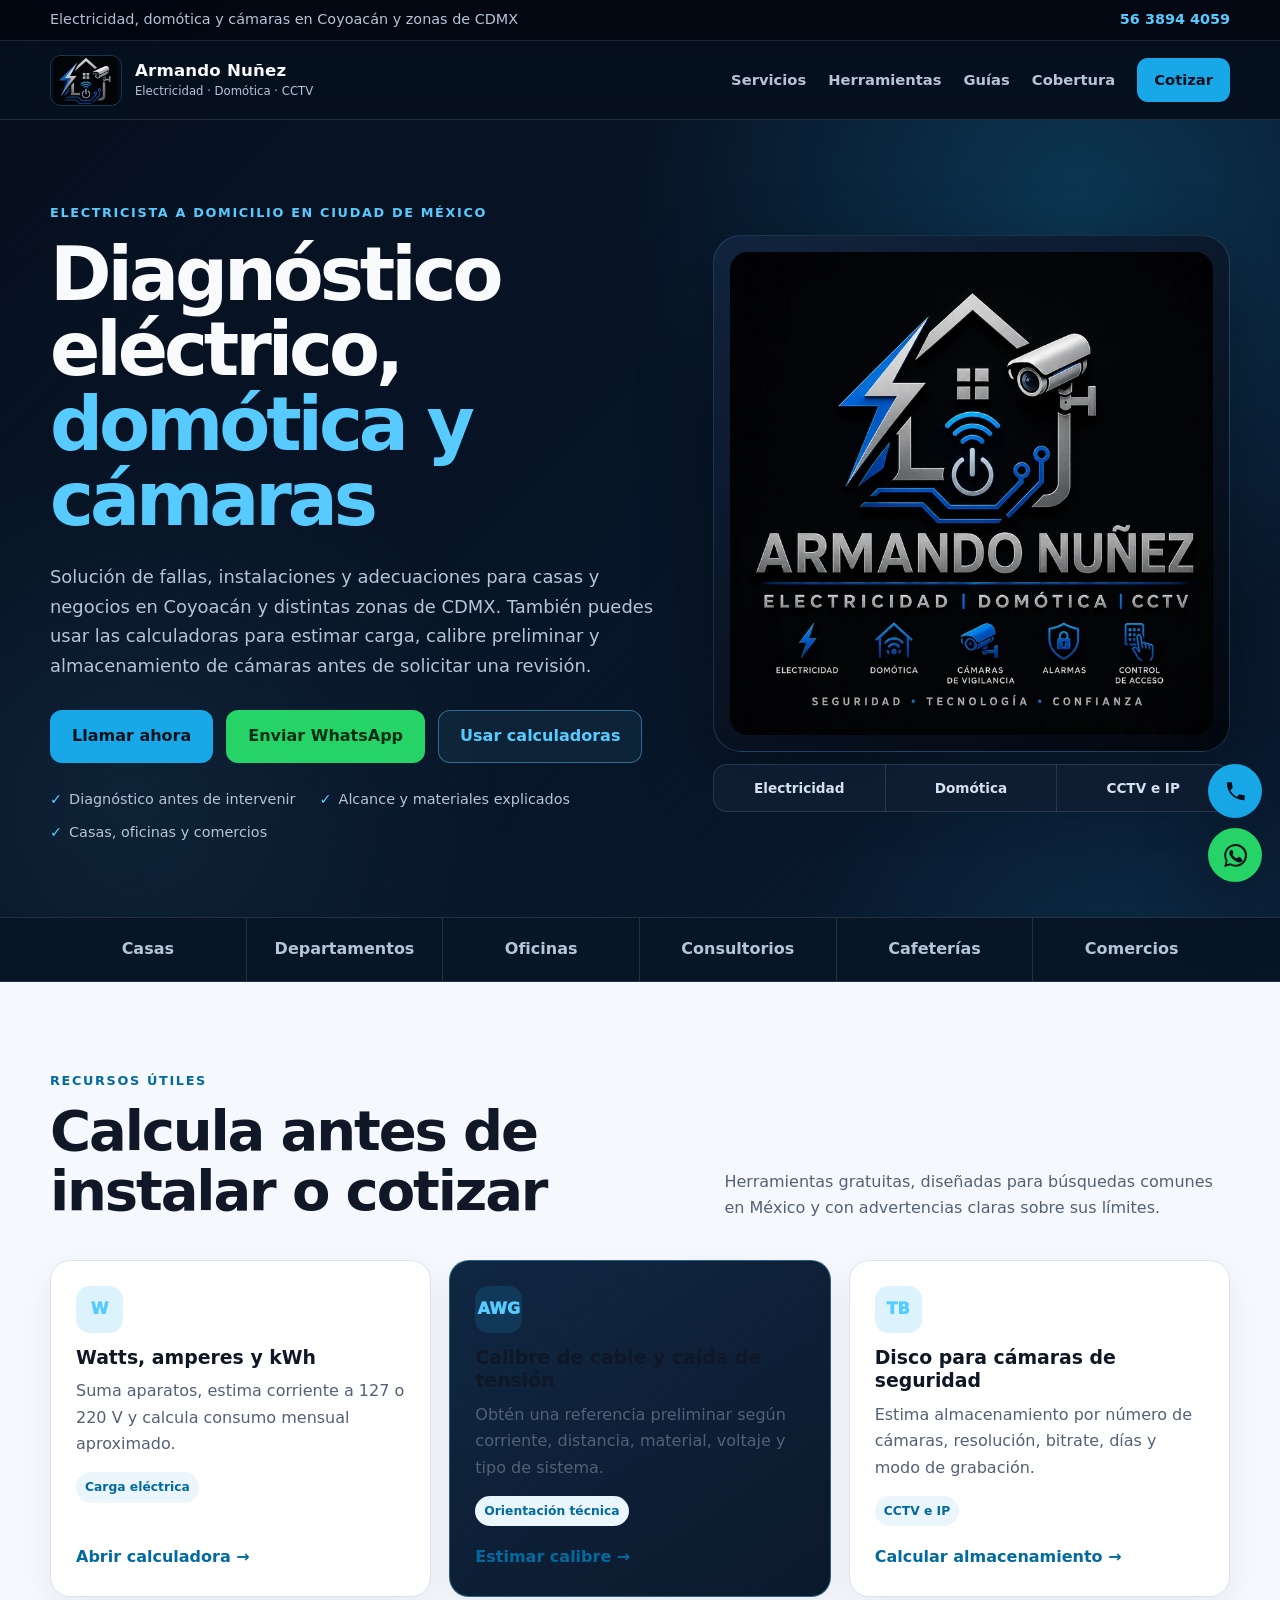
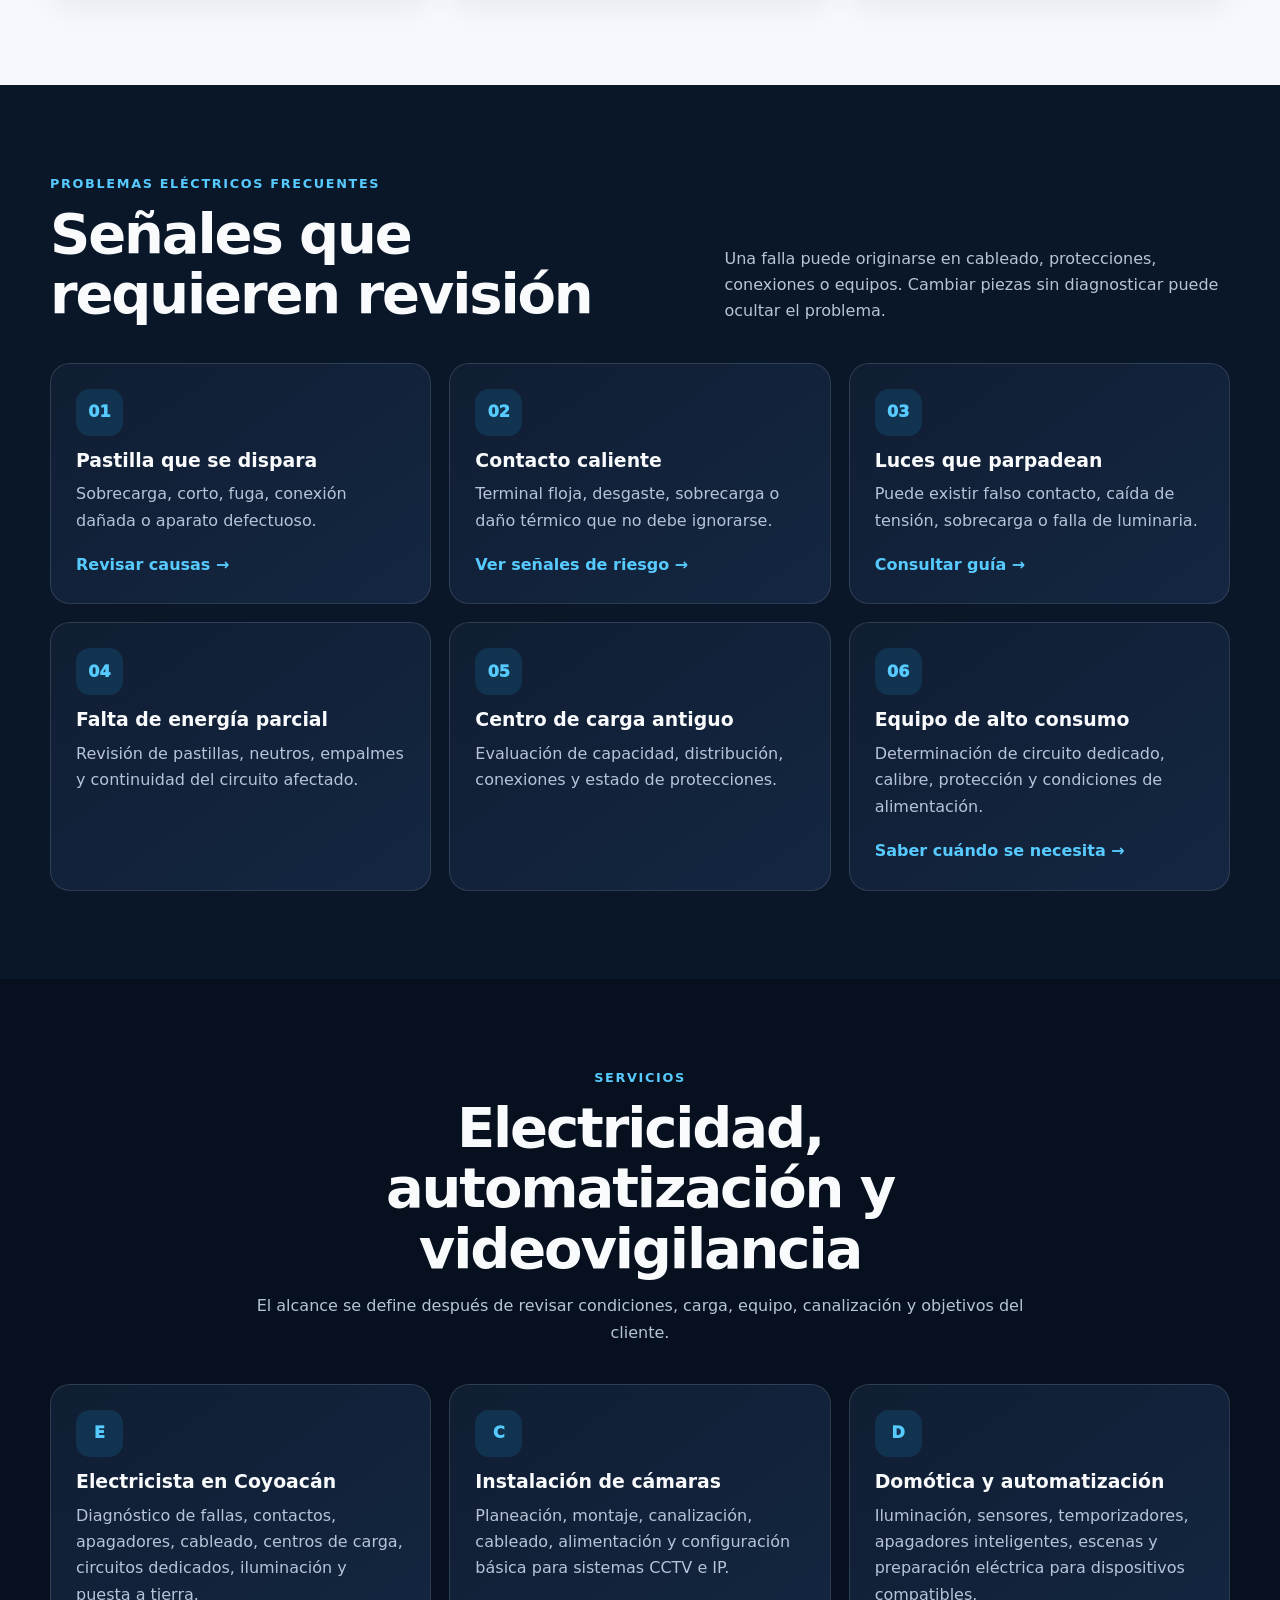
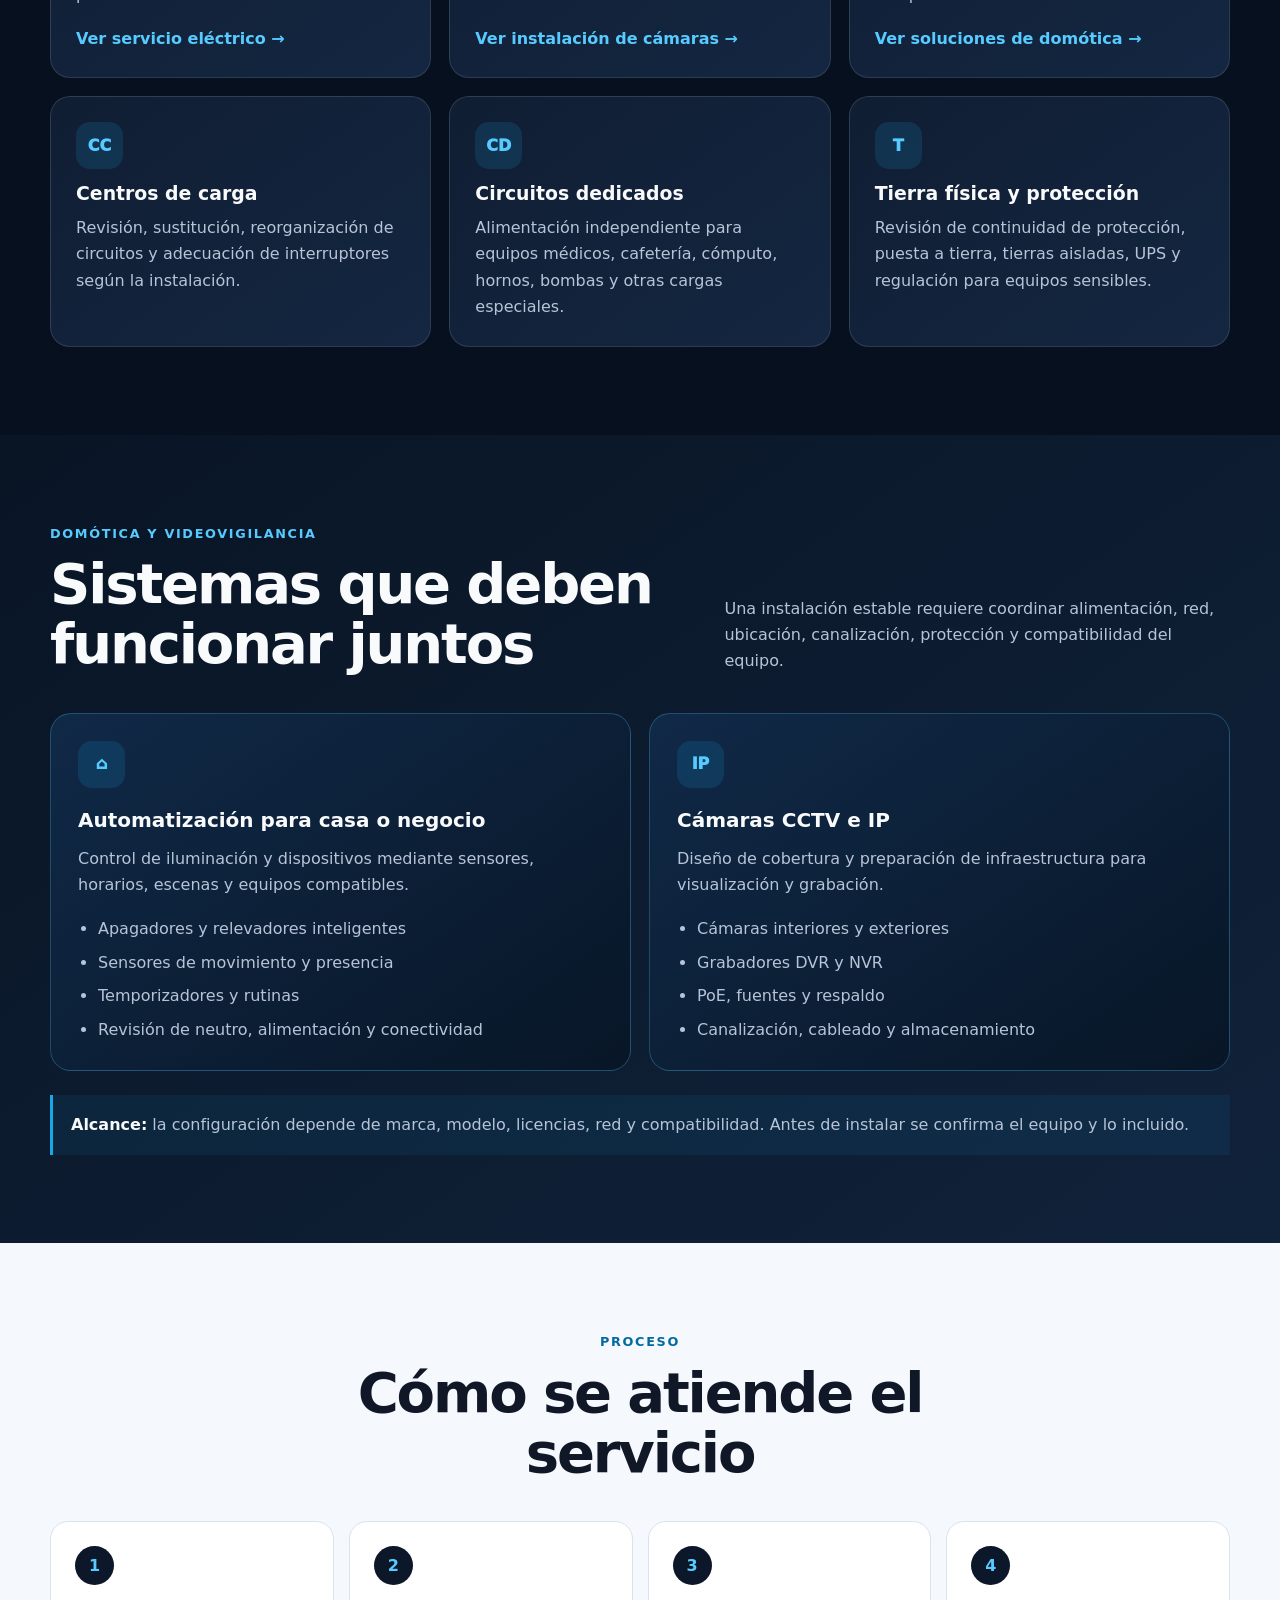
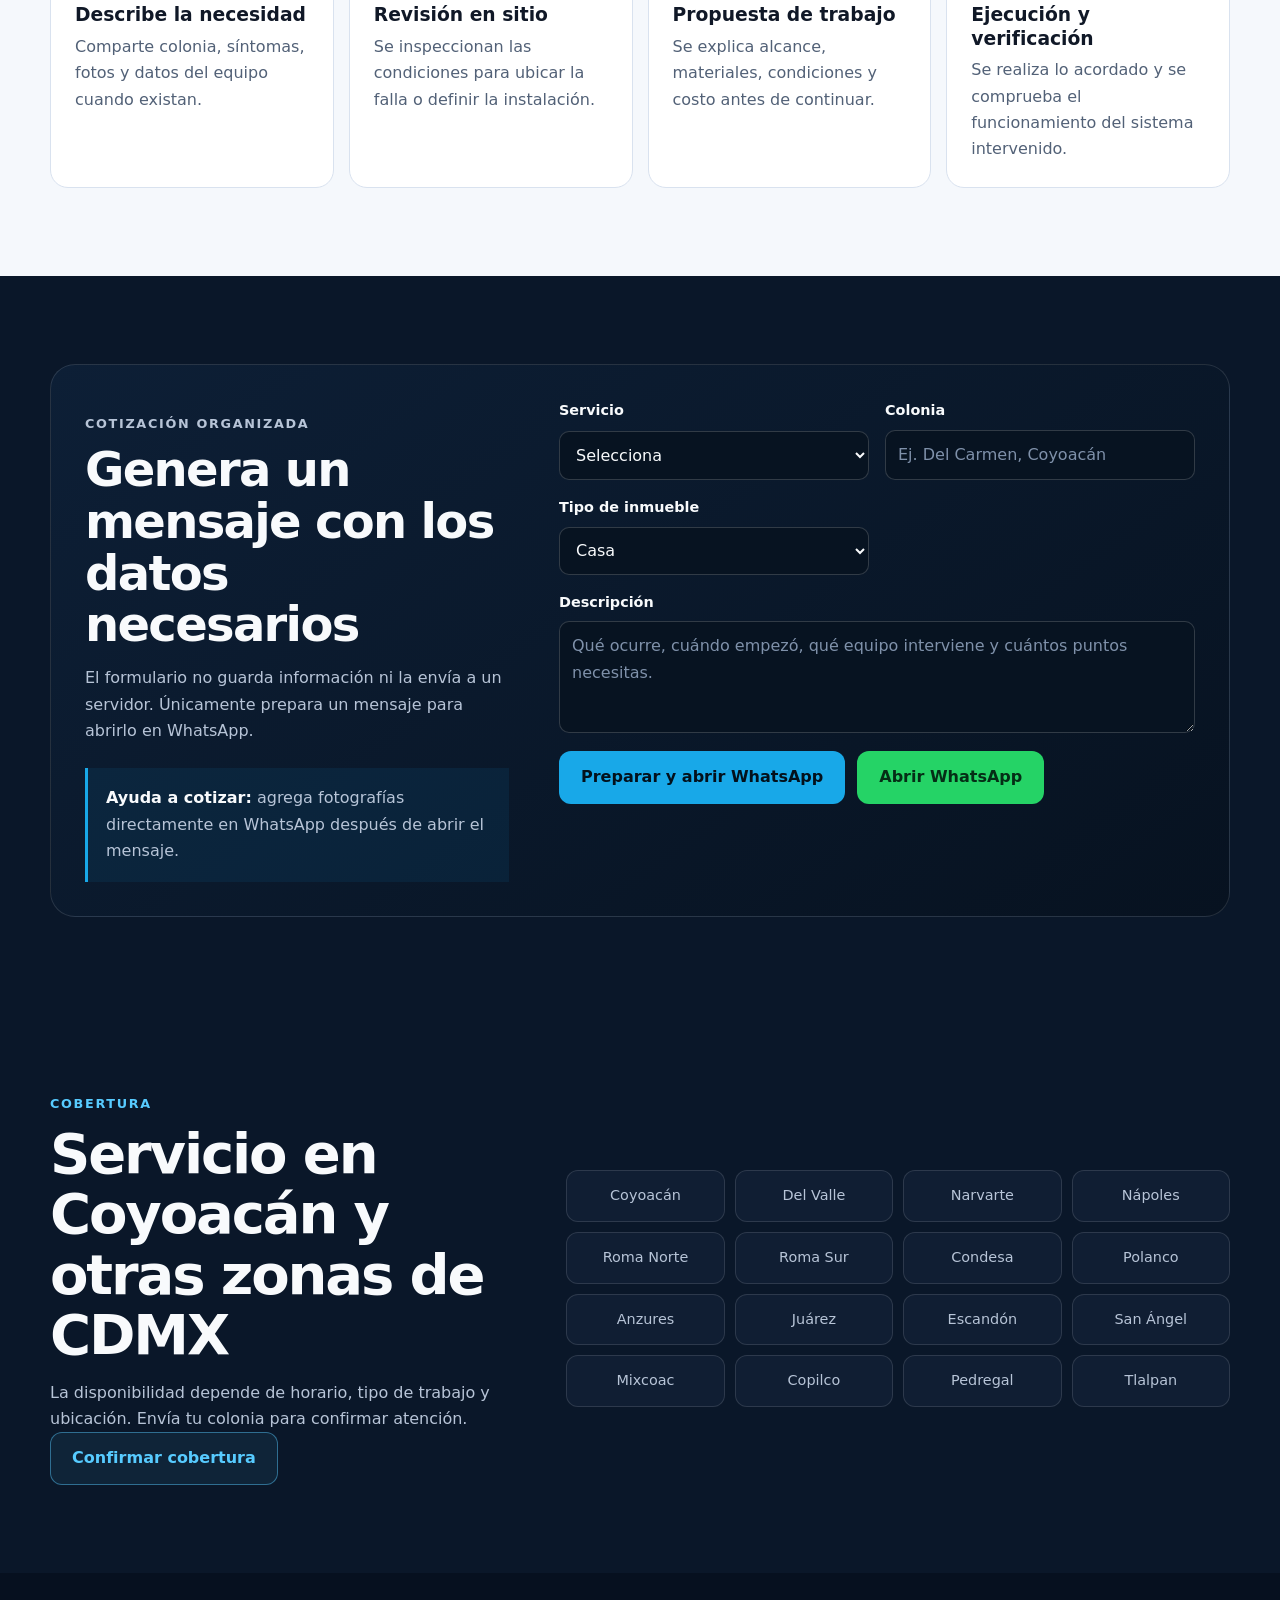
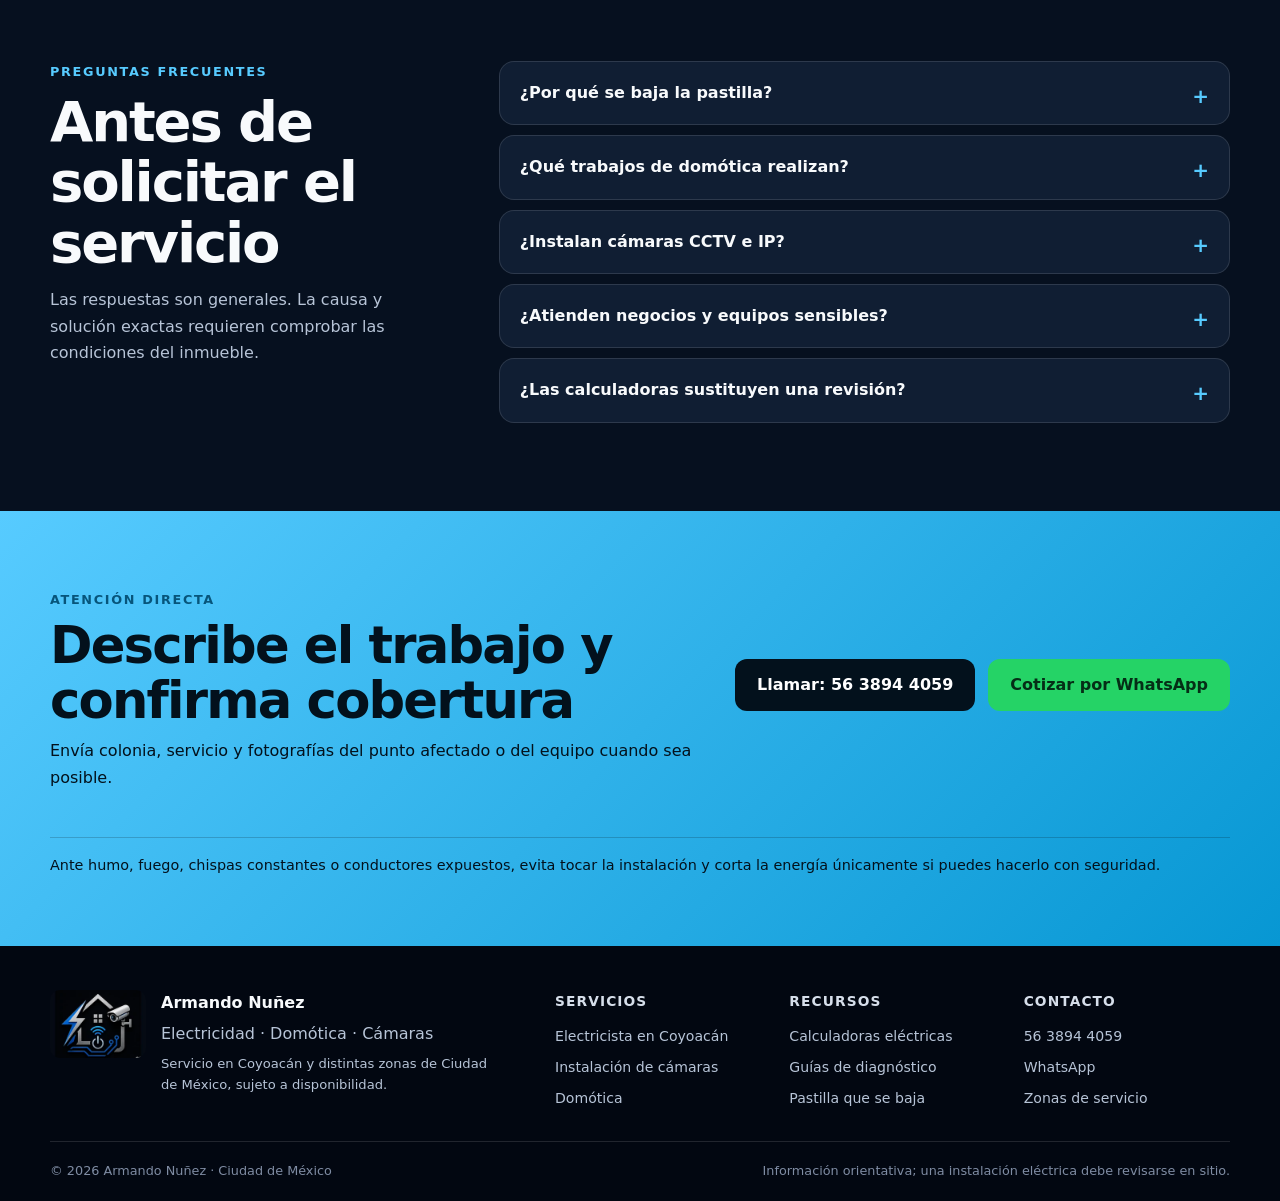
<file: index.html>
<!DOCTYPE html>
<html lang="es-MX">
<head>
  <!-- Google tag (gtag.js): Google Analytics 4 + Google Ads -->
  <script async src="https://www.googletagmanager.com/gtag/js?id=G-HE82QC0JTR"></script>
  <script>
    window.dataLayer = window.dataLayer || [];
    function gtag(){dataLayer.push(arguments);}
    gtag('js', new Date());

    // Google Analytics 4
    gtag('config', 'G-HE82QC0JTR');

    // Google Ads
    gtag('config', 'AW-804083603');
  </script>
  <meta charset="UTF-8">
  <meta name="viewport" content="width=device-width, initial-scale=1, viewport-fit=cover">
  <title>Electricista en Coyoacán y CDMX | Domótica y Cámaras</title>
  <meta name="description" content="Electricista en Coyoacán y CDMX: fallas, instalaciones, centros de carga, circuitos dedicados, domótica y cámaras. Calculadoras y guías gratuitas.">
  <meta name="robots" content="index,follow,max-image-preview:large,max-snippet:-1,max-video-preview:-1">
  <meta name="theme-color" content="#07101f">
  <meta name="format-detection" content="telephone=yes">
  <link rel="canonical" href="https://armando-np.github.io/armando-np.github.io-electricista-coyoacan-/">
  <link rel="icon" href="assets/favicon.svg" type="image/svg+xml">
  <link rel="apple-touch-icon" href="assets/icon-192.png">
  <link rel="manifest" href="site.webmanifest">
  <link rel="preload" href="assets/logo-armando-nunez.webp" as="image" type="image/webp">
  <link rel="stylesheet" href="assets/styles.css">
  <meta property="og:type" content="website">
  <meta property="og:locale" content="es_MX">
  <meta property="og:site_name" content="Armando Nuñez | Electricidad, Domótica y CCTV">
  <meta property="og:title" content="Electricista en Coyoacán y CDMX | Domótica y Cámaras">
  <meta property="og:description" content="Electricista en Coyoacán y CDMX: fallas, instalaciones, centros de carga, circuitos dedicados, domótica y cámaras. Calculadoras y guías gratuitas.">
  <meta property="og:url" content="https://armando-np.github.io/armando-np.github.io-electricista-coyoacan-/">
  <meta property="og:image" content="https://armando-np.github.io/armando-np.github.io-electricista-coyoacan-/assets/og-image.webp">
  <meta property="og:image:width" content="1200">
  <meta property="og:image:height" content="630">
  <meta property="og:image:alt" content="Armando Nuñez: electricidad, domótica y cámaras de vigilancia">
  <meta name="twitter:card" content="summary_large_image">
  <script type="application/ld+json">
{
  "@context": "https://schema.org",
  "@type": "Electrician",
  "@id": "https://armando-np.github.io/armando-np.github.io-electricista-coyoacan-/#negocio",
  "name": "Armando Nuñez | Electricidad, Domótica y CCTV",
  "url": "https://armando-np.github.io/armando-np.github.io-electricista-coyoacan-/",
  "logo": "https://armando-np.github.io/armando-np.github.io-electricista-coyoacan-/assets/logo-armando-nunez.webp",
  "image": "https://armando-np.github.io/armando-np.github.io-electricista-coyoacan-/assets/og-image.webp",
  "telephone": "+52 56 3894 4059",
  "description": "Diagnóstico, reparación e instalación eléctrica, domótica e instalación de cámaras de seguridad para casas y negocios en Coyoacán y otras zonas de Ciudad de México.",
  "areaServed": [
    "Coyoacán",
    "Del Valle",
    "Narvarte",
    "Nápoles",
    "Roma Norte",
    "Roma Sur",
    "Condesa",
    "Polanco",
    "Anzures",
    "Juárez",
    "Escandón",
    "San Ángel",
    "Mixcoac",
    "Copilco",
    "Pedregal",
    "Tlalpan"
  ],
  "serviceType": [
    "Diagnóstico de fallas eléctricas",
    "Reparación de cortocircuitos",
    "Instalaciones eléctricas",
    "Centros de carga",
    "Tierras físicas y aisladas",
    "Circuitos para equipos sensibles",
    "Domótica y automatización",
    "Instalación de cámaras de seguridad CCTV e IP"
  ],
  "priceRange": "$$"
}
</script>
  <script type="application/ld+json">
{
  "@context": "https://schema.org",
  "@type": "WebSite",
  "@id": "https://armando-np.github.io/armando-np.github.io-electricista-coyoacan-/#website",
  "url": "https://armando-np.github.io/armando-np.github.io-electricista-coyoacan-/",
  "name": "Armando Nuñez | Electricidad, Domótica y CCTV",
  "inLanguage": "es-MX",
  "publisher": {
    "@id": "https://armando-np.github.io/armando-np.github.io-electricista-coyoacan-/#negocio"
  }
}
</script>
  <script type="application/ld+json">
{
  "@context": "https://schema.org",
  "@type": "FAQPage",
  "mainEntity": [
    {
      "@type": "Question",
      "name": "¿Por qué se baja la pastilla eléctrica?",
      "acceptedAnswer": {
        "@type": "Answer",
        "text": "Puede deberse a sobrecarga, cortocircuito, fuga, una conexión defectuosa o un aparato con falla. No conviene aumentar la capacidad de la protección sin revisar conductor y carga."
      }
    },
    {
      "@type": "Question",
      "name": "¿Instalan cámaras de seguridad CCTV e IP?",
      "acceptedAnswer": {
        "@type": "Answer",
        "text": "Sí. El servicio puede incluir planeación de ubicación, canalización, cableado, alimentación, montaje y configuración básica, según el equipo y el alcance acordado."
      }
    },
    {
      "@type": "Question",
      "name": "¿Qué trabajos de domótica realizan?",
      "acceptedAnswer": {
        "@type": "Answer",
        "text": "Automatización de iluminación, sensores, temporizadores, apagadores inteligentes y rutinas compatibles, previa revisión de alimentación, conectividad y sistema elegido."
      }
    },
    {
      "@type": "Question",
      "name": "¿En qué zonas ofrecen servicio?",
      "acceptedAnswer": {
        "@type": "Answer",
        "text": "Se atiende Coyoacán y, sujeto a disponibilidad, otras zonas de Ciudad de México como Del Valle, Narvarte, Nápoles, Roma, Condesa, San Ángel, Mixcoac, Copilco y Tlalpan."
      }
    }
  ]
}
</script>
</head><body>
  <a class="skip-link" href="#contenido">Saltar al contenido</a>
  <div class="utility-bar">
    <div class="container utility-content">
      <span>Electricidad, domótica y cámaras en Coyoacán y zonas de CDMX</span>
      <a class="track-call" href="tel:+525638944059">56 3894 4059</a>
    </div>
  </div>
  <header class="site-header" id="inicio">
    <div class="container nav-wrap">
      <a class="brand" href="./" aria-label="Ir a la página principal">
        <img src="assets/brand-emblem.webp" width="72" height="51" alt="" aria-hidden="true">
        <span>
          <strong>Armando Nuñez</strong>
          <small>Electricidad · Domótica · CCTV</small>
        </span>
      </a>
      <button class="menu-button" type="button" aria-expanded="false" aria-controls="main-nav">
        <span class="menu-icon" aria-hidden="true"></span>
        <span>Menú</span>
      </button>
      <nav id="main-nav" class="main-nav" aria-label="Navegación principal">
        <a href="servicios/electricista-coyoacan.html">Servicios</a>
        <a href="herramientas/">Herramientas</a>
        <a href="guias/">Guías</a>
        <a href="./#zonas">Cobertura</a>
        <a class="nav-cta" href="./#cotizar">Cotizar</a>
      </nav>
    </div>
  </header>
  <main id="contenido">
    <section class="hero">
      <div class="container hero-grid">
        <div>
          <p class="eyebrow">Electricista a domicilio en Ciudad de México</p>
          <h1>Diagnóstico eléctrico, <span>domótica y cámaras</span></h1>
          <p class="hero-lead">
            Solución de fallas, instalaciones y adecuaciones para casas y negocios en Coyoacán y distintas zonas de CDMX.
            También puedes usar las calculadoras para estimar carga, calibre preliminar y almacenamiento de cámaras antes de solicitar una revisión.
          </p>
          <div class="hero-actions">
            <a class="button button-primary track-call" href="tel:+525638944059">Llamar ahora</a>
            <a class="button button-whatsapp track-whatsapp"
               href="https://wa.me/525638944059?text=Hola%2C%20necesito%20una%20cotizaci%C3%B3n.%20Mi%20colonia%20es%3A%20"
               target="_blank" rel="noopener noreferrer">Enviar WhatsApp</a>
            <a class="button button-secondary" href="herramientas/">Usar calculadoras</a>
          </div>
          <ul class="trust-list" aria-label="Características del servicio">
            <li>Diagnóstico antes de intervenir</li>
            <li>Alcance y materiales explicados</li>
            <li>Casas, oficinas y comercios</li>
          </ul>
        </div>
        <div class="hero-visual">
          <div class="logo-panel">
            <img src="assets/logo-armando-nunez.webp" width="760" height="760"
                 alt="Armando Nuñez, servicios de electricidad, domótica y cámaras de vigilancia" fetchpriority="high">
          </div>
          <div class="hero-service-strip" aria-label="Servicios principales">
            <span>Electricidad</span><span>Domótica</span><span>CCTV e IP</span>
          </div>
        </div>
      </div>
    </section>

    <section class="quick-proof" aria-label="Tipos de clientes">
      <div class="container proof-grid">
        <span>Casas</span><span>Departamentos</span><span>Oficinas</span>
        <span>Consultorios</span><span>Cafeterías</span><span>Comercios</span>
      </div>
    </section>

    <section class="section section-light" aria-labelledby="recursos-title">
      <div class="container">
        <div class="section-heading split-heading">
          <div>
            <p class="section-label">Recursos útiles</p>
            <h2 id="recursos-title">Calcula antes de instalar o cotizar</h2>
          </div>
          <p>Herramientas gratuitas, diseñadas para búsquedas comunes en México y con advertencias claras sobre sus límites.</p>
        </div>
        <div class="card-grid">
          <article class="tool-card">
            <div class="card-icon">W</div>
            <h3>Watts, amperes y kWh</h3>
            <p>Suma aparatos, estima corriente a 127 o 220 V y calcula consumo mensual aproximado.</p>
            <span class="card-meta">Carga eléctrica</span>
            <a class="card-link" href="herramientas/calculadora-consumo-electrico.html">Abrir calculadora</a>
          </article>
          <article class="tool-card featured">
            <div class="card-icon">AWG</div>
            <h3>Calibre de cable y caída de tensión</h3>
            <p>Obtén una referencia preliminar según corriente, distancia, material, voltaje y tipo de sistema.</p>
            <span class="card-meta">Orientación técnica</span>
            <a class="card-link" href="herramientas/calculadora-calibre-cable.html">Estimar calibre</a>
          </article>
          <article class="tool-card">
            <div class="card-icon">TB</div>
            <h3>Disco para cámaras de seguridad</h3>
            <p>Estima almacenamiento por número de cámaras, resolución, bitrate, días y modo de grabación.</p>
            <span class="card-meta">CCTV e IP</span>
            <a class="card-link" href="herramientas/calculadora-almacenamiento-cctv.html">Calcular almacenamiento</a>
          </article>
        </div>
      </div>
    </section>

    <section id="problemas" class="section section-dark">
      <div class="container">
        <div class="section-heading split-heading">
          <div>
            <p class="section-label">Problemas eléctricos frecuentes</p>
            <h2>Señales que requieren revisión</h2>
          </div>
          <p>Una falla puede originarse en cableado, protecciones, conexiones o equipos. Cambiar piezas sin diagnosticar puede ocultar el problema.</p>
        </div>
        <div class="card-grid">
          <article class="feature-card"><div class="card-index">01</div><h3>Pastilla que se dispara</h3><p>Sobrecarga, corto, fuga, conexión dañada o aparato defectuoso.</p><a class="card-link" href="guias/por-que-se-baja-la-pastilla.html">Revisar causas</a></article>
          <article class="feature-card"><div class="card-index">02</div><h3>Contacto caliente</h3><p>Terminal floja, desgaste, sobrecarga o daño térmico que no debe ignorarse.</p><a class="card-link" href="guias/contacto-caliente.html">Ver señales de riesgo</a></article>
          <article class="feature-card"><div class="card-index">03</div><h3>Luces que parpadean</h3><p>Puede existir falso contacto, caída de tensión, sobrecarga o falla de luminaria.</p><a class="card-link" href="guias/luces-parpadean.html">Consultar guía</a></article>
          <article class="feature-card"><div class="card-index">04</div><h3>Falta de energía parcial</h3><p>Revisión de pastillas, neutros, empalmes y continuidad del circuito afectado.</p></article>
          <article class="feature-card"><div class="card-index">05</div><h3>Centro de carga antiguo</h3><p>Evaluación de capacidad, distribución, conexiones y estado de protecciones.</p></article>
          <article class="feature-card"><div class="card-index">06</div><h3>Equipo de alto consumo</h3><p>Determinación de circuito dedicado, calibre, protección y condiciones de alimentación.</p><a class="card-link" href="guias/circuito-dedicado.html">Saber cuándo se necesita</a></article>
        </div>
      </div>
    </section>

    <section id="servicios" class="section">
      <div class="container">
        <div class="section-heading centered">
          <p class="section-label">Servicios</p>
          <h2>Electricidad, automatización y videovigilancia</h2>
          <p>El alcance se define después de revisar condiciones, carga, equipo, canalización y objetivos del cliente.</p>
        </div>
        <div class="card-grid">
          <article class="service-card">
            <div class="card-icon">E</div>
            <h3>Electricista en Coyoacán</h3>
            <p>Diagnóstico de fallas, contactos, apagadores, cableado, centros de carga, circuitos dedicados, iluminación y puesta a tierra.</p>
            <a class="card-link" href="servicios/electricista-coyoacan.html">Ver servicio eléctrico</a>
          </article>
          <article class="service-card">
            <div class="card-icon">C</div>
            <h3>Instalación de cámaras</h3>
            <p>Planeación, montaje, canalización, cableado, alimentación y configuración básica para sistemas CCTV e IP.</p>
            <a class="card-link" href="servicios/instalacion-camaras-coyoacan.html">Ver instalación de cámaras</a>
          </article>
          <article class="service-card">
            <div class="card-icon">D</div>
            <h3>Domótica y automatización</h3>
            <p>Iluminación, sensores, temporizadores, apagadores inteligentes, escenas y preparación eléctrica para dispositivos compatibles.</p>
            <a class="card-link" href="servicios/domotica-coyoacan.html">Ver soluciones de domótica</a>
          </article>
          <article class="service-card">
            <div class="card-icon">CC</div>
            <h3>Centros de carga</h3>
            <p>Revisión, sustitución, reorganización de circuitos y adecuación de interruptores según la instalación.</p>
          </article>
          <article class="service-card">
            <div class="card-icon">CD</div>
            <h3>Circuitos dedicados</h3>
            <p>Alimentación independiente para equipos médicos, cafetería, cómputo, hornos, bombas y otras cargas especiales.</p>
          </article>
          <article class="service-card">
            <div class="card-icon">T</div>
            <h3>Tierra física y protección</h3>
            <p>Revisión de continuidad de protección, puesta a tierra, tierras aisladas, UPS y regulación para equipos sensibles.</p>
          </article>
        </div>
      </div>
    </section>

    <section class="section section-soft">
      <div class="container">
        <div class="section-heading split-heading">
          <div>
            <p class="section-label">Domótica y videovigilancia</p>
            <h2>Sistemas que deben funcionar juntos</h2>
          </div>
          <p>Una instalación estable requiere coordinar alimentación, red, ubicación, canalización, protección y compatibilidad del equipo.</p>
        </div>
        <div class="smart-grid">
          <article class="smart-card featured">
            <div class="card-icon">⌂</div>
            <h3>Automatización para casa o negocio</h3>
            <p>Control de iluminación y dispositivos mediante sensores, horarios, escenas y equipos compatibles.</p>
            <ul>
              <li>Apagadores y relevadores inteligentes</li>
              <li>Sensores de movimiento y presencia</li>
              <li>Temporizadores y rutinas</li>
              <li>Revisión de neutro, alimentación y conectividad</li>
            </ul>
          </article>
          <article class="smart-card featured">
            <div class="card-icon">IP</div>
            <h3>Cámaras CCTV e IP</h3>
            <p>Diseño de cobertura y preparación de infraestructura para visualización y grabación.</p>
            <ul>
              <li>Cámaras interiores y exteriores</li>
              <li>Grabadores DVR y NVR</li>
              <li>PoE, fuentes y respaldo</li>
              <li>Canalización, cableado y almacenamiento</li>
            </ul>
          </article>
        </div>
        <div class="scope-note"><strong>Alcance:</strong> la configuración depende de marca, modelo, licencias, red y compatibilidad. Antes de instalar se confirma el equipo y lo incluido.</div>
      </div>
    </section>

    <section class="section section-light">
      <div class="container">
        <div class="section-heading centered">
          <p class="section-label">Proceso</p>
          <h2>Cómo se atiende el servicio</h2>
        </div>
        <ol class="process-list">
          <li><span>1</span><h3>Describe la necesidad</h3><p>Comparte colonia, síntomas, fotos y datos del equipo cuando existan.</p></li>
          <li><span>2</span><h3>Revisión en sitio</h3><p>Se inspeccionan las condiciones para ubicar la falla o definir la instalación.</p></li>
          <li><span>3</span><h3>Propuesta de trabajo</h3><p>Se explica alcance, materiales, condiciones y costo antes de continuar.</p></li>
          <li><span>4</span><h3>Ejecución y verificación</h3><p>Se realiza lo acordado y se comprueba el funcionamiento del sistema intervenido.</p></li>
        </ol>
      </div>
    </section>

    <section id="cotizar" class="section section-dark">
      <div class="container quote-panel">
        <div class="quote-copy">
          <p class="section-label">Cotización organizada</p>
          <h2>Genera un mensaje con los datos necesarios</h2>
          <p>El formulario no guarda información ni la envía a un servidor. Únicamente prepara un mensaje para abrirlo en WhatsApp.</p>
          <div class="notice"><strong>Ayuda a cotizar:</strong> agrega fotografías directamente en WhatsApp después de abrir el mensaje.</div>
        </div>
        <form id="quote-form" aria-label="Preparar solicitud de cotización">
          <div class="form-grid">
            <div class="field">
              <label for="quote-service">Servicio</label>
              <select id="quote-service" name="servicio" required>
                <option value="">Selecciona</option>
                <option>Falla eléctrica</option>
                <option>Instalación o cableado</option>
                <option>Centro de carga</option>
                <option>Circuito dedicado</option>
                <option>Domótica</option>
                <option>Cámaras de seguridad</option>
                <option>Otro</option>
              </select>
            </div>
            <div class="field">
              <label for="quote-colony">Colonia</label>
              <input id="quote-colony" name="colonia" autocomplete="address-level3" placeholder="Ej. Del Carmen, Coyoacán" required>
            </div>
            <div class="field">
              <label for="quote-property">Tipo de inmueble</label>
              <select id="quote-property" name="inmueble">
                <option>Casa</option><option>Departamento</option><option>Oficina</option>
                <option>Consultorio</option><option>Comercio</option><option>Otro</option>
              </select>
            </div>
            <div class="field full">
              <label for="quote-detail">Descripción</label>
              <textarea id="quote-detail" name="detalle" placeholder="Qué ocurre, cuándo empezó, qué equipo interviene y cuántos puntos necesitas."></textarea>
            </div>
          </div>
          <div class="form-actions">
            <button class="button button-primary" type="submit">Preparar y abrir WhatsApp</button>
            <a id="quote-whatsapp" class="button button-whatsapp track-whatsapp" href="https://wa.me/525638944059" target="_blank" rel="noopener noreferrer">Abrir WhatsApp</a>
          </div>
        </form>
      </div>
    </section>

    <section id="zonas" class="section section-dark">
      <div class="container area-layout">
        <div>
          <p class="section-label">Cobertura</p>
          <h2>Servicio en Coyoacán y otras zonas de CDMX</h2>
          <p class="area-lead">La disponibilidad depende de horario, tipo de trabajo y ubicación. Envía tu colonia para confirmar atención.</p>
          <a class="button button-secondary track-whatsapp"
             href="https://wa.me/525638944059?text=Hola%2C%20quiero%20confirmar%20cobertura.%20Mi%20colonia%20es%3A%20"
             target="_blank" rel="noopener noreferrer">Confirmar cobertura</a>
        </div>
        <div class="area-list" aria-label="Zonas de servicio">
          <span>Coyoacán</span><span>Del Valle</span><span>Narvarte</span><span>Nápoles</span>
          <span>Roma Norte</span><span>Roma Sur</span><span>Condesa</span><span>Polanco</span>
          <span>Anzures</span><span>Juárez</span><span>Escandón</span><span>San Ángel</span>
          <span>Mixcoac</span><span>Copilco</span><span>Pedregal</span><span>Tlalpan</span>
        </div>
      </div>
    </section>

    <section class="section faq-section">
      <div class="container faq-layout">
        <div class="section-heading">
          <p class="section-label">Preguntas frecuentes</p>
          <h2>Antes de solicitar el servicio</h2>
          <p>Las respuestas son generales. La causa y solución exactas requieren comprobar las condiciones del inmueble.</p>
        </div>
        <div class="faq-list">
          <details><summary>¿Por qué se baja la pastilla?</summary><p>Puede existir sobrecarga, corto, fuga, conexión dañada o un aparato defectuoso. No conviene instalar una protección mayor sin comprobar el calibre y la carga.</p></details>
          <details><summary>¿Qué trabajos de domótica realizan?</summary><p>Automatización de iluminación, sensores, temporizadores, apagadores inteligentes y rutinas compatibles. El alcance depende del sistema, red e instalación existente.</p></details>
          <details><summary>¿Instalan cámaras CCTV e IP?</summary><p>Sí. Puede incluir ubicación, montaje, canalización, cableado, alimentación y configuración básica de acuerdo con el equipo y alcance cotizado.</p></details>
          <details><summary>¿Atienden negocios y equipos sensibles?</summary><p>Sí. Se revisa la infraestructura eléctrica para oficinas, consultorios, cafeterías, restaurantes, cómputo, UPS y otras cargas. No se anuncia reparación interna del equipo.</p></details>
          <details><summary>¿Las calculadoras sustituyen una revisión?</summary><p>No. Son herramientas orientativas. La selección final debe considerar aislamiento, terminales, canalización, temperatura, agrupamiento, protección, puesta a tierra y condiciones reales.</p></details>
        </div>
      </div>
    </section>

    <section class="contact-section">
      <div class="container contact-panel">
        <div>
          <p class="section-label">Atención directa</p>
          <h2>Describe el trabajo y confirma cobertura</h2>
          <p>Envía colonia, servicio y fotografías del punto afectado o del equipo cuando sea posible.</p>
        </div>
        <div class="contact-actions">
          <a class="button button-primary track-call" href="tel:+525638944059">Llamar: 56 3894 4059</a>
          <a class="button button-whatsapp track-whatsapp"
             href="https://wa.me/525638944059?text=Hola%2C%20necesito%20una%20cotizaci%C3%B3n.%20Mi%20colonia%20es%3A%20"
             target="_blank" rel="noopener noreferrer">Cotizar por WhatsApp</a>
        </div>
        <p class="safety-note">Ante humo, fuego, chispas constantes o conductores expuestos, evita tocar la instalación y corta la energía únicamente si puedes hacerlo con seguridad.</p>
      </div>
    </section>
  </main>
  <footer class="site-footer">
    <div class="container footer-main">
      <div class="footer-brand">
        <img src="assets/brand-emblem.webp" width="96" height="68" alt="" aria-hidden="true" loading="lazy">
        <div>
          <strong>Armando Nuñez</strong>
          <p>Electricidad · Domótica · Cámaras</p>
          <p class="footer-small">Servicio en Coyoacán y distintas zonas de Ciudad de México, sujeto a disponibilidad.</p>
        </div>
      </div>
      <div class="footer-links">
        <div>
          <h2>Servicios</h2>
          <a href="servicios/electricista-coyoacan.html">Electricista en Coyoacán</a>
          <a href="servicios/instalacion-camaras-coyoacan.html">Instalación de cámaras</a>
          <a href="servicios/domotica-coyoacan.html">Domótica</a>
        </div>
        <div>
          <h2>Recursos</h2>
          <a href="herramientas/">Calculadoras eléctricas</a>
          <a href="guias/">Guías de diagnóstico</a>
          <a href="guias/por-que-se-baja-la-pastilla.html">Pastilla que se baja</a>
        </div>
        <div>
          <h2>Contacto</h2>
          <a class="track-call" href="tel:+525638944059">56 3894 4059</a>
          <a class="track-whatsapp" href="https://wa.me/525638944059" target="_blank" rel="noopener noreferrer">WhatsApp</a>
          <a href="./#zonas">Zonas de servicio</a>
        </div>
      </div>
    </div>
    <div class="container footer-bottom">
      <span>© 2026 Armando Nuñez · Ciudad de México</span>
      <span>Información orientativa; una instalación eléctrica debe revisarse en sitio.</span>
    </div>
  </footer>
  <div class="floating-actions" aria-label="Contacto rápido">
    <a class="floating-button floating-call track-call" href="tel:+525638944059" aria-label="Llamar a Armando Nuñez">
      <svg viewBox="0 0 24 24" aria-hidden="true"><path d="M6.6 10.8c1.5 3 3.8 5.4 6.8 6.8l2.3-2.3c.3-.3.7-.4 1.1-.2 1.2.4 2.5.6 3.8.6.6 0 1 .4 1 1V20c0 .6-.4 1-1 1C10.9 21 3 13.1 3 3.4c0-.6.4-1 1-1h3.4c.6 0 1 .4 1 1 0 1.3.2 2.6.6 3.8.1.4 0 .8-.2 1.1l-2.2 2.5z"/></svg>
    </a>
    <a class="floating-button floating-whatsapp track-whatsapp" href="https://wa.me/525638944059" target="_blank" rel="noopener noreferrer" aria-label="Enviar WhatsApp a Armando Nuñez">
      <svg viewBox="0 0 24 24" aria-hidden="true"><path d="M20.5 3.5A11.8 11.8 0 0 0 12.1 0C5.6 0 .3 5.3.3 11.8c0 2.1.5 4.1 1.6 5.9L.2 24l6.5-1.7c1.7.9 3.6 1.4 5.5 1.4 6.5 0 11.8-5.3 11.8-11.8 0-3.2-1.2-6.1-3.5-8.4zm-8.3 18.2c-1.8 0-3.6-.5-5.1-1.4l-.4-.2-3.9 1 1-3.8-.2-.4a9.8 9.8 0 1 1 8.6 4.8zm5.4-7.3c-.3-.1-1.7-.8-2-1-.3-.1-.5-.1-.7.2-.2.3-.8 1-1 1.2-.2.2-.4.2-.7.1-1.8-.9-3-1.6-4.2-3.7-.3-.6.3-.5.9-1.8.1-.2 0-.4 0-.6l-.9-2.1c-.2-.5-.5-.5-.7-.5h-.6c-.2 0-.6.1-.9.4-.3.3-1.2 1.2-1.2 2.9s1.2 3.3 1.4 3.6c.1.2 2.4 3.7 5.9 5.2.8.4 1.5.6 2 .7.8.3 1.6.2 2.2.1.7-.1 1.7-.7 1.9-1.4.2-.7.2-1.3.2-1.4-.1-.2-.3-.3-.6-.4z"/></svg>
    </a>
  </div>
  <script src="assets/script.js" defer></script>
</body>
</html>
</file>
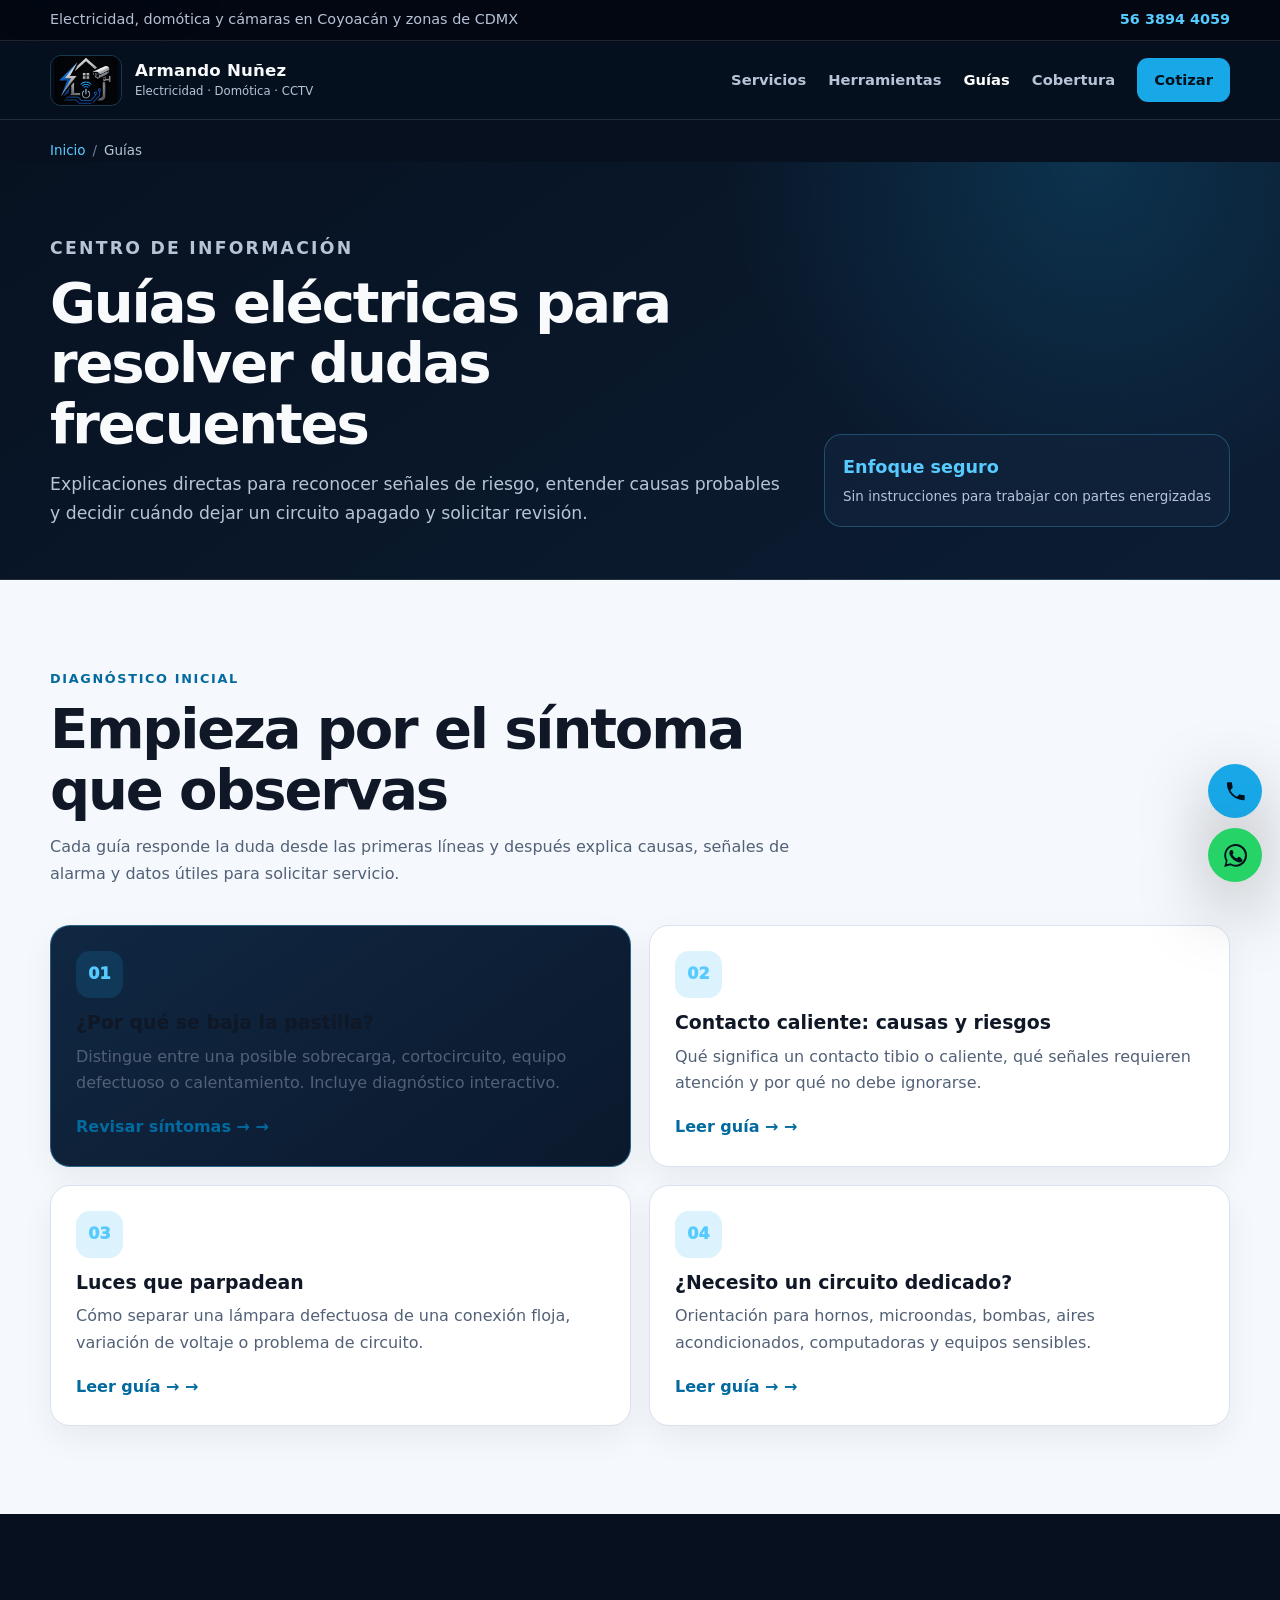
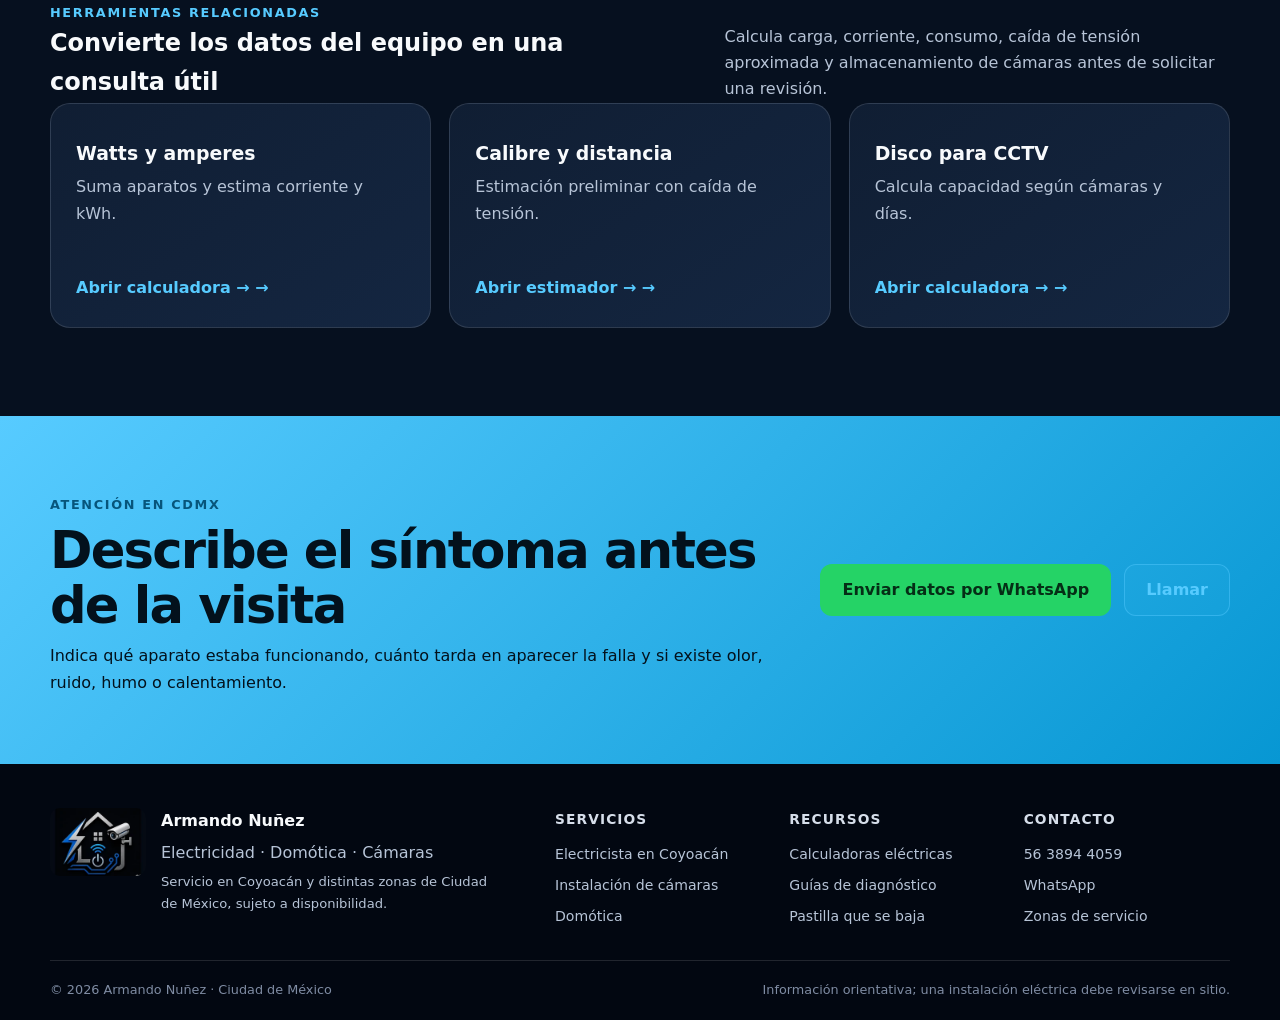
<file: guias/index.html>
<!DOCTYPE html>
<html lang="es-MX">
<head>
  <!-- Google tag (gtag.js): Google Analytics 4 + Google Ads -->
  <script async src="https://www.googletagmanager.com/gtag/js?id=G-HE82QC0JTR"></script>
  <script>
    window.dataLayer = window.dataLayer || [];
    function gtag(){dataLayer.push(arguments);}
    gtag('js', new Date());

    // Google Analytics 4
    gtag('config', 'G-HE82QC0JTR');

    // Google Ads
    gtag('config', 'AW-804083603');
  </script>
  <meta charset="UTF-8">
  <meta name="viewport" content="width=device-width, initial-scale=1, viewport-fit=cover">
  <title>Guías eléctricas para casa y negocio | Coyoacán, CDMX</title>
  <meta name="description" content="Guías claras para identificar pastillas que se bajan, contactos calientes, luces que parpadean y cuándo conviene instalar un circuito dedicado.">
  <meta name="robots" content="index,follow,max-image-preview:large,max-snippet:-1,max-video-preview:-1">
  <meta name="theme-color" content="#07101f">
  <meta name="format-detection" content="telephone=yes">
  <link rel="canonical" href="https://armando-np.github.io/armando-np.github.io-electricista-coyoacan-/guias/">
  <link rel="icon" href="../assets/favicon.svg" type="image/svg+xml">
  <link rel="apple-touch-icon" href="../assets/icon-192.png">
  <link rel="manifest" href="../site.webmanifest">
  <link rel="stylesheet" href="../assets/styles.css">
  <meta property="og:type" content="website">
  <meta property="og:locale" content="es_MX">
  <meta property="og:site_name" content="Armando Nuñez | Electricidad, Domótica y CCTV">
  <meta property="og:title" content="Guías eléctricas para casa y negocio | Coyoacán, CDMX">
  <meta property="og:description" content="Guías claras para identificar pastillas que se bajan, contactos calientes, luces que parpadean y cuándo conviene instalar un circuito dedicado.">
  <meta property="og:url" content="https://armando-np.github.io/armando-np.github.io-electricista-coyoacan-/guias/">
  <meta property="og:image" content="https://armando-np.github.io/armando-np.github.io-electricista-coyoacan-/assets/og-image.webp">
  <meta property="og:image:width" content="1200">
  <meta property="og:image:height" content="630">
  <meta property="og:image:alt" content="Armando Nuñez: electricidad, domótica y cámaras de vigilancia">
  <meta name="twitter:card" content="summary_large_image">
  <script type="application/ld+json">
{
  "@context": "https://schema.org",
  "@type": "Electrician",
  "@id": "https://armando-np.github.io/armando-np.github.io-electricista-coyoacan-/#negocio",
  "name": "Armando Nuñez | Electricidad, Domótica y CCTV",
  "url": "https://armando-np.github.io/armando-np.github.io-electricista-coyoacan-/",
  "logo": "https://armando-np.github.io/armando-np.github.io-electricista-coyoacan-/assets/logo-armando-nunez.webp",
  "image": "https://armando-np.github.io/armando-np.github.io-electricista-coyoacan-/assets/og-image.webp",
  "telephone": "+52 56 3894 4059",
  "description": "Diagnóstico, reparación e instalación eléctrica, domótica e instalación de cámaras de seguridad para casas y negocios en Coyoacán y otras zonas de Ciudad de México.",
  "areaServed": [
    "Coyoacán",
    "Del Valle",
    "Narvarte",
    "Nápoles",
    "Roma Norte",
    "Roma Sur",
    "Condesa",
    "Polanco",
    "Anzures",
    "Juárez",
    "Escandón",
    "San Ángel",
    "Mixcoac",
    "Copilco",
    "Pedregal",
    "Tlalpan"
  ],
  "serviceType": [
    "Diagnóstico de fallas eléctricas",
    "Reparación de cortocircuitos",
    "Instalaciones eléctricas",
    "Centros de carga",
    "Tierras físicas y aisladas",
    "Circuitos para equipos sensibles",
    "Domótica y automatización",
    "Instalación de cámaras de seguridad CCTV e IP"
  ],
  "priceRange": "$$"
}
</script>
  <script type="application/ld+json">
{
  "@context": "https://schema.org",
  "@type": "BreadcrumbList",
  "itemListElement": [
    {
      "@type": "ListItem",
      "position": 1,
      "name": "Inicio",
      "item": "https://armando-np.github.io/armando-np.github.io-electricista-coyoacan-/"
    },
    {
      "@type": "ListItem",
      "position": 2,
      "name": "Guías"
    }
  ]
}
</script>
</head>
<body>
  <a class="skip-link" href="#contenido">Saltar al contenido</a>
  <div class="utility-bar">
    <div class="container utility-content">
      <span>Electricidad, domótica y cámaras en Coyoacán y zonas de CDMX</span>
      <a class="track-call" href="tel:+525638944059">56 3894 4059</a>
    </div>
  </div>
  <header class="site-header" id="inicio">
    <div class="container nav-wrap">
      <a class="brand" href="../" aria-label="Ir a la página principal">
        <img src="../assets/brand-emblem.webp" width="72" height="51" alt="" aria-hidden="true">
        <span><strong>Armando Nuñez</strong><small>Electricidad · Domótica · CCTV</small></span>
      </a>
      <button class="menu-button" type="button" aria-expanded="false" aria-controls="main-nav"><span class="menu-icon" aria-hidden="true"></span><span>Menú</span></button>
      <nav id="main-nav" class="main-nav" aria-label="Navegación principal">
        <a href="../servicios/electricista-coyoacan.html">Servicios</a>
        <a href="../herramientas/">Herramientas</a>
        <a href="../guias/" aria-current="page">Guías</a>
        <a href="../#zonas">Cobertura</a>
        <a class="nav-cta" href="../#cotizar">Cotizar</a>
      </nav>
    </div>
  </header>
<nav class="breadcrumbs container" aria-label="Migas de pan"><ol><li><a href="../">Inicio</a></li><li aria-current="page">Guías</li></ol></nav>
  <main id="contenido">
    <section class="content-hero"><div class="container"><div><p class="section-label">Centro de información</p><h1>Guías eléctricas para resolver dudas frecuentes</h1><p>Explicaciones directas para reconocer señales de riesgo, entender causas probables y decidir cuándo dejar un circuito apagado y solicitar revisión.</p></div><div class="hero-badge"><strong>Enfoque seguro</strong><span>Sin instrucciones para trabajar con partes energizadas</span></div></div></section>
    <section class="section section-light"><div class="container">
      <div class="section-heading"><p class="section-label">Diagnóstico inicial</p><h2>Empieza por el síntoma que observas</h2><p>Cada guía responde la duda desde las primeras líneas y después explica causas, señales de alarma y datos útiles para solicitar servicio.</p></div>
      <div class="card-grid two">
        <article class="tool-card featured"><span class="card-index">01</span><h3>¿Por qué se baja la pastilla?</h3><p>Distingue entre una posible sobrecarga, cortocircuito, equipo defectuoso o calentamiento. Incluye diagnóstico interactivo.</p><a class="card-link" href="por-que-se-baja-la-pastilla.html">Revisar síntomas →</a></article>
        <article class="tool-card"><span class="card-index">02</span><h3>Contacto caliente: causas y riesgos</h3><p>Qué significa un contacto tibio o caliente, qué señales requieren atención y por qué no debe ignorarse.</p><a class="card-link" href="contacto-caliente.html">Leer guía →</a></article>
        <article class="tool-card"><span class="card-index">03</span><h3>Luces que parpadean</h3><p>Cómo separar una lámpara defectuosa de una conexión floja, variación de voltaje o problema de circuito.</p><a class="card-link" href="luces-parpadean.html">Leer guía →</a></article>
        <article class="tool-card"><span class="card-index">04</span><h3>¿Necesito un circuito dedicado?</h3><p>Orientación para hornos, microondas, bombas, aires acondicionados, computadoras y equipos sensibles.</p><a class="card-link" href="circuito-dedicado.html">Leer guía →</a></article>
      </div>
    </div></section>
    <section class="section"><div class="container split-heading"><div><p class="section-label">Herramientas relacionadas</p><h2>Convierte los datos del equipo en una consulta útil</h2></div><p>Calcula carga, corriente, consumo, caída de tensión aproximada y almacenamiento de cámaras antes de solicitar una revisión.</p></div><div class="container card-grid three">
      <article class="feature-card"><h3>Watts y amperes</h3><p>Suma aparatos y estima corriente y kWh.</p><a class="card-link" href="../herramientas/calculadora-consumo-electrico.html">Abrir calculadora →</a></article>
      <article class="feature-card"><h3>Calibre y distancia</h3><p>Estimación preliminar con caída de tensión.</p><a class="card-link" href="../herramientas/calculadora-calibre-cable.html">Abrir estimador →</a></article>
      <article class="feature-card"><h3>Disco para CCTV</h3><p>Calcula capacidad según cámaras y días.</p><a class="card-link" href="../herramientas/calculadora-almacenamiento-cctv.html">Abrir calculadora →</a></article>
    </div></section>
    <section class="contact-section"><div class="container contact-panel"><div><p class="section-label">Atención en CDMX</p><h2>Describe el síntoma antes de la visita</h2><p>Indica qué aparato estaba funcionando, cuánto tarda en aparecer la falla y si existe olor, ruido, humo o calentamiento.</p></div><div class="contact-actions"><a class="button button-whatsapp track-whatsapp" href="https://wa.me/525638944059?text=Hola%2C%20necesito%20orientaci%C3%B3n%20sobre%20una%20falla%20el%C3%A9ctrica." target="_blank" rel="noopener noreferrer">Enviar datos por WhatsApp</a><a class="button button-secondary track-call" href="tel:+525638944059">Llamar</a></div></div></section>
  </main>
  <footer class="site-footer">
    <div class="container footer-main">
      <div class="footer-brand">
        <img src="../assets/brand-emblem.webp" width="96" height="68" alt="" aria-hidden="true" loading="lazy">
        <div><strong>Armando Nuñez</strong><p>Electricidad · Domótica · Cámaras</p><p class="footer-small">Servicio en Coyoacán y distintas zonas de Ciudad de México, sujeto a disponibilidad.</p></div>
      </div>
      <div class="footer-links">
        <div><h2>Servicios</h2><a href="../servicios/electricista-coyoacan.html">Electricista en Coyoacán</a><a href="../servicios/instalacion-camaras-coyoacan.html">Instalación de cámaras</a><a href="../servicios/domotica-coyoacan.html">Domótica</a></div>
        <div><h2>Recursos</h2><a href="../herramientas/">Calculadoras eléctricas</a><a href="../guias/">Guías de diagnóstico</a><a href="../guias/por-que-se-baja-la-pastilla.html">Pastilla que se baja</a></div>
        <div><h2>Contacto</h2><a class="track-call" href="tel:+525638944059">56 3894 4059</a><a class="track-whatsapp" href="https://wa.me/525638944059" target="_blank" rel="noopener noreferrer">WhatsApp</a><a href="../#zonas">Zonas de servicio</a></div>
      </div>
    </div>
    <div class="container footer-bottom"><span>© 2026 Armando Nuñez · Ciudad de México</span><span>Información orientativa; una instalación eléctrica debe revisarse en sitio.</span></div>
  </footer>
  <div class="floating-actions" aria-label="Contacto rápido">
    <a class="floating-button floating-call track-call" href="tel:+525638944059" aria-label="Llamar a Armando Nuñez"><svg viewBox="0 0 24 24" aria-hidden="true"><path d="M6.6 10.8c1.5 3 3.8 5.4 6.8 6.8l2.3-2.3c.3-.3.7-.4 1.1-.2 1.2.4 2.5.6 3.8.6.6 0 1 .4 1 1V20c0 .6-.4 1-1 1C10.9 21 3 13.1 3 3.4c0-.6.4-1 1-1h3.4c.6 0 1 .4 1 1 0 1.3.2 2.6.6 3.8.1.4 0 .8-.2 1.1l-2.2 2.5z"/></svg></a>
    <a class="floating-button floating-whatsapp track-whatsapp" href="https://wa.me/525638944059" target="_blank" rel="noopener noreferrer" aria-label="Enviar WhatsApp a Armando Nuñez"><svg viewBox="0 0 24 24" aria-hidden="true"><path d="M20.5 3.5A11.8 11.8 0 0 0 12.1 0C5.6 0 .3 5.3.3 11.8c0 2.1.5 4.1 1.6 5.9L.2 24l6.5-1.7c1.7.9 3.6 1.4 5.5 1.4 6.5 0 11.8-5.3 11.8-11.8 0-3.2-1.2-6.1-3.5-8.4zm-8.3 18.2c-1.8 0-3.6-.5-5.1-1.4l-.4-.2-3.9 1 1-3.8-.2-.4a9.8 9.8 0 1 1 8.6 4.8zm5.4-7.3c-.3-.1-1.7-.8-2-1-.3-.1-.5-.1-.7.2-.2.3-.8 1-1 1.2-.2.2-.4.2-.7.1-1.8-.9-3-1.6-4.2-3.7-.3-.6.3-.5.9-1.8.1-.2 0-.4 0-.6l-.9-2.1c-.2-.5-.5-.5-.7-.5h-.6c-.2 0-.6.1-.9.4-.3.3-1.2 1.2-1.2 2.9s1.2 3.3 1.4 3.6c.1.2 2.4 3.7 5.9 5.2.8.4 1.5.6 2 .7.8.3 1.6.2 2.2.1.7-.1 1.7-.7 1.9-1.4.2-.7.2-1.3.2-1.4-.1-.2-.3-.3-.6-.4z"/></svg></a>
  </div>
  <script src="../assets/script.js" defer></script>
</body>
</html>
</file>
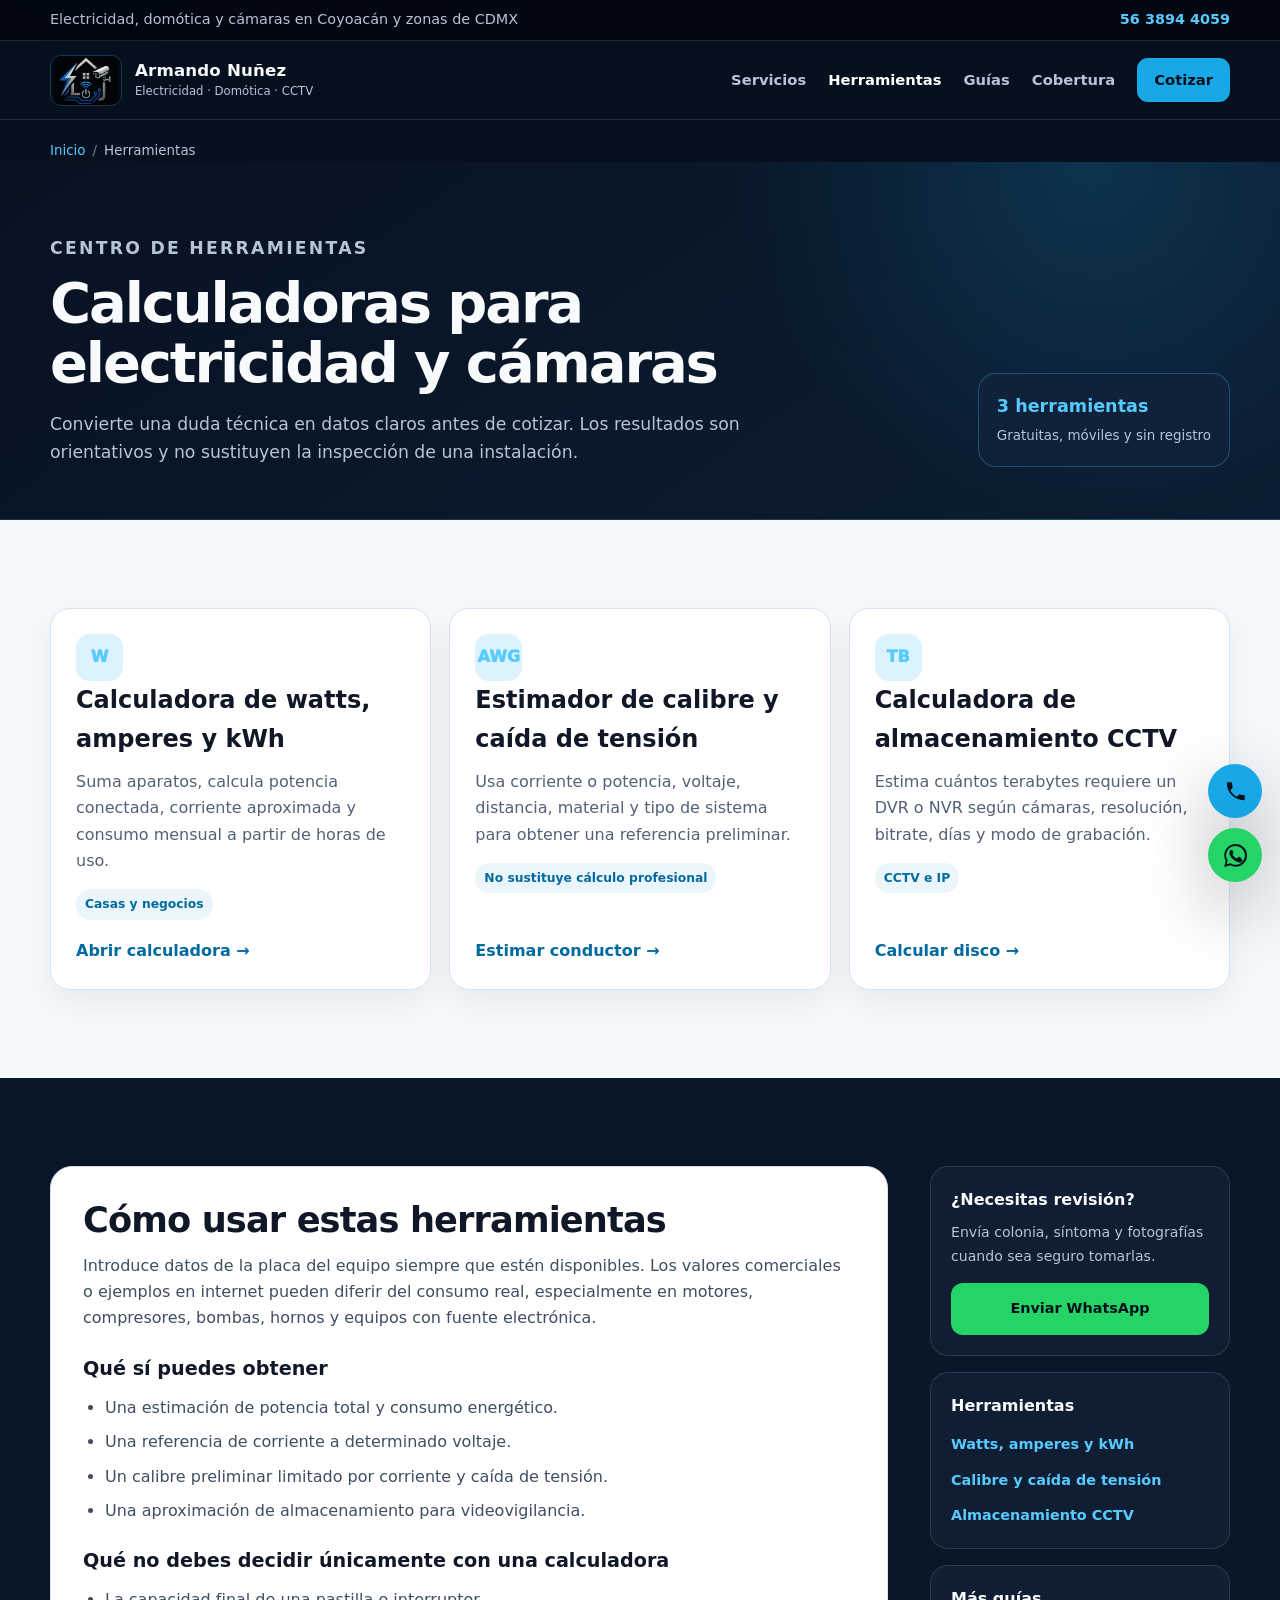
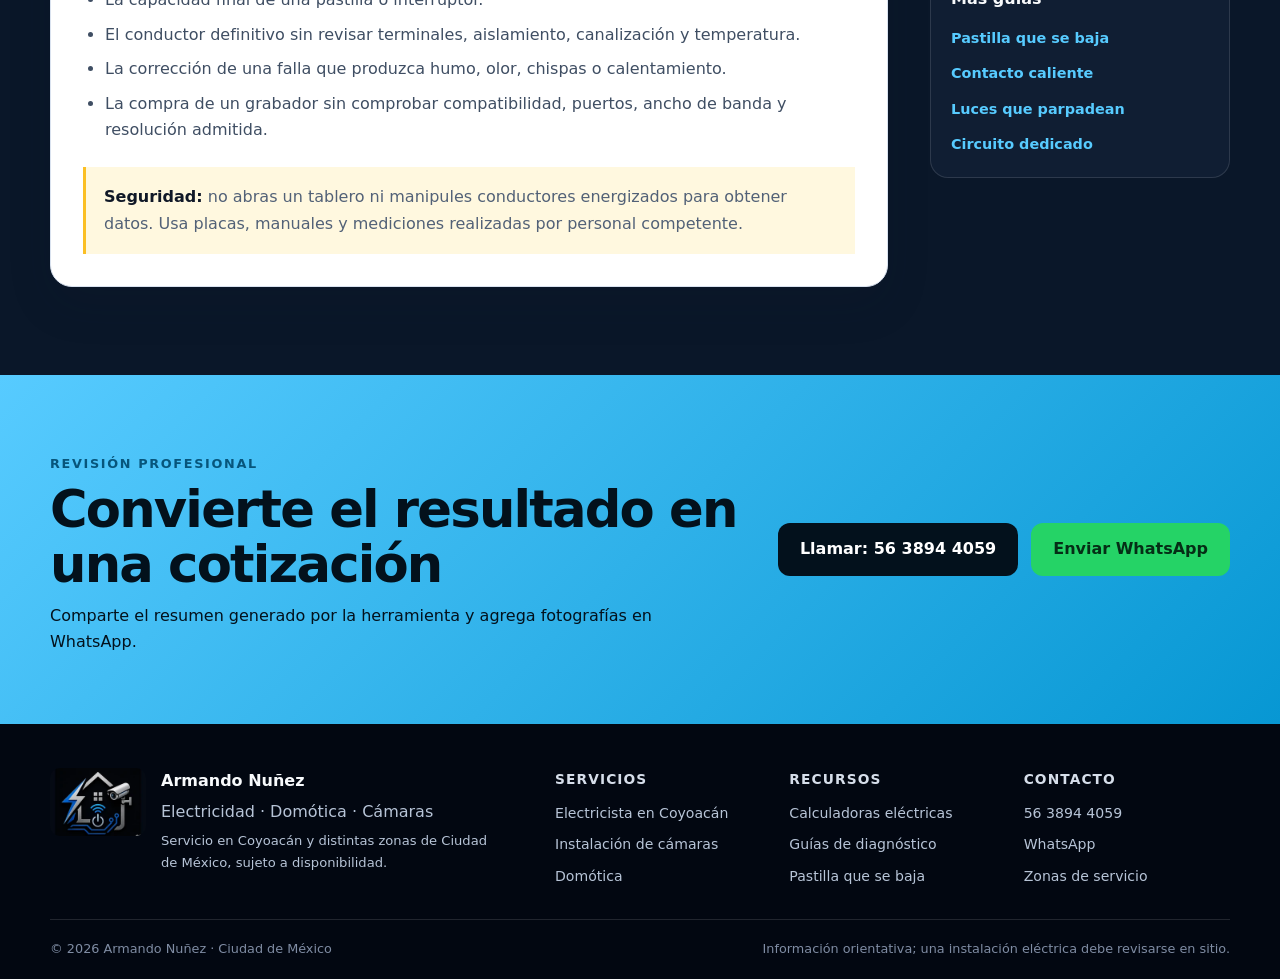
<file: herramientas/index.html>
<!DOCTYPE html>
<html lang="es-MX">
<head>
  <!-- Google tag (gtag.js): Google Analytics 4 + Google Ads -->
  <script async src="https://www.googletagmanager.com/gtag/js?id=G-HE82QC0JTR"></script>
  <script>
    window.dataLayer = window.dataLayer || [];
    function gtag(){dataLayer.push(arguments);}
    gtag('js', new Date());

    // Google Analytics 4
    gtag('config', 'G-HE82QC0JTR');

    // Google Ads
    gtag('config', 'AW-804083603');
  </script>
  <meta charset="UTF-8">
  <meta name="viewport" content="width=device-width, initial-scale=1, viewport-fit=cover">
  <title>Calculadoras eléctricas y CCTV gratis | Armando Nuñez</title>
  <meta name="description" content="Calculadoras gratuitas para estimar watts, amperes, kWh, calibre preliminar de cable, caída de tensión y almacenamiento de cámaras CCTV e IP.">
  <meta name="robots" content="index,follow,max-image-preview:large,max-snippet:-1,max-video-preview:-1">
  <meta name="theme-color" content="#07101f">
  <meta name="format-detection" content="telephone=yes">
  <link rel="canonical" href="https://armando-np.github.io/armando-np.github.io-electricista-coyoacan-/herramientas/">
  <link rel="icon" href="../assets/favicon.svg" type="image/svg+xml">
  <link rel="apple-touch-icon" href="../assets/icon-192.png">
  <link rel="manifest" href="../site.webmanifest">
  <link rel="stylesheet" href="../assets/styles.css">
  <meta property="og:type" content="website">
  <meta property="og:locale" content="es_MX">
  <meta property="og:site_name" content="Armando Nuñez | Electricidad, Domótica y CCTV">
  <meta property="og:title" content="Calculadoras eléctricas y CCTV gratis | Armando Nuñez">
  <meta property="og:description" content="Calculadoras gratuitas para estimar watts, amperes, kWh, calibre preliminar de cable, caída de tensión y almacenamiento de cámaras CCTV e IP.">
  <meta property="og:url" content="https://armando-np.github.io/armando-np.github.io-electricista-coyoacan-/herramientas/">
  <meta property="og:image" content="https://armando-np.github.io/armando-np.github.io-electricista-coyoacan-/assets/og-image.webp">
  <meta property="og:image:width" content="1200">
  <meta property="og:image:height" content="630">
  <meta property="og:image:alt" content="Armando Nuñez: electricidad, domótica y cámaras de vigilancia">
  <meta name="twitter:card" content="summary_large_image">
  <script type="application/ld+json">
{
  "@context": "https://schema.org",
  "@type": "Electrician",
  "@id": "https://armando-np.github.io/armando-np.github.io-electricista-coyoacan-/#negocio",
  "name": "Armando Nuñez | Electricidad, Domótica y CCTV",
  "url": "https://armando-np.github.io/armando-np.github.io-electricista-coyoacan-/",
  "logo": "https://armando-np.github.io/armando-np.github.io-electricista-coyoacan-/assets/logo-armando-nunez.webp",
  "image": "https://armando-np.github.io/armando-np.github.io-electricista-coyoacan-/assets/og-image.webp",
  "telephone": "+52 56 3894 4059",
  "description": "Diagnóstico, reparación e instalación eléctrica, domótica e instalación de cámaras de seguridad para casas y negocios en Coyoacán y otras zonas de Ciudad de México.",
  "areaServed": [
    "Coyoacán",
    "Del Valle",
    "Narvarte",
    "Nápoles",
    "Roma Norte",
    "Roma Sur",
    "Condesa",
    "Polanco",
    "Anzures",
    "Juárez",
    "Escandón",
    "San Ángel",
    "Mixcoac",
    "Copilco",
    "Pedregal",
    "Tlalpan"
  ],
  "serviceType": [
    "Diagnóstico de fallas eléctricas",
    "Reparación de cortocircuitos",
    "Instalaciones eléctricas",
    "Centros de carga",
    "Tierras físicas y aisladas",
    "Circuitos para equipos sensibles",
    "Domótica y automatización",
    "Instalación de cámaras de seguridad CCTV e IP"
  ],
  "priceRange": "$$"
}
</script>
  <script type="application/ld+json">
{
  "@context": "https://schema.org",
  "@type": "BreadcrumbList",
  "itemListElement": [
    {
      "@type": "ListItem",
      "position": 1,
      "name": "Inicio",
      "item": "https://armando-np.github.io/armando-np.github.io-electricista-coyoacan-/"
    },
    {
      "@type": "ListItem",
      "position": 2,
      "name": "Herramientas"
    }
  ]
}
</script>
</head><body>
  <a class="skip-link" href="#contenido">Saltar al contenido</a>
  <div class="utility-bar">
    <div class="container utility-content">
      <span>Electricidad, domótica y cámaras en Coyoacán y zonas de CDMX</span>
      <a class="track-call" href="tel:+525638944059">56 3894 4059</a>
    </div>
  </div>
  <header class="site-header" id="inicio">
    <div class="container nav-wrap">
      <a class="brand" href="../" aria-label="Ir a la página principal">
        <img src="../assets/brand-emblem.webp" width="72" height="51" alt="" aria-hidden="true">
        <span>
          <strong>Armando Nuñez</strong>
          <small>Electricidad · Domótica · CCTV</small>
        </span>
      </a>
      <button class="menu-button" type="button" aria-expanded="false" aria-controls="main-nav">
        <span class="menu-icon" aria-hidden="true"></span>
        <span>Menú</span>
      </button>
      <nav id="main-nav" class="main-nav" aria-label="Navegación principal">
        <a href="../servicios/electricista-coyoacan.html">Servicios</a>
        <a href="../herramientas/" aria-current="page">Herramientas</a>
        <a href="../guias/">Guías</a>
        <a href="../#zonas">Cobertura</a>
        <a class="nav-cta" href="../#cotizar">Cotizar</a>
      </nav>
    </div>
  </header><nav class="breadcrumbs container" aria-label="Migas de pan">
      <ol><li><a href="../">Inicio</a></li><li aria-current="page">Herramientas</li></ol>
    </nav>
  <main id="contenido">
    <section class="content-hero">
      <div class="container">
        <div>
          <p class="section-label">Centro de herramientas</p>
          <h1>Calculadoras para electricidad y cámaras</h1>
          <p>Convierte una duda técnica en datos claros antes de cotizar. Los resultados son orientativos y no sustituyen la inspección de una instalación.</p>
        </div>
        <div class="hero-badge"><strong>3 herramientas</strong><span>Gratuitas, móviles y sin registro</span></div>
      </div>
    </section>

    <section class="section section-light">
      <div class="container">
        <div class="card-grid">
          <article class="tool-card">
            <div class="card-icon">W</div>
            <h2>Calculadora de watts, amperes y kWh</h2>
            <p>Suma aparatos, calcula potencia conectada, corriente aproximada y consumo mensual a partir de horas de uso.</p>
            <span class="card-meta">Casas y negocios</span>
            <a class="card-link" href="calculadora-consumo-electrico.html">Abrir calculadora</a>
          </article>
          <article class="tool-card">
            <div class="card-icon">AWG</div>
            <h2>Estimador de calibre y caída de tensión</h2>
            <p>Usa corriente o potencia, voltaje, distancia, material y tipo de sistema para obtener una referencia preliminar.</p>
            <span class="card-meta">No sustituye cálculo profesional</span>
            <a class="card-link" href="calculadora-calibre-cable.html">Estimar conductor</a>
          </article>
          <article class="tool-card">
            <div class="card-icon">TB</div>
            <h2>Calculadora de almacenamiento CCTV</h2>
            <p>Estima cuántos terabytes requiere un DVR o NVR según cámaras, resolución, bitrate, días y modo de grabación.</p>
            <span class="card-meta">CCTV e IP</span>
            <a class="card-link" href="calculadora-almacenamiento-cctv.html">Calcular disco</a>
          </article>
        </div>
      </div>
    </section>

    <section class="section section-dark">
      <div class="container content-layout">
        <article class="content-card">
          <h2>Cómo usar estas herramientas</h2>
          <p>Introduce datos de la placa del equipo siempre que estén disponibles. Los valores comerciales o ejemplos en internet pueden diferir del consumo real, especialmente en motores, compresores, bombas, hornos y equipos con fuente electrónica.</p>
          <h3>Qué sí puedes obtener</h3>
          <ul>
            <li>Una estimación de potencia total y consumo energético.</li>
            <li>Una referencia de corriente a determinado voltaje.</li>
            <li>Un calibre preliminar limitado por corriente y caída de tensión.</li>
            <li>Una aproximación de almacenamiento para videovigilancia.</li>
          </ul>
          <h3>Qué no debes decidir únicamente con una calculadora</h3>
          <ul>
            <li>La capacidad final de una pastilla o interruptor.</li>
            <li>El conductor definitivo sin revisar terminales, aislamiento, canalización y temperatura.</li>
            <li>La corrección de una falla que produzca humo, olor, chispas o calentamiento.</li>
            <li>La compra de un grabador sin comprobar compatibilidad, puertos, ancho de banda y resolución admitida.</li>
          </ul>
          <div class="notice warning"><strong>Seguridad:</strong> no abras un tablero ni manipules conductores energizados para obtener datos. Usa placas, manuales y mediciones realizadas por personal competente.</div>
        </article>
        
      <aside class="sidebar" aria-label="Recursos relacionados">
        <div class="sidebar-card">
          <h2>¿Necesitas revisión?</h2>
          <p>Envía colonia, síntoma y fotografías cuando sea seguro tomarlas.</p>
          <a class="button button-whatsapp track-whatsapp" href="https://wa.me/525638944059?text=Hola%2C%20necesito%20una%20revisi%C3%B3n%20el%C3%A9ctrica.%20Mi%20colonia%20es%3A%20" target="_blank" rel="noopener noreferrer">Enviar WhatsApp</a>
        </div>
        <div class="sidebar-card">
          <h2>Herramientas</h2>
          <ul>
            <li><a href="../herramientas/calculadora-consumo-electrico.html">Watts, amperes y kWh</a></li>
            <li><a href="../herramientas/calculadora-calibre-cable.html">Calibre y caída de tensión</a></li>
            <li><a href="../herramientas/calculadora-almacenamiento-cctv.html">Almacenamiento CCTV</a></li>
          </ul>
        </div>
        <div class="sidebar-card">
          <h2>Más guías</h2>
          <ul>
            <li><a href="../guias/por-que-se-baja-la-pastilla.html">Pastilla que se baja</a></li>
            <li><a href="../guias/contacto-caliente.html">Contacto caliente</a></li>
            <li><a href="../guias/luces-parpadean.html">Luces que parpadean</a></li>
            <li><a href="../guias/circuito-dedicado.html">Circuito dedicado</a></li>
          </ul>
        </div>
      </aside>
      </div>
    </section>

    <section class="contact-section">
      <div class="container contact-panel">
        <div><p class="section-label">Revisión profesional</p><h2>Convierte el resultado en una cotización</h2><p>Comparte el resumen generado por la herramienta y agrega fotografías en WhatsApp.</p></div>
        <div class="contact-actions">
          <a class="button button-primary track-call" href="tel:+525638944059">Llamar: 56 3894 4059</a>
          <a class="button button-whatsapp track-whatsapp" href="https://wa.me/525638944059" target="_blank" rel="noopener noreferrer">Enviar WhatsApp</a>
        </div>
      </div>
    </section>
  </main>
  <footer class="site-footer">
    <div class="container footer-main">
      <div class="footer-brand">
        <img src="../assets/brand-emblem.webp" width="96" height="68" alt="" aria-hidden="true" loading="lazy">
        <div>
          <strong>Armando Nuñez</strong>
          <p>Electricidad · Domótica · Cámaras</p>
          <p class="footer-small">Servicio en Coyoacán y distintas zonas de Ciudad de México, sujeto a disponibilidad.</p>
        </div>
      </div>
      <div class="footer-links">
        <div>
          <h2>Servicios</h2>
          <a href="../servicios/electricista-coyoacan.html">Electricista en Coyoacán</a>
          <a href="../servicios/instalacion-camaras-coyoacan.html">Instalación de cámaras</a>
          <a href="../servicios/domotica-coyoacan.html">Domótica</a>
        </div>
        <div>
          <h2>Recursos</h2>
          <a href="../herramientas/">Calculadoras eléctricas</a>
          <a href="../guias/">Guías de diagnóstico</a>
          <a href="../guias/por-que-se-baja-la-pastilla.html">Pastilla que se baja</a>
        </div>
        <div>
          <h2>Contacto</h2>
          <a class="track-call" href="tel:+525638944059">56 3894 4059</a>
          <a class="track-whatsapp" href="https://wa.me/525638944059" target="_blank" rel="noopener noreferrer">WhatsApp</a>
          <a href="../#zonas">Zonas de servicio</a>
        </div>
      </div>
    </div>
    <div class="container footer-bottom">
      <span>© 2026 Armando Nuñez · Ciudad de México</span>
      <span>Información orientativa; una instalación eléctrica debe revisarse en sitio.</span>
    </div>
  </footer>
  <div class="floating-actions" aria-label="Contacto rápido">
    <a class="floating-button floating-call track-call" href="tel:+525638944059" aria-label="Llamar a Armando Nuñez">
      <svg viewBox="0 0 24 24" aria-hidden="true"><path d="M6.6 10.8c1.5 3 3.8 5.4 6.8 6.8l2.3-2.3c.3-.3.7-.4 1.1-.2 1.2.4 2.5.6 3.8.6.6 0 1 .4 1 1V20c0 .6-.4 1-1 1C10.9 21 3 13.1 3 3.4c0-.6.4-1 1-1h3.4c.6 0 1 .4 1 1 0 1.3.2 2.6.6 3.8.1.4 0 .8-.2 1.1l-2.2 2.5z"/></svg>
    </a>
    <a class="floating-button floating-whatsapp track-whatsapp" href="https://wa.me/525638944059" target="_blank" rel="noopener noreferrer" aria-label="Enviar WhatsApp a Armando Nuñez">
      <svg viewBox="0 0 24 24" aria-hidden="true"><path d="M20.5 3.5A11.8 11.8 0 0 0 12.1 0C5.6 0 .3 5.3.3 11.8c0 2.1.5 4.1 1.6 5.9L.2 24l6.5-1.7c1.7.9 3.6 1.4 5.5 1.4 6.5 0 11.8-5.3 11.8-11.8 0-3.2-1.2-6.1-3.5-8.4zm-8.3 18.2c-1.8 0-3.6-.5-5.1-1.4l-.4-.2-3.9 1 1-3.8-.2-.4a9.8 9.8 0 1 1 8.6 4.8zm5.4-7.3c-.3-.1-1.7-.8-2-1-.3-.1-.5-.1-.7.2-.2.3-.8 1-1 1.2-.2.2-.4.2-.7.1-1.8-.9-3-1.6-4.2-3.7-.3-.6.3-.5.9-1.8.1-.2 0-.4 0-.6l-.9-2.1c-.2-.5-.5-.5-.7-.5h-.6c-.2 0-.6.1-.9.4-.3.3-1.2 1.2-1.2 2.9s1.2 3.3 1.4 3.6c.1.2 2.4 3.7 5.9 5.2.8.4 1.5.6 2 .7.8.3 1.6.2 2.2.1.7-.1 1.7-.7 1.9-1.4.2-.7.2-1.3.2-1.4-.1-.2-.3-.3-.6-.4z"/></svg>
    </a>
  </div>
  <script src="../assets/script.js" defer></script>
</body>
</html>
</file>
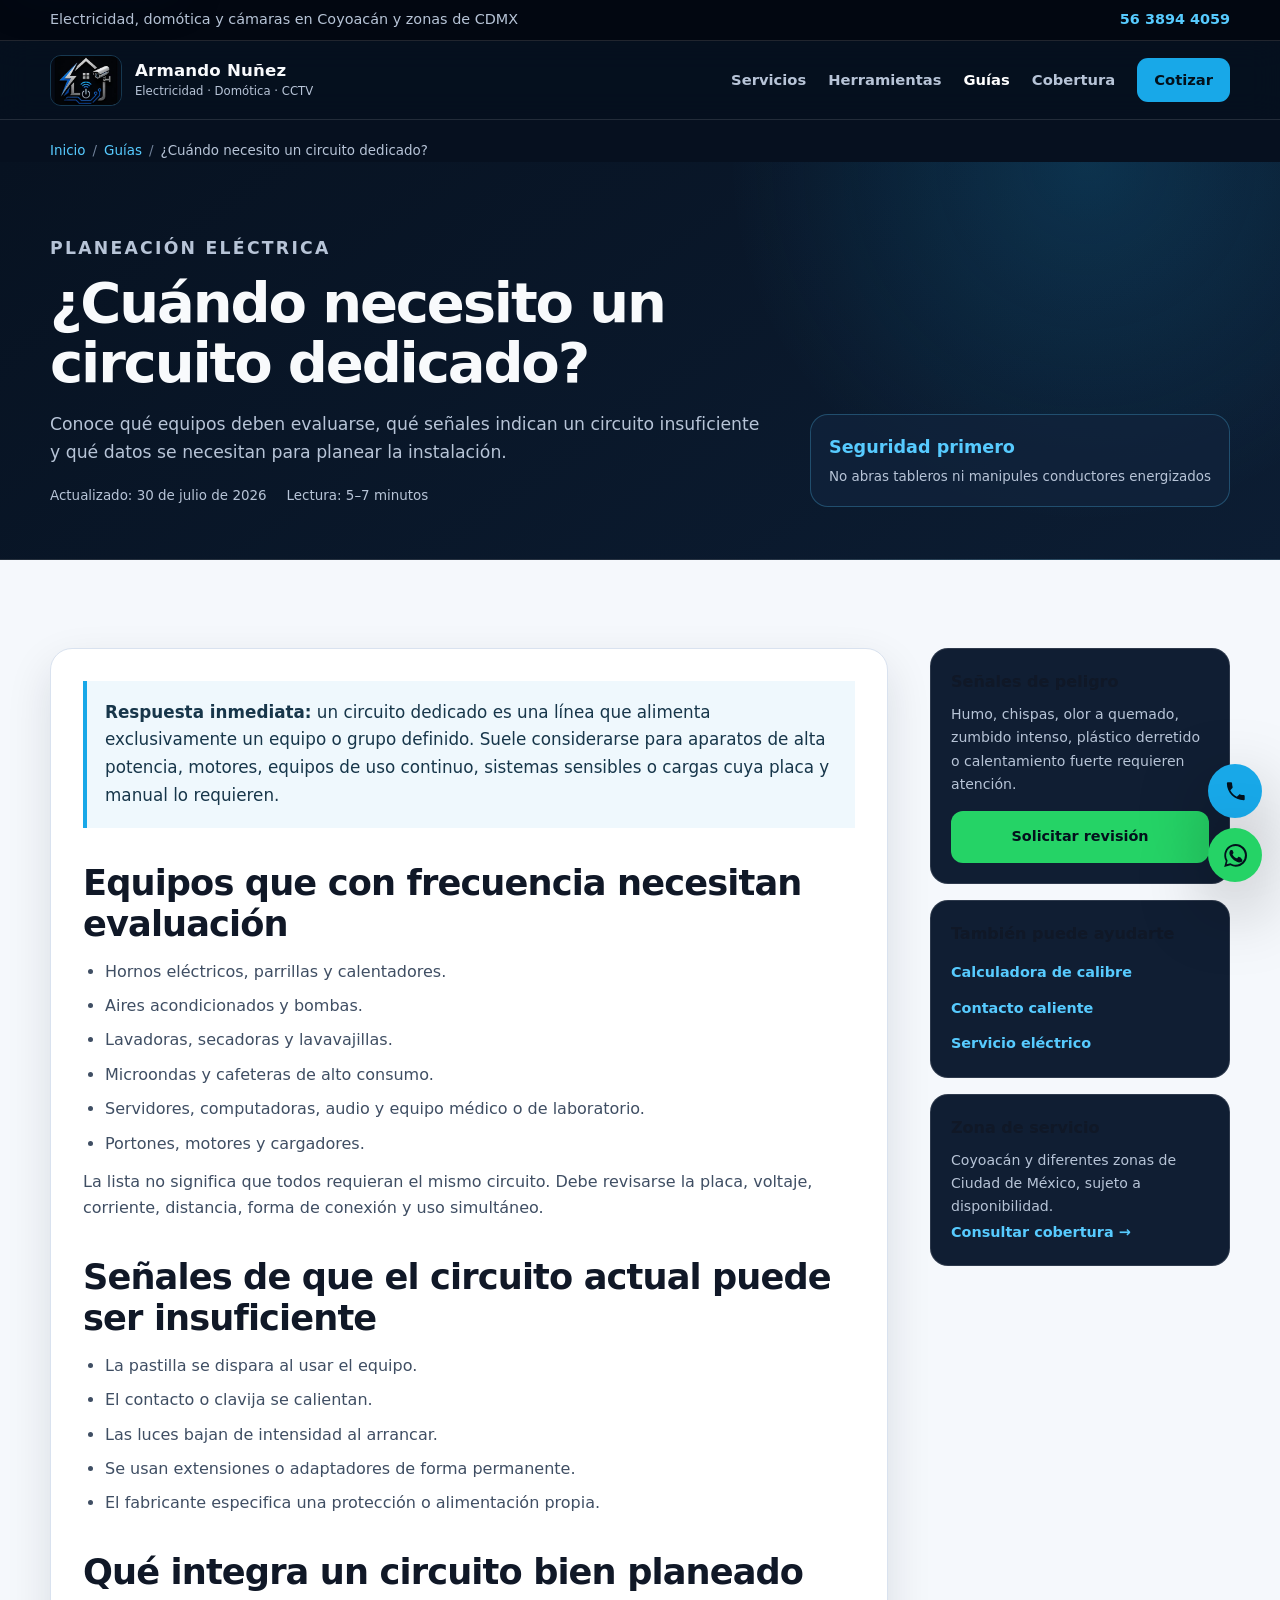
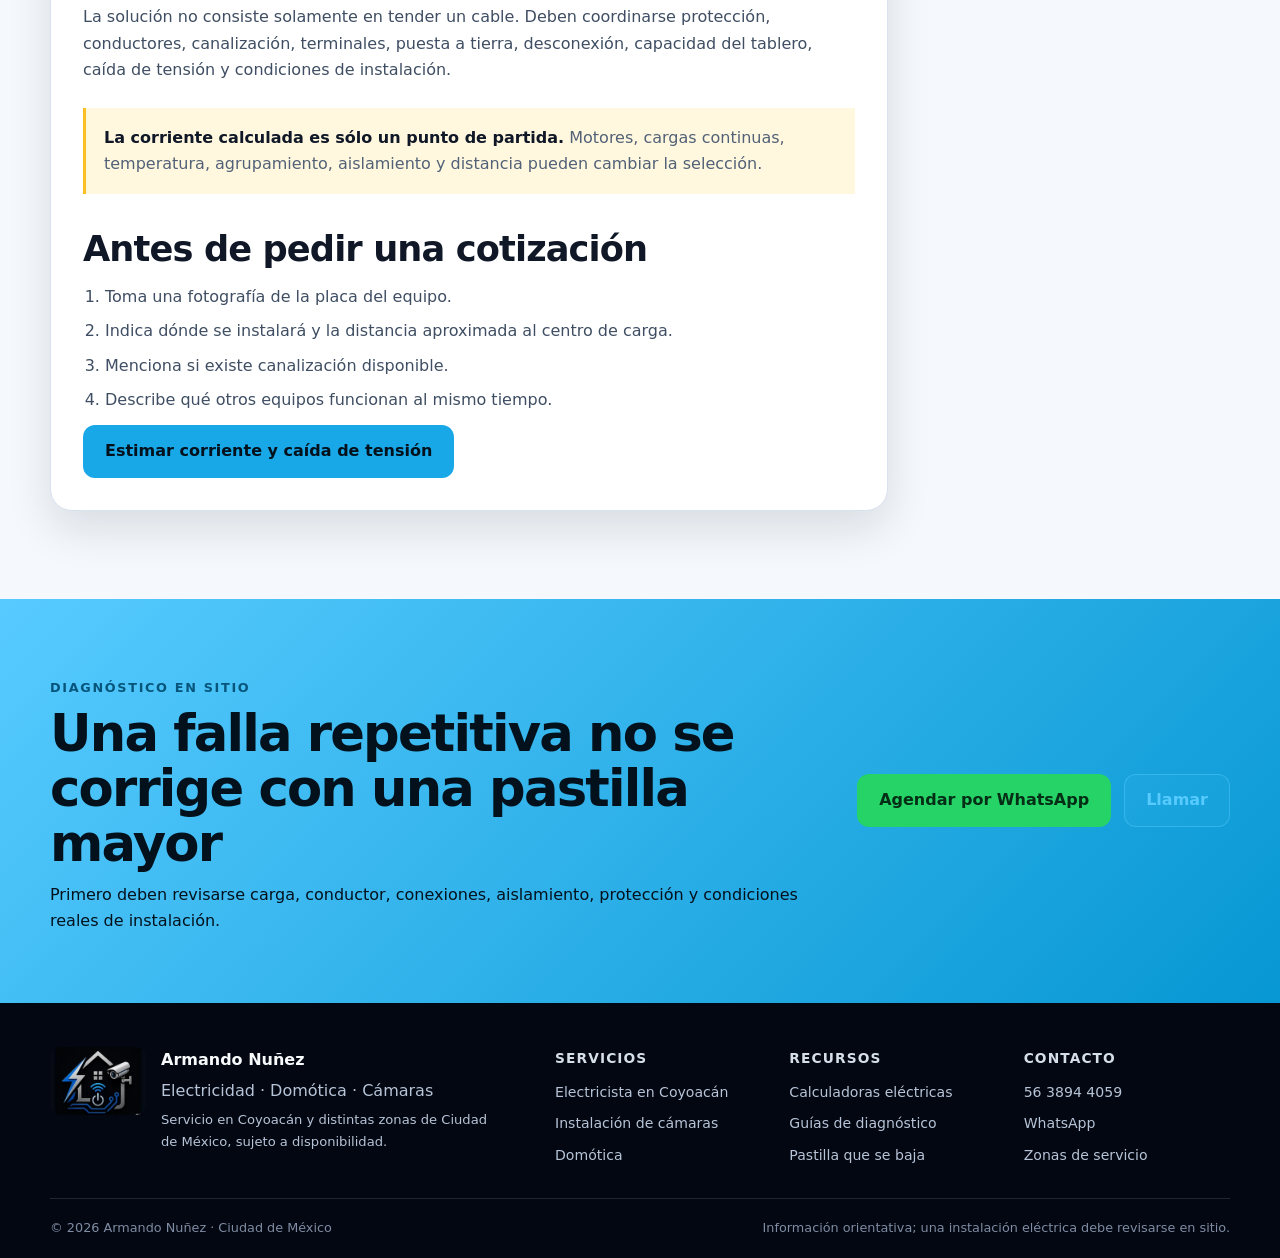
<file: guias/circuito-dedicado.html>
<!DOCTYPE html>
<html lang="es-MX">
<head>
  <!-- Google tag (gtag.js): Google Analytics 4 + Google Ads -->
  <script async src="https://www.googletagmanager.com/gtag/js?id=G-HE82QC0JTR"></script>
  <script>
    window.dataLayer = window.dataLayer || [];
    function gtag(){dataLayer.push(arguments);}
    gtag('js', new Date());

    // Google Analytics 4
    gtag('config', 'G-HE82QC0JTR');

    // Google Ads
    gtag('config', 'AW-804083603');
  </script>
  <meta charset="UTF-8">
  <meta name="viewport" content="width=device-width, initial-scale=1, viewport-fit=cover">
  <title>Circuito dedicado: cuándo se necesita y cómo planearlo</title>
  <meta name="description" content="Aprende cuándo un horno, aire acondicionado, bomba, microondas o equipo sensible puede necesitar un circuito eléctrico dedicado.">
  <meta name="robots" content="index,follow,max-image-preview:large,max-snippet:-1,max-video-preview:-1">
  <meta name="theme-color" content="#07101f">
  <meta name="format-detection" content="telephone=yes">
  <link rel="canonical" href="https://armando-np.github.io/armando-np.github.io-electricista-coyoacan-/guias/circuito-dedicado.html">
  <link rel="icon" href="../assets/favicon.svg" type="image/svg+xml">
  <link rel="apple-touch-icon" href="../assets/icon-192.png">
  <link rel="manifest" href="../site.webmanifest">
  <link rel="stylesheet" href="../assets/styles.css">
  <meta property="og:type" content="website">
  <meta property="og:locale" content="es_MX">
  <meta property="og:site_name" content="Armando Nuñez | Electricidad, Domótica y CCTV">
  <meta property="og:title" content="Circuito dedicado: cuándo se necesita y cómo planearlo">
  <meta property="og:description" content="Aprende cuándo un horno, aire acondicionado, bomba, microondas o equipo sensible puede necesitar un circuito eléctrico dedicado.">
  <meta property="og:url" content="https://armando-np.github.io/armando-np.github.io-electricista-coyoacan-/guias/circuito-dedicado.html">
  <meta property="og:image" content="https://armando-np.github.io/armando-np.github.io-electricista-coyoacan-/assets/og-image.webp">
  <meta property="og:image:width" content="1200">
  <meta property="og:image:height" content="630">
  <meta property="og:image:alt" content="Armando Nuñez: electricidad, domótica y cámaras de vigilancia">
  <meta name="twitter:card" content="summary_large_image">
  <script type="application/ld+json">
{
  "@context": "https://schema.org",
  "@type": "Electrician",
  "@id": "https://armando-np.github.io/armando-np.github.io-electricista-coyoacan-/#negocio",
  "name": "Armando Nuñez | Electricidad, Domótica y CCTV",
  "url": "https://armando-np.github.io/armando-np.github.io-electricista-coyoacan-/",
  "logo": "https://armando-np.github.io/armando-np.github.io-electricista-coyoacan-/assets/logo-armando-nunez.webp",
  "image": "https://armando-np.github.io/armando-np.github.io-electricista-coyoacan-/assets/og-image.webp",
  "telephone": "+52 56 3894 4059",
  "description": "Diagnóstico, reparación e instalación eléctrica, domótica e instalación de cámaras de seguridad para casas y negocios en Coyoacán y otras zonas de Ciudad de México.",
  "areaServed": [
    "Coyoacán",
    "Del Valle",
    "Narvarte",
    "Nápoles",
    "Roma Norte",
    "Roma Sur",
    "Condesa",
    "Polanco",
    "Anzures",
    "Juárez",
    "Escandón",
    "San Ángel",
    "Mixcoac",
    "Copilco",
    "Pedregal",
    "Tlalpan"
  ],
  "serviceType": [
    "Diagnóstico de fallas eléctricas",
    "Reparación de cortocircuitos",
    "Instalaciones eléctricas",
    "Centros de carga",
    "Tierras físicas y aisladas",
    "Circuitos para equipos sensibles",
    "Domótica y automatización",
    "Instalación de cámaras de seguridad CCTV e IP"
  ],
  "priceRange": "$$"
}
</script>
  <script type="application/ld+json">
{
  "@context": "https://schema.org",
  "@type": "Article",
  "headline": "¿Cuándo necesito un circuito dedicado?",
  "description": "Aprende cuándo un horno, aire acondicionado, bomba, microondas o equipo sensible puede necesitar un circuito eléctrico dedicado.",
  "mainEntityOfPage": "https://armando-np.github.io/armando-np.github.io-electricista-coyoacan-/guias/circuito-dedicado.html",
  "datePublished": "2026-07-30",
  "dateModified": "2026-07-30",
  "inLanguage": "es-MX",
  "author": {
    "@type": "Person",
    "name": "Armando Nuñez"
  },
  "publisher": {
    "@id": "https://armando-np.github.io/armando-np.github.io-electricista-coyoacan-/#negocio"
  },
  "image": "https://armando-np.github.io/armando-np.github.io-electricista-coyoacan-/assets/og-image.webp"
}
</script>
  <script type="application/ld+json">
{
  "@context": "https://schema.org",
  "@type": "BreadcrumbList",
  "itemListElement": [
    {
      "@type": "ListItem",
      "position": 1,
      "name": "Inicio",
      "item": "https://armando-np.github.io/armando-np.github.io-electricista-coyoacan-/"
    },
    {
      "@type": "ListItem",
      "position": 2,
      "name": "Guías",
      "item": "https://armando-np.github.io/armando-np.github.io-electricista-coyoacan-/guias/"
    },
    {
      "@type": "ListItem",
      "position": 3,
      "name": "¿Cuándo necesito un circuito dedicado?"
    }
  ]
}
</script>
</head>
<body>
  <a class="skip-link" href="#contenido">Saltar al contenido</a>
  <div class="utility-bar">
    <div class="container utility-content">
      <span>Electricidad, domótica y cámaras en Coyoacán y zonas de CDMX</span>
      <a class="track-call" href="tel:+525638944059">56 3894 4059</a>
    </div>
  </div>
  <header class="site-header" id="inicio">
    <div class="container nav-wrap">
      <a class="brand" href="../" aria-label="Ir a la página principal">
        <img src="../assets/brand-emblem.webp" width="72" height="51" alt="" aria-hidden="true">
        <span><strong>Armando Nuñez</strong><small>Electricidad · Domótica · CCTV</small></span>
      </a>
      <button class="menu-button" type="button" aria-expanded="false" aria-controls="main-nav"><span class="menu-icon" aria-hidden="true"></span><span>Menú</span></button>
      <nav id="main-nav" class="main-nav" aria-label="Navegación principal">
        <a href="../servicios/electricista-coyoacan.html">Servicios</a>
        <a href="../herramientas/">Herramientas</a>
        <a href="../guias/" aria-current="page">Guías</a>
        <a href="../#zonas">Cobertura</a>
        <a class="nav-cta" href="../#cotizar">Cotizar</a>
      </nav>
    </div>
  </header>
<nav class="breadcrumbs container" aria-label="Migas de pan"><ol><li><a href="../">Inicio</a></li><li><a href="./">Guías</a></li><li aria-current="page">¿Cuándo necesito un circuito dedicado?</li></ol></nav>
  <main id="contenido">
    <section class="content-hero"><div class="container"><div><p class="section-label">Planeación eléctrica</p><h1>¿Cuándo necesito un circuito dedicado?</h1><p>Conoce qué equipos deben evaluarse, qué señales indican un circuito insuficiente y qué datos se necesitan para planear la instalación.</p><div class="article-meta"><span>Actualizado: 30 de julio de 2026</span><span>Lectura: 5–7 minutos</span></div></div><div class="hero-badge"><strong>Seguridad primero</strong><span>No abras tableros ni manipules conductores energizados</span></div></div></section>
    <section class="section section-light"><div class="container content-layout"><article class="content-card">
<p class="lead-answer"><strong>Respuesta inmediata:</strong> un circuito dedicado es una línea que alimenta exclusivamente un equipo o grupo definido. Suele considerarse para aparatos de alta potencia, motores, equipos de uso continuo, sistemas sensibles o cargas cuya placa y manual lo requieren.</p>
<h2>Equipos que con frecuencia necesitan evaluación</h2><ul><li>Hornos eléctricos, parrillas y calentadores.</li><li>Aires acondicionados y bombas.</li><li>Lavadoras, secadoras y lavavajillas.</li><li>Microondas y cafeteras de alto consumo.</li><li>Servidores, computadoras, audio y equipo médico o de laboratorio.</li><li>Portones, motores y cargadores.</li></ul>
<p>La lista no significa que todos requieran el mismo circuito. Debe revisarse la placa, voltaje, corriente, distancia, forma de conexión y uso simultáneo.</p>
<h2>Señales de que el circuito actual puede ser insuficiente</h2><ul><li>La pastilla se dispara al usar el equipo.</li><li>El contacto o clavija se calientan.</li><li>Las luces bajan de intensidad al arrancar.</li><li>Se usan extensiones o adaptadores de forma permanente.</li><li>El fabricante especifica una protección o alimentación propia.</li></ul>
<h2>Qué integra un circuito bien planeado</h2><p>La solución no consiste solamente en tender un cable. Deben coordinarse protección, conductores, canalización, terminales, puesta a tierra, desconexión, capacidad del tablero, caída de tensión y condiciones de instalación.</p>
<div class="notice warning"><strong>La corriente calculada es sólo un punto de partida.</strong> Motores, cargas continuas, temperatura, agrupamiento, aislamiento y distancia pueden cambiar la selección.</div>
<h2>Antes de pedir una cotización</h2><ol><li>Toma una fotografía de la placa del equipo.</li><li>Indica dónde se instalará y la distancia aproximada al centro de carga.</li><li>Menciona si existe canalización disponible.</li><li>Describe qué otros equipos funcionan al mismo tiempo.</li></ol>
<p><a class="button button-primary" href="../herramientas/calculadora-calibre-cable.html">Estimar corriente y caída de tensión</a></p>
</article><aside class="sidebar">
      <div class="sidebar-card"><h2>Señales de peligro</h2><p>Humo, chispas, olor a quemado, zumbido intenso, plástico derretido o calentamiento fuerte requieren atención.</p><a class="button button-whatsapp track-whatsapp" href="https://wa.me/525638944059?text=Hola%2C%20tengo%20una%20falla%20el%C3%A9ctrica%20y%20quiero%20solicitar%20revisi%C3%B3n." target="_blank" rel="noopener noreferrer">Solicitar revisión</a></div>
      <div class="sidebar-card"><h2>También puede ayudarte</h2><ul><li><a href="../herramientas/calculadora-calibre-cable.html">Calculadora de calibre</a></li><li><a href="contacto-caliente.html">Contacto caliente</a></li><li><a href="../servicios/electricista-coyoacan.html">Servicio eléctrico</a></li></ul></div>
      <div class="sidebar-card"><h2>Zona de servicio</h2><p>Coyoacán y diferentes zonas de Ciudad de México, sujeto a disponibilidad.</p><a href="../#zonas">Consultar cobertura →</a></div>
    </aside></div></section>
    <section class="contact-section"><div class="container contact-panel"><div><p class="section-label">Diagnóstico en sitio</p><h2>Una falla repetitiva no se corrige con una pastilla mayor</h2><p>Primero deben revisarse carga, conductor, conexiones, aislamiento, protección y condiciones reales de instalación.</p></div><div class="contact-actions"><a class="button button-whatsapp track-whatsapp" href="https://wa.me/525638944059?text=Hola%2C%20quiero%20agendar%20una%20revisi%C3%B3n%20el%C3%A9ctrica." target="_blank" rel="noopener noreferrer">Agendar por WhatsApp</a><a class="button button-secondary track-call" href="tel:+525638944059">Llamar</a></div></div></section>
  </main>
  <footer class="site-footer">
    <div class="container footer-main">
      <div class="footer-brand">
        <img src="../assets/brand-emblem.webp" width="96" height="68" alt="" aria-hidden="true" loading="lazy">
        <div><strong>Armando Nuñez</strong><p>Electricidad · Domótica · Cámaras</p><p class="footer-small">Servicio en Coyoacán y distintas zonas de Ciudad de México, sujeto a disponibilidad.</p></div>
      </div>
      <div class="footer-links">
        <div><h2>Servicios</h2><a href="../servicios/electricista-coyoacan.html">Electricista en Coyoacán</a><a href="../servicios/instalacion-camaras-coyoacan.html">Instalación de cámaras</a><a href="../servicios/domotica-coyoacan.html">Domótica</a></div>
        <div><h2>Recursos</h2><a href="../herramientas/">Calculadoras eléctricas</a><a href="../guias/">Guías de diagnóstico</a><a href="../guias/por-que-se-baja-la-pastilla.html">Pastilla que se baja</a></div>
        <div><h2>Contacto</h2><a class="track-call" href="tel:+525638944059">56 3894 4059</a><a class="track-whatsapp" href="https://wa.me/525638944059" target="_blank" rel="noopener noreferrer">WhatsApp</a><a href="../#zonas">Zonas de servicio</a></div>
      </div>
    </div>
    <div class="container footer-bottom"><span>© 2026 Armando Nuñez · Ciudad de México</span><span>Información orientativa; una instalación eléctrica debe revisarse en sitio.</span></div>
  </footer>
  <div class="floating-actions" aria-label="Contacto rápido">
    <a class="floating-button floating-call track-call" href="tel:+525638944059" aria-label="Llamar a Armando Nuñez"><svg viewBox="0 0 24 24" aria-hidden="true"><path d="M6.6 10.8c1.5 3 3.8 5.4 6.8 6.8l2.3-2.3c.3-.3.7-.4 1.1-.2 1.2.4 2.5.6 3.8.6.6 0 1 .4 1 1V20c0 .6-.4 1-1 1C10.9 21 3 13.1 3 3.4c0-.6.4-1 1-1h3.4c.6 0 1 .4 1 1 0 1.3.2 2.6.6 3.8.1.4 0 .8-.2 1.1l-2.2 2.5z"/></svg></a>
    <a class="floating-button floating-whatsapp track-whatsapp" href="https://wa.me/525638944059" target="_blank" rel="noopener noreferrer" aria-label="Enviar WhatsApp a Armando Nuñez"><svg viewBox="0 0 24 24" aria-hidden="true"><path d="M20.5 3.5A11.8 11.8 0 0 0 12.1 0C5.6 0 .3 5.3.3 11.8c0 2.1.5 4.1 1.6 5.9L.2 24l6.5-1.7c1.7.9 3.6 1.4 5.5 1.4 6.5 0 11.8-5.3 11.8-11.8 0-3.2-1.2-6.1-3.5-8.4zm-8.3 18.2c-1.8 0-3.6-.5-5.1-1.4l-.4-.2-3.9 1 1-3.8-.2-.4a9.8 9.8 0 1 1 8.6 4.8zm5.4-7.3c-.3-.1-1.7-.8-2-1-.3-.1-.5-.1-.7.2-.2.3-.8 1-1 1.2-.2.2-.4.2-.7.1-1.8-.9-3-1.6-4.2-3.7-.3-.6.3-.5.9-1.8.1-.2 0-.4 0-.6l-.9-2.1c-.2-.5-.5-.5-.7-.5h-.6c-.2 0-.6.1-.9.4-.3.3-1.2 1.2-1.2 2.9s1.2 3.3 1.4 3.6c.1.2 2.4 3.7 5.9 5.2.8.4 1.5.6 2 .7.8.3 1.6.2 2.2.1.7-.1 1.7-.7 1.9-1.4.2-.7.2-1.3.2-1.4-.1-.2-.3-.3-.6-.4z"/></svg></a>
  </div>
  <script src="../assets/script.js" defer></script>
</body>
</html>
</file>
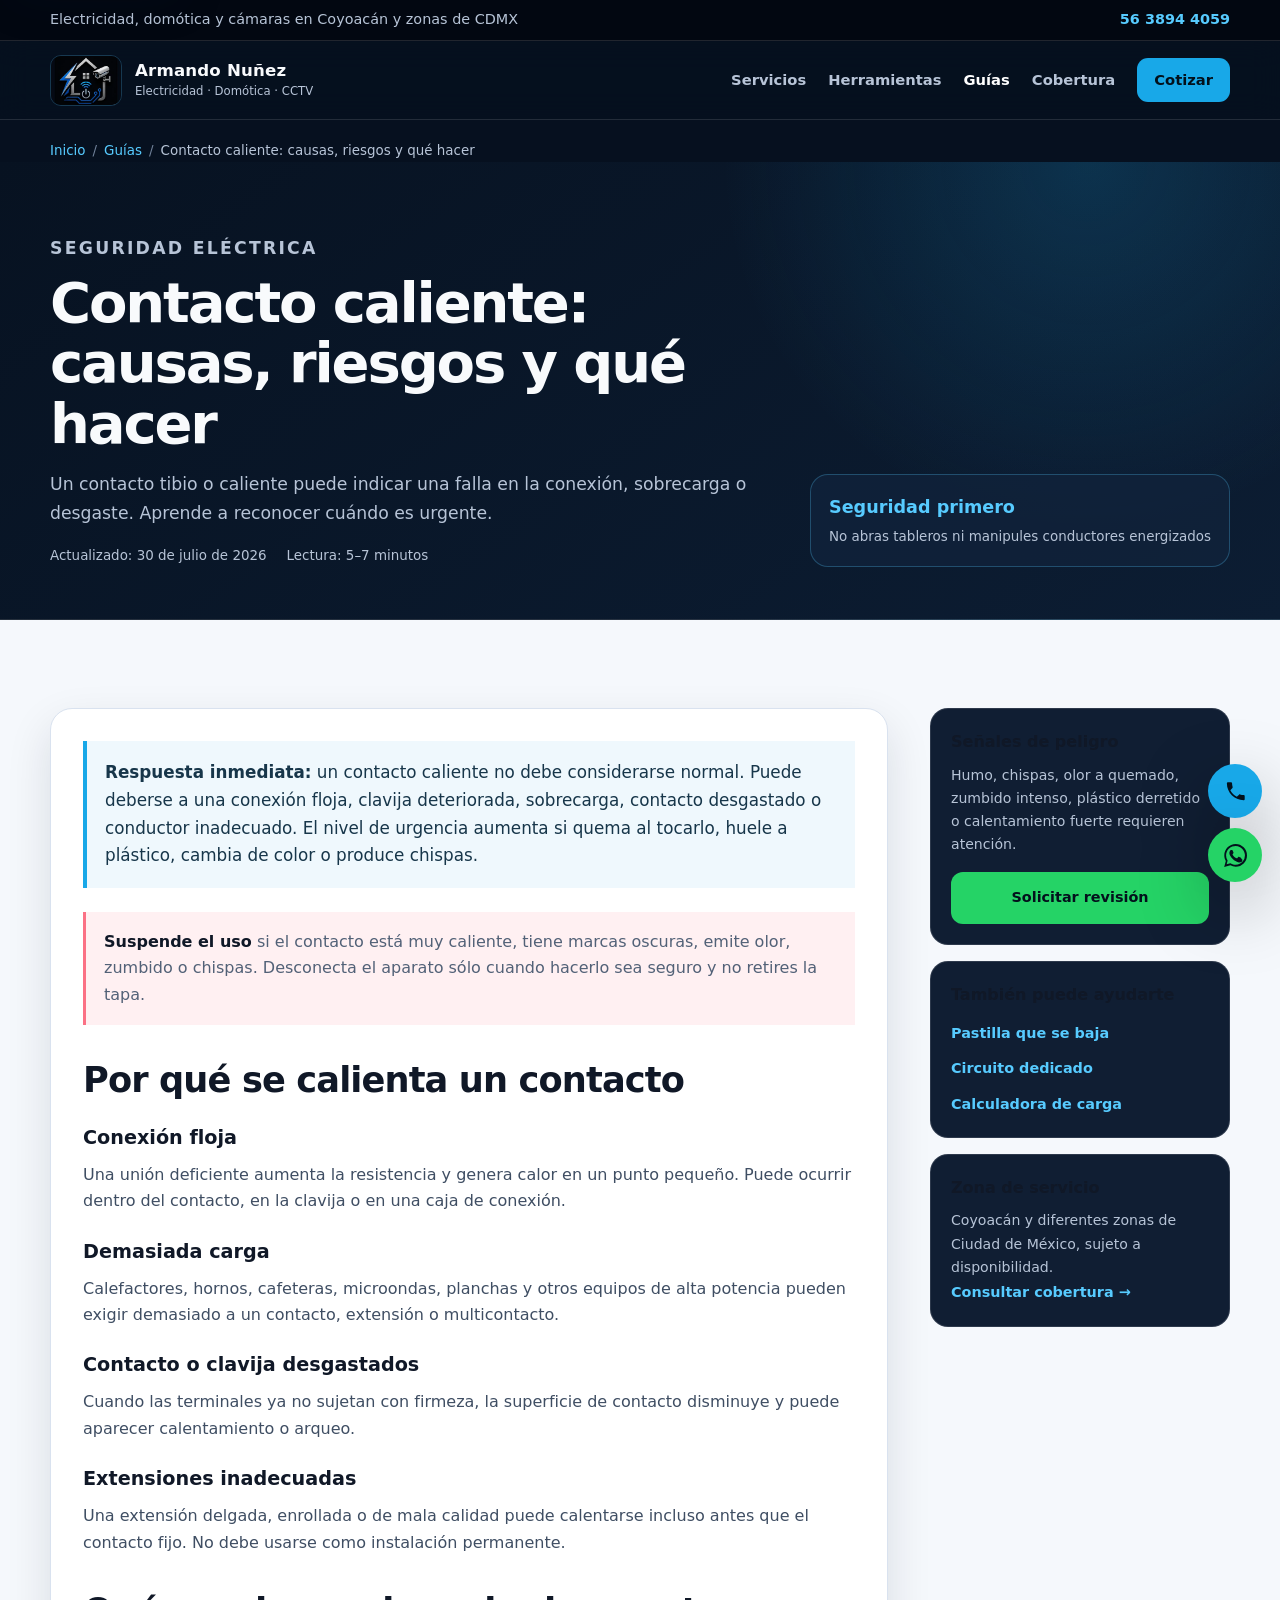
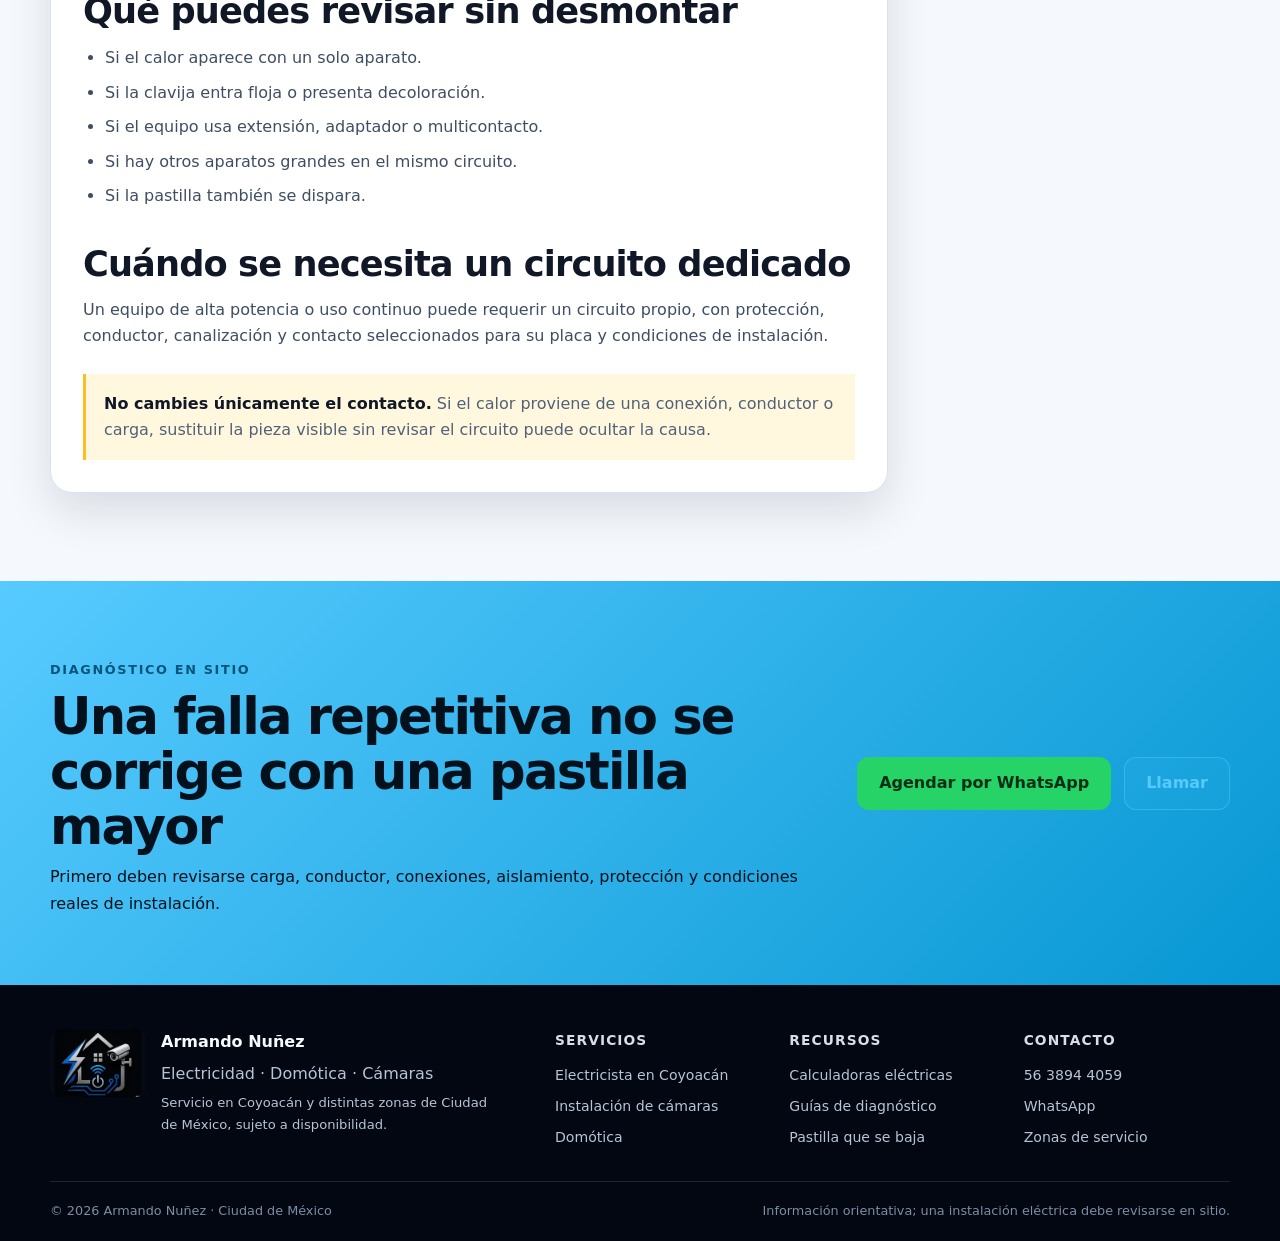
<file: guias/contacto-caliente.html>
<!DOCTYPE html>
<html lang="es-MX">
<head>
  <!-- Google tag (gtag.js): Google Analytics 4 + Google Ads -->
  <script async src="https://www.googletagmanager.com/gtag/js?id=G-HE82QC0JTR"></script>
  <script>
    window.dataLayer = window.dataLayer || [];
    function gtag(){dataLayer.push(arguments);}
    gtag('js', new Date());

    // Google Analytics 4
    gtag('config', 'G-HE82QC0JTR');

    // Google Ads
    gtag('config', 'AW-804083603');
  </script>
  <meta charset="UTF-8">
  <meta name="viewport" content="width=device-width, initial-scale=1, viewport-fit=cover">
  <title>Contacto caliente: causas, riesgos y qué hacer</title>
  <meta name="description" content="Conoce por qué se calienta un contacto eléctrico, cuáles son las señales de riesgo y cuándo suspender su uso y solicitar revisión en CDMX.">
  <meta name="robots" content="index,follow,max-image-preview:large,max-snippet:-1,max-video-preview:-1">
  <meta name="theme-color" content="#07101f">
  <meta name="format-detection" content="telephone=yes">
  <link rel="canonical" href="https://armando-np.github.io/armando-np.github.io-electricista-coyoacan-/guias/contacto-caliente.html">
  <link rel="icon" href="../assets/favicon.svg" type="image/svg+xml">
  <link rel="apple-touch-icon" href="../assets/icon-192.png">
  <link rel="manifest" href="../site.webmanifest">
  <link rel="stylesheet" href="../assets/styles.css">
  <meta property="og:type" content="website">
  <meta property="og:locale" content="es_MX">
  <meta property="og:site_name" content="Armando Nuñez | Electricidad, Domótica y CCTV">
  <meta property="og:title" content="Contacto caliente: causas, riesgos y qué hacer">
  <meta property="og:description" content="Conoce por qué se calienta un contacto eléctrico, cuáles son las señales de riesgo y cuándo suspender su uso y solicitar revisión en CDMX.">
  <meta property="og:url" content="https://armando-np.github.io/armando-np.github.io-electricista-coyoacan-/guias/contacto-caliente.html">
  <meta property="og:image" content="https://armando-np.github.io/armando-np.github.io-electricista-coyoacan-/assets/og-image.webp">
  <meta property="og:image:width" content="1200">
  <meta property="og:image:height" content="630">
  <meta property="og:image:alt" content="Armando Nuñez: electricidad, domótica y cámaras de vigilancia">
  <meta name="twitter:card" content="summary_large_image">
  <script type="application/ld+json">
{
  "@context": "https://schema.org",
  "@type": "Electrician",
  "@id": "https://armando-np.github.io/armando-np.github.io-electricista-coyoacan-/#negocio",
  "name": "Armando Nuñez | Electricidad, Domótica y CCTV",
  "url": "https://armando-np.github.io/armando-np.github.io-electricista-coyoacan-/",
  "logo": "https://armando-np.github.io/armando-np.github.io-electricista-coyoacan-/assets/logo-armando-nunez.webp",
  "image": "https://armando-np.github.io/armando-np.github.io-electricista-coyoacan-/assets/og-image.webp",
  "telephone": "+52 56 3894 4059",
  "description": "Diagnóstico, reparación e instalación eléctrica, domótica e instalación de cámaras de seguridad para casas y negocios en Coyoacán y otras zonas de Ciudad de México.",
  "areaServed": [
    "Coyoacán",
    "Del Valle",
    "Narvarte",
    "Nápoles",
    "Roma Norte",
    "Roma Sur",
    "Condesa",
    "Polanco",
    "Anzures",
    "Juárez",
    "Escandón",
    "San Ángel",
    "Mixcoac",
    "Copilco",
    "Pedregal",
    "Tlalpan"
  ],
  "serviceType": [
    "Diagnóstico de fallas eléctricas",
    "Reparación de cortocircuitos",
    "Instalaciones eléctricas",
    "Centros de carga",
    "Tierras físicas y aisladas",
    "Circuitos para equipos sensibles",
    "Domótica y automatización",
    "Instalación de cámaras de seguridad CCTV e IP"
  ],
  "priceRange": "$$"
}
</script>
  <script type="application/ld+json">
{
  "@context": "https://schema.org",
  "@type": "Article",
  "headline": "Contacto caliente: causas, riesgos y qué hacer",
  "description": "Conoce por qué se calienta un contacto eléctrico, cuáles son las señales de riesgo y cuándo suspender su uso y solicitar revisión en CDMX.",
  "mainEntityOfPage": "https://armando-np.github.io/armando-np.github.io-electricista-coyoacan-/guias/contacto-caliente.html",
  "datePublished": "2026-07-30",
  "dateModified": "2026-07-30",
  "inLanguage": "es-MX",
  "author": {
    "@type": "Person",
    "name": "Armando Nuñez"
  },
  "publisher": {
    "@id": "https://armando-np.github.io/armando-np.github.io-electricista-coyoacan-/#negocio"
  },
  "image": "https://armando-np.github.io/armando-np.github.io-electricista-coyoacan-/assets/og-image.webp"
}
</script>
  <script type="application/ld+json">
{
  "@context": "https://schema.org",
  "@type": "BreadcrumbList",
  "itemListElement": [
    {
      "@type": "ListItem",
      "position": 1,
      "name": "Inicio",
      "item": "https://armando-np.github.io/armando-np.github.io-electricista-coyoacan-/"
    },
    {
      "@type": "ListItem",
      "position": 2,
      "name": "Guías",
      "item": "https://armando-np.github.io/armando-np.github.io-electricista-coyoacan-/guias/"
    },
    {
      "@type": "ListItem",
      "position": 3,
      "name": "Contacto caliente: causas, riesgos y qué hacer"
    }
  ]
}
</script>
</head>
<body>
  <a class="skip-link" href="#contenido">Saltar al contenido</a>
  <div class="utility-bar">
    <div class="container utility-content">
      <span>Electricidad, domótica y cámaras en Coyoacán y zonas de CDMX</span>
      <a class="track-call" href="tel:+525638944059">56 3894 4059</a>
    </div>
  </div>
  <header class="site-header" id="inicio">
    <div class="container nav-wrap">
      <a class="brand" href="../" aria-label="Ir a la página principal">
        <img src="../assets/brand-emblem.webp" width="72" height="51" alt="" aria-hidden="true">
        <span><strong>Armando Nuñez</strong><small>Electricidad · Domótica · CCTV</small></span>
      </a>
      <button class="menu-button" type="button" aria-expanded="false" aria-controls="main-nav"><span class="menu-icon" aria-hidden="true"></span><span>Menú</span></button>
      <nav id="main-nav" class="main-nav" aria-label="Navegación principal">
        <a href="../servicios/electricista-coyoacan.html">Servicios</a>
        <a href="../herramientas/">Herramientas</a>
        <a href="../guias/" aria-current="page">Guías</a>
        <a href="../#zonas">Cobertura</a>
        <a class="nav-cta" href="../#cotizar">Cotizar</a>
      </nav>
    </div>
  </header>
<nav class="breadcrumbs container" aria-label="Migas de pan"><ol><li><a href="../">Inicio</a></li><li><a href="./">Guías</a></li><li aria-current="page">Contacto caliente: causas, riesgos y qué hacer</li></ol></nav>
  <main id="contenido">
    <section class="content-hero"><div class="container"><div><p class="section-label">Seguridad eléctrica</p><h1>Contacto caliente: causas, riesgos y qué hacer</h1><p>Un contacto tibio o caliente puede indicar una falla en la conexión, sobrecarga o desgaste. Aprende a reconocer cuándo es urgente.</p><div class="article-meta"><span>Actualizado: 30 de julio de 2026</span><span>Lectura: 5–7 minutos</span></div></div><div class="hero-badge"><strong>Seguridad primero</strong><span>No abras tableros ni manipules conductores energizados</span></div></div></section>
    <section class="section section-light"><div class="container content-layout"><article class="content-card">
<p class="lead-answer"><strong>Respuesta inmediata:</strong> un contacto caliente no debe considerarse normal. Puede deberse a una conexión floja, clavija deteriorada, sobrecarga, contacto desgastado o conductor inadecuado. El nivel de urgencia aumenta si quema al tocarlo, huele a plástico, cambia de color o produce chispas.</p>
<div class="notice danger"><strong>Suspende el uso</strong> si el contacto está muy caliente, tiene marcas oscuras, emite olor, zumbido o chispas. Desconecta el aparato sólo cuando hacerlo sea seguro y no retires la tapa.</div>
<h2>Por qué se calienta un contacto</h2>
<h3>Conexión floja</h3><p>Una unión deficiente aumenta la resistencia y genera calor en un punto pequeño. Puede ocurrir dentro del contacto, en la clavija o en una caja de conexión.</p>
<h3>Demasiada carga</h3><p>Calefactores, hornos, cafeteras, microondas, planchas y otros equipos de alta potencia pueden exigir demasiado a un contacto, extensión o multicontacto.</p>
<h3>Contacto o clavija desgastados</h3><p>Cuando las terminales ya no sujetan con firmeza, la superficie de contacto disminuye y puede aparecer calentamiento o arqueo.</p>
<h3>Extensiones inadecuadas</h3><p>Una extensión delgada, enrollada o de mala calidad puede calentarse incluso antes que el contacto fijo. No debe usarse como instalación permanente.</p>
<h2>Qué puedes revisar sin desmontar</h2><ul><li>Si el calor aparece con un solo aparato.</li><li>Si la clavija entra floja o presenta decoloración.</li><li>Si el equipo usa extensión, adaptador o multicontacto.</li><li>Si hay otros aparatos grandes en el mismo circuito.</li><li>Si la pastilla también se dispara.</li></ul>
<h2>Cuándo se necesita un circuito dedicado</h2><p>Un equipo de alta potencia o uso continuo puede requerir un circuito propio, con protección, conductor, canalización y contacto seleccionados para su placa y condiciones de instalación.</p>
<div class="notice warning"><strong>No cambies únicamente el contacto.</strong> Si el calor proviene de una conexión, conductor o carga, sustituir la pieza visible sin revisar el circuito puede ocultar la causa.</div>
</article><aside class="sidebar">
      <div class="sidebar-card"><h2>Señales de peligro</h2><p>Humo, chispas, olor a quemado, zumbido intenso, plástico derretido o calentamiento fuerte requieren atención.</p><a class="button button-whatsapp track-whatsapp" href="https://wa.me/525638944059?text=Hola%2C%20tengo%20una%20falla%20el%C3%A9ctrica%20y%20quiero%20solicitar%20revisi%C3%B3n." target="_blank" rel="noopener noreferrer">Solicitar revisión</a></div>
      <div class="sidebar-card"><h2>También puede ayudarte</h2><ul><li><a href="por-que-se-baja-la-pastilla.html">Pastilla que se baja</a></li><li><a href="circuito-dedicado.html">Circuito dedicado</a></li><li><a href="../herramientas/calculadora-consumo-electrico.html">Calculadora de carga</a></li></ul></div>
      <div class="sidebar-card"><h2>Zona de servicio</h2><p>Coyoacán y diferentes zonas de Ciudad de México, sujeto a disponibilidad.</p><a href="../#zonas">Consultar cobertura →</a></div>
    </aside></div></section>
    <section class="contact-section"><div class="container contact-panel"><div><p class="section-label">Diagnóstico en sitio</p><h2>Una falla repetitiva no se corrige con una pastilla mayor</h2><p>Primero deben revisarse carga, conductor, conexiones, aislamiento, protección y condiciones reales de instalación.</p></div><div class="contact-actions"><a class="button button-whatsapp track-whatsapp" href="https://wa.me/525638944059?text=Hola%2C%20quiero%20agendar%20una%20revisi%C3%B3n%20el%C3%A9ctrica." target="_blank" rel="noopener noreferrer">Agendar por WhatsApp</a><a class="button button-secondary track-call" href="tel:+525638944059">Llamar</a></div></div></section>
  </main>
  <footer class="site-footer">
    <div class="container footer-main">
      <div class="footer-brand">
        <img src="../assets/brand-emblem.webp" width="96" height="68" alt="" aria-hidden="true" loading="lazy">
        <div><strong>Armando Nuñez</strong><p>Electricidad · Domótica · Cámaras</p><p class="footer-small">Servicio en Coyoacán y distintas zonas de Ciudad de México, sujeto a disponibilidad.</p></div>
      </div>
      <div class="footer-links">
        <div><h2>Servicios</h2><a href="../servicios/electricista-coyoacan.html">Electricista en Coyoacán</a><a href="../servicios/instalacion-camaras-coyoacan.html">Instalación de cámaras</a><a href="../servicios/domotica-coyoacan.html">Domótica</a></div>
        <div><h2>Recursos</h2><a href="../herramientas/">Calculadoras eléctricas</a><a href="../guias/">Guías de diagnóstico</a><a href="../guias/por-que-se-baja-la-pastilla.html">Pastilla que se baja</a></div>
        <div><h2>Contacto</h2><a class="track-call" href="tel:+525638944059">56 3894 4059</a><a class="track-whatsapp" href="https://wa.me/525638944059" target="_blank" rel="noopener noreferrer">WhatsApp</a><a href="../#zonas">Zonas de servicio</a></div>
      </div>
    </div>
    <div class="container footer-bottom"><span>© 2026 Armando Nuñez · Ciudad de México</span><span>Información orientativa; una instalación eléctrica debe revisarse en sitio.</span></div>
  </footer>
  <div class="floating-actions" aria-label="Contacto rápido">
    <a class="floating-button floating-call track-call" href="tel:+525638944059" aria-label="Llamar a Armando Nuñez"><svg viewBox="0 0 24 24" aria-hidden="true"><path d="M6.6 10.8c1.5 3 3.8 5.4 6.8 6.8l2.3-2.3c.3-.3.7-.4 1.1-.2 1.2.4 2.5.6 3.8.6.6 0 1 .4 1 1V20c0 .6-.4 1-1 1C10.9 21 3 13.1 3 3.4c0-.6.4-1 1-1h3.4c.6 0 1 .4 1 1 0 1.3.2 2.6.6 3.8.1.4 0 .8-.2 1.1l-2.2 2.5z"/></svg></a>
    <a class="floating-button floating-whatsapp track-whatsapp" href="https://wa.me/525638944059" target="_blank" rel="noopener noreferrer" aria-label="Enviar WhatsApp a Armando Nuñez"><svg viewBox="0 0 24 24" aria-hidden="true"><path d="M20.5 3.5A11.8 11.8 0 0 0 12.1 0C5.6 0 .3 5.3.3 11.8c0 2.1.5 4.1 1.6 5.9L.2 24l6.5-1.7c1.7.9 3.6 1.4 5.5 1.4 6.5 0 11.8-5.3 11.8-11.8 0-3.2-1.2-6.1-3.5-8.4zm-8.3 18.2c-1.8 0-3.6-.5-5.1-1.4l-.4-.2-3.9 1 1-3.8-.2-.4a9.8 9.8 0 1 1 8.6 4.8zm5.4-7.3c-.3-.1-1.7-.8-2-1-.3-.1-.5-.1-.7.2-.2.3-.8 1-1 1.2-.2.2-.4.2-.7.1-1.8-.9-3-1.6-4.2-3.7-.3-.6.3-.5.9-1.8.1-.2 0-.4 0-.6l-.9-2.1c-.2-.5-.5-.5-.7-.5h-.6c-.2 0-.6.1-.9.4-.3.3-1.2 1.2-1.2 2.9s1.2 3.3 1.4 3.6c.1.2 2.4 3.7 5.9 5.2.8.4 1.5.6 2 .7.8.3 1.6.2 2.2.1.7-.1 1.7-.7 1.9-1.4.2-.7.2-1.3.2-1.4-.1-.2-.3-.3-.6-.4z"/></svg></a>
  </div>
  <script src="../assets/script.js" defer></script>
</body>
</html>
</file>
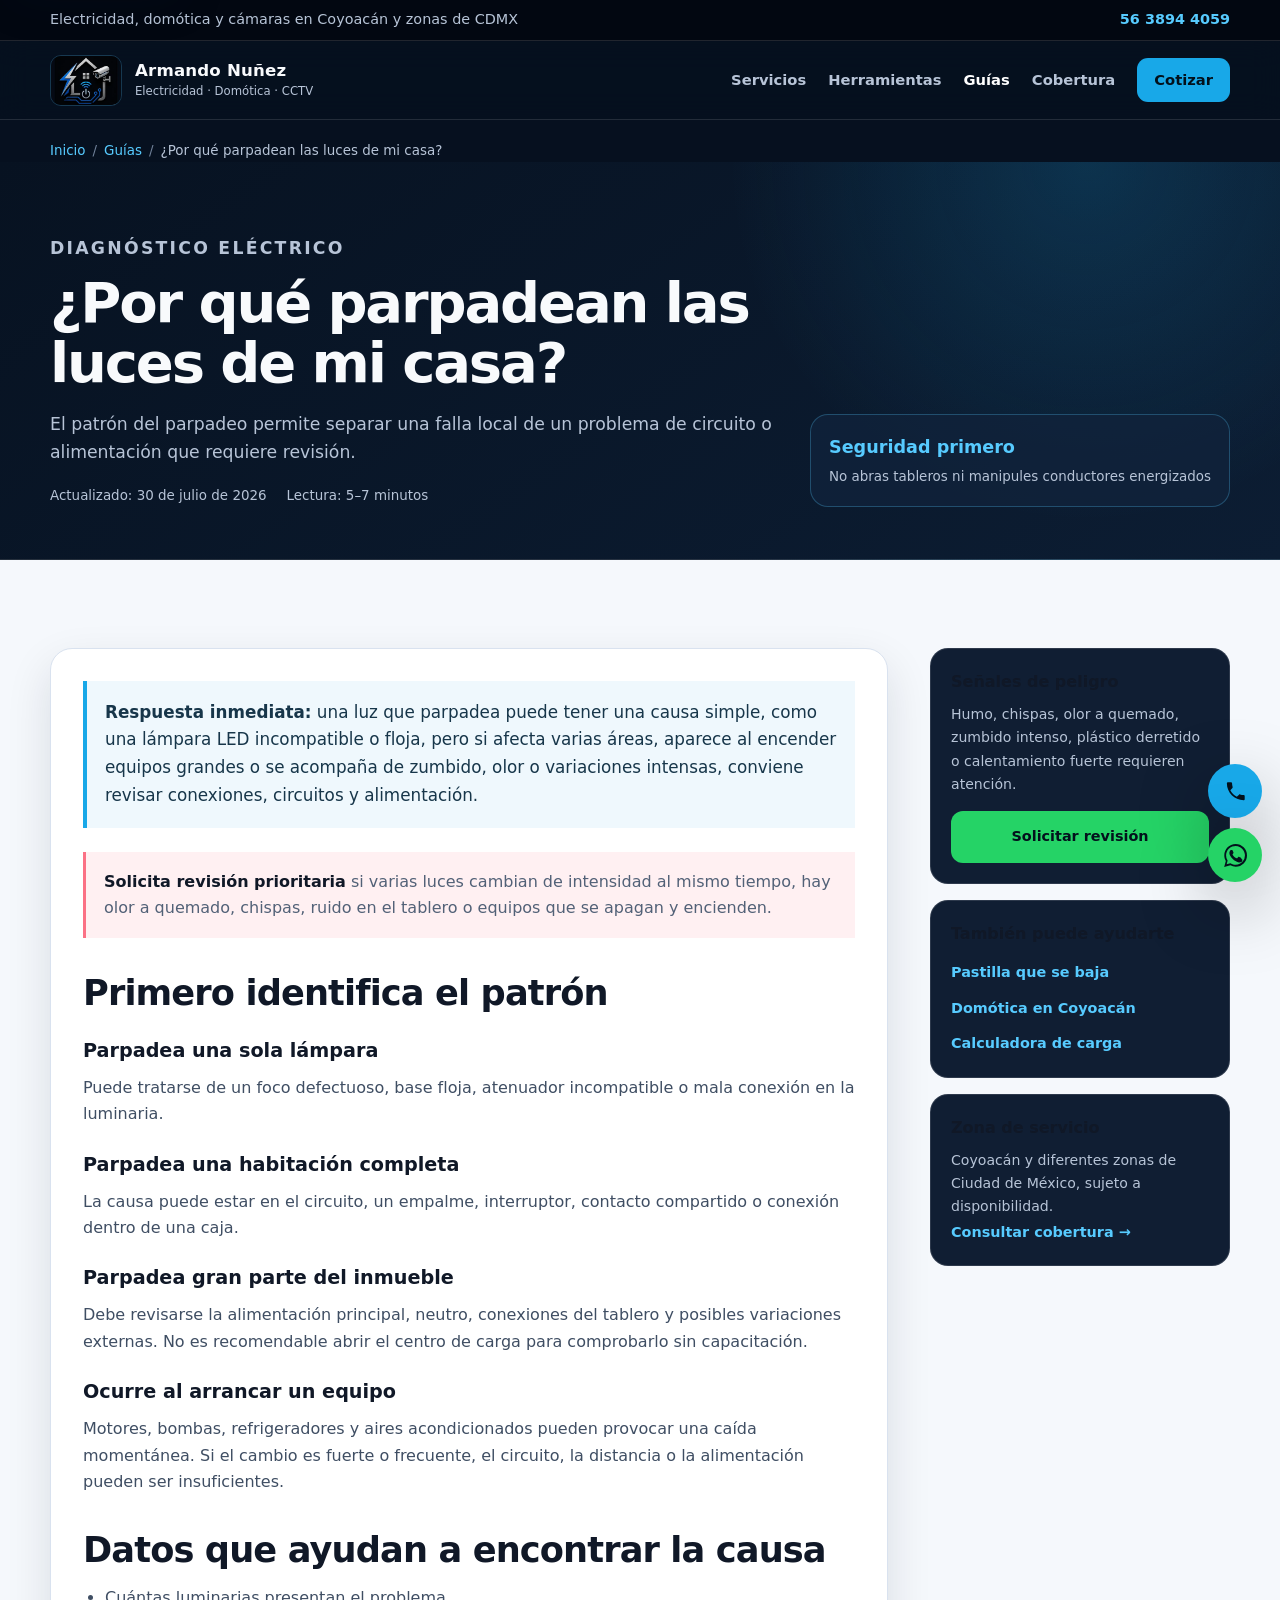
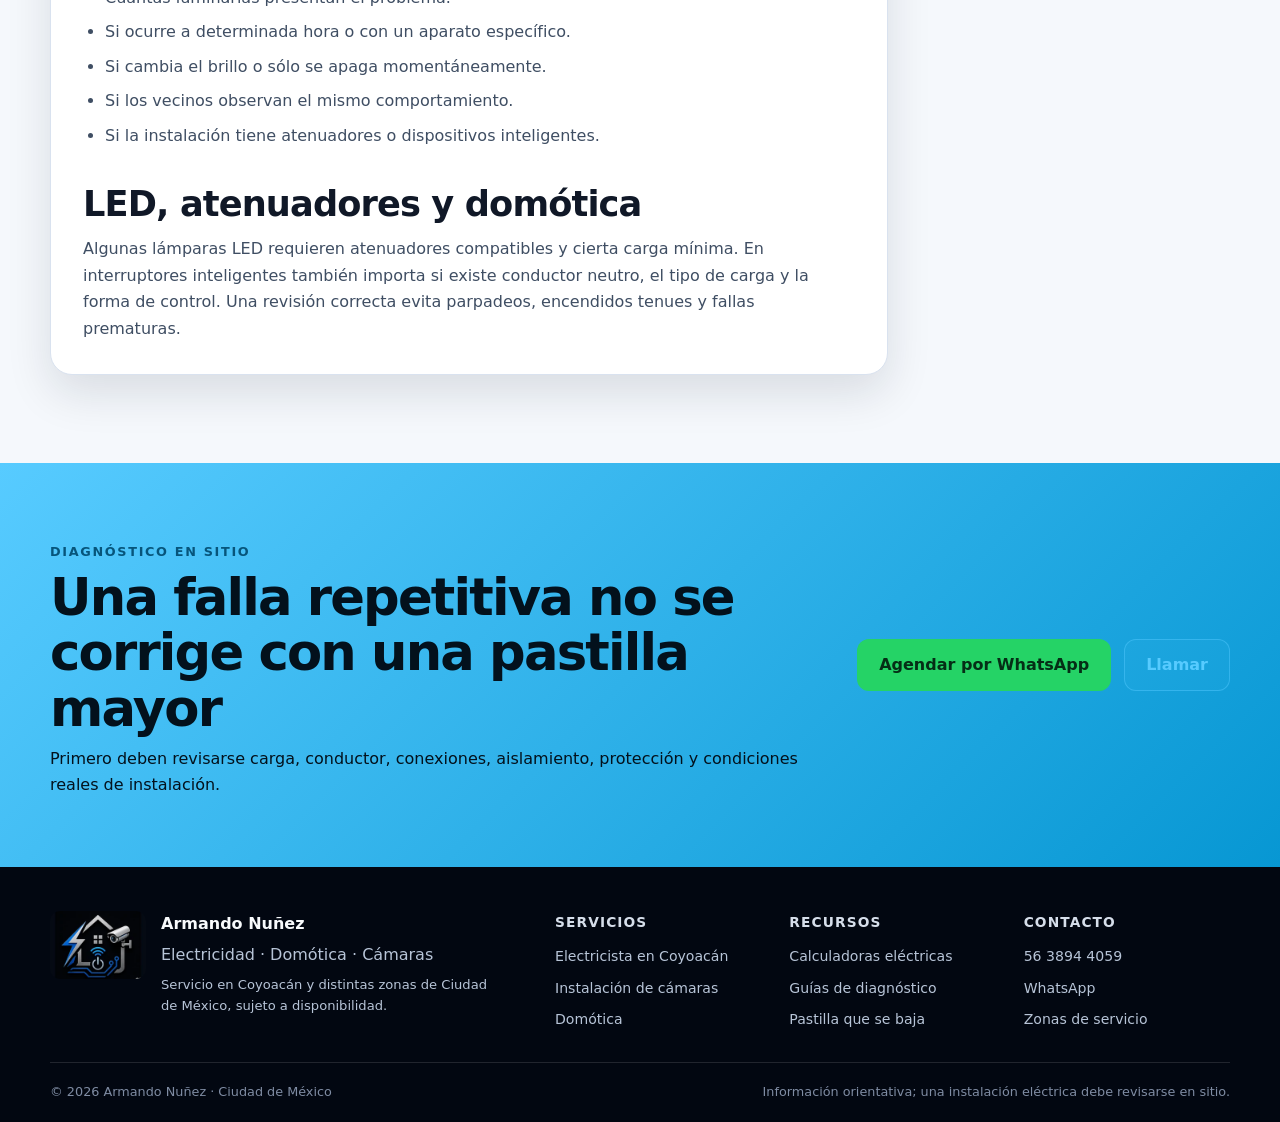
<file: guias/luces-parpadean.html>
<!DOCTYPE html>
<html lang="es-MX">
<head>
  <!-- Google tag (gtag.js): Google Analytics 4 + Google Ads -->
  <script async src="https://www.googletagmanager.com/gtag/js?id=G-HE82QC0JTR"></script>
  <script>
    window.dataLayer = window.dataLayer || [];
    function gtag(){dataLayer.push(arguments);}
    gtag('js', new Date());

    // Google Analytics 4
    gtag('config', 'G-HE82QC0JTR');

    // Google Ads
    gtag('config', 'AW-804083603');
  </script>
  <meta charset="UTF-8">
  <meta name="viewport" content="width=device-width, initial-scale=1, viewport-fit=cover">
  <title>¿Por qué parpadean las luces? | Causas y revisión</title>
  <meta name="description" content="Guía para identificar por qué parpadean las luces: foco LED, conexión floja, equipo de alta carga, neutro o variación de voltaje.">
  <meta name="robots" content="index,follow,max-image-preview:large,max-snippet:-1,max-video-preview:-1">
  <meta name="theme-color" content="#07101f">
  <meta name="format-detection" content="telephone=yes">
  <link rel="canonical" href="https://armando-np.github.io/armando-np.github.io-electricista-coyoacan-/guias/luces-parpadean.html">
  <link rel="icon" href="../assets/favicon.svg" type="image/svg+xml">
  <link rel="apple-touch-icon" href="../assets/icon-192.png">
  <link rel="manifest" href="../site.webmanifest">
  <link rel="stylesheet" href="../assets/styles.css">
  <meta property="og:type" content="website">
  <meta property="og:locale" content="es_MX">
  <meta property="og:site_name" content="Armando Nuñez | Electricidad, Domótica y CCTV">
  <meta property="og:title" content="¿Por qué parpadean las luces? | Causas y revisión">
  <meta property="og:description" content="Guía para identificar por qué parpadean las luces: foco LED, conexión floja, equipo de alta carga, neutro o variación de voltaje.">
  <meta property="og:url" content="https://armando-np.github.io/armando-np.github.io-electricista-coyoacan-/guias/luces-parpadean.html">
  <meta property="og:image" content="https://armando-np.github.io/armando-np.github.io-electricista-coyoacan-/assets/og-image.webp">
  <meta property="og:image:width" content="1200">
  <meta property="og:image:height" content="630">
  <meta property="og:image:alt" content="Armando Nuñez: electricidad, domótica y cámaras de vigilancia">
  <meta name="twitter:card" content="summary_large_image">
  <script type="application/ld+json">
{
  "@context": "https://schema.org",
  "@type": "Electrician",
  "@id": "https://armando-np.github.io/armando-np.github.io-electricista-coyoacan-/#negocio",
  "name": "Armando Nuñez | Electricidad, Domótica y CCTV",
  "url": "https://armando-np.github.io/armando-np.github.io-electricista-coyoacan-/",
  "logo": "https://armando-np.github.io/armando-np.github.io-electricista-coyoacan-/assets/logo-armando-nunez.webp",
  "image": "https://armando-np.github.io/armando-np.github.io-electricista-coyoacan-/assets/og-image.webp",
  "telephone": "+52 56 3894 4059",
  "description": "Diagnóstico, reparación e instalación eléctrica, domótica e instalación de cámaras de seguridad para casas y negocios en Coyoacán y otras zonas de Ciudad de México.",
  "areaServed": [
    "Coyoacán",
    "Del Valle",
    "Narvarte",
    "Nápoles",
    "Roma Norte",
    "Roma Sur",
    "Condesa",
    "Polanco",
    "Anzures",
    "Juárez",
    "Escandón",
    "San Ángel",
    "Mixcoac",
    "Copilco",
    "Pedregal",
    "Tlalpan"
  ],
  "serviceType": [
    "Diagnóstico de fallas eléctricas",
    "Reparación de cortocircuitos",
    "Instalaciones eléctricas",
    "Centros de carga",
    "Tierras físicas y aisladas",
    "Circuitos para equipos sensibles",
    "Domótica y automatización",
    "Instalación de cámaras de seguridad CCTV e IP"
  ],
  "priceRange": "$$"
}
</script>
  <script type="application/ld+json">
{
  "@context": "https://schema.org",
  "@type": "Article",
  "headline": "¿Por qué parpadean las luces de mi casa?",
  "description": "Guía para identificar por qué parpadean las luces: foco LED, conexión floja, equipo de alta carga, neutro o variación de voltaje.",
  "mainEntityOfPage": "https://armando-np.github.io/armando-np.github.io-electricista-coyoacan-/guias/luces-parpadean.html",
  "datePublished": "2026-07-30",
  "dateModified": "2026-07-30",
  "inLanguage": "es-MX",
  "author": {
    "@type": "Person",
    "name": "Armando Nuñez"
  },
  "publisher": {
    "@id": "https://armando-np.github.io/armando-np.github.io-electricista-coyoacan-/#negocio"
  },
  "image": "https://armando-np.github.io/armando-np.github.io-electricista-coyoacan-/assets/og-image.webp"
}
</script>
  <script type="application/ld+json">
{
  "@context": "https://schema.org",
  "@type": "BreadcrumbList",
  "itemListElement": [
    {
      "@type": "ListItem",
      "position": 1,
      "name": "Inicio",
      "item": "https://armando-np.github.io/armando-np.github.io-electricista-coyoacan-/"
    },
    {
      "@type": "ListItem",
      "position": 2,
      "name": "Guías",
      "item": "https://armando-np.github.io/armando-np.github.io-electricista-coyoacan-/guias/"
    },
    {
      "@type": "ListItem",
      "position": 3,
      "name": "¿Por qué parpadean las luces de mi casa?"
    }
  ]
}
</script>
</head>
<body>
  <a class="skip-link" href="#contenido">Saltar al contenido</a>
  <div class="utility-bar">
    <div class="container utility-content">
      <span>Electricidad, domótica y cámaras en Coyoacán y zonas de CDMX</span>
      <a class="track-call" href="tel:+525638944059">56 3894 4059</a>
    </div>
  </div>
  <header class="site-header" id="inicio">
    <div class="container nav-wrap">
      <a class="brand" href="../" aria-label="Ir a la página principal">
        <img src="../assets/brand-emblem.webp" width="72" height="51" alt="" aria-hidden="true">
        <span><strong>Armando Nuñez</strong><small>Electricidad · Domótica · CCTV</small></span>
      </a>
      <button class="menu-button" type="button" aria-expanded="false" aria-controls="main-nav"><span class="menu-icon" aria-hidden="true"></span><span>Menú</span></button>
      <nav id="main-nav" class="main-nav" aria-label="Navegación principal">
        <a href="../servicios/electricista-coyoacan.html">Servicios</a>
        <a href="../herramientas/">Herramientas</a>
        <a href="../guias/" aria-current="page">Guías</a>
        <a href="../#zonas">Cobertura</a>
        <a class="nav-cta" href="../#cotizar">Cotizar</a>
      </nav>
    </div>
  </header>
<nav class="breadcrumbs container" aria-label="Migas de pan"><ol><li><a href="../">Inicio</a></li><li><a href="./">Guías</a></li><li aria-current="page">¿Por qué parpadean las luces de mi casa?</li></ol></nav>
  <main id="contenido">
    <section class="content-hero"><div class="container"><div><p class="section-label">Diagnóstico eléctrico</p><h1>¿Por qué parpadean las luces de mi casa?</h1><p>El patrón del parpadeo permite separar una falla local de un problema de circuito o alimentación que requiere revisión.</p><div class="article-meta"><span>Actualizado: 30 de julio de 2026</span><span>Lectura: 5–7 minutos</span></div></div><div class="hero-badge"><strong>Seguridad primero</strong><span>No abras tableros ni manipules conductores energizados</span></div></div></section>
    <section class="section section-light"><div class="container content-layout"><article class="content-card">
<p class="lead-answer"><strong>Respuesta inmediata:</strong> una luz que parpadea puede tener una causa simple, como una lámpara LED incompatible o floja, pero si afecta varias áreas, aparece al encender equipos grandes o se acompaña de zumbido, olor o variaciones intensas, conviene revisar conexiones, circuitos y alimentación.</p>
<div class="notice danger"><strong>Solicita revisión prioritaria</strong> si varias luces cambian de intensidad al mismo tiempo, hay olor a quemado, chispas, ruido en el tablero o equipos que se apagan y encienden.</div>
<h2>Primero identifica el patrón</h2>
<h3>Parpadea una sola lámpara</h3><p>Puede tratarse de un foco defectuoso, base floja, atenuador incompatible o mala conexión en la luminaria.</p>
<h3>Parpadea una habitación completa</h3><p>La causa puede estar en el circuito, un empalme, interruptor, contacto compartido o conexión dentro de una caja.</p>
<h3>Parpadea gran parte del inmueble</h3><p>Debe revisarse la alimentación principal, neutro, conexiones del tablero y posibles variaciones externas. No es recomendable abrir el centro de carga para comprobarlo sin capacitación.</p>
<h3>Ocurre al arrancar un equipo</h3><p>Motores, bombas, refrigeradores y aires acondicionados pueden provocar una caída momentánea. Si el cambio es fuerte o frecuente, el circuito, la distancia o la alimentación pueden ser insuficientes.</p>
<h2>Datos que ayudan a encontrar la causa</h2><ul><li>Cuántas luminarias presentan el problema.</li><li>Si ocurre a determinada hora o con un aparato específico.</li><li>Si cambia el brillo o sólo se apaga momentáneamente.</li><li>Si los vecinos observan el mismo comportamiento.</li><li>Si la instalación tiene atenuadores o dispositivos inteligentes.</li></ul>
<h2>LED, atenuadores y domótica</h2><p>Algunas lámparas LED requieren atenuadores compatibles y cierta carga mínima. En interruptores inteligentes también importa si existe conductor neutro, el tipo de carga y la forma de control. Una revisión correcta evita parpadeos, encendidos tenues y fallas prematuras.</p>
</article><aside class="sidebar">
      <div class="sidebar-card"><h2>Señales de peligro</h2><p>Humo, chispas, olor a quemado, zumbido intenso, plástico derretido o calentamiento fuerte requieren atención.</p><a class="button button-whatsapp track-whatsapp" href="https://wa.me/525638944059?text=Hola%2C%20tengo%20una%20falla%20el%C3%A9ctrica%20y%20quiero%20solicitar%20revisi%C3%B3n." target="_blank" rel="noopener noreferrer">Solicitar revisión</a></div>
      <div class="sidebar-card"><h2>También puede ayudarte</h2><ul><li><a href="por-que-se-baja-la-pastilla.html">Pastilla que se baja</a></li><li><a href="../servicios/domotica-coyoacan.html">Domótica en Coyoacán</a></li><li><a href="../herramientas/calculadora-consumo-electrico.html">Calculadora de carga</a></li></ul></div>
      <div class="sidebar-card"><h2>Zona de servicio</h2><p>Coyoacán y diferentes zonas de Ciudad de México, sujeto a disponibilidad.</p><a href="../#zonas">Consultar cobertura →</a></div>
    </aside></div></section>
    <section class="contact-section"><div class="container contact-panel"><div><p class="section-label">Diagnóstico en sitio</p><h2>Una falla repetitiva no se corrige con una pastilla mayor</h2><p>Primero deben revisarse carga, conductor, conexiones, aislamiento, protección y condiciones reales de instalación.</p></div><div class="contact-actions"><a class="button button-whatsapp track-whatsapp" href="https://wa.me/525638944059?text=Hola%2C%20quiero%20agendar%20una%20revisi%C3%B3n%20el%C3%A9ctrica." target="_blank" rel="noopener noreferrer">Agendar por WhatsApp</a><a class="button button-secondary track-call" href="tel:+525638944059">Llamar</a></div></div></section>
  </main>
  <footer class="site-footer">
    <div class="container footer-main">
      <div class="footer-brand">
        <img src="../assets/brand-emblem.webp" width="96" height="68" alt="" aria-hidden="true" loading="lazy">
        <div><strong>Armando Nuñez</strong><p>Electricidad · Domótica · Cámaras</p><p class="footer-small">Servicio en Coyoacán y distintas zonas de Ciudad de México, sujeto a disponibilidad.</p></div>
      </div>
      <div class="footer-links">
        <div><h2>Servicios</h2><a href="../servicios/electricista-coyoacan.html">Electricista en Coyoacán</a><a href="../servicios/instalacion-camaras-coyoacan.html">Instalación de cámaras</a><a href="../servicios/domotica-coyoacan.html">Domótica</a></div>
        <div><h2>Recursos</h2><a href="../herramientas/">Calculadoras eléctricas</a><a href="../guias/">Guías de diagnóstico</a><a href="../guias/por-que-se-baja-la-pastilla.html">Pastilla que se baja</a></div>
        <div><h2>Contacto</h2><a class="track-call" href="tel:+525638944059">56 3894 4059</a><a class="track-whatsapp" href="https://wa.me/525638944059" target="_blank" rel="noopener noreferrer">WhatsApp</a><a href="../#zonas">Zonas de servicio</a></div>
      </div>
    </div>
    <div class="container footer-bottom"><span>© 2026 Armando Nuñez · Ciudad de México</span><span>Información orientativa; una instalación eléctrica debe revisarse en sitio.</span></div>
  </footer>
  <div class="floating-actions" aria-label="Contacto rápido">
    <a class="floating-button floating-call track-call" href="tel:+525638944059" aria-label="Llamar a Armando Nuñez"><svg viewBox="0 0 24 24" aria-hidden="true"><path d="M6.6 10.8c1.5 3 3.8 5.4 6.8 6.8l2.3-2.3c.3-.3.7-.4 1.1-.2 1.2.4 2.5.6 3.8.6.6 0 1 .4 1 1V20c0 .6-.4 1-1 1C10.9 21 3 13.1 3 3.4c0-.6.4-1 1-1h3.4c.6 0 1 .4 1 1 0 1.3.2 2.6.6 3.8.1.4 0 .8-.2 1.1l-2.2 2.5z"/></svg></a>
    <a class="floating-button floating-whatsapp track-whatsapp" href="https://wa.me/525638944059" target="_blank" rel="noopener noreferrer" aria-label="Enviar WhatsApp a Armando Nuñez"><svg viewBox="0 0 24 24" aria-hidden="true"><path d="M20.5 3.5A11.8 11.8 0 0 0 12.1 0C5.6 0 .3 5.3.3 11.8c0 2.1.5 4.1 1.6 5.9L.2 24l6.5-1.7c1.7.9 3.6 1.4 5.5 1.4 6.5 0 11.8-5.3 11.8-11.8 0-3.2-1.2-6.1-3.5-8.4zm-8.3 18.2c-1.8 0-3.6-.5-5.1-1.4l-.4-.2-3.9 1 1-3.8-.2-.4a9.8 9.8 0 1 1 8.6 4.8zm5.4-7.3c-.3-.1-1.7-.8-2-1-.3-.1-.5-.1-.7.2-.2.3-.8 1-1 1.2-.2.2-.4.2-.7.1-1.8-.9-3-1.6-4.2-3.7-.3-.6.3-.5.9-1.8.1-.2 0-.4 0-.6l-.9-2.1c-.2-.5-.5-.5-.7-.5h-.6c-.2 0-.6.1-.9.4-.3.3-1.2 1.2-1.2 2.9s1.2 3.3 1.4 3.6c.1.2 2.4 3.7 5.9 5.2.8.4 1.5.6 2 .7.8.3 1.6.2 2.2.1.7-.1 1.7-.7 1.9-1.4.2-.7.2-1.3.2-1.4-.1-.2-.3-.3-.6-.4z"/></svg></a>
  </div>
  <script src="../assets/script.js" defer></script>
</body>
</html>
</file>
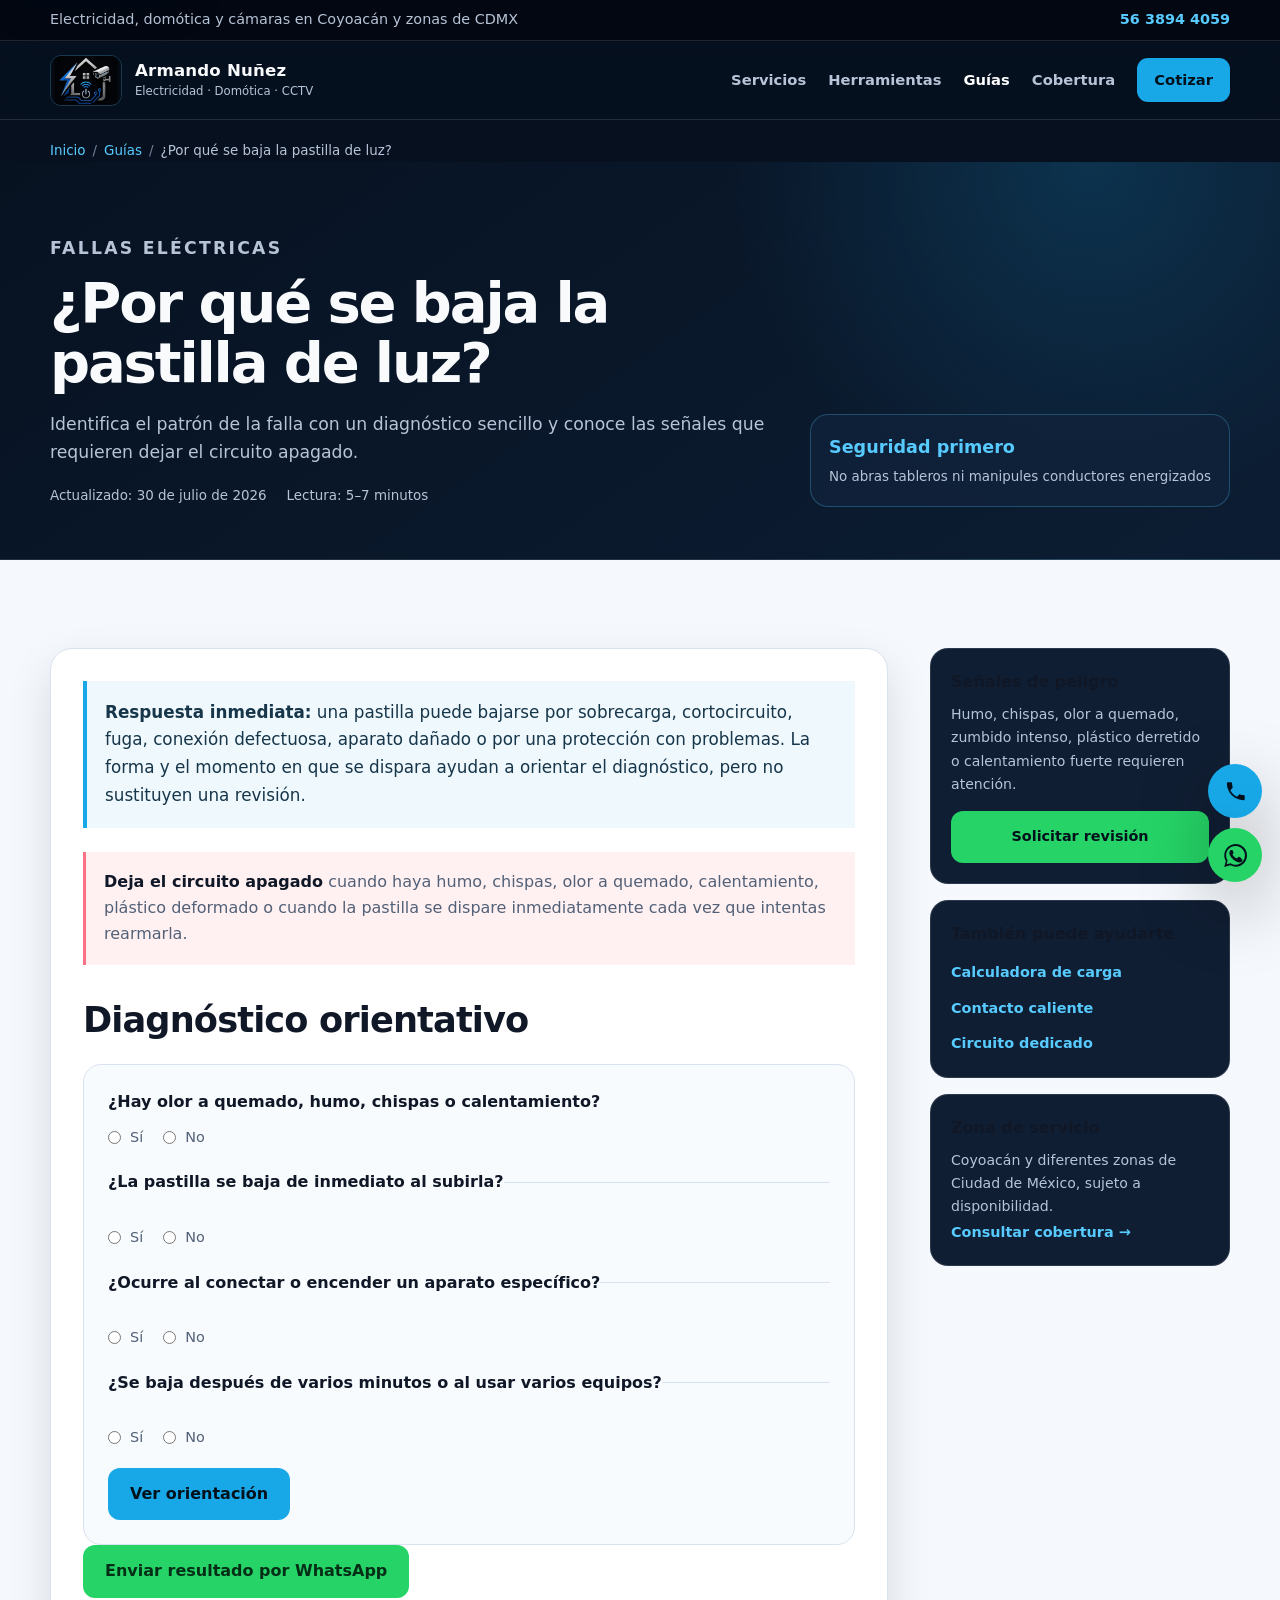
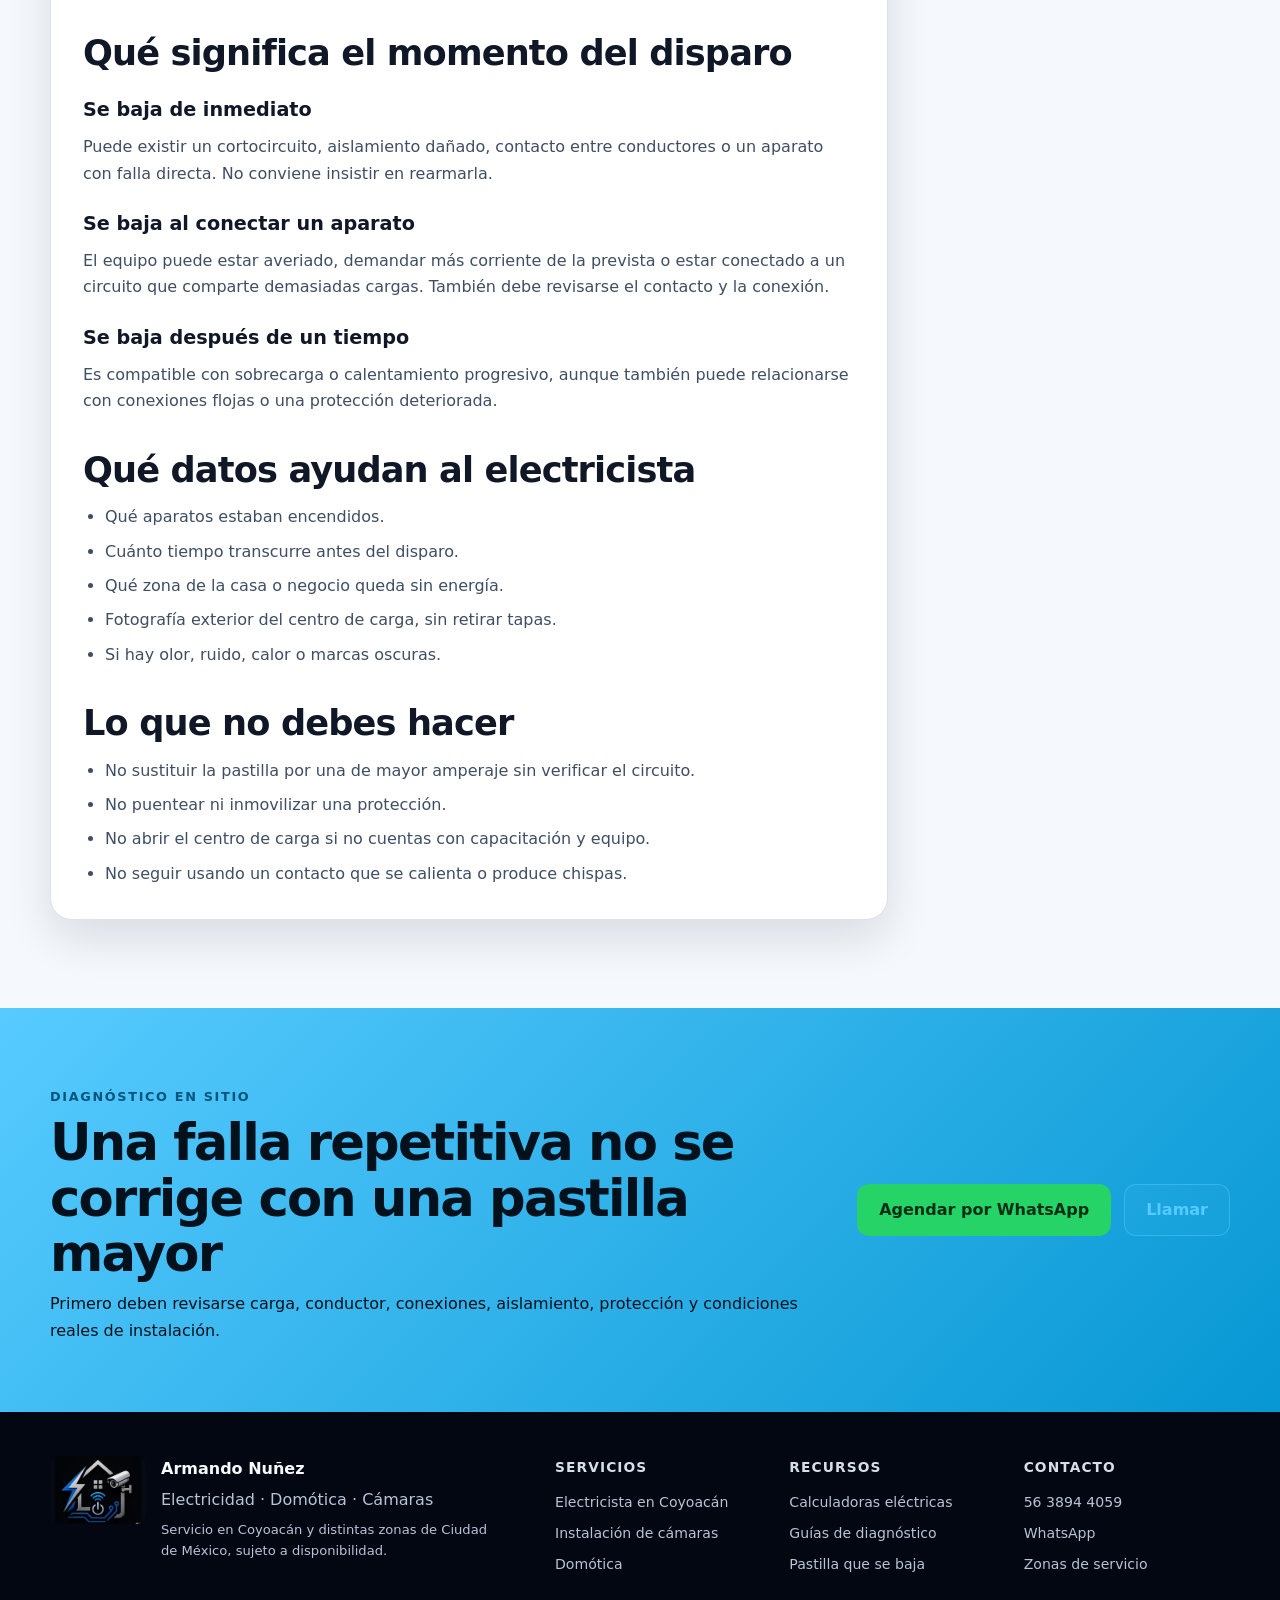
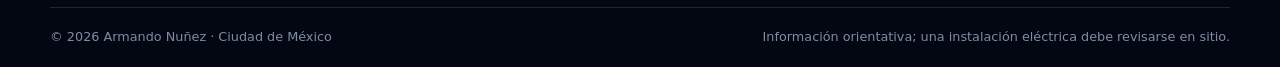
<file: guias/por-que-se-baja-la-pastilla.html>
<!DOCTYPE html>
<html lang="es-MX">
<head>
  <!-- Google tag (gtag.js): Google Analytics 4 + Google Ads -->
  <script async src="https://www.googletagmanager.com/gtag/js?id=G-HE82QC0JTR"></script>
  <script>
    window.dataLayer = window.dataLayer || [];
    function gtag(){dataLayer.push(arguments);}
    gtag('js', new Date());

    // Google Analytics 4
    gtag('config', 'G-HE82QC0JTR');

    // Google Ads
    gtag('config', 'AW-804083603');
  </script>
  <meta charset="UTF-8">
  <meta name="viewport" content="width=device-width, initial-scale=1, viewport-fit=cover">
  <title>¿Por qué se baja la pastilla de luz? | Causas y diagnóstico</title>
  <meta name="description" content="Descubre por qué se baja una pastilla de luz: sobrecarga, corto, fuga, aparato defectuoso o calentamiento. Diagnóstico orientativo y señales de riesgo.">
  <meta name="robots" content="index,follow,max-image-preview:large,max-snippet:-1,max-video-preview:-1">
  <meta name="theme-color" content="#07101f">
  <meta name="format-detection" content="telephone=yes">
  <link rel="canonical" href="https://armando-np.github.io/armando-np.github.io-electricista-coyoacan-/guias/por-que-se-baja-la-pastilla.html">
  <link rel="icon" href="../assets/favicon.svg" type="image/svg+xml">
  <link rel="apple-touch-icon" href="../assets/icon-192.png">
  <link rel="manifest" href="../site.webmanifest">
  <link rel="stylesheet" href="../assets/styles.css">
  <meta property="og:type" content="website">
  <meta property="og:locale" content="es_MX">
  <meta property="og:site_name" content="Armando Nuñez | Electricidad, Domótica y CCTV">
  <meta property="og:title" content="¿Por qué se baja la pastilla de luz? | Causas y diagnóstico">
  <meta property="og:description" content="Descubre por qué se baja una pastilla de luz: sobrecarga, corto, fuga, aparato defectuoso o calentamiento. Diagnóstico orientativo y señales de riesgo.">
  <meta property="og:url" content="https://armando-np.github.io/armando-np.github.io-electricista-coyoacan-/guias/por-que-se-baja-la-pastilla.html">
  <meta property="og:image" content="https://armando-np.github.io/armando-np.github.io-electricista-coyoacan-/assets/og-image.webp">
  <meta property="og:image:width" content="1200">
  <meta property="og:image:height" content="630">
  <meta property="og:image:alt" content="Armando Nuñez: electricidad, domótica y cámaras de vigilancia">
  <meta name="twitter:card" content="summary_large_image">
  <script type="application/ld+json">
{
  "@context": "https://schema.org",
  "@type": "Electrician",
  "@id": "https://armando-np.github.io/armando-np.github.io-electricista-coyoacan-/#negocio",
  "name": "Armando Nuñez | Electricidad, Domótica y CCTV",
  "url": "https://armando-np.github.io/armando-np.github.io-electricista-coyoacan-/",
  "logo": "https://armando-np.github.io/armando-np.github.io-electricista-coyoacan-/assets/logo-armando-nunez.webp",
  "image": "https://armando-np.github.io/armando-np.github.io-electricista-coyoacan-/assets/og-image.webp",
  "telephone": "+52 56 3894 4059",
  "description": "Diagnóstico, reparación e instalación eléctrica, domótica e instalación de cámaras de seguridad para casas y negocios en Coyoacán y otras zonas de Ciudad de México.",
  "areaServed": [
    "Coyoacán",
    "Del Valle",
    "Narvarte",
    "Nápoles",
    "Roma Norte",
    "Roma Sur",
    "Condesa",
    "Polanco",
    "Anzures",
    "Juárez",
    "Escandón",
    "San Ángel",
    "Mixcoac",
    "Copilco",
    "Pedregal",
    "Tlalpan"
  ],
  "serviceType": [
    "Diagnóstico de fallas eléctricas",
    "Reparación de cortocircuitos",
    "Instalaciones eléctricas",
    "Centros de carga",
    "Tierras físicas y aisladas",
    "Circuitos para equipos sensibles",
    "Domótica y automatización",
    "Instalación de cámaras de seguridad CCTV e IP"
  ],
  "priceRange": "$$"
}
</script>
  <script type="application/ld+json">
{
  "@context": "https://schema.org",
  "@type": "Article",
  "headline": "¿Por qué se baja la pastilla de luz?",
  "description": "Descubre por qué se baja una pastilla de luz: sobrecarga, corto, fuga, aparato defectuoso o calentamiento. Diagnóstico orientativo y señales de riesgo.",
  "mainEntityOfPage": "https://armando-np.github.io/armando-np.github.io-electricista-coyoacan-/guias/por-que-se-baja-la-pastilla.html",
  "datePublished": "2026-07-30",
  "dateModified": "2026-07-30",
  "inLanguage": "es-MX",
  "author": {
    "@type": "Person",
    "name": "Armando Nuñez"
  },
  "publisher": {
    "@id": "https://armando-np.github.io/armando-np.github.io-electricista-coyoacan-/#negocio"
  },
  "image": "https://armando-np.github.io/armando-np.github.io-electricista-coyoacan-/assets/og-image.webp"
}
</script>
  <script type="application/ld+json">
{
  "@context": "https://schema.org",
  "@type": "BreadcrumbList",
  "itemListElement": [
    {
      "@type": "ListItem",
      "position": 1,
      "name": "Inicio",
      "item": "https://armando-np.github.io/armando-np.github.io-electricista-coyoacan-/"
    },
    {
      "@type": "ListItem",
      "position": 2,
      "name": "Guías",
      "item": "https://armando-np.github.io/armando-np.github.io-electricista-coyoacan-/guias/"
    },
    {
      "@type": "ListItem",
      "position": 3,
      "name": "¿Por qué se baja la pastilla de luz?"
    }
  ]
}
</script>
</head>
<body>
  <a class="skip-link" href="#contenido">Saltar al contenido</a>
  <div class="utility-bar">
    <div class="container utility-content">
      <span>Electricidad, domótica y cámaras en Coyoacán y zonas de CDMX</span>
      <a class="track-call" href="tel:+525638944059">56 3894 4059</a>
    </div>
  </div>
  <header class="site-header" id="inicio">
    <div class="container nav-wrap">
      <a class="brand" href="../" aria-label="Ir a la página principal">
        <img src="../assets/brand-emblem.webp" width="72" height="51" alt="" aria-hidden="true">
        <span><strong>Armando Nuñez</strong><small>Electricidad · Domótica · CCTV</small></span>
      </a>
      <button class="menu-button" type="button" aria-expanded="false" aria-controls="main-nav"><span class="menu-icon" aria-hidden="true"></span><span>Menú</span></button>
      <nav id="main-nav" class="main-nav" aria-label="Navegación principal">
        <a href="../servicios/electricista-coyoacan.html">Servicios</a>
        <a href="../herramientas/">Herramientas</a>
        <a href="../guias/" aria-current="page">Guías</a>
        <a href="../#zonas">Cobertura</a>
        <a class="nav-cta" href="../#cotizar">Cotizar</a>
      </nav>
    </div>
  </header>
<nav class="breadcrumbs container" aria-label="Migas de pan"><ol><li><a href="../">Inicio</a></li><li><a href="./">Guías</a></li><li aria-current="page">¿Por qué se baja la pastilla de luz?</li></ol></nav>
  <main id="contenido">
    <section class="content-hero"><div class="container"><div><p class="section-label">Fallas eléctricas</p><h1>¿Por qué se baja la pastilla de luz?</h1><p>Identifica el patrón de la falla con un diagnóstico sencillo y conoce las señales que requieren dejar el circuito apagado.</p><div class="article-meta"><span>Actualizado: 30 de julio de 2026</span><span>Lectura: 5–7 minutos</span></div></div><div class="hero-badge"><strong>Seguridad primero</strong><span>No abras tableros ni manipules conductores energizados</span></div></div></section>
    <section class="section section-light"><div class="container content-layout"><article class="content-card">
<p class="lead-answer"><strong>Respuesta inmediata:</strong> una pastilla puede bajarse por sobrecarga, cortocircuito, fuga, conexión defectuosa, aparato dañado o por una protección con problemas. La forma y el momento en que se dispara ayudan a orientar el diagnóstico, pero no sustituyen una revisión.</p>
<div class="notice danger"><strong>Deja el circuito apagado</strong> cuando haya humo, chispas, olor a quemado, calentamiento, plástico deformado o cuando la pastilla se dispare inmediatamente cada vez que intentas rearmarla.</div>
<h2>Diagnóstico orientativo</h2>
<form id="breaker-diagnostic" class="diagnostic" novalidate>
  <fieldset><legend>¿Hay olor a quemado, humo, chispas o calentamiento?</legend><div class="radio-row"><label class="check-control"><input type="radio" name="danger" value="si" required><span>Sí</span></label><label class="check-control"><input type="radio" name="danger" value="no"><span>No</span></label></div></fieldset>
  <fieldset><legend>¿La pastilla se baja de inmediato al subirla?</legend><div class="radio-row"><label class="check-control"><input type="radio" name="immediate" value="si" required><span>Sí</span></label><label class="check-control"><input type="radio" name="immediate" value="no"><span>No</span></label></div></fieldset>
  <fieldset><legend>¿Ocurre al conectar o encender un aparato específico?</legend><div class="radio-row"><label class="check-control"><input type="radio" name="appliance" value="si" required><span>Sí</span></label><label class="check-control"><input type="radio" name="appliance" value="no"><span>No</span></label></div></fieldset>
  <fieldset><legend>¿Se baja después de varios minutos o al usar varios equipos?</legend><div class="radio-row"><label class="check-control"><input type="radio" name="delayed" value="si" required><span>Sí</span></label><label class="check-control"><input type="radio" name="delayed" value="no"><span>No</span></label></div></fieldset>
  <div class="form-actions"><button class="button button-primary" type="submit">Ver orientación</button></div>
</form>
<div id="diagnostic-result" class="diagnostic-result" role="status" aria-live="polite"></div>
<a id="diagnostic-whatsapp" class="button button-whatsapp track-whatsapp" href="https://wa.me/525638944059" target="_blank" rel="noopener noreferrer" hidden>Enviar resultado por WhatsApp</a>
<h2>Qué significa el momento del disparo</h2>
<h3>Se baja de inmediato</h3><p>Puede existir un cortocircuito, aislamiento dañado, contacto entre conductores o un aparato con falla directa. No conviene insistir en rearmarla.</p>
<h3>Se baja al conectar un aparato</h3><p>El equipo puede estar averiado, demandar más corriente de la prevista o estar conectado a un circuito que comparte demasiadas cargas. También debe revisarse el contacto y la conexión.</p>
<h3>Se baja después de un tiempo</h3><p>Es compatible con sobrecarga o calentamiento progresivo, aunque también puede relacionarse con conexiones flojas o una protección deteriorada.</p>
<h2>Qué datos ayudan al electricista</h2><ul><li>Qué aparatos estaban encendidos.</li><li>Cuánto tiempo transcurre antes del disparo.</li><li>Qué zona de la casa o negocio queda sin energía.</li><li>Fotografía exterior del centro de carga, sin retirar tapas.</li><li>Si hay olor, ruido, calor o marcas oscuras.</li></ul>
<h2>Lo que no debes hacer</h2><ul><li>No sustituir la pastilla por una de mayor amperaje sin verificar el circuito.</li><li>No puentear ni inmovilizar una protección.</li><li>No abrir el centro de carga si no cuentas con capacitación y equipo.</li><li>No seguir usando un contacto que se calienta o produce chispas.</li></ul>
</article><aside class="sidebar">
      <div class="sidebar-card"><h2>Señales de peligro</h2><p>Humo, chispas, olor a quemado, zumbido intenso, plástico derretido o calentamiento fuerte requieren atención.</p><a class="button button-whatsapp track-whatsapp" href="https://wa.me/525638944059?text=Hola%2C%20tengo%20una%20falla%20el%C3%A9ctrica%20y%20quiero%20solicitar%20revisi%C3%B3n." target="_blank" rel="noopener noreferrer">Solicitar revisión</a></div>
      <div class="sidebar-card"><h2>También puede ayudarte</h2><ul><li><a href="../herramientas/calculadora-consumo-electrico.html">Calculadora de carga</a></li><li><a href="contacto-caliente.html">Contacto caliente</a></li><li><a href="circuito-dedicado.html">Circuito dedicado</a></li></ul></div>
      <div class="sidebar-card"><h2>Zona de servicio</h2><p>Coyoacán y diferentes zonas de Ciudad de México, sujeto a disponibilidad.</p><a href="../#zonas">Consultar cobertura →</a></div>
    </aside></div></section>
    <section class="contact-section"><div class="container contact-panel"><div><p class="section-label">Diagnóstico en sitio</p><h2>Una falla repetitiva no se corrige con una pastilla mayor</h2><p>Primero deben revisarse carga, conductor, conexiones, aislamiento, protección y condiciones reales de instalación.</p></div><div class="contact-actions"><a class="button button-whatsapp track-whatsapp" href="https://wa.me/525638944059?text=Hola%2C%20quiero%20agendar%20una%20revisi%C3%B3n%20el%C3%A9ctrica." target="_blank" rel="noopener noreferrer">Agendar por WhatsApp</a><a class="button button-secondary track-call" href="tel:+525638944059">Llamar</a></div></div></section>
  </main>
  <footer class="site-footer">
    <div class="container footer-main">
      <div class="footer-brand">
        <img src="../assets/brand-emblem.webp" width="96" height="68" alt="" aria-hidden="true" loading="lazy">
        <div><strong>Armando Nuñez</strong><p>Electricidad · Domótica · Cámaras</p><p class="footer-small">Servicio en Coyoacán y distintas zonas de Ciudad de México, sujeto a disponibilidad.</p></div>
      </div>
      <div class="footer-links">
        <div><h2>Servicios</h2><a href="../servicios/electricista-coyoacan.html">Electricista en Coyoacán</a><a href="../servicios/instalacion-camaras-coyoacan.html">Instalación de cámaras</a><a href="../servicios/domotica-coyoacan.html">Domótica</a></div>
        <div><h2>Recursos</h2><a href="../herramientas/">Calculadoras eléctricas</a><a href="../guias/">Guías de diagnóstico</a><a href="../guias/por-que-se-baja-la-pastilla.html">Pastilla que se baja</a></div>
        <div><h2>Contacto</h2><a class="track-call" href="tel:+525638944059">56 3894 4059</a><a class="track-whatsapp" href="https://wa.me/525638944059" target="_blank" rel="noopener noreferrer">WhatsApp</a><a href="../#zonas">Zonas de servicio</a></div>
      </div>
    </div>
    <div class="container footer-bottom"><span>© 2026 Armando Nuñez · Ciudad de México</span><span>Información orientativa; una instalación eléctrica debe revisarse en sitio.</span></div>
  </footer>
  <div class="floating-actions" aria-label="Contacto rápido">
    <a class="floating-button floating-call track-call" href="tel:+525638944059" aria-label="Llamar a Armando Nuñez"><svg viewBox="0 0 24 24" aria-hidden="true"><path d="M6.6 10.8c1.5 3 3.8 5.4 6.8 6.8l2.3-2.3c.3-.3.7-.4 1.1-.2 1.2.4 2.5.6 3.8.6.6 0 1 .4 1 1V20c0 .6-.4 1-1 1C10.9 21 3 13.1 3 3.4c0-.6.4-1 1-1h3.4c.6 0 1 .4 1 1 0 1.3.2 2.6.6 3.8.1.4 0 .8-.2 1.1l-2.2 2.5z"/></svg></a>
    <a class="floating-button floating-whatsapp track-whatsapp" href="https://wa.me/525638944059" target="_blank" rel="noopener noreferrer" aria-label="Enviar WhatsApp a Armando Nuñez"><svg viewBox="0 0 24 24" aria-hidden="true"><path d="M20.5 3.5A11.8 11.8 0 0 0 12.1 0C5.6 0 .3 5.3.3 11.8c0 2.1.5 4.1 1.6 5.9L.2 24l6.5-1.7c1.7.9 3.6 1.4 5.5 1.4 6.5 0 11.8-5.3 11.8-11.8 0-3.2-1.2-6.1-3.5-8.4zm-8.3 18.2c-1.8 0-3.6-.5-5.1-1.4l-.4-.2-3.9 1 1-3.8-.2-.4a9.8 9.8 0 1 1 8.6 4.8zm5.4-7.3c-.3-.1-1.7-.8-2-1-.3-.1-.5-.1-.7.2-.2.3-.8 1-1 1.2-.2.2-.4.2-.7.1-1.8-.9-3-1.6-4.2-3.7-.3-.6.3-.5.9-1.8.1-.2 0-.4 0-.6l-.9-2.1c-.2-.5-.5-.5-.7-.5h-.6c-.2 0-.6.1-.9.4-.3.3-1.2 1.2-1.2 2.9s1.2 3.3 1.4 3.6c.1.2 2.4 3.7 5.9 5.2.8.4 1.5.6 2 .7.8.3 1.6.2 2.2.1.7-.1 1.7-.7 1.9-1.4.2-.7.2-1.3.2-1.4-.1-.2-.3-.3-.6-.4z"/></svg></a>
  </div>
  <script src="../assets/script.js" defer></script>
</body>
</html>
</file>
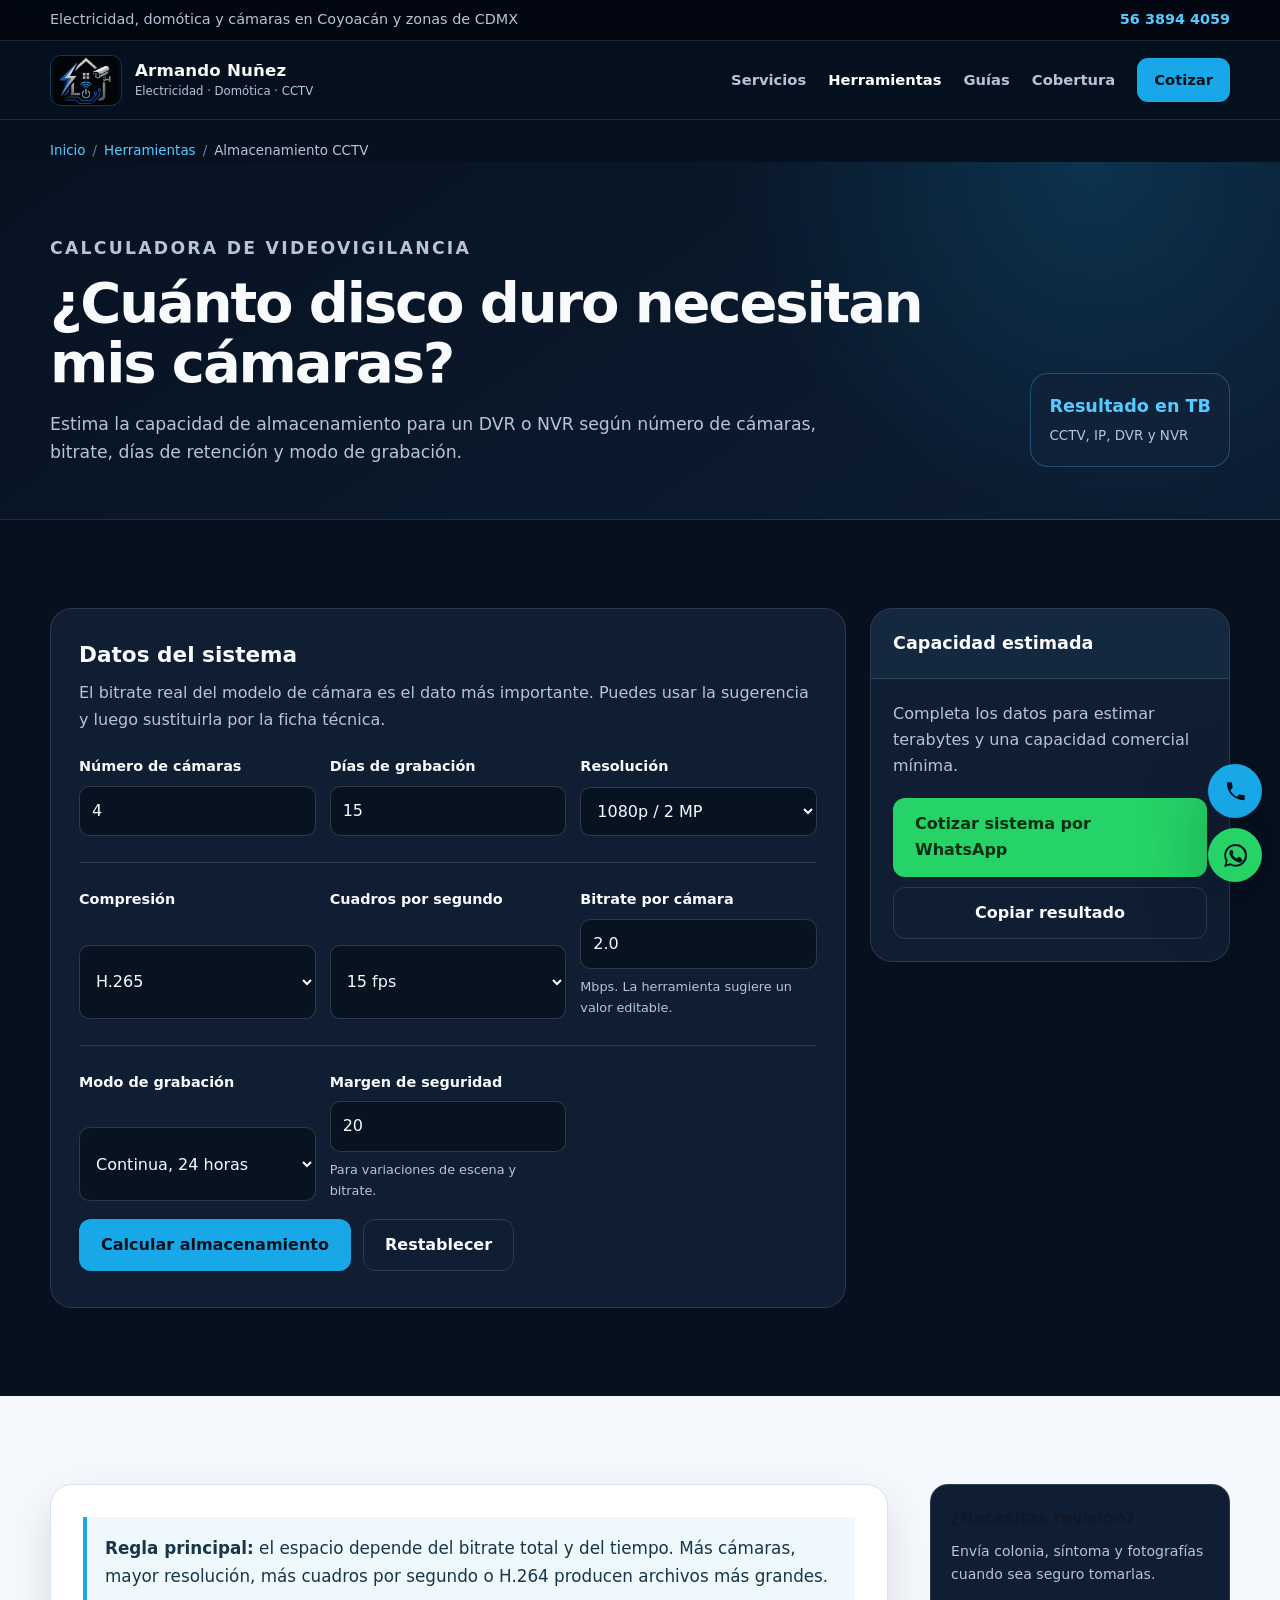
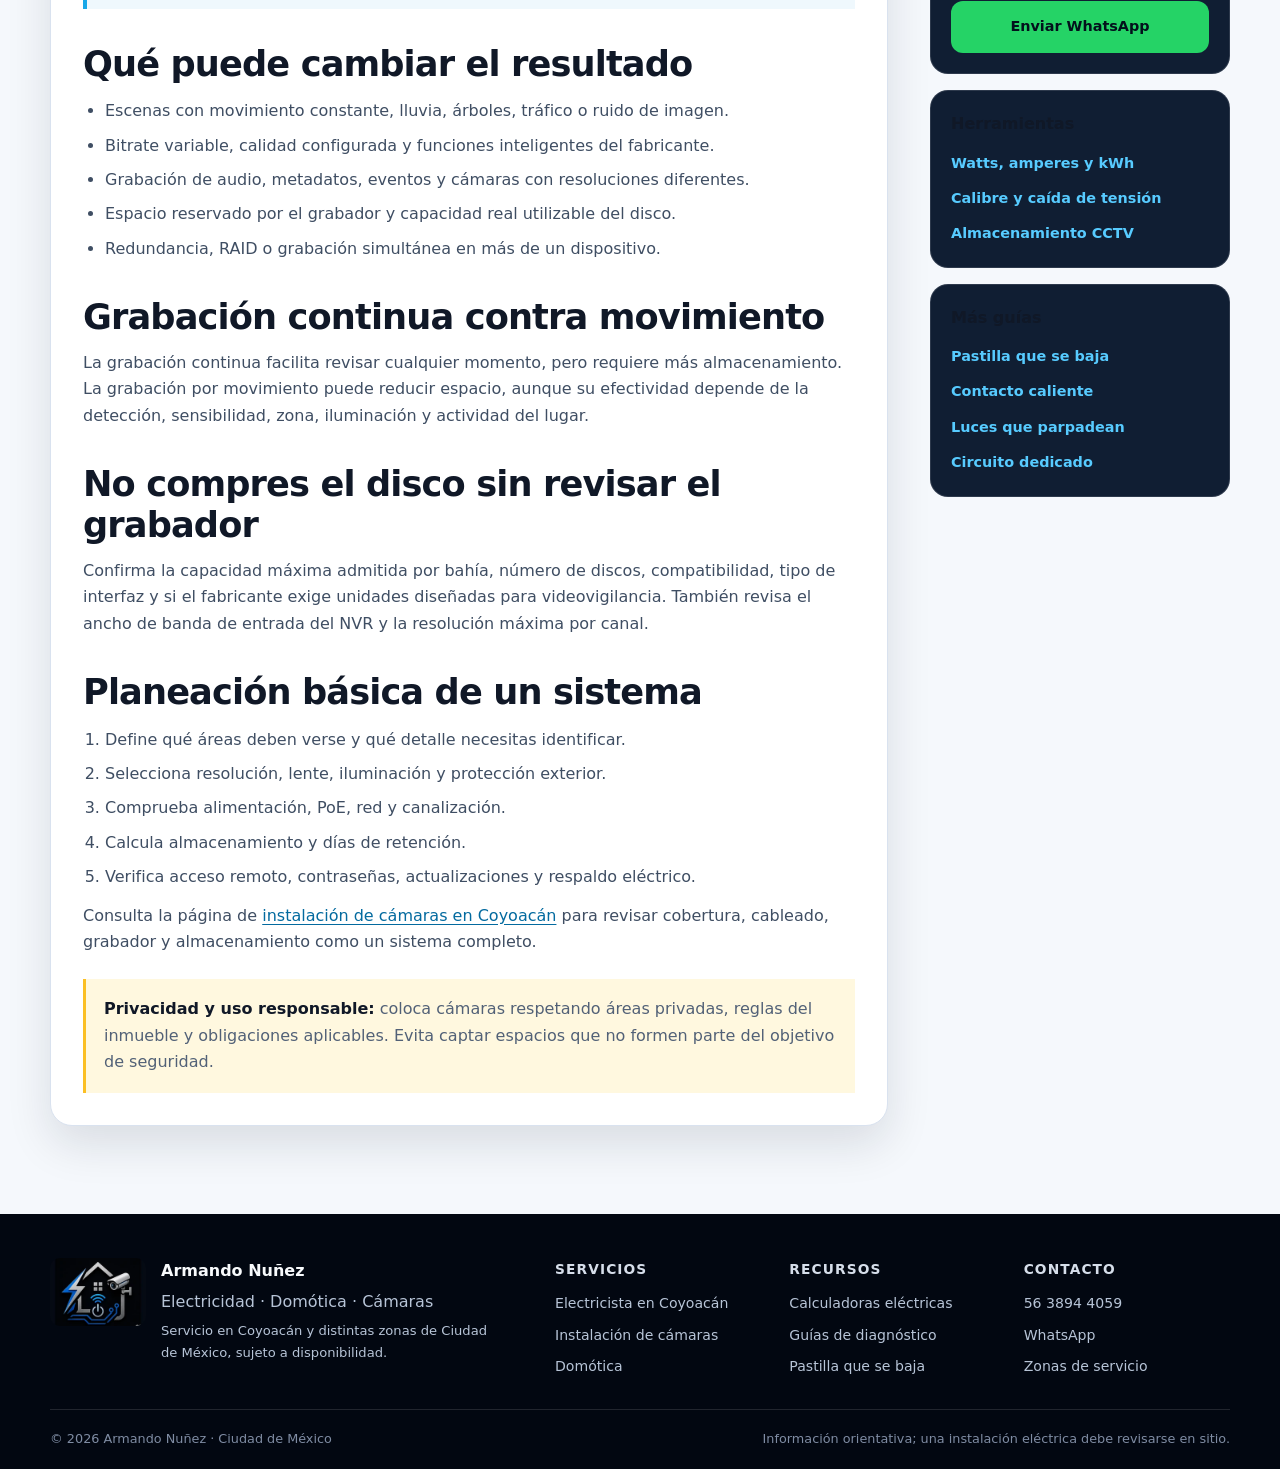
<file: herramientas/calculadora-almacenamiento-cctv.html>
<!DOCTYPE html>
<html lang="es-MX">
<head>
  <!-- Google tag (gtag.js): Google Analytics 4 + Google Ads -->
  <script async src="https://www.googletagmanager.com/gtag/js?id=G-HE82QC0JTR"></script>
  <script>
    window.dataLayer = window.dataLayer || [];
    function gtag(){dataLayer.push(arguments);}
    gtag('js', new Date());

    // Google Analytics 4
    gtag('config', 'G-HE82QC0JTR');

    // Google Ads
    gtag('config', 'AW-804083603');
  </script>
  <meta charset="UTF-8">
  <meta name="viewport" content="width=device-width, initial-scale=1, viewport-fit=cover">
  <title>Calculadora de almacenamiento para cámaras CCTV e IP</title>
  <meta name="description" content="Calcula cuántos TB necesita un DVR o NVR según cámaras, resolución, compresión, bitrate, días y grabación continua o por movimiento.">
  <meta name="robots" content="index,follow,max-image-preview:large,max-snippet:-1,max-video-preview:-1">
  <meta name="theme-color" content="#07101f">
  <meta name="format-detection" content="telephone=yes">
  <link rel="canonical" href="https://armando-np.github.io/armando-np.github.io-electricista-coyoacan-/herramientas/calculadora-almacenamiento-cctv.html">
  <link rel="icon" href="../assets/favicon.svg" type="image/svg+xml">
  <link rel="apple-touch-icon" href="../assets/icon-192.png">
  <link rel="manifest" href="../site.webmanifest">
  <link rel="stylesheet" href="../assets/styles.css">
  <meta property="og:type" content="website">
  <meta property="og:locale" content="es_MX">
  <meta property="og:site_name" content="Armando Nuñez | Electricidad, Domótica y CCTV">
  <meta property="og:title" content="Calculadora de almacenamiento para cámaras CCTV e IP">
  <meta property="og:description" content="Calcula cuántos TB necesita un DVR o NVR según cámaras, resolución, compresión, bitrate, días y grabación continua o por movimiento.">
  <meta property="og:url" content="https://armando-np.github.io/armando-np.github.io-electricista-coyoacan-/herramientas/calculadora-almacenamiento-cctv.html">
  <meta property="og:image" content="https://armando-np.github.io/armando-np.github.io-electricista-coyoacan-/assets/og-image.webp">
  <meta property="og:image:width" content="1200">
  <meta property="og:image:height" content="630">
  <meta property="og:image:alt" content="Armando Nuñez: electricidad, domótica y cámaras de vigilancia">
  <meta name="twitter:card" content="summary_large_image">
  <script type="application/ld+json">
{
  "@context": "https://schema.org",
  "@type": "Electrician",
  "@id": "https://armando-np.github.io/armando-np.github.io-electricista-coyoacan-/#negocio",
  "name": "Armando Nuñez | Electricidad, Domótica y CCTV",
  "url": "https://armando-np.github.io/armando-np.github.io-electricista-coyoacan-/",
  "logo": "https://armando-np.github.io/armando-np.github.io-electricista-coyoacan-/assets/logo-armando-nunez.webp",
  "image": "https://armando-np.github.io/armando-np.github.io-electricista-coyoacan-/assets/og-image.webp",
  "telephone": "+52 56 3894 4059",
  "description": "Diagnóstico, reparación e instalación eléctrica, domótica e instalación de cámaras de seguridad para casas y negocios en Coyoacán y otras zonas de Ciudad de México.",
  "areaServed": [
    "Coyoacán",
    "Del Valle",
    "Narvarte",
    "Nápoles",
    "Roma Norte",
    "Roma Sur",
    "Condesa",
    "Polanco",
    "Anzures",
    "Juárez",
    "Escandón",
    "San Ángel",
    "Mixcoac",
    "Copilco",
    "Pedregal",
    "Tlalpan"
  ],
  "serviceType": [
    "Diagnóstico de fallas eléctricas",
    "Reparación de cortocircuitos",
    "Instalaciones eléctricas",
    "Centros de carga",
    "Tierras físicas y aisladas",
    "Circuitos para equipos sensibles",
    "Domótica y automatización",
    "Instalación de cámaras de seguridad CCTV e IP"
  ],
  "priceRange": "$$"
}
</script>
  <script type="application/ld+json">
{
  "@context": "https://schema.org",
  "@type": "WebApplication",
  "@id": "https://armando-np.github.io/armando-np.github.io-electricista-coyoacan-/herramientas/calculadora-almacenamiento-cctv.html#herramienta",
  "name": "Calculadora de almacenamiento para cámaras CCTV e IP",
  "url": "https://armando-np.github.io/armando-np.github.io-electricista-coyoacan-/herramientas/calculadora-almacenamiento-cctv.html",
  "description": "Calcula cuántos TB necesita un DVR o NVR según cámaras, resolución, compresión, bitrate, días y grabación continua o por movimiento.",
  "applicationCategory": "UtilitiesApplication",
  "operatingSystem": "Any",
  "browserRequirements": "JavaScript",
  "inLanguage": "es-MX",
  "isAccessibleForFree": true,
  "provider": {
    "@id": "https://armando-np.github.io/armando-np.github.io-electricista-coyoacan-/#negocio"
  }
}
</script>
  <script type="application/ld+json">
{
  "@context": "https://schema.org",
  "@type": "BreadcrumbList",
  "itemListElement": [
    {
      "@type": "ListItem",
      "position": 1,
      "name": "Inicio",
      "item": "https://armando-np.github.io/armando-np.github.io-electricista-coyoacan-/"
    },
    {
      "@type": "ListItem",
      "position": 2,
      "name": "Herramientas",
      "item": "https://armando-np.github.io/armando-np.github.io-electricista-coyoacan-/herramientas/"
    },
    {
      "@type": "ListItem",
      "position": 3,
      "name": "Almacenamiento CCTV"
    }
  ]
}
</script>
</head><body>
  <a class="skip-link" href="#contenido">Saltar al contenido</a>
  <div class="utility-bar">
    <div class="container utility-content">
      <span>Electricidad, domótica y cámaras en Coyoacán y zonas de CDMX</span>
      <a class="track-call" href="tel:+525638944059">56 3894 4059</a>
    </div>
  </div>
  <header class="site-header" id="inicio">
    <div class="container nav-wrap">
      <a class="brand" href="../" aria-label="Ir a la página principal">
        <img src="../assets/brand-emblem.webp" width="72" height="51" alt="" aria-hidden="true">
        <span>
          <strong>Armando Nuñez</strong>
          <small>Electricidad · Domótica · CCTV</small>
        </span>
      </a>
      <button class="menu-button" type="button" aria-expanded="false" aria-controls="main-nav">
        <span class="menu-icon" aria-hidden="true"></span>
        <span>Menú</span>
      </button>
      <nav id="main-nav" class="main-nav" aria-label="Navegación principal">
        <a href="../servicios/electricista-coyoacan.html">Servicios</a>
        <a href="../herramientas/" aria-current="page">Herramientas</a>
        <a href="../guias/">Guías</a>
        <a href="../#zonas">Cobertura</a>
        <a class="nav-cta" href="../#cotizar">Cotizar</a>
      </nav>
    </div>
  </header><nav class="breadcrumbs container" aria-label="Migas de pan">
      <ol><li><a href="../">Inicio</a></li><li><a href="./">Herramientas</a></li><li aria-current="page">Almacenamiento CCTV</li></ol>
    </nav>
  <main id="contenido">
    <section class="content-hero">
      <div class="container">
        <div>
          <p class="section-label">Calculadora de videovigilancia</p>
          <h1>¿Cuánto disco duro necesitan mis cámaras?</h1>
          <p>Estima la capacidad de almacenamiento para un DVR o NVR según número de cámaras, bitrate, días de retención y modo de grabación.</p>
        </div>
        <div class="hero-badge"><strong>Resultado en TB</strong><span>CCTV, IP, DVR y NVR</span></div>
      </div>
    </section>

    <section class="section">
      <div class="container tool-shell">
        <form id="cctv-calculator" class="tool-panel" novalidate>
          <h2>Datos del sistema</h2>
          <p>El bitrate real del modelo de cámara es el dato más importante. Puedes usar la sugerencia y luego sustituirla por la ficha técnica.</p>

          <div class="tool-section">
            <div class="inline-inputs three">
              <div class="field">
                <label for="cctv-cameras">Número de cámaras</label>
                <input id="cctv-cameras" type="number" min="1" max="128" step="1" value="4" inputmode="numeric" required>
              </div>
              <div class="field">
                <label for="cctv-days">Días de grabación</label>
                <input id="cctv-days" type="number" min="1" max="365" step="1" value="15" inputmode="numeric" required>
              </div>
              <div class="field">
                <label for="cctv-resolution">Resolución</label>
                <select id="cctv-resolution">
                  <option value="1080p">1080p / 2 MP</option>
                  <option value="4mp">4 MP</option>
                  <option value="5mp">5 MP</option>
                  <option value="4k">4K / 8 MP</option>
                </select>
              </div>
            </div>
          </div>

          <div class="tool-section">
            <div class="inline-inputs three">
              <div class="field">
                <label for="cctv-codec">Compresión</label>
                <select id="cctv-codec">
                  <option value="h265">H.265</option>
                  <option value="h265plus">H.265+ / inteligente</option>
                  <option value="h264">H.264</option>
                </select>
              </div>
              <div class="field">
                <label for="cctv-fps">Cuadros por segundo</label>
                <select id="cctv-fps">
                  <option value="10">10 fps</option>
                  <option value="15" selected>15 fps</option>
                  <option value="20">20 fps</option>
                  <option value="25">25 fps</option>
                  <option value="30">30 fps</option>
                </select>
              </div>
              <div class="field">
                <label for="cctv-bitrate">Bitrate por cámara</label>
                <input id="cctv-bitrate" type="number" min="0.1" max="100" step="0.1" inputmode="decimal">
                <small>Mbps. La herramienta sugiere un valor editable.</small>
              </div>
            </div>
          </div>

          <div class="tool-section">
            <div class="inline-inputs three">
              <div class="field">
                <label for="cctv-recording">Modo de grabación</label>
                <select id="cctv-recording">
                  <option value="continuous">Continua, 24 horas</option>
                  <option value="motion">Por movimiento</option>
                </select>
              </div>
              <div id="cctv-activity-field" class="field hidden">
                <label for="cctv-activity">Actividad estimada</label>
                <input id="cctv-activity" type="number" min="1" max="100" step="1" value="30" inputmode="numeric">
                <small>Porcentaje del día con grabación.</small>
              </div>
              <div class="field">
                <label for="cctv-margin">Margen de seguridad</label>
                <input id="cctv-margin" type="number" min="0" max="100" step="1" value="20" inputmode="numeric">
                <small>Para variaciones de escena y bitrate.</small>
              </div>
            </div>
          </div>

          <div class="form-actions">
            <button class="button button-primary" type="submit">Calcular almacenamiento</button>
            <button class="button button-ghost" type="reset">Restablecer</button>
          </div>
          <p id="cctv-status" class="status-message" role="status" aria-live="polite"></p>
          <noscript><p class="notice warning">Esta calculadora requiere JavaScript habilitado.</p></noscript>
        </form>

        <aside class="result-panel" aria-live="polite">
          <div class="result-header"><h2>Capacidad estimada</h2></div>
          <div class="result-body">
            <div id="cctv-result">
              <p class="result-empty">Completa los datos para estimar terabytes y una capacidad comercial mínima.</p>
            </div>
            <div class="result-actions">
              <a id="cctv-whatsapp" class="button button-whatsapp track-whatsapp" href="https://wa.me/525638944059" target="_blank" rel="noopener noreferrer">Cotizar sistema por WhatsApp</a>
              <button class="button button-ghost" type="button" data-copy-text="#cctv-result-text">Copiar resultado</button>
            </div>
          </div>
        </aside>
      </div>
    </section>

    <section class="section section-light">
      <div class="container content-layout">
        <article class="content-card">
          <p class="lead-answer"><strong>Regla principal:</strong> el espacio depende del bitrate total y del tiempo. Más cámaras, mayor resolución, más cuadros por segundo o H.264 producen archivos más grandes.</p>

          <h2>Qué puede cambiar el resultado</h2>
          <ul>
            <li>Escenas con movimiento constante, lluvia, árboles, tráfico o ruido de imagen.</li>
            <li>Bitrate variable, calidad configurada y funciones inteligentes del fabricante.</li>
            <li>Grabación de audio, metadatos, eventos y cámaras con resoluciones diferentes.</li>
            <li>Espacio reservado por el grabador y capacidad real utilizable del disco.</li>
            <li>Redundancia, RAID o grabación simultánea en más de un dispositivo.</li>
          </ul>

          <h2>Grabación continua contra movimiento</h2>
          <p>La grabación continua facilita revisar cualquier momento, pero requiere más almacenamiento. La grabación por movimiento puede reducir espacio, aunque su efectividad depende de la detección, sensibilidad, zona, iluminación y actividad del lugar.</p>

          <h2>No compres el disco sin revisar el grabador</h2>
          <p>Confirma la capacidad máxima admitida por bahía, número de discos, compatibilidad, tipo de interfaz y si el fabricante exige unidades diseñadas para videovigilancia. También revisa el ancho de banda de entrada del NVR y la resolución máxima por canal.</p>

          <h2>Planeación básica de un sistema</h2>
          <ol>
            <li>Define qué áreas deben verse y qué detalle necesitas identificar.</li>
            <li>Selecciona resolución, lente, iluminación y protección exterior.</li>
            <li>Comprueba alimentación, PoE, red y canalización.</li>
            <li>Calcula almacenamiento y días de retención.</li>
            <li>Verifica acceso remoto, contraseñas, actualizaciones y respaldo eléctrico.</li>
          </ol>

          <p>Consulta la página de <a href="../servicios/instalacion-camaras-coyoacan.html">instalación de cámaras en Coyoacán</a> para revisar cobertura, cableado, grabador y almacenamiento como un sistema completo.</p>
          <div class="notice warning"><strong>Privacidad y uso responsable:</strong> coloca cámaras respetando áreas privadas, reglas del inmueble y obligaciones aplicables. Evita captar espacios que no formen parte del objetivo de seguridad.</div>
        </article>
        
      <aside class="sidebar" aria-label="Recursos relacionados">
        <div class="sidebar-card">
          <h2>¿Necesitas revisión?</h2>
          <p>Envía colonia, síntoma y fotografías cuando sea seguro tomarlas.</p>
          <a class="button button-whatsapp track-whatsapp" href="https://wa.me/525638944059?text=Hola%2C%20necesito%20una%20revisi%C3%B3n%20el%C3%A9ctrica.%20Mi%20colonia%20es%3A%20" target="_blank" rel="noopener noreferrer">Enviar WhatsApp</a>
        </div>
        <div class="sidebar-card">
          <h2>Herramientas</h2>
          <ul>
            <li><a href="../herramientas/calculadora-consumo-electrico.html">Watts, amperes y kWh</a></li>
            <li><a href="../herramientas/calculadora-calibre-cable.html">Calibre y caída de tensión</a></li>
            <li><a href="../herramientas/calculadora-almacenamiento-cctv.html">Almacenamiento CCTV</a></li>
          </ul>
        </div>
        <div class="sidebar-card">
          <h2>Más guías</h2>
          <ul>
            <li><a href="../guias/por-que-se-baja-la-pastilla.html">Pastilla que se baja</a></li>
            <li><a href="../guias/contacto-caliente.html">Contacto caliente</a></li>
            <li><a href="../guias/luces-parpadean.html">Luces que parpadean</a></li>
            <li><a href="../guias/circuito-dedicado.html">Circuito dedicado</a></li>
          </ul>
        </div>
      </aside>
      </div>
    </section>
  </main>
  <footer class="site-footer">
    <div class="container footer-main">
      <div class="footer-brand">
        <img src="../assets/brand-emblem.webp" width="96" height="68" alt="" aria-hidden="true" loading="lazy">
        <div>
          <strong>Armando Nuñez</strong>
          <p>Electricidad · Domótica · Cámaras</p>
          <p class="footer-small">Servicio en Coyoacán y distintas zonas de Ciudad de México, sujeto a disponibilidad.</p>
        </div>
      </div>
      <div class="footer-links">
        <div>
          <h2>Servicios</h2>
          <a href="../servicios/electricista-coyoacan.html">Electricista en Coyoacán</a>
          <a href="../servicios/instalacion-camaras-coyoacan.html">Instalación de cámaras</a>
          <a href="../servicios/domotica-coyoacan.html">Domótica</a>
        </div>
        <div>
          <h2>Recursos</h2>
          <a href="../herramientas/">Calculadoras eléctricas</a>
          <a href="../guias/">Guías de diagnóstico</a>
          <a href="../guias/por-que-se-baja-la-pastilla.html">Pastilla que se baja</a>
        </div>
        <div>
          <h2>Contacto</h2>
          <a class="track-call" href="tel:+525638944059">56 3894 4059</a>
          <a class="track-whatsapp" href="https://wa.me/525638944059" target="_blank" rel="noopener noreferrer">WhatsApp</a>
          <a href="../#zonas">Zonas de servicio</a>
        </div>
      </div>
    </div>
    <div class="container footer-bottom">
      <span>© 2026 Armando Nuñez · Ciudad de México</span>
      <span>Información orientativa; una instalación eléctrica debe revisarse en sitio.</span>
    </div>
  </footer>
  <div class="floating-actions" aria-label="Contacto rápido">
    <a class="floating-button floating-call track-call" href="tel:+525638944059" aria-label="Llamar a Armando Nuñez">
      <svg viewBox="0 0 24 24" aria-hidden="true"><path d="M6.6 10.8c1.5 3 3.8 5.4 6.8 6.8l2.3-2.3c.3-.3.7-.4 1.1-.2 1.2.4 2.5.6 3.8.6.6 0 1 .4 1 1V20c0 .6-.4 1-1 1C10.9 21 3 13.1 3 3.4c0-.6.4-1 1-1h3.4c.6 0 1 .4 1 1 0 1.3.2 2.6.6 3.8.1.4 0 .8-.2 1.1l-2.2 2.5z"/></svg>
    </a>
    <a class="floating-button floating-whatsapp track-whatsapp" href="https://wa.me/525638944059" target="_blank" rel="noopener noreferrer" aria-label="Enviar WhatsApp a Armando Nuñez">
      <svg viewBox="0 0 24 24" aria-hidden="true"><path d="M20.5 3.5A11.8 11.8 0 0 0 12.1 0C5.6 0 .3 5.3.3 11.8c0 2.1.5 4.1 1.6 5.9L.2 24l6.5-1.7c1.7.9 3.6 1.4 5.5 1.4 6.5 0 11.8-5.3 11.8-11.8 0-3.2-1.2-6.1-3.5-8.4zm-8.3 18.2c-1.8 0-3.6-.5-5.1-1.4l-.4-.2-3.9 1 1-3.8-.2-.4a9.8 9.8 0 1 1 8.6 4.8zm5.4-7.3c-.3-.1-1.7-.8-2-1-.3-.1-.5-.1-.7.2-.2.3-.8 1-1 1.2-.2.2-.4.2-.7.1-1.8-.9-3-1.6-4.2-3.7-.3-.6.3-.5.9-1.8.1-.2 0-.4 0-.6l-.9-2.1c-.2-.5-.5-.5-.7-.5h-.6c-.2 0-.6.1-.9.4-.3.3-1.2 1.2-1.2 2.9s1.2 3.3 1.4 3.6c.1.2 2.4 3.7 5.9 5.2.8.4 1.5.6 2 .7.8.3 1.6.2 2.2.1.7-.1 1.7-.7 1.9-1.4.2-.7.2-1.3.2-1.4-.1-.2-.3-.3-.6-.4z"/></svg>
    </a>
  </div>
  <script src="../assets/script.js" defer></script>
  <script src="../assets/tools.js" defer></script>
</body>
</html>
</file>
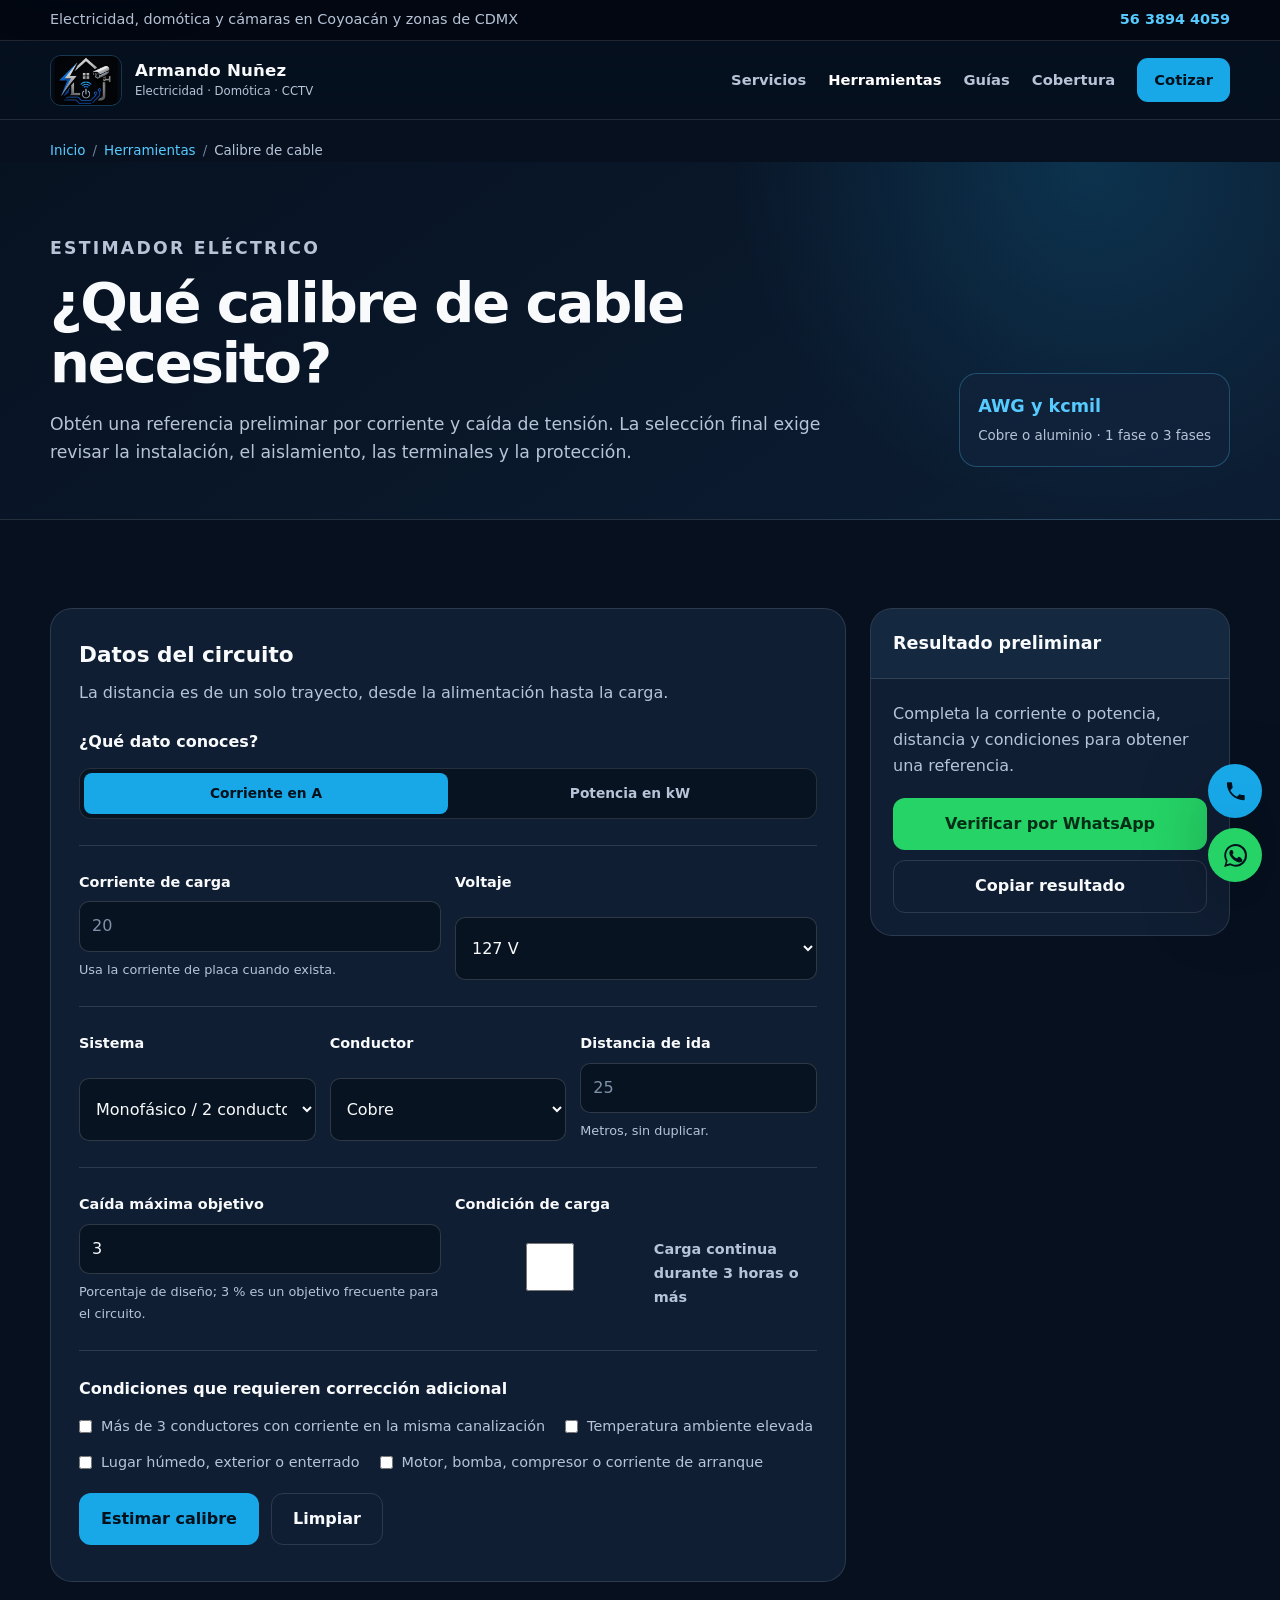
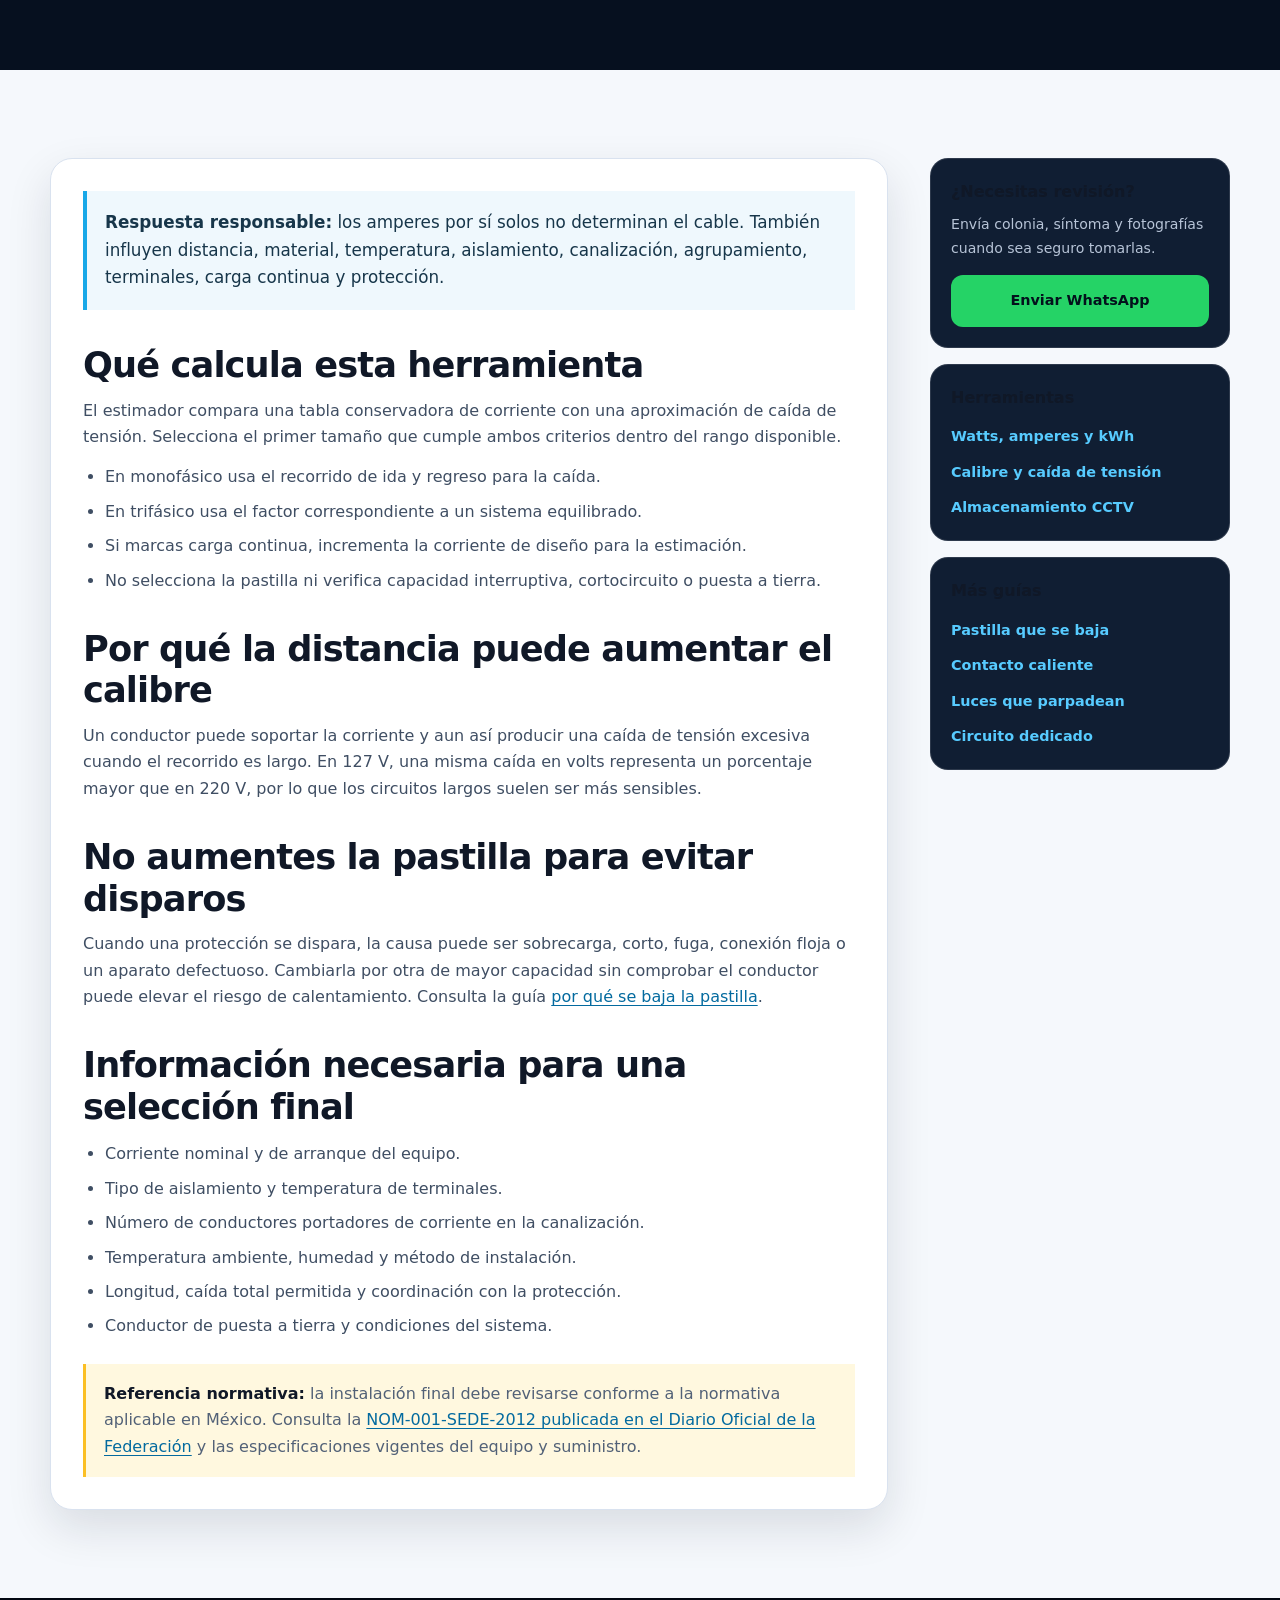
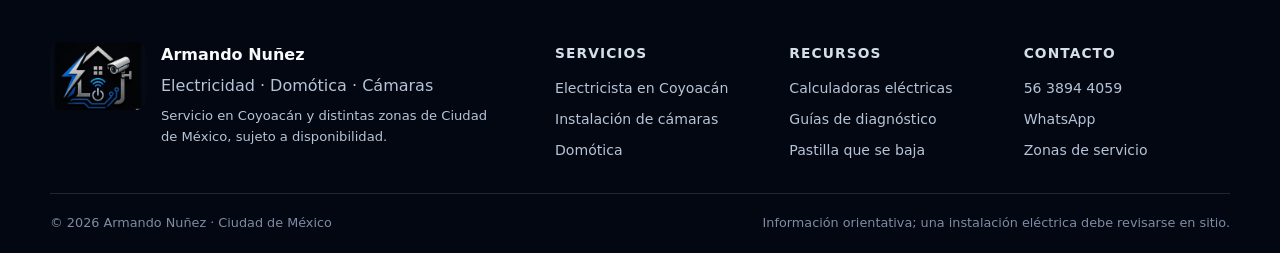
<file: herramientas/calculadora-calibre-cable.html>
<!DOCTYPE html>
<html lang="es-MX">
<head>
  <!-- Google tag (gtag.js): Google Analytics 4 + Google Ads -->
  <script async src="https://www.googletagmanager.com/gtag/js?id=G-HE82QC0JTR"></script>
  <script>
    window.dataLayer = window.dataLayer || [];
    function gtag(){dataLayer.push(arguments);}
    gtag('js', new Date());

    // Google Analytics 4
    gtag('config', 'G-HE82QC0JTR');

    // Google Ads
    gtag('config', 'AW-804083603');
  </script>
  <meta charset="UTF-8">
  <meta name="viewport" content="width=device-width, initial-scale=1, viewport-fit=cover">
  <title>¿Qué calibre de cable necesito? Calculadora AWG</title>
  <meta name="description" content="Estimador preliminar de calibre AWG y caída de tensión según amperes, potencia, distancia, cobre o aluminio, 127/220 V y sistema monofásico o trifásico.">
  <meta name="robots" content="index,follow,max-image-preview:large,max-snippet:-1,max-video-preview:-1">
  <meta name="theme-color" content="#07101f">
  <meta name="format-detection" content="telephone=yes">
  <link rel="canonical" href="https://armando-np.github.io/armando-np.github.io-electricista-coyoacan-/herramientas/calculadora-calibre-cable.html">
  <link rel="icon" href="../assets/favicon.svg" type="image/svg+xml">
  <link rel="apple-touch-icon" href="../assets/icon-192.png">
  <link rel="manifest" href="../site.webmanifest">
  <link rel="stylesheet" href="../assets/styles.css">
  <meta property="og:type" content="website">
  <meta property="og:locale" content="es_MX">
  <meta property="og:site_name" content="Armando Nuñez | Electricidad, Domótica y CCTV">
  <meta property="og:title" content="¿Qué calibre de cable necesito? Calculadora AWG">
  <meta property="og:description" content="Estimador preliminar de calibre AWG y caída de tensión según amperes, potencia, distancia, cobre o aluminio, 127/220 V y sistema monofásico o trifásico.">
  <meta property="og:url" content="https://armando-np.github.io/armando-np.github.io-electricista-coyoacan-/herramientas/calculadora-calibre-cable.html">
  <meta property="og:image" content="https://armando-np.github.io/armando-np.github.io-electricista-coyoacan-/assets/og-image.webp">
  <meta property="og:image:width" content="1200">
  <meta property="og:image:height" content="630">
  <meta property="og:image:alt" content="Armando Nuñez: electricidad, domótica y cámaras de vigilancia">
  <meta name="twitter:card" content="summary_large_image">
  <script type="application/ld+json">
{
  "@context": "https://schema.org",
  "@type": "Electrician",
  "@id": "https://armando-np.github.io/armando-np.github.io-electricista-coyoacan-/#negocio",
  "name": "Armando Nuñez | Electricidad, Domótica y CCTV",
  "url": "https://armando-np.github.io/armando-np.github.io-electricista-coyoacan-/",
  "logo": "https://armando-np.github.io/armando-np.github.io-electricista-coyoacan-/assets/logo-armando-nunez.webp",
  "image": "https://armando-np.github.io/armando-np.github.io-electricista-coyoacan-/assets/og-image.webp",
  "telephone": "+52 56 3894 4059",
  "description": "Diagnóstico, reparación e instalación eléctrica, domótica e instalación de cámaras de seguridad para casas y negocios en Coyoacán y otras zonas de Ciudad de México.",
  "areaServed": [
    "Coyoacán",
    "Del Valle",
    "Narvarte",
    "Nápoles",
    "Roma Norte",
    "Roma Sur",
    "Condesa",
    "Polanco",
    "Anzures",
    "Juárez",
    "Escandón",
    "San Ángel",
    "Mixcoac",
    "Copilco",
    "Pedregal",
    "Tlalpan"
  ],
  "serviceType": [
    "Diagnóstico de fallas eléctricas",
    "Reparación de cortocircuitos",
    "Instalaciones eléctricas",
    "Centros de carga",
    "Tierras físicas y aisladas",
    "Circuitos para equipos sensibles",
    "Domótica y automatización",
    "Instalación de cámaras de seguridad CCTV e IP"
  ],
  "priceRange": "$$"
}
</script>
  <script type="application/ld+json">
{
  "@context": "https://schema.org",
  "@type": "WebApplication",
  "@id": "https://armando-np.github.io/armando-np.github.io-electricista-coyoacan-/herramientas/calculadora-calibre-cable.html#herramienta",
  "name": "Estimador de calibre de cable y caída de tensión",
  "url": "https://armando-np.github.io/armando-np.github.io-electricista-coyoacan-/herramientas/calculadora-calibre-cable.html",
  "description": "Estimador preliminar de calibre AWG y caída de tensión según amperes, potencia, distancia, cobre o aluminio, 127/220 V y sistema monofásico o trifásico.",
  "applicationCategory": "UtilitiesApplication",
  "operatingSystem": "Any",
  "browserRequirements": "JavaScript",
  "inLanguage": "es-MX",
  "isAccessibleForFree": true,
  "provider": {
    "@id": "https://armando-np.github.io/armando-np.github.io-electricista-coyoacan-/#negocio"
  }
}
</script>
  <script type="application/ld+json">
{
  "@context": "https://schema.org",
  "@type": "BreadcrumbList",
  "itemListElement": [
    {
      "@type": "ListItem",
      "position": 1,
      "name": "Inicio",
      "item": "https://armando-np.github.io/armando-np.github.io-electricista-coyoacan-/"
    },
    {
      "@type": "ListItem",
      "position": 2,
      "name": "Herramientas",
      "item": "https://armando-np.github.io/armando-np.github.io-electricista-coyoacan-/herramientas/"
    },
    {
      "@type": "ListItem",
      "position": 3,
      "name": "Calibre de cable"
    }
  ]
}
</script>
</head><body>
  <a class="skip-link" href="#contenido">Saltar al contenido</a>
  <div class="utility-bar">
    <div class="container utility-content">
      <span>Electricidad, domótica y cámaras en Coyoacán y zonas de CDMX</span>
      <a class="track-call" href="tel:+525638944059">56 3894 4059</a>
    </div>
  </div>
  <header class="site-header" id="inicio">
    <div class="container nav-wrap">
      <a class="brand" href="../" aria-label="Ir a la página principal">
        <img src="../assets/brand-emblem.webp" width="72" height="51" alt="" aria-hidden="true">
        <span>
          <strong>Armando Nuñez</strong>
          <small>Electricidad · Domótica · CCTV</small>
        </span>
      </a>
      <button class="menu-button" type="button" aria-expanded="false" aria-controls="main-nav">
        <span class="menu-icon" aria-hidden="true"></span>
        <span>Menú</span>
      </button>
      <nav id="main-nav" class="main-nav" aria-label="Navegación principal">
        <a href="../servicios/electricista-coyoacan.html">Servicios</a>
        <a href="../herramientas/" aria-current="page">Herramientas</a>
        <a href="../guias/">Guías</a>
        <a href="../#zonas">Cobertura</a>
        <a class="nav-cta" href="../#cotizar">Cotizar</a>
      </nav>
    </div>
  </header><nav class="breadcrumbs container" aria-label="Migas de pan">
      <ol><li><a href="../">Inicio</a></li><li><a href="./">Herramientas</a></li><li aria-current="page">Calibre de cable</li></ol>
    </nav>
  <main id="contenido">
    <section class="content-hero">
      <div class="container">
        <div>
          <p class="section-label">Estimador eléctrico</p>
          <h1>¿Qué calibre de cable necesito?</h1>
          <p>Obtén una referencia preliminar por corriente y caída de tensión. La selección final exige revisar la instalación, el aislamiento, las terminales y la protección.</p>
        </div>
        <div class="hero-badge"><strong>AWG y kcmil</strong><span>Cobre o aluminio · 1 fase o 3 fases</span></div>
      </div>
    </section>

    <section class="section">
      <div class="container tool-shell">
        <form id="wire-calculator" class="tool-panel" novalidate>
          <h2>Datos del circuito</h2>
          <p>La distancia es de un solo trayecto, desde la alimentación hasta la carga.</p>

          <div class="tool-section">
            <h3>¿Qué dato conoces?</h3>
            <div class="segmented">
              <label><input type="radio" name="wire-mode" value="current" checked><span>Corriente en A</span></label>
              <label><input type="radio" name="wire-mode" value="power"><span>Potencia en kW</span></label>
            </div>
          </div>

          <div class="tool-section">
            <div id="wire-current-fields" class="inline-inputs">
              <div class="field">
                <label for="wire-current">Corriente de carga</label>
                <input id="wire-current" type="number" min="0.1" step="0.1" inputmode="decimal" placeholder="20">
                <small>Usa la corriente de placa cuando exista.</small>
              </div>
              <div class="field">
                <label for="wire-voltage">Voltaje</label>
                <select id="wire-voltage">
                  <option value="127">127 V</option>
                  <option value="220">220 V</option>
                  <option value="120">120 V</option>
                  <option value="240">240 V</option>
                  <option value="480">480 V</option>
                </select>
              </div>
            </div>

            <div id="wire-power-fields" class="inline-inputs three hidden">
              <div class="field">
                <label for="wire-power">Potencia</label>
                <input id="wire-power" type="number" min="0.01" step="0.01" inputmode="decimal" placeholder="3.5">
                <small>Potencia activa en kW.</small>
              </div>
              <div class="field">
                <label for="wire-pf">Factor de potencia</label>
                <input id="wire-pf" type="number" min="0.1" max="1" step="0.01" value="0.90" inputmode="decimal">
              </div>
              <div class="field">
                <label for="wire-voltage-power">Voltaje</label>
                <select id="wire-voltage-power" aria-label="Voltaje para modo potencia" onchange="document.getElementById('wire-voltage').value=this.value">
                  <option value="127">127 V</option>
                  <option value="220">220 V</option>
                  <option value="120">120 V</option>
                  <option value="240">240 V</option>
                  <option value="480">480 V</option>
                </select>
              </div>
            </div>
          </div>

          <div class="tool-section">
            <div class="inline-inputs three">
              <div class="field">
                <label for="wire-phase">Sistema</label>
                <select id="wire-phase">
                  <option value="single">Monofásico / 2 conductores</option>
                  <option value="three">Trifásico</option>
                </select>
              </div>
              <div class="field">
                <label for="wire-material">Conductor</label>
                <select id="wire-material">
                  <option value="copper">Cobre</option>
                  <option value="aluminum">Aluminio</option>
                </select>
              </div>
              <div class="field">
                <label for="wire-distance">Distancia de ida</label>
                <input id="wire-distance" type="number" min="0.1" step="0.1" inputmode="decimal" placeholder="25" required>
                <small>Metros, sin duplicar.</small>
              </div>
            </div>
          </div>

          <div class="tool-section">
            <div class="inline-inputs">
              <div class="field">
                <label for="wire-drop">Caída máxima objetivo</label>
                <input id="wire-drop" type="number" min="0.5" max="10" step="0.1" value="3" inputmode="decimal">
                <small>Porcentaje de diseño; 3 % es un objetivo frecuente para el circuito.</small>
              </div>
              <div class="field">
                <label>Condición de carga</label>
                <label class="check-control"><input id="wire-continuous" type="checkbox"> Carga continua durante 3 horas o más</label>
              </div>
            </div>
          </div>

          <div class="tool-section">
            <h3>Condiciones que requieren corrección adicional</h3>
            <div class="checkbox-row">
              <label class="check-control"><input type="checkbox" name="wire-condition" value="más de 3 conductores con corriente"> Más de 3 conductores con corriente en la misma canalización</label>
              <label class="check-control"><input type="checkbox" name="wire-condition" value="temperatura elevada"> Temperatura ambiente elevada</label>
              <label class="check-control"><input type="checkbox" name="wire-condition" value="lugar húmedo o exterior"> Lugar húmedo, exterior o enterrado</label>
              <label class="check-control"><input type="checkbox" name="wire-condition" value="motor o corriente de arranque"> Motor, bomba, compresor o corriente de arranque</label>
            </div>
          </div>

          <div class="form-actions">
            <button class="button button-primary" type="submit">Estimar calibre</button>
            <button class="button button-ghost" type="reset">Limpiar</button>
          </div>
          <p id="wire-status" class="status-message" role="status" aria-live="polite"></p>
          <noscript><p class="notice warning">Esta calculadora requiere JavaScript habilitado.</p></noscript>
        </form>

        <aside class="result-panel" aria-live="polite">
          <div class="result-header"><h2>Resultado preliminar</h2></div>
          <div class="result-body">
            <div id="wire-result">
              <p class="result-empty">Completa la corriente o potencia, distancia y condiciones para obtener una referencia.</p>
            </div>
            <div class="result-actions">
              <a id="wire-whatsapp" class="button button-whatsapp track-whatsapp" href="https://wa.me/525638944059" target="_blank" rel="noopener noreferrer">Verificar por WhatsApp</a>
              <button class="button button-ghost" type="button" data-copy-text="#wire-result-text">Copiar resultado</button>
            </div>
          </div>
        </aside>
      </div>
    </section>

    <section class="section section-light">
      <div class="container content-layout">
        <article class="content-card">
          <p class="lead-answer"><strong>Respuesta responsable:</strong> los amperes por sí solos no determinan el cable. También influyen distancia, material, temperatura, aislamiento, canalización, agrupamiento, terminales, carga continua y protección.</p>

          <h2>Qué calcula esta herramienta</h2>
          <p>El estimador compara una tabla conservadora de corriente con una aproximación de caída de tensión. Selecciona el primer tamaño que cumple ambos criterios dentro del rango disponible.</p>
          <ul>
            <li>En monofásico usa el recorrido de ida y regreso para la caída.</li>
            <li>En trifásico usa el factor correspondiente a un sistema equilibrado.</li>
            <li>Si marcas carga continua, incrementa la corriente de diseño para la estimación.</li>
            <li>No selecciona la pastilla ni verifica capacidad interruptiva, cortocircuito o puesta a tierra.</li>
          </ul>

          <h2>Por qué la distancia puede aumentar el calibre</h2>
          <p>Un conductor puede soportar la corriente y aun así producir una caída de tensión excesiva cuando el recorrido es largo. En 127 V, una misma caída en volts representa un porcentaje mayor que en 220 V, por lo que los circuitos largos suelen ser más sensibles.</p>

          <h2>No aumentes la pastilla para evitar disparos</h2>
          <p>Cuando una protección se dispara, la causa puede ser sobrecarga, corto, fuga, conexión floja o un aparato defectuoso. Cambiarla por otra de mayor capacidad sin comprobar el conductor puede elevar el riesgo de calentamiento. Consulta la guía <a href="../guias/por-que-se-baja-la-pastilla.html">por qué se baja la pastilla</a>.</p>

          <h2>Información necesaria para una selección final</h2>
          <ul>
            <li>Corriente nominal y de arranque del equipo.</li>
            <li>Tipo de aislamiento y temperatura de terminales.</li>
            <li>Número de conductores portadores de corriente en la canalización.</li>
            <li>Temperatura ambiente, humedad y método de instalación.</li>
            <li>Longitud, caída total permitida y coordinación con la protección.</li>
            <li>Conductor de puesta a tierra y condiciones del sistema.</li>
          </ul>

          <div class="notice warning"><strong>Referencia normativa:</strong> la instalación final debe revisarse conforme a la normativa aplicable en México. Consulta la <a href="https://www.dof.gob.mx/nota_detalle.php?codigo=5280607&fecha=29/11/2012" target="_blank" rel="noopener noreferrer">NOM-001-SEDE-2012 publicada en el Diario Oficial de la Federación</a> y las especificaciones vigentes del equipo y suministro.</div>
        </article>
        
      <aside class="sidebar" aria-label="Recursos relacionados">
        <div class="sidebar-card">
          <h2>¿Necesitas revisión?</h2>
          <p>Envía colonia, síntoma y fotografías cuando sea seguro tomarlas.</p>
          <a class="button button-whatsapp track-whatsapp" href="https://wa.me/525638944059?text=Hola%2C%20necesito%20una%20revisi%C3%B3n%20el%C3%A9ctrica.%20Mi%20colonia%20es%3A%20" target="_blank" rel="noopener noreferrer">Enviar WhatsApp</a>
        </div>
        <div class="sidebar-card">
          <h2>Herramientas</h2>
          <ul>
            <li><a href="../herramientas/calculadora-consumo-electrico.html">Watts, amperes y kWh</a></li>
            <li><a href="../herramientas/calculadora-calibre-cable.html">Calibre y caída de tensión</a></li>
            <li><a href="../herramientas/calculadora-almacenamiento-cctv.html">Almacenamiento CCTV</a></li>
          </ul>
        </div>
        <div class="sidebar-card">
          <h2>Más guías</h2>
          <ul>
            <li><a href="../guias/por-que-se-baja-la-pastilla.html">Pastilla que se baja</a></li>
            <li><a href="../guias/contacto-caliente.html">Contacto caliente</a></li>
            <li><a href="../guias/luces-parpadean.html">Luces que parpadean</a></li>
            <li><a href="../guias/circuito-dedicado.html">Circuito dedicado</a></li>
          </ul>
        </div>
      </aside>
      </div>
    </section>
  </main>
  <footer class="site-footer">
    <div class="container footer-main">
      <div class="footer-brand">
        <img src="../assets/brand-emblem.webp" width="96" height="68" alt="" aria-hidden="true" loading="lazy">
        <div>
          <strong>Armando Nuñez</strong>
          <p>Electricidad · Domótica · Cámaras</p>
          <p class="footer-small">Servicio en Coyoacán y distintas zonas de Ciudad de México, sujeto a disponibilidad.</p>
        </div>
      </div>
      <div class="footer-links">
        <div>
          <h2>Servicios</h2>
          <a href="../servicios/electricista-coyoacan.html">Electricista en Coyoacán</a>
          <a href="../servicios/instalacion-camaras-coyoacan.html">Instalación de cámaras</a>
          <a href="../servicios/domotica-coyoacan.html">Domótica</a>
        </div>
        <div>
          <h2>Recursos</h2>
          <a href="../herramientas/">Calculadoras eléctricas</a>
          <a href="../guias/">Guías de diagnóstico</a>
          <a href="../guias/por-que-se-baja-la-pastilla.html">Pastilla que se baja</a>
        </div>
        <div>
          <h2>Contacto</h2>
          <a class="track-call" href="tel:+525638944059">56 3894 4059</a>
          <a class="track-whatsapp" href="https://wa.me/525638944059" target="_blank" rel="noopener noreferrer">WhatsApp</a>
          <a href="../#zonas">Zonas de servicio</a>
        </div>
      </div>
    </div>
    <div class="container footer-bottom">
      <span>© 2026 Armando Nuñez · Ciudad de México</span>
      <span>Información orientativa; una instalación eléctrica debe revisarse en sitio.</span>
    </div>
  </footer>
  <div class="floating-actions" aria-label="Contacto rápido">
    <a class="floating-button floating-call track-call" href="tel:+525638944059" aria-label="Llamar a Armando Nuñez">
      <svg viewBox="0 0 24 24" aria-hidden="true"><path d="M6.6 10.8c1.5 3 3.8 5.4 6.8 6.8l2.3-2.3c.3-.3.7-.4 1.1-.2 1.2.4 2.5.6 3.8.6.6 0 1 .4 1 1V20c0 .6-.4 1-1 1C10.9 21 3 13.1 3 3.4c0-.6.4-1 1-1h3.4c.6 0 1 .4 1 1 0 1.3.2 2.6.6 3.8.1.4 0 .8-.2 1.1l-2.2 2.5z"/></svg>
    </a>
    <a class="floating-button floating-whatsapp track-whatsapp" href="https://wa.me/525638944059" target="_blank" rel="noopener noreferrer" aria-label="Enviar WhatsApp a Armando Nuñez">
      <svg viewBox="0 0 24 24" aria-hidden="true"><path d="M20.5 3.5A11.8 11.8 0 0 0 12.1 0C5.6 0 .3 5.3.3 11.8c0 2.1.5 4.1 1.6 5.9L.2 24l6.5-1.7c1.7.9 3.6 1.4 5.5 1.4 6.5 0 11.8-5.3 11.8-11.8 0-3.2-1.2-6.1-3.5-8.4zm-8.3 18.2c-1.8 0-3.6-.5-5.1-1.4l-.4-.2-3.9 1 1-3.8-.2-.4a9.8 9.8 0 1 1 8.6 4.8zm5.4-7.3c-.3-.1-1.7-.8-2-1-.3-.1-.5-.1-.7.2-.2.3-.8 1-1 1.2-.2.2-.4.2-.7.1-1.8-.9-3-1.6-4.2-3.7-.3-.6.3-.5.9-1.8.1-.2 0-.4 0-.6l-.9-2.1c-.2-.5-.5-.5-.7-.5h-.6c-.2 0-.6.1-.9.4-.3.3-1.2 1.2-1.2 2.9s1.2 3.3 1.4 3.6c.1.2 2.4 3.7 5.9 5.2.8.4 1.5.6 2 .7.8.3 1.6.2 2.2.1.7-.1 1.7-.7 1.9-1.4.2-.7.2-1.3.2-1.4-.1-.2-.3-.3-.6-.4z"/></svg>
    </a>
  </div>
  <script src="../assets/script.js" defer></script>
  <script src="../assets/tools.js" defer></script>
  <script>document.addEventListener("DOMContentLoaded",()=>{const a=document.getElementById("wire-voltage"),b=document.getElementById("wire-voltage-power");if(a&&b){a.addEventListener("change",()=>b.value=a.value);b.addEventListener("change",()=>a.value=b.value);}});</script>
</body>
</html>
</file>
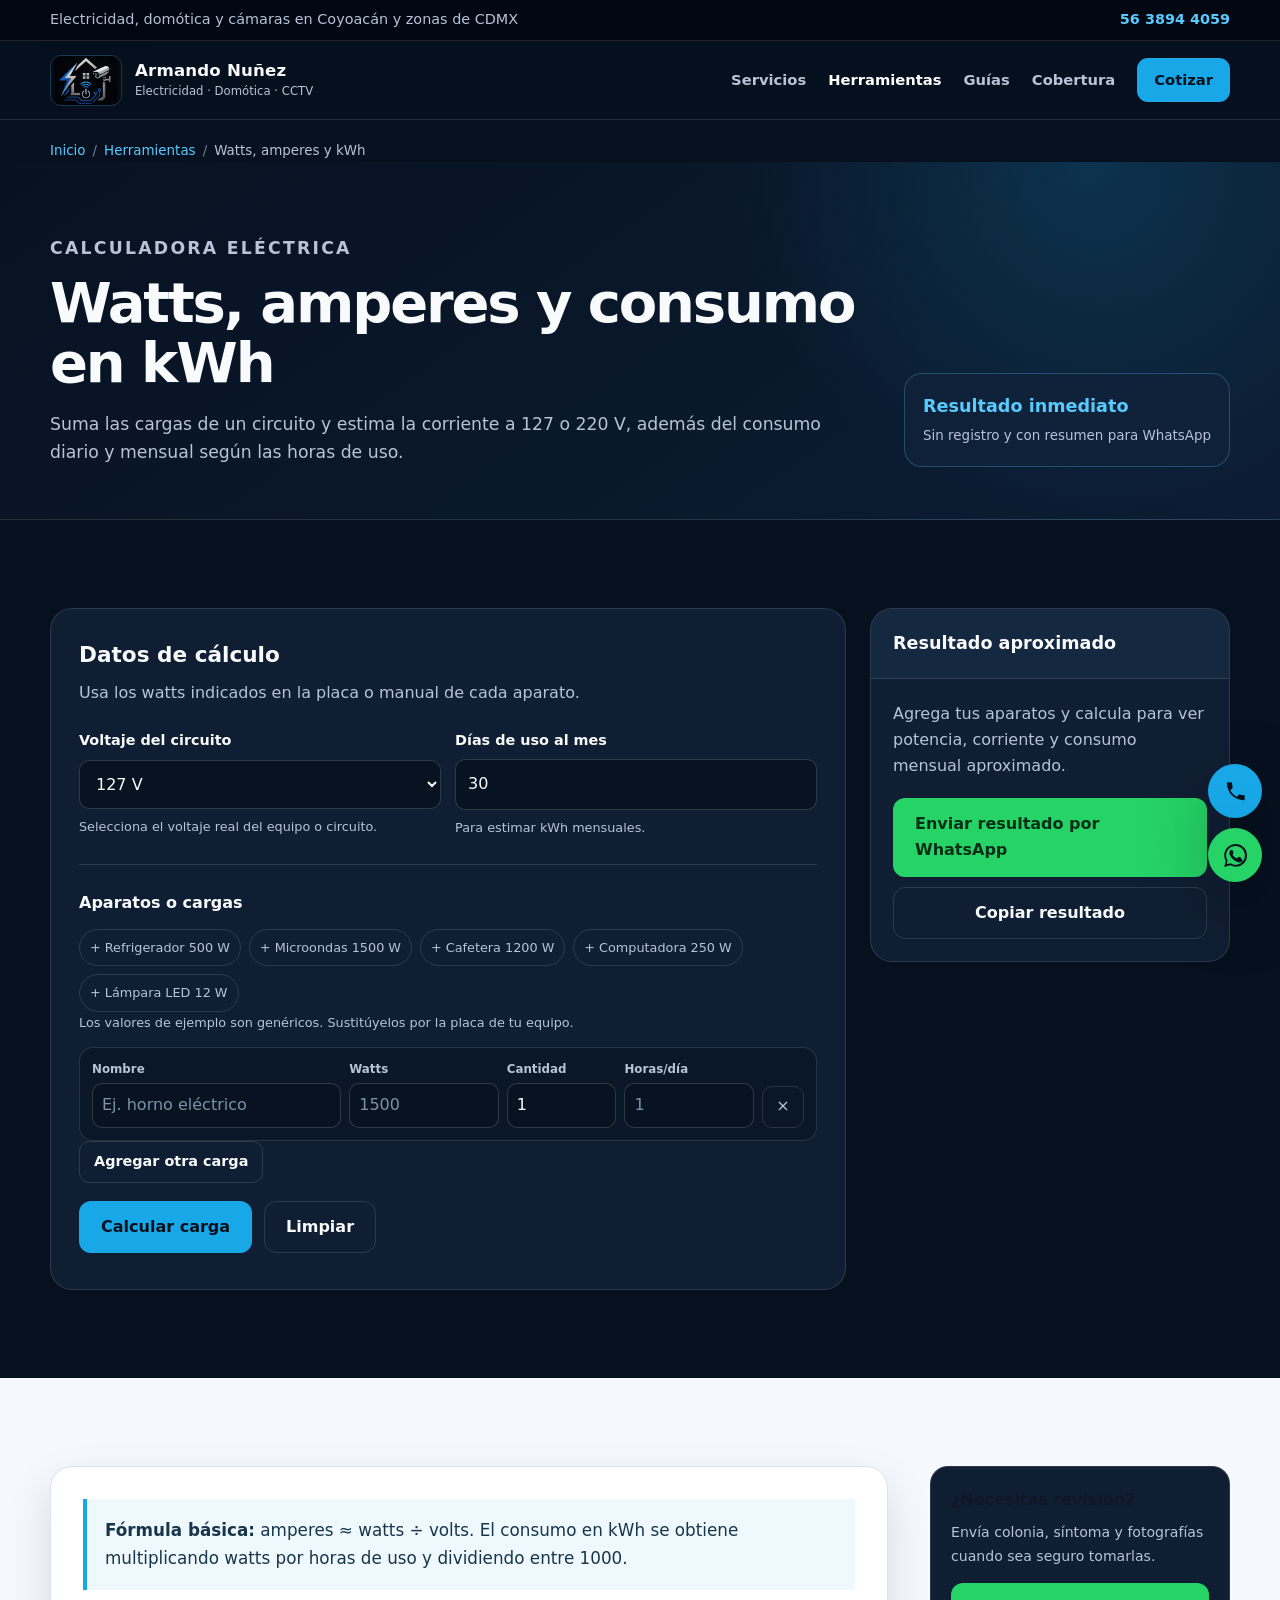
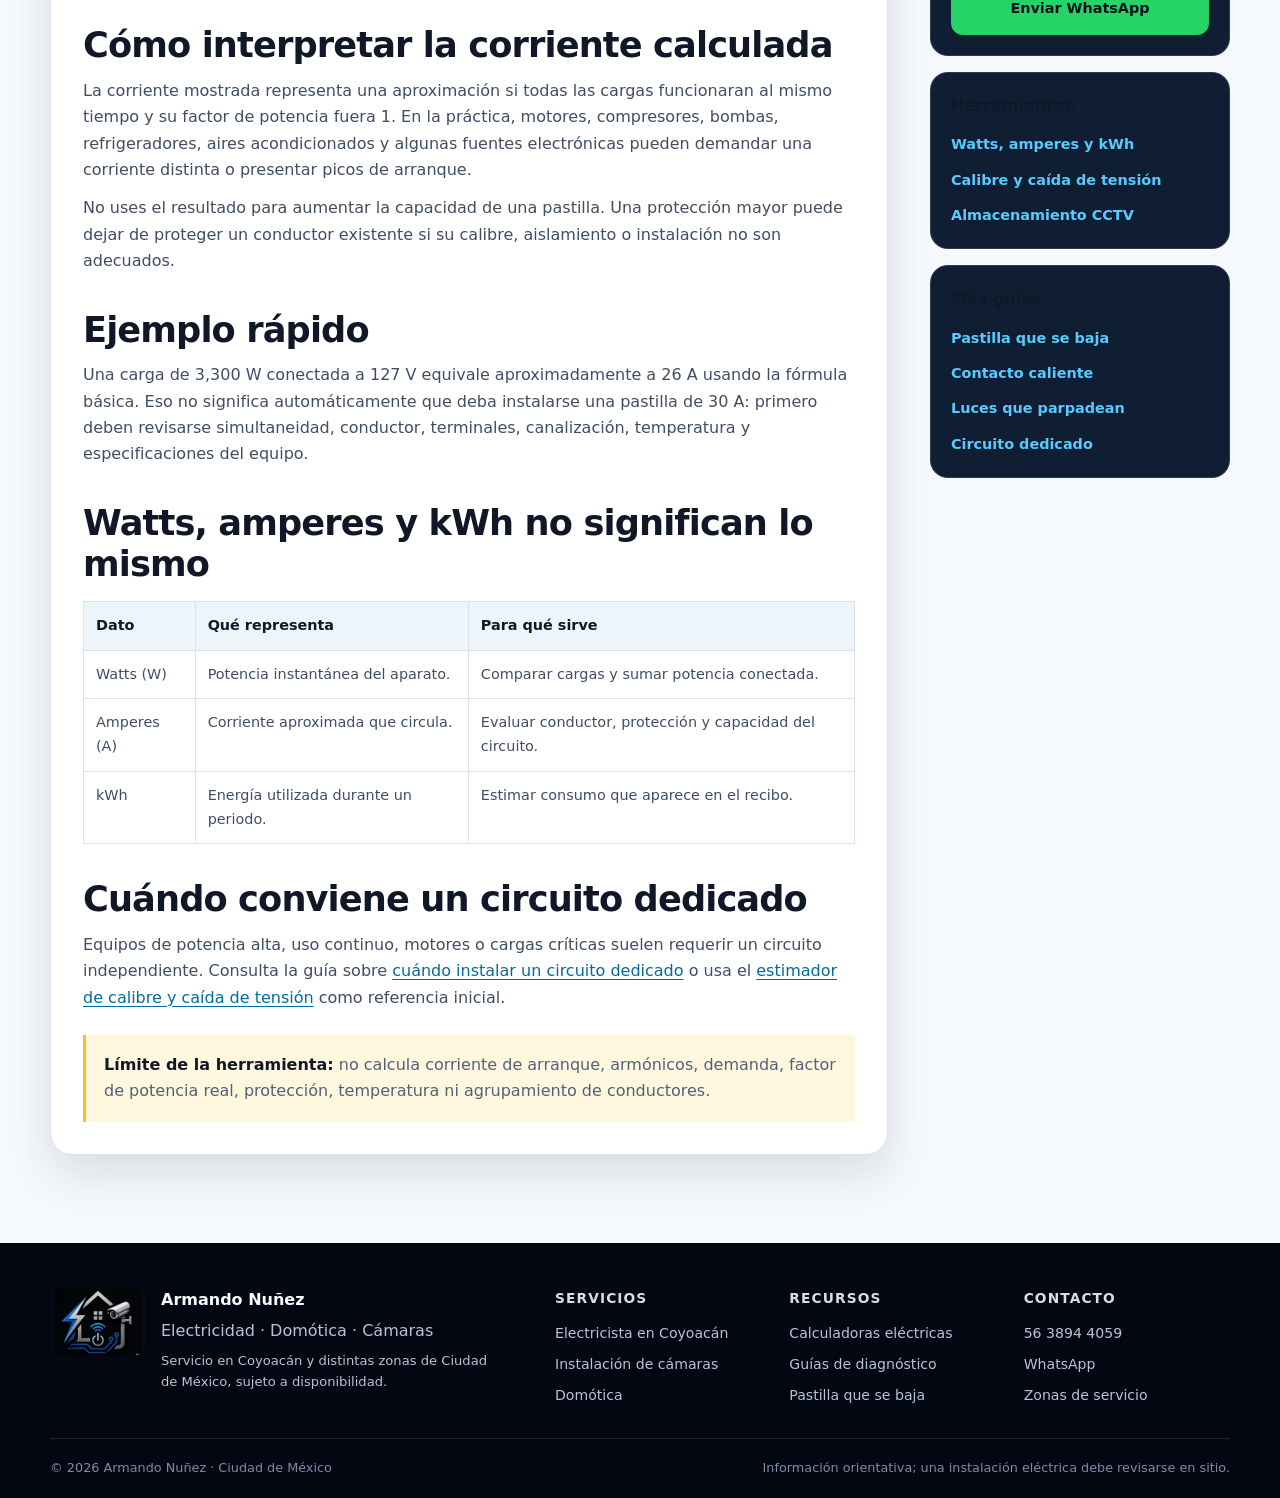
<file: herramientas/calculadora-consumo-electrico.html>
<!DOCTYPE html>
<html lang="es-MX">
<head>
  <!-- Google tag (gtag.js): Google Analytics 4 + Google Ads -->
  <script async src="https://www.googletagmanager.com/gtag/js?id=G-HE82QC0JTR"></script>
  <script>
    window.dataLayer = window.dataLayer || [];
    function gtag(){dataLayer.push(arguments);}
    gtag('js', new Date());

    // Google Analytics 4
    gtag('config', 'G-HE82QC0JTR');

    // Google Ads
    gtag('config', 'AW-804083603');
  </script>
  <meta charset="UTF-8">
  <meta name="viewport" content="width=device-width, initial-scale=1, viewport-fit=cover">
  <title>Calculadora de watts, amperes y kWh | 127 y 220 V</title>
  <meta name="description" content="Calcula potencia total, amperes aproximados y consumo mensual en kWh para aparatos de casa o negocio a 127 o 220 volts en México.">
  <meta name="robots" content="index,follow,max-image-preview:large,max-snippet:-1,max-video-preview:-1">
  <meta name="theme-color" content="#07101f">
  <meta name="format-detection" content="telephone=yes">
  <link rel="canonical" href="https://armando-np.github.io/armando-np.github.io-electricista-coyoacan-/herramientas/calculadora-consumo-electrico.html">
  <link rel="icon" href="../assets/favicon.svg" type="image/svg+xml">
  <link rel="apple-touch-icon" href="../assets/icon-192.png">
  <link rel="manifest" href="../site.webmanifest">
  <link rel="stylesheet" href="../assets/styles.css">
  <meta property="og:type" content="website">
  <meta property="og:locale" content="es_MX">
  <meta property="og:site_name" content="Armando Nuñez | Electricidad, Domótica y CCTV">
  <meta property="og:title" content="Calculadora de watts, amperes y kWh | 127 y 220 V">
  <meta property="og:description" content="Calcula potencia total, amperes aproximados y consumo mensual en kWh para aparatos de casa o negocio a 127 o 220 volts en México.">
  <meta property="og:url" content="https://armando-np.github.io/armando-np.github.io-electricista-coyoacan-/herramientas/calculadora-consumo-electrico.html">
  <meta property="og:image" content="https://armando-np.github.io/armando-np.github.io-electricista-coyoacan-/assets/og-image.webp">
  <meta property="og:image:width" content="1200">
  <meta property="og:image:height" content="630">
  <meta property="og:image:alt" content="Armando Nuñez: electricidad, domótica y cámaras de vigilancia">
  <meta name="twitter:card" content="summary_large_image">
  <script type="application/ld+json">
{
  "@context": "https://schema.org",
  "@type": "Electrician",
  "@id": "https://armando-np.github.io/armando-np.github.io-electricista-coyoacan-/#negocio",
  "name": "Armando Nuñez | Electricidad, Domótica y CCTV",
  "url": "https://armando-np.github.io/armando-np.github.io-electricista-coyoacan-/",
  "logo": "https://armando-np.github.io/armando-np.github.io-electricista-coyoacan-/assets/logo-armando-nunez.webp",
  "image": "https://armando-np.github.io/armando-np.github.io-electricista-coyoacan-/assets/og-image.webp",
  "telephone": "+52 56 3894 4059",
  "description": "Diagnóstico, reparación e instalación eléctrica, domótica e instalación de cámaras de seguridad para casas y negocios en Coyoacán y otras zonas de Ciudad de México.",
  "areaServed": [
    "Coyoacán",
    "Del Valle",
    "Narvarte",
    "Nápoles",
    "Roma Norte",
    "Roma Sur",
    "Condesa",
    "Polanco",
    "Anzures",
    "Juárez",
    "Escandón",
    "San Ángel",
    "Mixcoac",
    "Copilco",
    "Pedregal",
    "Tlalpan"
  ],
  "serviceType": [
    "Diagnóstico de fallas eléctricas",
    "Reparación de cortocircuitos",
    "Instalaciones eléctricas",
    "Centros de carga",
    "Tierras físicas y aisladas",
    "Circuitos para equipos sensibles",
    "Domótica y automatización",
    "Instalación de cámaras de seguridad CCTV e IP"
  ],
  "priceRange": "$$"
}
</script>
  <script type="application/ld+json">
{
  "@context": "https://schema.org",
  "@type": "WebApplication",
  "@id": "https://armando-np.github.io/armando-np.github.io-electricista-coyoacan-/herramientas/calculadora-consumo-electrico.html#herramienta",
  "name": "Calculadora de watts, amperes y kWh",
  "url": "https://armando-np.github.io/armando-np.github.io-electricista-coyoacan-/herramientas/calculadora-consumo-electrico.html",
  "description": "Calcula potencia total, amperes aproximados y consumo mensual en kWh para aparatos de casa o negocio a 127 o 220 volts en México.",
  "applicationCategory": "UtilitiesApplication",
  "operatingSystem": "Any",
  "browserRequirements": "JavaScript",
  "inLanguage": "es-MX",
  "isAccessibleForFree": true,
  "provider": {
    "@id": "https://armando-np.github.io/armando-np.github.io-electricista-coyoacan-/#negocio"
  }
}
</script>
  <script type="application/ld+json">
{
  "@context": "https://schema.org",
  "@type": "BreadcrumbList",
  "itemListElement": [
    {
      "@type": "ListItem",
      "position": 1,
      "name": "Inicio",
      "item": "https://armando-np.github.io/armando-np.github.io-electricista-coyoacan-/"
    },
    {
      "@type": "ListItem",
      "position": 2,
      "name": "Herramientas",
      "item": "https://armando-np.github.io/armando-np.github.io-electricista-coyoacan-/herramientas/"
    },
    {
      "@type": "ListItem",
      "position": 3,
      "name": "Watts, amperes y kWh"
    }
  ]
}
</script>
</head><body>
  <a class="skip-link" href="#contenido">Saltar al contenido</a>
  <div class="utility-bar">
    <div class="container utility-content">
      <span>Electricidad, domótica y cámaras en Coyoacán y zonas de CDMX</span>
      <a class="track-call" href="tel:+525638944059">56 3894 4059</a>
    </div>
  </div>
  <header class="site-header" id="inicio">
    <div class="container nav-wrap">
      <a class="brand" href="../" aria-label="Ir a la página principal">
        <img src="../assets/brand-emblem.webp" width="72" height="51" alt="" aria-hidden="true">
        <span>
          <strong>Armando Nuñez</strong>
          <small>Electricidad · Domótica · CCTV</small>
        </span>
      </a>
      <button class="menu-button" type="button" aria-expanded="false" aria-controls="main-nav">
        <span class="menu-icon" aria-hidden="true"></span>
        <span>Menú</span>
      </button>
      <nav id="main-nav" class="main-nav" aria-label="Navegación principal">
        <a href="../servicios/electricista-coyoacan.html">Servicios</a>
        <a href="../herramientas/" aria-current="page">Herramientas</a>
        <a href="../guias/">Guías</a>
        <a href="../#zonas">Cobertura</a>
        <a class="nav-cta" href="../#cotizar">Cotizar</a>
      </nav>
    </div>
  </header><nav class="breadcrumbs container" aria-label="Migas de pan">
      <ol><li><a href="../">Inicio</a></li><li><a href="./">Herramientas</a></li><li aria-current="page">Watts, amperes y kWh</li></ol>
    </nav>
  <main id="contenido">
    <section class="content-hero">
      <div class="container">
        <div>
          <p class="section-label">Calculadora eléctrica</p>
          <h1>Watts, amperes y consumo en kWh</h1>
          <p>Suma las cargas de un circuito y estima la corriente a 127 o 220 V, además del consumo diario y mensual según las horas de uso.</p>
        </div>
        <div class="hero-badge"><strong>Resultado inmediato</strong><span>Sin registro y con resumen para WhatsApp</span></div>
      </div>
    </section>

    <section class="section">
      <div class="container tool-shell">
        <form id="load-calculator" class="tool-panel" novalidate>
          <h2>Datos de cálculo</h2>
          <p>Usa los watts indicados en la placa o manual de cada aparato.</p>

          <div class="tool-section">
            <div class="inline-inputs">
              <div class="field">
                <label for="load-voltage">Voltaje del circuito</label>
                <select id="load-voltage" required>
                  <option value="127">127 V</option>
                  <option value="220">220 V</option>
                  <option value="120">120 V</option>
                  <option value="240">240 V</option>
                </select>
                <small>Selecciona el voltaje real del equipo o circuito.</small>
              </div>
              <div class="field">
                <label for="load-days">Días de uso al mes</label>
                <input id="load-days" type="number" min="1" max="31" step="1" value="30" inputmode="numeric" required>
                <small>Para estimar kWh mensuales.</small>
              </div>
            </div>
          </div>

          <div class="tool-section">
            <h3>Aparatos o cargas</h3>
            <div class="preset-list" aria-label="Agregar ejemplos comunes">
              <button class="preset-button" type="button" data-load-preset data-name="Refrigerador" data-watts="500" data-hours="8">+ Refrigerador 500 W</button>
              <button class="preset-button" type="button" data-load-preset data-name="Microondas" data-watts="1500" data-hours="0.25">+ Microondas 1500 W</button>
              <button class="preset-button" type="button" data-load-preset data-name="Cafetera" data-watts="1200" data-hours="0.5">+ Cafetera 1200 W</button>
              <button class="preset-button" type="button" data-load-preset data-name="Computadora" data-watts="250" data-hours="8">+ Computadora 250 W</button>
              <button class="preset-button" type="button" data-load-preset data-name="Luminaria LED" data-watts="12" data-hours="5">+ Lámpara LED 12 W</button>
            </div>
            <p class="form-help">Los valores de ejemplo son genéricos. Sustitúyelos por la placa de tu equipo.</p>
            <div id="appliance-list" class="appliance-list"></div>
            <template id="appliance-template">
              <div class="appliance-row">
                <div class="field">
                  <label>Nombre</label>
                  <input name="device-name" placeholder="Ej. horno eléctrico" autocomplete="off">
                </div>
                <div class="field">
                  <label>Watts</label>
                  <input name="device-watts" type="number" min="0" step="1" inputmode="decimal" placeholder="1500">
                </div>
                <div class="field">
                  <label>Cantidad</label>
                  <input name="device-qty" type="number" min="1" step="1" inputmode="numeric" value="1">
                </div>
                <div class="field">
                  <label>Horas/día</label>
                  <input name="device-hours" type="number" min="0" max="24" step="0.05" inputmode="decimal" placeholder="1">
                </div>
                <button class="icon-button remove-appliance" type="button" aria-label="Eliminar aparato">×</button>
              </div>
            </template>
            <button id="add-appliance" class="button button-ghost button-small" type="button">Agregar otra carga</button>
          </div>

          <div class="form-actions">
            <button class="button button-primary" type="submit">Calcular carga</button>
            <button class="button button-ghost" type="reset">Limpiar</button>
          </div>
          <p id="load-status" class="status-message" role="status" aria-live="polite"></p>
          <noscript><p class="notice warning">Esta calculadora requiere JavaScript habilitado.</p></noscript>
        </form>

        <aside class="result-panel" aria-live="polite">
          <div class="result-header"><h2>Resultado aproximado</h2></div>
          <div class="result-body">
            <div id="load-result">
              <p class="result-empty">Agrega tus aparatos y calcula para ver potencia, corriente y consumo mensual aproximado.</p>
            </div>
            <div class="result-actions">
              <a id="load-whatsapp" class="button button-whatsapp track-whatsapp" href="https://wa.me/525638944059" target="_blank" rel="noopener noreferrer">Enviar resultado por WhatsApp</a>
              <button class="button button-ghost" type="button" data-copy-text="#load-result-text">Copiar resultado</button>
            </div>
          </div>
        </aside>
      </div>
    </section>

    <section class="section section-light">
      <div class="container content-layout">
        <article class="content-card">
          <p class="lead-answer"><strong>Fórmula básica:</strong> amperes ≈ watts ÷ volts. El consumo en kWh se obtiene multiplicando watts por horas de uso y dividiendo entre 1000.</p>
          <h2>Cómo interpretar la corriente calculada</h2>
          <p>La corriente mostrada representa una aproximación si todas las cargas funcionaran al mismo tiempo y su factor de potencia fuera 1. En la práctica, motores, compresores, bombas, refrigeradores, aires acondicionados y algunas fuentes electrónicas pueden demandar una corriente distinta o presentar picos de arranque.</p>
          <p>No uses el resultado para aumentar la capacidad de una pastilla. Una protección mayor puede dejar de proteger un conductor existente si su calibre, aislamiento o instalación no son adecuados.</p>

          <h2>Ejemplo rápido</h2>
          <p>Una carga de 3,300 W conectada a 127 V equivale aproximadamente a 26 A usando la fórmula básica. Eso no significa automáticamente que deba instalarse una pastilla de 30 A: primero deben revisarse simultaneidad, conductor, terminales, canalización, temperatura y especificaciones del equipo.</p>

          <h2>Watts, amperes y kWh no significan lo mismo</h2>
          <table class="comparison-table">
            <thead><tr><th>Dato</th><th>Qué representa</th><th>Para qué sirve</th></tr></thead>
            <tbody>
              <tr><td>Watts (W)</td><td>Potencia instantánea del aparato.</td><td>Comparar cargas y sumar potencia conectada.</td></tr>
              <tr><td>Amperes (A)</td><td>Corriente aproximada que circula.</td><td>Evaluar conductor, protección y capacidad del circuito.</td></tr>
              <tr><td>kWh</td><td>Energía utilizada durante un periodo.</td><td>Estimar consumo que aparece en el recibo.</td></tr>
            </tbody>
          </table>

          <h2>Cuándo conviene un circuito dedicado</h2>
          <p>Equipos de potencia alta, uso continuo, motores o cargas críticas suelen requerir un circuito independiente. Consulta la guía sobre <a href="../guias/circuito-dedicado.html">cuándo instalar un circuito dedicado</a> o usa el <a href="calculadora-calibre-cable.html">estimador de calibre y caída de tensión</a> como referencia inicial.</p>
          <div class="notice warning"><strong>Límite de la herramienta:</strong> no calcula corriente de arranque, armónicos, demanda, factor de potencia real, protección, temperatura ni agrupamiento de conductores.</div>
        </article>
        
      <aside class="sidebar" aria-label="Recursos relacionados">
        <div class="sidebar-card">
          <h2>¿Necesitas revisión?</h2>
          <p>Envía colonia, síntoma y fotografías cuando sea seguro tomarlas.</p>
          <a class="button button-whatsapp track-whatsapp" href="https://wa.me/525638944059?text=Hola%2C%20necesito%20una%20revisi%C3%B3n%20el%C3%A9ctrica.%20Mi%20colonia%20es%3A%20" target="_blank" rel="noopener noreferrer">Enviar WhatsApp</a>
        </div>
        <div class="sidebar-card">
          <h2>Herramientas</h2>
          <ul>
            <li><a href="../herramientas/calculadora-consumo-electrico.html">Watts, amperes y kWh</a></li>
            <li><a href="../herramientas/calculadora-calibre-cable.html">Calibre y caída de tensión</a></li>
            <li><a href="../herramientas/calculadora-almacenamiento-cctv.html">Almacenamiento CCTV</a></li>
          </ul>
        </div>
        <div class="sidebar-card">
          <h2>Más guías</h2>
          <ul>
            <li><a href="../guias/por-que-se-baja-la-pastilla.html">Pastilla que se baja</a></li>
            <li><a href="../guias/contacto-caliente.html">Contacto caliente</a></li>
            <li><a href="../guias/luces-parpadean.html">Luces que parpadean</a></li>
            <li><a href="../guias/circuito-dedicado.html">Circuito dedicado</a></li>
          </ul>
        </div>
      </aside>
      </div>
    </section>
  </main>
  <footer class="site-footer">
    <div class="container footer-main">
      <div class="footer-brand">
        <img src="../assets/brand-emblem.webp" width="96" height="68" alt="" aria-hidden="true" loading="lazy">
        <div>
          <strong>Armando Nuñez</strong>
          <p>Electricidad · Domótica · Cámaras</p>
          <p class="footer-small">Servicio en Coyoacán y distintas zonas de Ciudad de México, sujeto a disponibilidad.</p>
        </div>
      </div>
      <div class="footer-links">
        <div>
          <h2>Servicios</h2>
          <a href="../servicios/electricista-coyoacan.html">Electricista en Coyoacán</a>
          <a href="../servicios/instalacion-camaras-coyoacan.html">Instalación de cámaras</a>
          <a href="../servicios/domotica-coyoacan.html">Domótica</a>
        </div>
        <div>
          <h2>Recursos</h2>
          <a href="../herramientas/">Calculadoras eléctricas</a>
          <a href="../guias/">Guías de diagnóstico</a>
          <a href="../guias/por-que-se-baja-la-pastilla.html">Pastilla que se baja</a>
        </div>
        <div>
          <h2>Contacto</h2>
          <a class="track-call" href="tel:+525638944059">56 3894 4059</a>
          <a class="track-whatsapp" href="https://wa.me/525638944059" target="_blank" rel="noopener noreferrer">WhatsApp</a>
          <a href="../#zonas">Zonas de servicio</a>
        </div>
      </div>
    </div>
    <div class="container footer-bottom">
      <span>© 2026 Armando Nuñez · Ciudad de México</span>
      <span>Información orientativa; una instalación eléctrica debe revisarse en sitio.</span>
    </div>
  </footer>
  <div class="floating-actions" aria-label="Contacto rápido">
    <a class="floating-button floating-call track-call" href="tel:+525638944059" aria-label="Llamar a Armando Nuñez">
      <svg viewBox="0 0 24 24" aria-hidden="true"><path d="M6.6 10.8c1.5 3 3.8 5.4 6.8 6.8l2.3-2.3c.3-.3.7-.4 1.1-.2 1.2.4 2.5.6 3.8.6.6 0 1 .4 1 1V20c0 .6-.4 1-1 1C10.9 21 3 13.1 3 3.4c0-.6.4-1 1-1h3.4c.6 0 1 .4 1 1 0 1.3.2 2.6.6 3.8.1.4 0 .8-.2 1.1l-2.2 2.5z"/></svg>
    </a>
    <a class="floating-button floating-whatsapp track-whatsapp" href="https://wa.me/525638944059" target="_blank" rel="noopener noreferrer" aria-label="Enviar WhatsApp a Armando Nuñez">
      <svg viewBox="0 0 24 24" aria-hidden="true"><path d="M20.5 3.5A11.8 11.8 0 0 0 12.1 0C5.6 0 .3 5.3.3 11.8c0 2.1.5 4.1 1.6 5.9L.2 24l6.5-1.7c1.7.9 3.6 1.4 5.5 1.4 6.5 0 11.8-5.3 11.8-11.8 0-3.2-1.2-6.1-3.5-8.4zm-8.3 18.2c-1.8 0-3.6-.5-5.1-1.4l-.4-.2-3.9 1 1-3.8-.2-.4a9.8 9.8 0 1 1 8.6 4.8zm5.4-7.3c-.3-.1-1.7-.8-2-1-.3-.1-.5-.1-.7.2-.2.3-.8 1-1 1.2-.2.2-.4.2-.7.1-1.8-.9-3-1.6-4.2-3.7-.3-.6.3-.5.9-1.8.1-.2 0-.4 0-.6l-.9-2.1c-.2-.5-.5-.5-.7-.5h-.6c-.2 0-.6.1-.9.4-.3.3-1.2 1.2-1.2 2.9s1.2 3.3 1.4 3.6c.1.2 2.4 3.7 5.9 5.2.8.4 1.5.6 2 .7.8.3 1.6.2 2.2.1.7-.1 1.7-.7 1.9-1.4.2-.7.2-1.3.2-1.4-.1-.2-.3-.3-.6-.4z"/></svg>
    </a>
  </div>
  <script src="../assets/script.js" defer></script>
  <script src="../assets/tools.js" defer></script>
</body>
</html>
</file>
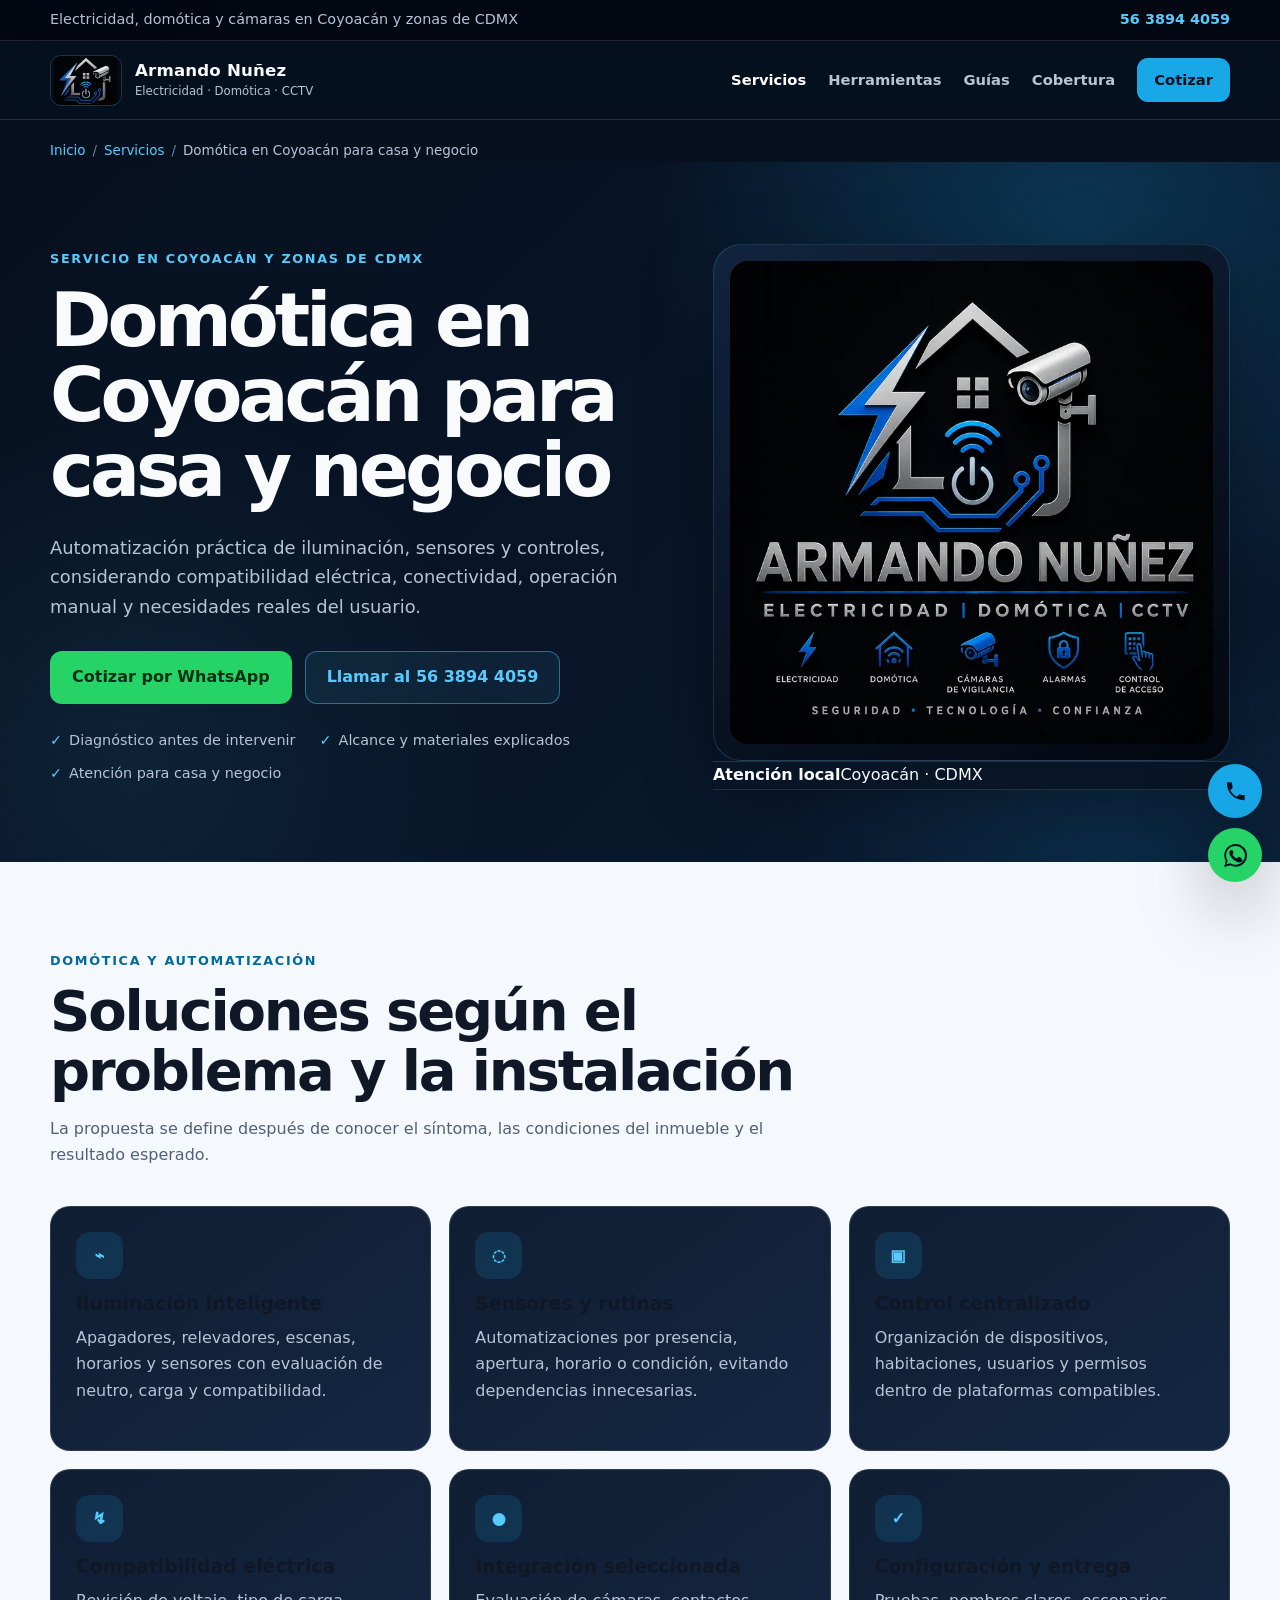
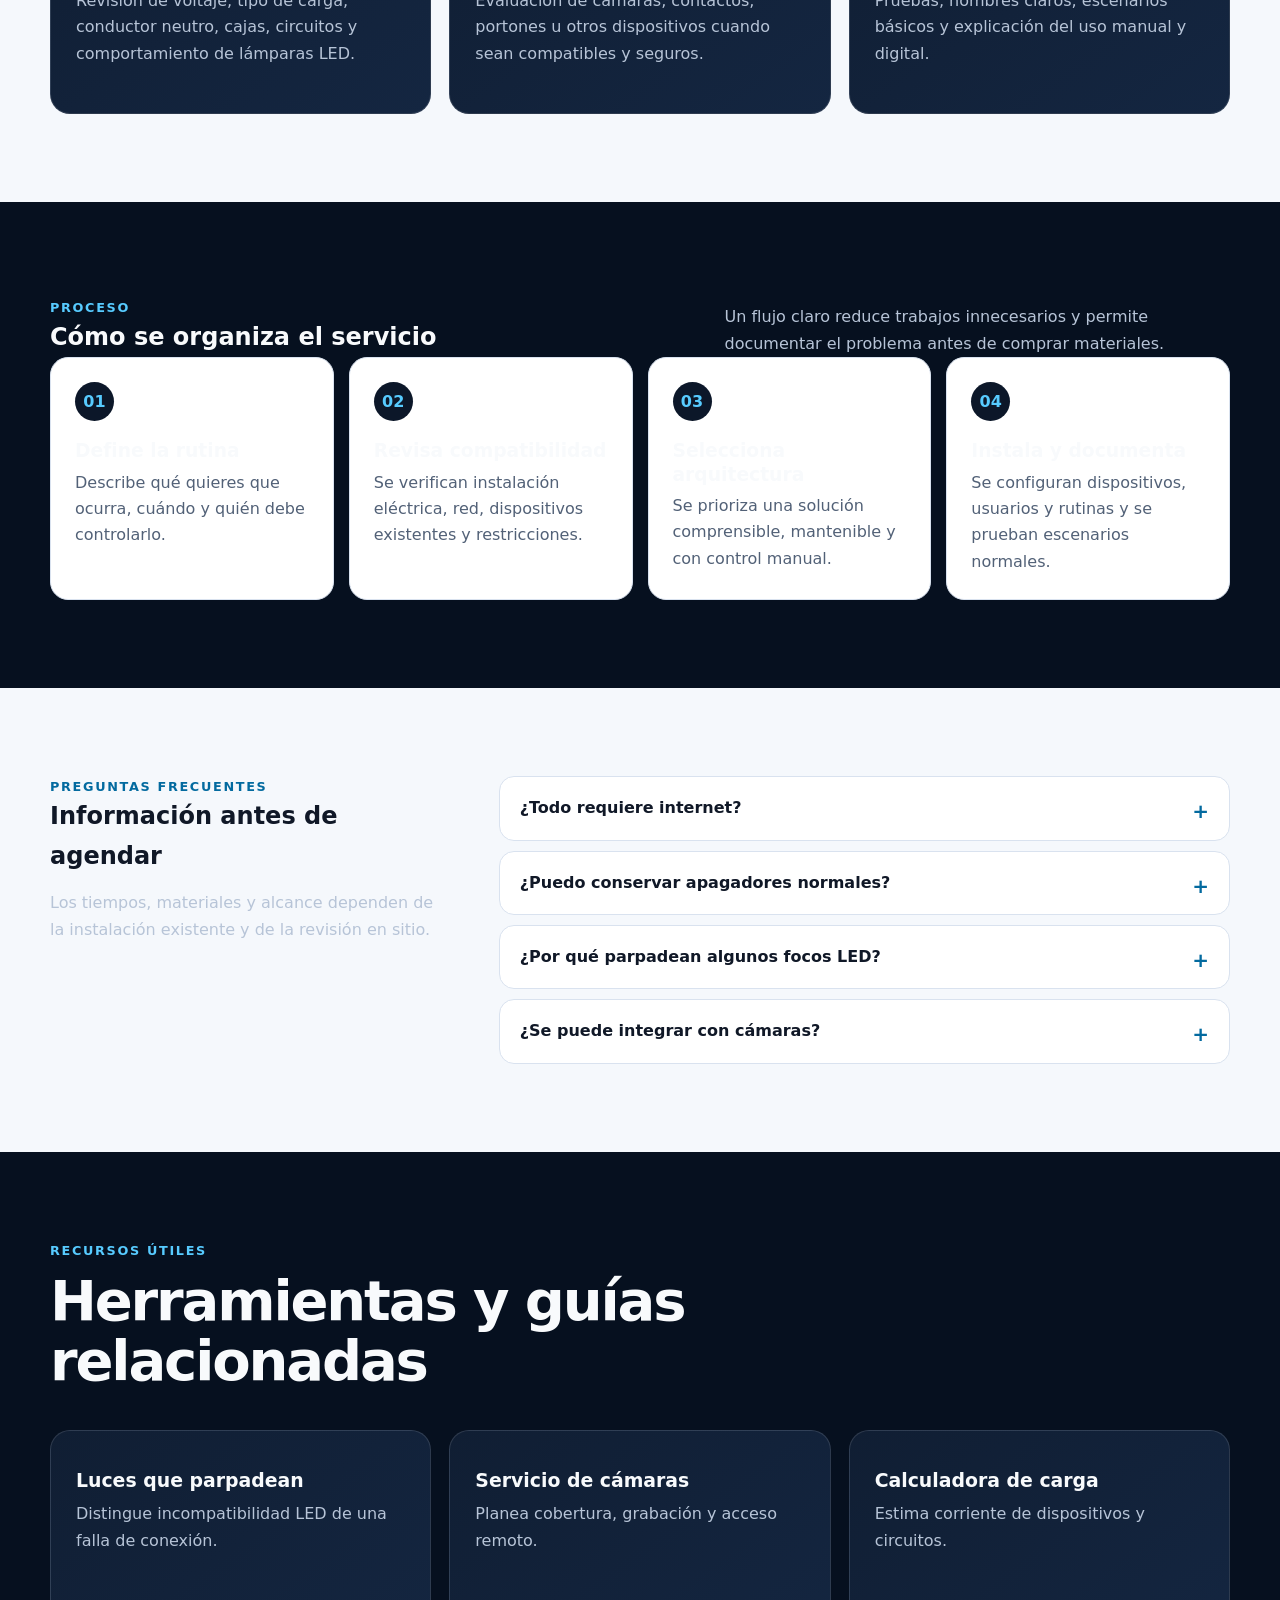
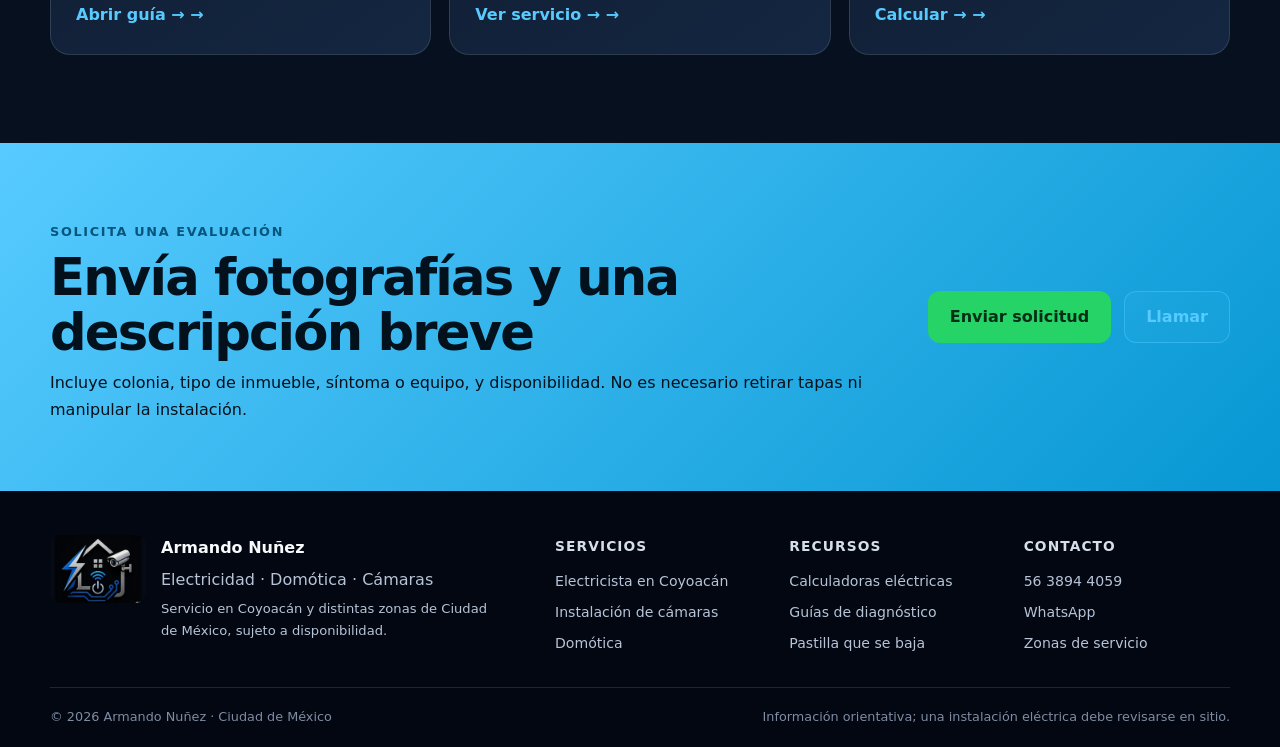
<file: servicios/domotica-coyoacan.html>
<!DOCTYPE html>
<html lang="es-MX">
<head>
  <!-- Google tag (gtag.js): Google Analytics 4 + Google Ads -->
  <script async src="https://www.googletagmanager.com/gtag/js?id=G-HE82QC0JTR"></script>
  <script>
    window.dataLayer = window.dataLayer || [];
    function gtag(){dataLayer.push(arguments);}
    gtag('js', new Date());

    // Google Analytics 4
    gtag('config', 'G-HE82QC0JTR');

    // Google Ads
    gtag('config', 'AW-804083603');
  </script>
  <meta charset="UTF-8">
  <meta name="viewport" content="width=device-width, initial-scale=1, viewport-fit=cover">
  <title>Domótica en Coyoacán | Automatización para casa y negocio</title>
  <meta name="description" content="Instalación de domótica en Coyoacán: iluminación inteligente, sensores, apagadores, automatizaciones, control por horarios y evaluación de compatibilidad.">
  <meta name="robots" content="index,follow,max-image-preview:large,max-snippet:-1,max-video-preview:-1">
  <meta name="theme-color" content="#07101f">
  <meta name="format-detection" content="telephone=yes">
  <link rel="canonical" href="https://armando-np.github.io/armando-np.github.io-electricista-coyoacan-/servicios/domotica-coyoacan.html">
  <link rel="icon" href="../assets/favicon.svg" type="image/svg+xml">
  <link rel="apple-touch-icon" href="../assets/icon-192.png">
  <link rel="manifest" href="../site.webmanifest">
  <link rel="stylesheet" href="../assets/styles.css">
  <meta property="og:type" content="website">
  <meta property="og:locale" content="es_MX">
  <meta property="og:site_name" content="Armando Nuñez | Electricidad, Domótica y CCTV">
  <meta property="og:title" content="Domótica en Coyoacán | Automatización para casa y negocio">
  <meta property="og:description" content="Instalación de domótica en Coyoacán: iluminación inteligente, sensores, apagadores, automatizaciones, control por horarios y evaluación de compatibilidad.">
  <meta property="og:url" content="https://armando-np.github.io/armando-np.github.io-electricista-coyoacan-/servicios/domotica-coyoacan.html">
  <meta property="og:image" content="https://armando-np.github.io/armando-np.github.io-electricista-coyoacan-/assets/og-image.webp">
  <meta property="og:image:width" content="1200">
  <meta property="og:image:height" content="630">
  <meta property="og:image:alt" content="Armando Nuñez: electricidad, domótica y cámaras de vigilancia">
  <meta name="twitter:card" content="summary_large_image">
  <script type="application/ld+json">
{
  "@context": "https://schema.org",
  "@type": "Electrician",
  "@id": "https://armando-np.github.io/armando-np.github.io-electricista-coyoacan-/#negocio",
  "name": "Armando Nuñez | Electricidad, Domótica y CCTV",
  "url": "https://armando-np.github.io/armando-np.github.io-electricista-coyoacan-/",
  "logo": "https://armando-np.github.io/armando-np.github.io-electricista-coyoacan-/assets/logo-armando-nunez.webp",
  "image": "https://armando-np.github.io/armando-np.github.io-electricista-coyoacan-/assets/og-image.webp",
  "telephone": "+52 56 3894 4059",
  "description": "Diagnóstico, reparación e instalación eléctrica, domótica e instalación de cámaras de seguridad para casas y negocios en Coyoacán y otras zonas de Ciudad de México.",
  "areaServed": [
    "Coyoacán",
    "Del Valle",
    "Narvarte",
    "Nápoles",
    "Roma Norte",
    "Roma Sur",
    "Condesa",
    "Polanco",
    "Anzures",
    "Juárez",
    "Escandón",
    "San Ángel",
    "Mixcoac",
    "Copilco",
    "Pedregal",
    "Tlalpan"
  ],
  "serviceType": [
    "Diagnóstico de fallas eléctricas",
    "Reparación de cortocircuitos",
    "Instalaciones eléctricas",
    "Centros de carga",
    "Tierras físicas y aisladas",
    "Circuitos para equipos sensibles",
    "Domótica y automatización",
    "Instalación de cámaras de seguridad CCTV e IP"
  ],
  "priceRange": "$$"
}
</script>
  <script type="application/ld+json">
{
  "@context": "https://schema.org",
  "@type": "Service",
  "@id": "https://armando-np.github.io/armando-np.github.io-electricista-coyoacan-/servicios/domotica-coyoacan.html#servicio",
  "name": "Domótica en Coyoacán para casa y negocio",
  "description": "Instalación de domótica en Coyoacán: iluminación inteligente, sensores, apagadores, automatizaciones, control por horarios y evaluación de compatibilidad.",
  "url": "https://armando-np.github.io/armando-np.github.io-electricista-coyoacan-/servicios/domotica-coyoacan.html",
  "serviceType": "Domótica y automatización",
  "provider": {
    "@id": "https://armando-np.github.io/armando-np.github.io-electricista-coyoacan-/#negocio"
  },
  "areaServed": [
    {
      "@type": "AdministrativeArea",
      "name": "Coyoacán"
    },
    {
      "@type": "City",
      "name": "Ciudad de México"
    }
  ],
  "availableChannel": {
    "@type": "ServiceChannel",
    "servicePhone": {
      "@type": "ContactPoint",
      "telephone": "+52 56 3894 4059",
      "contactType": "customer service",
      "availableLanguage": "Spanish"
    }
  }
}
</script>
  <script type="application/ld+json">
{
  "@context": "https://schema.org",
  "@type": "BreadcrumbList",
  "itemListElement": [
    {
      "@type": "ListItem",
      "position": 1,
      "name": "Inicio",
      "item": "https://armando-np.github.io/armando-np.github.io-electricista-coyoacan-/"
    },
    {
      "@type": "ListItem",
      "position": 2,
      "name": "Servicios",
      "item": "https://armando-np.github.io/armando-np.github.io-electricista-coyoacan-/servicios/electricista-coyoacan.html"
    },
    {
      "@type": "ListItem",
      "position": 3,
      "name": "Domótica en Coyoacán para casa y negocio"
    }
  ]
}
</script>
</head>
<body>
  <a class="skip-link" href="#contenido">Saltar al contenido</a>
  <div class="utility-bar">
    <div class="container utility-content">
      <span>Electricidad, domótica y cámaras en Coyoacán y zonas de CDMX</span>
      <a class="track-call" href="tel:+525638944059">56 3894 4059</a>
    </div>
  </div>
  <header class="site-header" id="inicio">
    <div class="container nav-wrap">
      <a class="brand" href="../" aria-label="Ir a la página principal">
        <img src="../assets/brand-emblem.webp" width="72" height="51" alt="" aria-hidden="true">
        <span><strong>Armando Nuñez</strong><small>Electricidad · Domótica · CCTV</small></span>
      </a>
      <button class="menu-button" type="button" aria-expanded="false" aria-controls="main-nav"><span class="menu-icon" aria-hidden="true"></span><span>Menú</span></button>
      <nav id="main-nav" class="main-nav" aria-label="Navegación principal">
        <a href="../servicios/electricista-coyoacan.html" aria-current="page">Servicios</a>
        <a href="../herramientas/">Herramientas</a>
        <a href="../guias/">Guías</a>
        <a href="../#zonas">Cobertura</a>
        <a class="nav-cta" href="../#cotizar">Cotizar</a>
      </nav>
    </div>
  </header>
<nav class="breadcrumbs container" aria-label="Migas de pan"><ol><li><a href="../">Inicio</a></li><li><a href="electricista-coyoacan.html">Servicios</a></li><li aria-current="page">Domótica en Coyoacán para casa y negocio</li></ol></nav>
  <main id="contenido">
    <section class="hero"><div class="container hero-grid"><div><p class="eyebrow">Servicio en Coyoacán y zonas de CDMX</p><h1>Domótica en Coyoacán para casa y negocio</h1><p class="hero-lead">Automatización práctica de iluminación, sensores y controles, considerando compatibilidad eléctrica, conectividad, operación manual y necesidades reales del usuario.</p><div class="hero-actions"><a class="button button-whatsapp track-whatsapp" href="https://wa.me/525638944059?text=Hola%2C%20quiero%20solicitar%20informaci%C3%B3n%20sobre%20Domótica%20y%20automatización." target="_blank" rel="noopener noreferrer">Cotizar por WhatsApp</a><a class="button button-secondary track-call" href="tel:+525638944059">Llamar al 56 3894 4059</a></div><ul class="trust-list"><li>Diagnóstico antes de intervenir</li><li>Alcance y materiales explicados</li><li>Atención para casa y negocio</li></ul></div><div class="hero-visual"><div class="logo-panel"><img src="../assets/logo-armando-nunez.webp" width="500" height="500" alt="Armando Nuñez, electricidad, domótica y cámaras" fetchpriority="high"></div><div class="quick-proof"><strong>Atención local</strong><span>Coyoacán · CDMX</span></div></div></div></section>
    <section class="section section-light"><div class="container"><div class="section-heading"><p class="section-label">Domótica y automatización</p><h2>Soluciones según el problema y la instalación</h2><p>La propuesta se define después de conocer el síntoma, las condiciones del inmueble y el resultado esperado.</p></div><div class="card-grid three"><article class="service-card"><span class="card-icon" aria-hidden="true">⌁</span><h3>Iluminación inteligente</h3><p>Apagadores, relevadores, escenas, horarios y sensores con evaluación de neutro, carga y compatibilidad.</p></article><article class="service-card"><span class="card-icon" aria-hidden="true">◌</span><h3>Sensores y rutinas</h3><p>Automatizaciones por presencia, apertura, horario o condición, evitando dependencias innecesarias.</p></article><article class="service-card"><span class="card-icon" aria-hidden="true">▣</span><h3>Control centralizado</h3><p>Organización de dispositivos, habitaciones, usuarios y permisos dentro de plataformas compatibles.</p></article><article class="service-card"><span class="card-icon" aria-hidden="true">↯</span><h3>Compatibilidad eléctrica</h3><p>Revisión de voltaje, tipo de carga, conductor neutro, cajas, circuitos y comportamiento de lámparas LED.</p></article><article class="service-card"><span class="card-icon" aria-hidden="true">●</span><h3>Integración seleccionada</h3><p>Evaluación de cámaras, contactos, portones u otros dispositivos cuando sean compatibles y seguros.</p></article><article class="service-card"><span class="card-icon" aria-hidden="true">✓</span><h3>Configuración y entrega</h3><p>Pruebas, nombres claros, escenarios básicos y explicación del uso manual y digital.</p></article></div></div></section>
    <section class="section"><div class="container split-heading"><div><p class="section-label">Proceso</p><h2>Cómo se organiza el servicio</h2></div><p>Un flujo claro reduce trabajos innecesarios y permite documentar el problema antes de comprar materiales.</p></div><div class="container"><ol class="process-list"><li><span>01</span><h3>Define la rutina</h3><p>Describe qué quieres que ocurra, cuándo y quién debe controlarlo.</p></li><li><span>02</span><h3>Revisa compatibilidad</h3><p>Se verifican instalación eléctrica, red, dispositivos existentes y restricciones.</p></li><li><span>03</span><h3>Selecciona arquitectura</h3><p>Se prioriza una solución comprensible, mantenible y con control manual.</p></li><li><span>04</span><h3>Instala y documenta</h3><p>Se configuran dispositivos, usuarios y rutinas y se prueban escenarios normales.</p></li></ol></div></section>
    <section class="section section-light"><div class="container faq-layout"><div><p class="section-label">Preguntas frecuentes</p><h2>Información antes de agendar</h2><p class="area-lead">Los tiempos, materiales y alcance dependen de la instalación existente y de la revisión en sitio.</p></div><div class="faq-list"><details><summary>¿Todo requiere internet?</summary><p>No necesariamente. Algunas automatizaciones pueden operar localmente, pero depende de la plataforma y dispositivos seleccionados.</p></details><details><summary>¿Puedo conservar apagadores normales?</summary><p>En muchos casos sí y suele ser conveniente. La compatibilidad depende del módulo, cableado, espacio y tipo de carga.</p></details><details><summary>¿Por qué parpadean algunos focos LED?</summary><p>Puede influir la compatibilidad del atenuador o módulo, carga mínima, neutro, fuga pequeña o la propia lámpara. Debe revisarse el conjunto.</p></details><details><summary>¿Se puede integrar con cámaras?</summary><p>Algunas plataformas permiten eventos e integraciones, pero se evalúan privacidad, compatibilidad, red y confiabilidad antes de prometer una función.</p></details></div></div></section>
    <section class="section"><div class="container"><div class="section-heading"><p class="section-label">Recursos útiles</p><h2>Herramientas y guías relacionadas</h2></div><div class="card-grid three"><article class="feature-card"><h3>Luces que parpadean</h3><p>Distingue incompatibilidad LED de una falla de conexión.</p><a class="card-link" href="../guias/luces-parpadean.html">Abrir guía →</a></article><article class="feature-card"><h3>Servicio de cámaras</h3><p>Planea cobertura, grabación y acceso remoto.</p><a class="card-link" href="instalacion-camaras-coyoacan.html">Ver servicio →</a></article><article class="feature-card"><h3>Calculadora de carga</h3><p>Estima corriente de dispositivos y circuitos.</p><a class="card-link" href="../herramientas/calculadora-consumo-electrico.html">Calcular →</a></article></div></div></section>
    <section class="contact-section"><div class="container contact-panel"><div><p class="section-label">Solicita una evaluación</p><h2>Envía fotografías y una descripción breve</h2><p>Incluye colonia, tipo de inmueble, síntoma o equipo, y disponibilidad. No es necesario retirar tapas ni manipular la instalación.</p></div><div class="contact-actions"><a class="button button-whatsapp track-whatsapp" href="https://wa.me/525638944059?text=Hola%2C%20quiero%20solicitar%20una%20cotizaci%C3%B3n.%0AMi%20colonia%20es%3A%20%0AEl%20servicio%20que%20necesito%20es%3A%20" target="_blank" rel="noopener noreferrer">Enviar solicitud</a><a class="button button-secondary track-call" href="tel:+525638944059">Llamar</a></div></div></section>
  </main>
  <footer class="site-footer">
    <div class="container footer-main">
      <div class="footer-brand">
        <img src="../assets/brand-emblem.webp" width="96" height="68" alt="" aria-hidden="true" loading="lazy">
        <div><strong>Armando Nuñez</strong><p>Electricidad · Domótica · Cámaras</p><p class="footer-small">Servicio en Coyoacán y distintas zonas de Ciudad de México, sujeto a disponibilidad.</p></div>
      </div>
      <div class="footer-links">
        <div><h2>Servicios</h2><a href="../servicios/electricista-coyoacan.html">Electricista en Coyoacán</a><a href="../servicios/instalacion-camaras-coyoacan.html">Instalación de cámaras</a><a href="../servicios/domotica-coyoacan.html">Domótica</a></div>
        <div><h2>Recursos</h2><a href="../herramientas/">Calculadoras eléctricas</a><a href="../guias/">Guías de diagnóstico</a><a href="../guias/por-que-se-baja-la-pastilla.html">Pastilla que se baja</a></div>
        <div><h2>Contacto</h2><a class="track-call" href="tel:+525638944059">56 3894 4059</a><a class="track-whatsapp" href="https://wa.me/525638944059" target="_blank" rel="noopener noreferrer">WhatsApp</a><a href="../#zonas">Zonas de servicio</a></div>
      </div>
    </div>
    <div class="container footer-bottom"><span>© 2026 Armando Nuñez · Ciudad de México</span><span>Información orientativa; una instalación eléctrica debe revisarse en sitio.</span></div>
  </footer>
  <div class="floating-actions" aria-label="Contacto rápido">
    <a class="floating-button floating-call track-call" href="tel:+525638944059" aria-label="Llamar a Armando Nuñez"><svg viewBox="0 0 24 24" aria-hidden="true"><path d="M6.6 10.8c1.5 3 3.8 5.4 6.8 6.8l2.3-2.3c.3-.3.7-.4 1.1-.2 1.2.4 2.5.6 3.8.6.6 0 1 .4 1 1V20c0 .6-.4 1-1 1C10.9 21 3 13.1 3 3.4c0-.6.4-1 1-1h3.4c.6 0 1 .4 1 1 0 1.3.2 2.6.6 3.8.1.4 0 .8-.2 1.1l-2.2 2.5z"/></svg></a>
    <a class="floating-button floating-whatsapp track-whatsapp" href="https://wa.me/525638944059" target="_blank" rel="noopener noreferrer" aria-label="Enviar WhatsApp a Armando Nuñez"><svg viewBox="0 0 24 24" aria-hidden="true"><path d="M20.5 3.5A11.8 11.8 0 0 0 12.1 0C5.6 0 .3 5.3.3 11.8c0 2.1.5 4.1 1.6 5.9L.2 24l6.5-1.7c1.7.9 3.6 1.4 5.5 1.4 6.5 0 11.8-5.3 11.8-11.8 0-3.2-1.2-6.1-3.5-8.4zm-8.3 18.2c-1.8 0-3.6-.5-5.1-1.4l-.4-.2-3.9 1 1-3.8-.2-.4a9.8 9.8 0 1 1 8.6 4.8zm5.4-7.3c-.3-.1-1.7-.8-2-1-.3-.1-.5-.1-.7.2-.2.3-.8 1-1 1.2-.2.2-.4.2-.7.1-1.8-.9-3-1.6-4.2-3.7-.3-.6.3-.5.9-1.8.1-.2 0-.4 0-.6l-.9-2.1c-.2-.5-.5-.5-.7-.5h-.6c-.2 0-.6.1-.9.4-.3.3-1.2 1.2-1.2 2.9s1.2 3.3 1.4 3.6c.1.2 2.4 3.7 5.9 5.2.8.4 1.5.6 2 .7.8.3 1.6.2 2.2.1.7-.1 1.7-.7 1.9-1.4.2-.7.2-1.3.2-1.4-.1-.2-.3-.3-.6-.4z"/></svg></a>
  </div>
  <script src="../assets/script.js" defer></script>
</body>
</html>
</file>
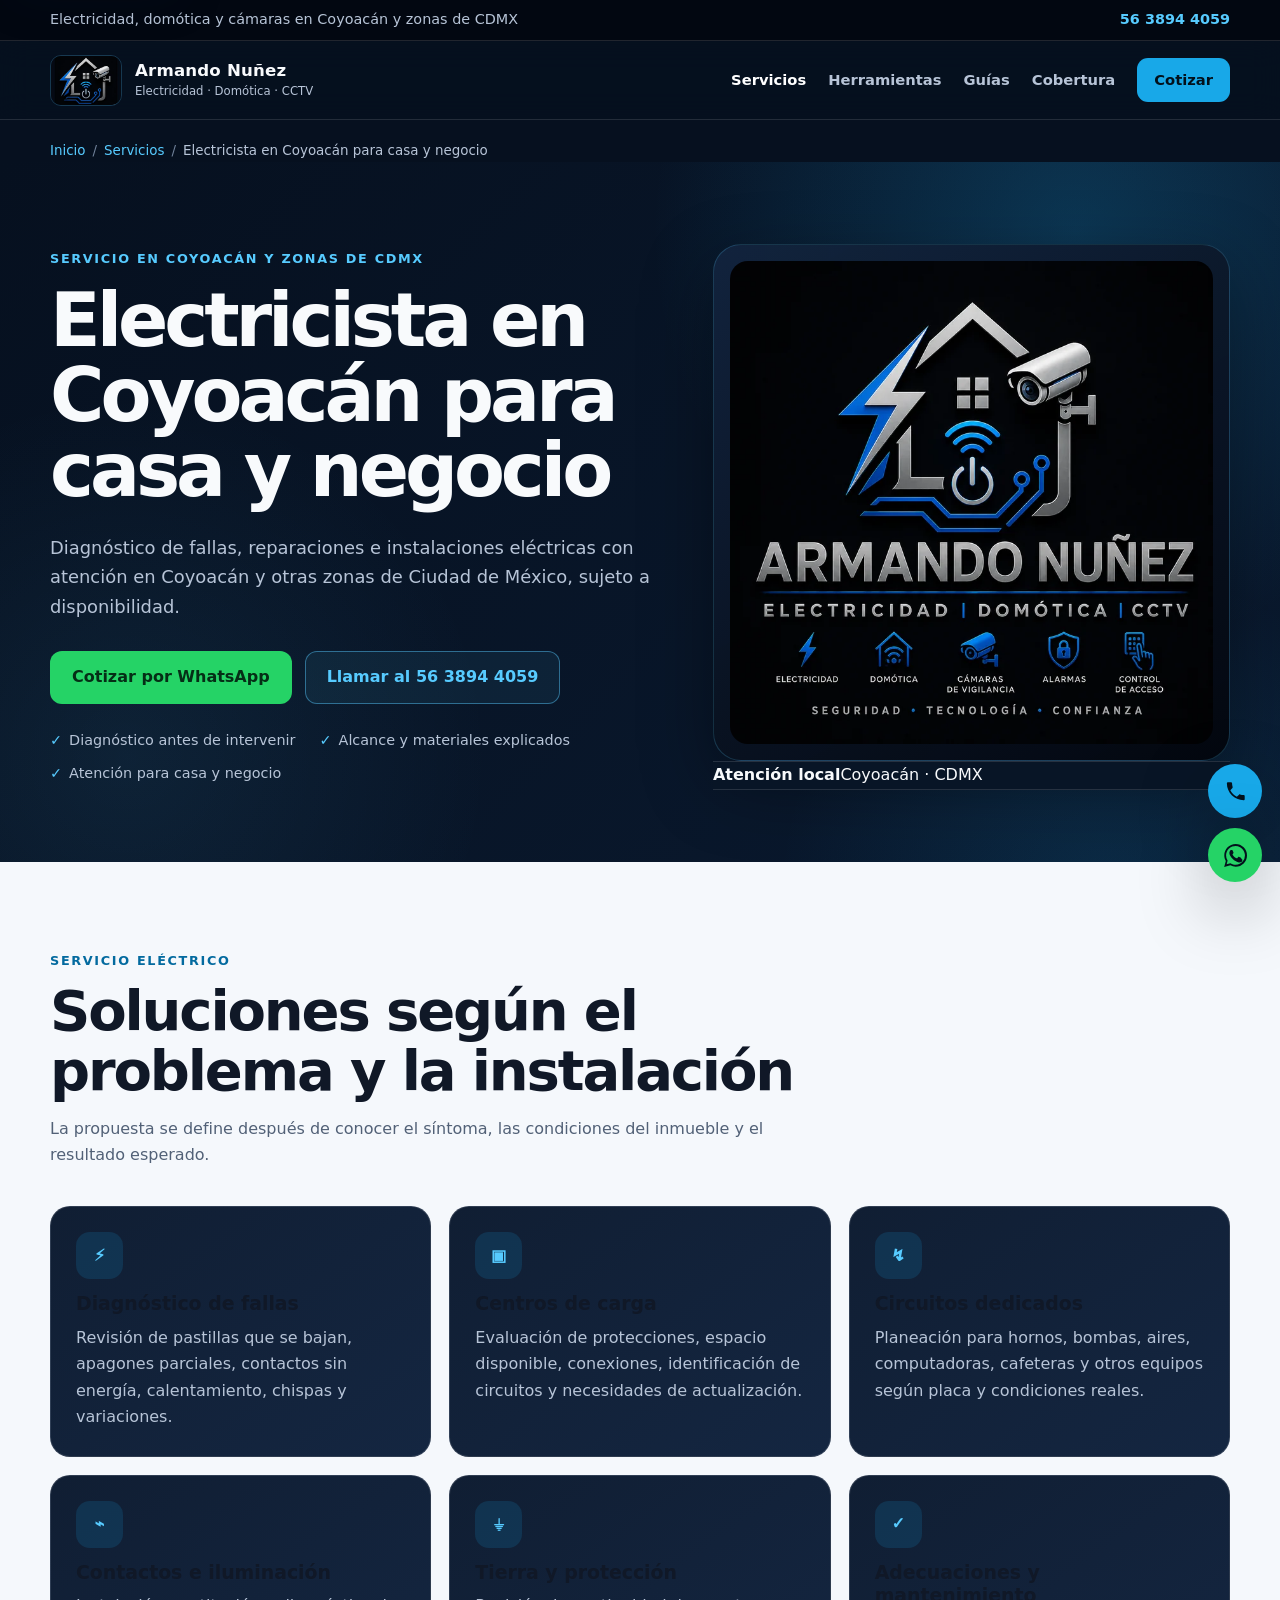
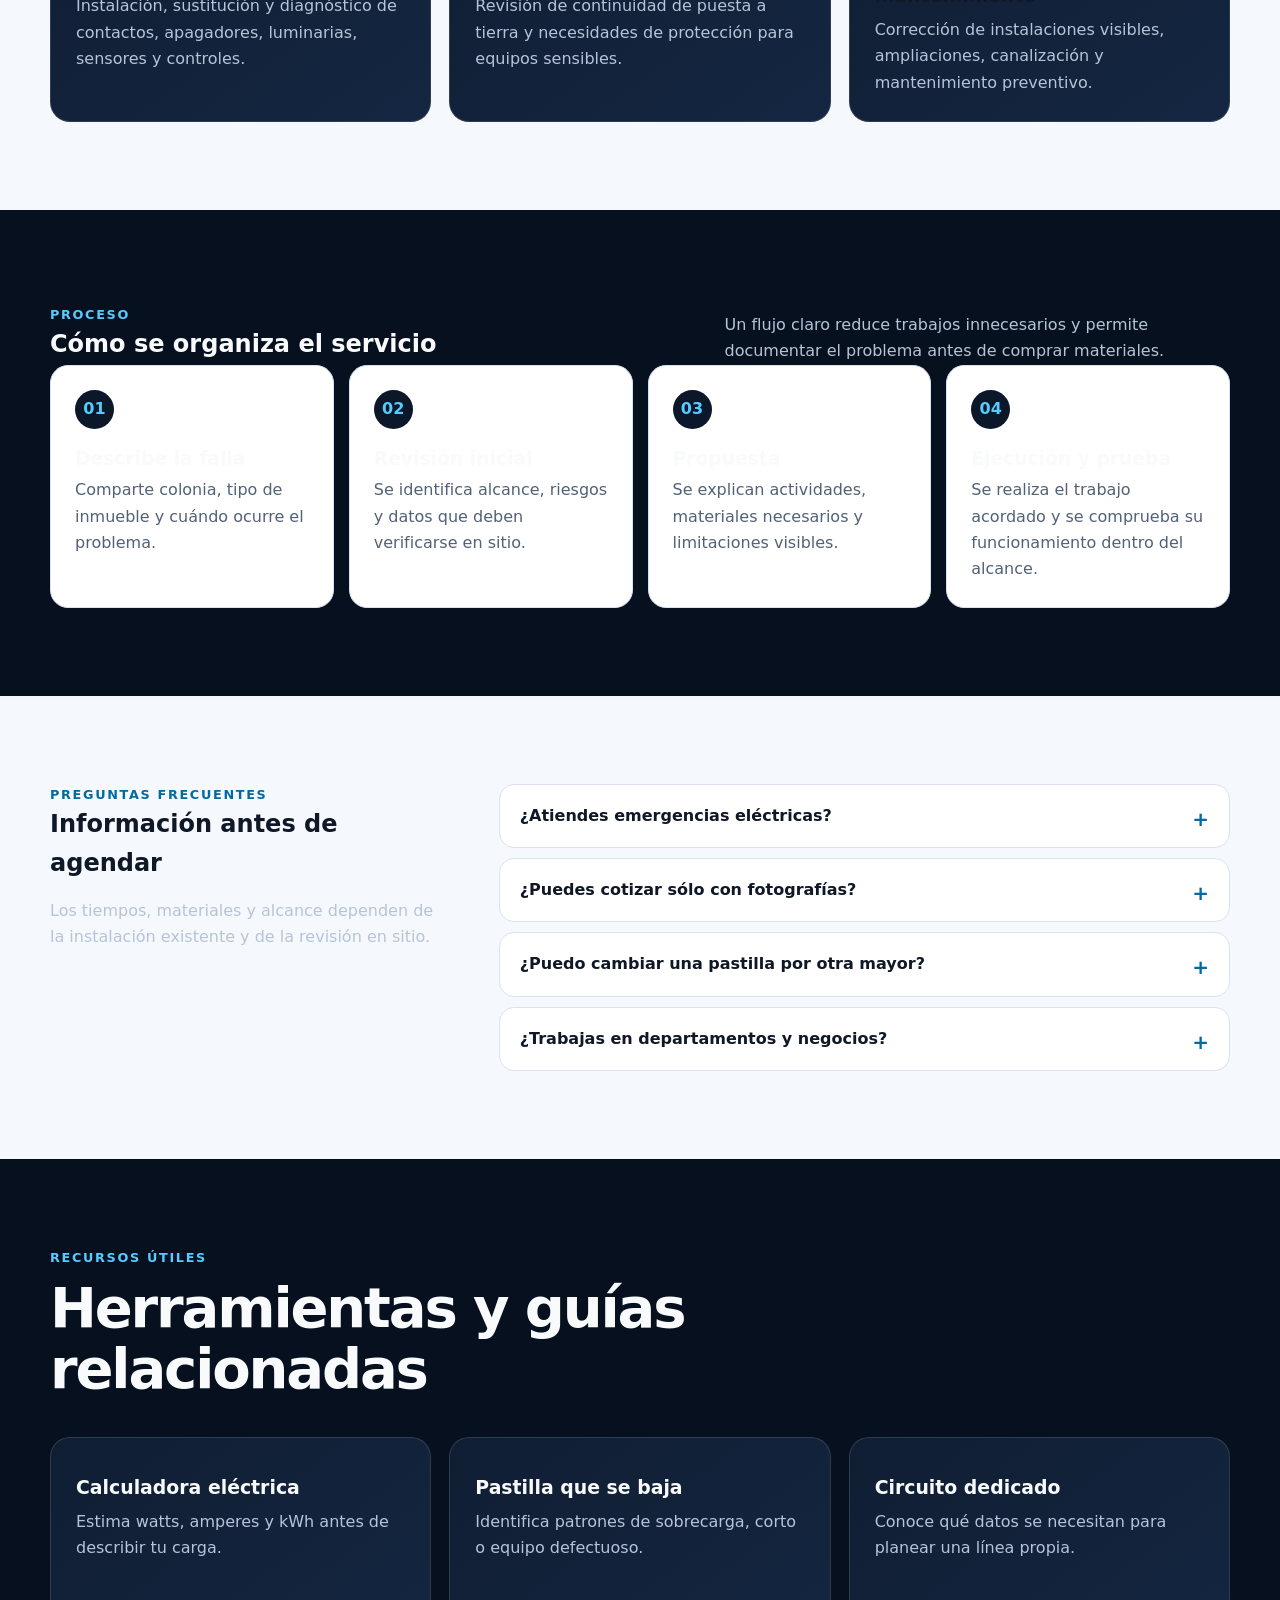
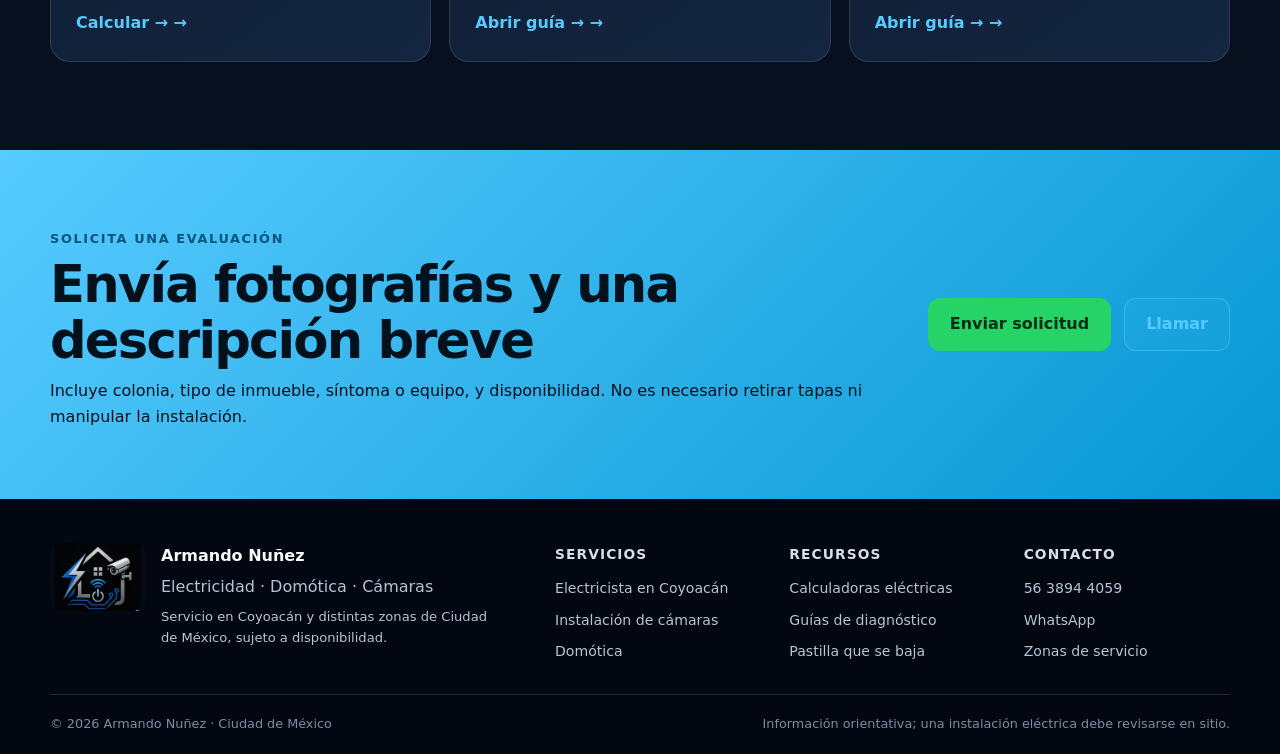
<file: servicios/electricista-coyoacan.html>
<!DOCTYPE html>
<html lang="es-MX">
<head>
  <!-- Google tag (gtag.js): Google Analytics 4 + Google Ads -->
  <script async src="https://www.googletagmanager.com/gtag/js?id=G-HE82QC0JTR"></script>
  <script>
    window.dataLayer = window.dataLayer || [];
    function gtag(){dataLayer.push(arguments);}
    gtag('js', new Date());

    // Google Analytics 4
    gtag('config', 'G-HE82QC0JTR');

    // Google Ads
    gtag('config', 'AW-804083603');
  </script>
  <meta charset="UTF-8">
  <meta name="viewport" content="width=device-width, initial-scale=1, viewport-fit=cover">
  <title>Electricista en Coyoacán | Reparaciones e instalaciones</title>
  <meta name="description" content="Electricista en Coyoacán para diagnóstico de fallas, cortocircuitos, centros de carga, circuitos dedicados, tierras y trabajos eléctricos en casa o negocio.">
  <meta name="robots" content="index,follow,max-image-preview:large,max-snippet:-1,max-video-preview:-1">
  <meta name="theme-color" content="#07101f">
  <meta name="format-detection" content="telephone=yes">
  <link rel="canonical" href="https://armando-np.github.io/armando-np.github.io-electricista-coyoacan-/servicios/electricista-coyoacan.html">
  <link rel="icon" href="../assets/favicon.svg" type="image/svg+xml">
  <link rel="apple-touch-icon" href="../assets/icon-192.png">
  <link rel="manifest" href="../site.webmanifest">
  <link rel="stylesheet" href="../assets/styles.css">
  <meta property="og:type" content="website">
  <meta property="og:locale" content="es_MX">
  <meta property="og:site_name" content="Armando Nuñez | Electricidad, Domótica y CCTV">
  <meta property="og:title" content="Electricista en Coyoacán | Reparaciones e instalaciones">
  <meta property="og:description" content="Electricista en Coyoacán para diagnóstico de fallas, cortocircuitos, centros de carga, circuitos dedicados, tierras y trabajos eléctricos en casa o negocio.">
  <meta property="og:url" content="https://armando-np.github.io/armando-np.github.io-electricista-coyoacan-/servicios/electricista-coyoacan.html">
  <meta property="og:image" content="https://armando-np.github.io/armando-np.github.io-electricista-coyoacan-/assets/og-image.webp">
  <meta property="og:image:width" content="1200">
  <meta property="og:image:height" content="630">
  <meta property="og:image:alt" content="Armando Nuñez: electricidad, domótica y cámaras de vigilancia">
  <meta name="twitter:card" content="summary_large_image">
  <script type="application/ld+json">
{
  "@context": "https://schema.org",
  "@type": "Electrician",
  "@id": "https://armando-np.github.io/armando-np.github.io-electricista-coyoacan-/#negocio",
  "name": "Armando Nuñez | Electricidad, Domótica y CCTV",
  "url": "https://armando-np.github.io/armando-np.github.io-electricista-coyoacan-/",
  "logo": "https://armando-np.github.io/armando-np.github.io-electricista-coyoacan-/assets/logo-armando-nunez.webp",
  "image": "https://armando-np.github.io/armando-np.github.io-electricista-coyoacan-/assets/og-image.webp",
  "telephone": "+52 56 3894 4059",
  "description": "Diagnóstico, reparación e instalación eléctrica, domótica e instalación de cámaras de seguridad para casas y negocios en Coyoacán y otras zonas de Ciudad de México.",
  "areaServed": [
    "Coyoacán",
    "Del Valle",
    "Narvarte",
    "Nápoles",
    "Roma Norte",
    "Roma Sur",
    "Condesa",
    "Polanco",
    "Anzures",
    "Juárez",
    "Escandón",
    "San Ángel",
    "Mixcoac",
    "Copilco",
    "Pedregal",
    "Tlalpan"
  ],
  "serviceType": [
    "Diagnóstico de fallas eléctricas",
    "Reparación de cortocircuitos",
    "Instalaciones eléctricas",
    "Centros de carga",
    "Tierras físicas y aisladas",
    "Circuitos para equipos sensibles",
    "Domótica y automatización",
    "Instalación de cámaras de seguridad CCTV e IP"
  ],
  "priceRange": "$$"
}
</script>
  <script type="application/ld+json">
{
  "@context": "https://schema.org",
  "@type": "Service",
  "@id": "https://armando-np.github.io/armando-np.github.io-electricista-coyoacan-/servicios/electricista-coyoacan.html#servicio",
  "name": "Electricista en Coyoacán para casa y negocio",
  "description": "Electricista en Coyoacán para diagnóstico de fallas, cortocircuitos, centros de carga, circuitos dedicados, tierras y trabajos eléctricos en casa o negocio.",
  "url": "https://armando-np.github.io/armando-np.github.io-electricista-coyoacan-/servicios/electricista-coyoacan.html",
  "serviceType": "Servicio eléctrico",
  "provider": {
    "@id": "https://armando-np.github.io/armando-np.github.io-electricista-coyoacan-/#negocio"
  },
  "areaServed": [
    {
      "@type": "AdministrativeArea",
      "name": "Coyoacán"
    },
    {
      "@type": "City",
      "name": "Ciudad de México"
    }
  ],
  "availableChannel": {
    "@type": "ServiceChannel",
    "servicePhone": {
      "@type": "ContactPoint",
      "telephone": "+52 56 3894 4059",
      "contactType": "customer service",
      "availableLanguage": "Spanish"
    }
  }
}
</script>
  <script type="application/ld+json">
{
  "@context": "https://schema.org",
  "@type": "BreadcrumbList",
  "itemListElement": [
    {
      "@type": "ListItem",
      "position": 1,
      "name": "Inicio",
      "item": "https://armando-np.github.io/armando-np.github.io-electricista-coyoacan-/"
    },
    {
      "@type": "ListItem",
      "position": 2,
      "name": "Servicios",
      "item": "https://armando-np.github.io/armando-np.github.io-electricista-coyoacan-/servicios/electricista-coyoacan.html"
    },
    {
      "@type": "ListItem",
      "position": 3,
      "name": "Electricista en Coyoacán para casa y negocio"
    }
  ]
}
</script>
</head>
<body>
  <a class="skip-link" href="#contenido">Saltar al contenido</a>
  <div class="utility-bar">
    <div class="container utility-content">
      <span>Electricidad, domótica y cámaras en Coyoacán y zonas de CDMX</span>
      <a class="track-call" href="tel:+525638944059">56 3894 4059</a>
    </div>
  </div>
  <header class="site-header" id="inicio">
    <div class="container nav-wrap">
      <a class="brand" href="../" aria-label="Ir a la página principal">
        <img src="../assets/brand-emblem.webp" width="72" height="51" alt="" aria-hidden="true">
        <span><strong>Armando Nuñez</strong><small>Electricidad · Domótica · CCTV</small></span>
      </a>
      <button class="menu-button" type="button" aria-expanded="false" aria-controls="main-nav"><span class="menu-icon" aria-hidden="true"></span><span>Menú</span></button>
      <nav id="main-nav" class="main-nav" aria-label="Navegación principal">
        <a href="../servicios/electricista-coyoacan.html" aria-current="page">Servicios</a>
        <a href="../herramientas/">Herramientas</a>
        <a href="../guias/">Guías</a>
        <a href="../#zonas">Cobertura</a>
        <a class="nav-cta" href="../#cotizar">Cotizar</a>
      </nav>
    </div>
  </header>
<nav class="breadcrumbs container" aria-label="Migas de pan"><ol><li><a href="../">Inicio</a></li><li><a href="electricista-coyoacan.html">Servicios</a></li><li aria-current="page">Electricista en Coyoacán para casa y negocio</li></ol></nav>
  <main id="contenido">
    <section class="hero"><div class="container hero-grid"><div><p class="eyebrow">Servicio en Coyoacán y zonas de CDMX</p><h1>Electricista en Coyoacán para casa y negocio</h1><p class="hero-lead">Diagnóstico de fallas, reparaciones e instalaciones eléctricas con atención en Coyoacán y otras zonas de Ciudad de México, sujeto a disponibilidad.</p><div class="hero-actions"><a class="button button-whatsapp track-whatsapp" href="https://wa.me/525638944059?text=Hola%2C%20quiero%20solicitar%20informaci%C3%B3n%20sobre%20Servicio%20eléctrico." target="_blank" rel="noopener noreferrer">Cotizar por WhatsApp</a><a class="button button-secondary track-call" href="tel:+525638944059">Llamar al 56 3894 4059</a></div><ul class="trust-list"><li>Diagnóstico antes de intervenir</li><li>Alcance y materiales explicados</li><li>Atención para casa y negocio</li></ul></div><div class="hero-visual"><div class="logo-panel"><img src="../assets/logo-armando-nunez.webp" width="500" height="500" alt="Armando Nuñez, electricidad, domótica y cámaras" fetchpriority="high"></div><div class="quick-proof"><strong>Atención local</strong><span>Coyoacán · CDMX</span></div></div></div></section>
    <section class="section section-light"><div class="container"><div class="section-heading"><p class="section-label">Servicio eléctrico</p><h2>Soluciones según el problema y la instalación</h2><p>La propuesta se define después de conocer el síntoma, las condiciones del inmueble y el resultado esperado.</p></div><div class="card-grid three"><article class="service-card"><span class="card-icon" aria-hidden="true">⚡</span><h3>Diagnóstico de fallas</h3><p>Revisión de pastillas que se bajan, apagones parciales, contactos sin energía, calentamiento, chispas y variaciones.</p></article><article class="service-card"><span class="card-icon" aria-hidden="true">▣</span><h3>Centros de carga</h3><p>Evaluación de protecciones, espacio disponible, conexiones, identificación de circuitos y necesidades de actualización.</p></article><article class="service-card"><span class="card-icon" aria-hidden="true">↯</span><h3>Circuitos dedicados</h3><p>Planeación para hornos, bombas, aires, computadoras, cafeteras y otros equipos según placa y condiciones reales.</p></article><article class="service-card"><span class="card-icon" aria-hidden="true">⌁</span><h3>Contactos e iluminación</h3><p>Instalación, sustitución y diagnóstico de contactos, apagadores, luminarias, sensores y controles.</p></article><article class="service-card"><span class="card-icon" aria-hidden="true">⏚</span><h3>Tierra y protección</h3><p>Revisión de continuidad de puesta a tierra y necesidades de protección para equipos sensibles.</p></article><article class="service-card"><span class="card-icon" aria-hidden="true">✓</span><h3>Adecuaciones y mantenimiento</h3><p>Corrección de instalaciones visibles, ampliaciones, canalización y mantenimiento preventivo.</p></article></div></div></section>
    <section class="section"><div class="container split-heading"><div><p class="section-label">Proceso</p><h2>Cómo se organiza el servicio</h2></div><p>Un flujo claro reduce trabajos innecesarios y permite documentar el problema antes de comprar materiales.</p></div><div class="container"><ol class="process-list"><li><span>01</span><h3>Describe la falla</h3><p>Comparte colonia, tipo de inmueble y cuándo ocurre el problema.</p></li><li><span>02</span><h3>Revisión inicial</h3><p>Se identifica alcance, riesgos y datos que deben verificarse en sitio.</p></li><li><span>03</span><h3>Propuesta</h3><p>Se explican actividades, materiales necesarios y limitaciones visibles.</p></li><li><span>04</span><h3>Ejecución y prueba</h3><p>Se realiza el trabajo acordado y se comprueba su funcionamiento dentro del alcance.</p></li></ol></div></section>
    <section class="section section-light"><div class="container faq-layout"><div><p class="section-label">Preguntas frecuentes</p><h2>Información antes de agendar</h2><p class="area-lead">Los tiempos, materiales y alcance dependen de la instalación existente y de la revisión en sitio.</p></div><div class="faq-list"><details><summary>¿Atiendes emergencias eléctricas?</summary><p>La atención depende de ubicación y disponibilidad. Si hay humo, fuego o riesgo inmediato, aléjate, corta la energía sólo si es seguro y contacta servicios de emergencia.</p></details><details><summary>¿Puedes cotizar sólo con fotografías?</summary><p>Las fotografías permiten orientar y preparar la visita, pero una cotización definitiva puede requerir medir, abrir registros de forma segura y verificar la instalación.</p></details><details><summary>¿Puedo cambiar una pastilla por otra mayor?</summary><p>No sin revisar conductor, carga, terminales, temperatura y condiciones de instalación. Una pastilla mayor puede dejar de proteger el circuito.</p></details><details><summary>¿Trabajas en departamentos y negocios?</summary><p>Sí, el servicio está orientado a casas, departamentos, oficinas y comercios, considerando reglas de acceso y áreas comunes.</p></details></div></div></section>
    <section class="section"><div class="container"><div class="section-heading"><p class="section-label">Recursos útiles</p><h2>Herramientas y guías relacionadas</h2></div><div class="card-grid three"><article class="feature-card"><h3>Calculadora eléctrica</h3><p>Estima watts, amperes y kWh antes de describir tu carga.</p><a class="card-link" href="../herramientas/calculadora-consumo-electrico.html">Calcular →</a></article><article class="feature-card"><h3>Pastilla que se baja</h3><p>Identifica patrones de sobrecarga, corto o equipo defectuoso.</p><a class="card-link" href="../guias/por-que-se-baja-la-pastilla.html">Abrir guía →</a></article><article class="feature-card"><h3>Circuito dedicado</h3><p>Conoce qué datos se necesitan para planear una línea propia.</p><a class="card-link" href="../guias/circuito-dedicado.html">Abrir guía →</a></article></div></div></section>
    <section class="contact-section"><div class="container contact-panel"><div><p class="section-label">Solicita una evaluación</p><h2>Envía fotografías y una descripción breve</h2><p>Incluye colonia, tipo de inmueble, síntoma o equipo, y disponibilidad. No es necesario retirar tapas ni manipular la instalación.</p></div><div class="contact-actions"><a class="button button-whatsapp track-whatsapp" href="https://wa.me/525638944059?text=Hola%2C%20quiero%20solicitar%20una%20cotizaci%C3%B3n.%0AMi%20colonia%20es%3A%20%0AEl%20servicio%20que%20necesito%20es%3A%20" target="_blank" rel="noopener noreferrer">Enviar solicitud</a><a class="button button-secondary track-call" href="tel:+525638944059">Llamar</a></div></div></section>
  </main>
  <footer class="site-footer">
    <div class="container footer-main">
      <div class="footer-brand">
        <img src="../assets/brand-emblem.webp" width="96" height="68" alt="" aria-hidden="true" loading="lazy">
        <div><strong>Armando Nuñez</strong><p>Electricidad · Domótica · Cámaras</p><p class="footer-small">Servicio en Coyoacán y distintas zonas de Ciudad de México, sujeto a disponibilidad.</p></div>
      </div>
      <div class="footer-links">
        <div><h2>Servicios</h2><a href="../servicios/electricista-coyoacan.html">Electricista en Coyoacán</a><a href="../servicios/instalacion-camaras-coyoacan.html">Instalación de cámaras</a><a href="../servicios/domotica-coyoacan.html">Domótica</a></div>
        <div><h2>Recursos</h2><a href="../herramientas/">Calculadoras eléctricas</a><a href="../guias/">Guías de diagnóstico</a><a href="../guias/por-que-se-baja-la-pastilla.html">Pastilla que se baja</a></div>
        <div><h2>Contacto</h2><a class="track-call" href="tel:+525638944059">56 3894 4059</a><a class="track-whatsapp" href="https://wa.me/525638944059" target="_blank" rel="noopener noreferrer">WhatsApp</a><a href="../#zonas">Zonas de servicio</a></div>
      </div>
    </div>
    <div class="container footer-bottom"><span>© 2026 Armando Nuñez · Ciudad de México</span><span>Información orientativa; una instalación eléctrica debe revisarse en sitio.</span></div>
  </footer>
  <div class="floating-actions" aria-label="Contacto rápido">
    <a class="floating-button floating-call track-call" href="tel:+525638944059" aria-label="Llamar a Armando Nuñez"><svg viewBox="0 0 24 24" aria-hidden="true"><path d="M6.6 10.8c1.5 3 3.8 5.4 6.8 6.8l2.3-2.3c.3-.3.7-.4 1.1-.2 1.2.4 2.5.6 3.8.6.6 0 1 .4 1 1V20c0 .6-.4 1-1 1C10.9 21 3 13.1 3 3.4c0-.6.4-1 1-1h3.4c.6 0 1 .4 1 1 0 1.3.2 2.6.6 3.8.1.4 0 .8-.2 1.1l-2.2 2.5z"/></svg></a>
    <a class="floating-button floating-whatsapp track-whatsapp" href="https://wa.me/525638944059" target="_blank" rel="noopener noreferrer" aria-label="Enviar WhatsApp a Armando Nuñez"><svg viewBox="0 0 24 24" aria-hidden="true"><path d="M20.5 3.5A11.8 11.8 0 0 0 12.1 0C5.6 0 .3 5.3.3 11.8c0 2.1.5 4.1 1.6 5.9L.2 24l6.5-1.7c1.7.9 3.6 1.4 5.5 1.4 6.5 0 11.8-5.3 11.8-11.8 0-3.2-1.2-6.1-3.5-8.4zm-8.3 18.2c-1.8 0-3.6-.5-5.1-1.4l-.4-.2-3.9 1 1-3.8-.2-.4a9.8 9.8 0 1 1 8.6 4.8zm5.4-7.3c-.3-.1-1.7-.8-2-1-.3-.1-.5-.1-.7.2-.2.3-.8 1-1 1.2-.2.2-.4.2-.7.1-1.8-.9-3-1.6-4.2-3.7-.3-.6.3-.5.9-1.8.1-.2 0-.4 0-.6l-.9-2.1c-.2-.5-.5-.5-.7-.5h-.6c-.2 0-.6.1-.9.4-.3.3-1.2 1.2-1.2 2.9s1.2 3.3 1.4 3.6c.1.2 2.4 3.7 5.9 5.2.8.4 1.5.6 2 .7.8.3 1.6.2 2.2.1.7-.1 1.7-.7 1.9-1.4.2-.7.2-1.3.2-1.4-.1-.2-.3-.3-.6-.4z"/></svg></a>
  </div>
  <script src="../assets/script.js" defer></script>
</body>
</html>
</file>
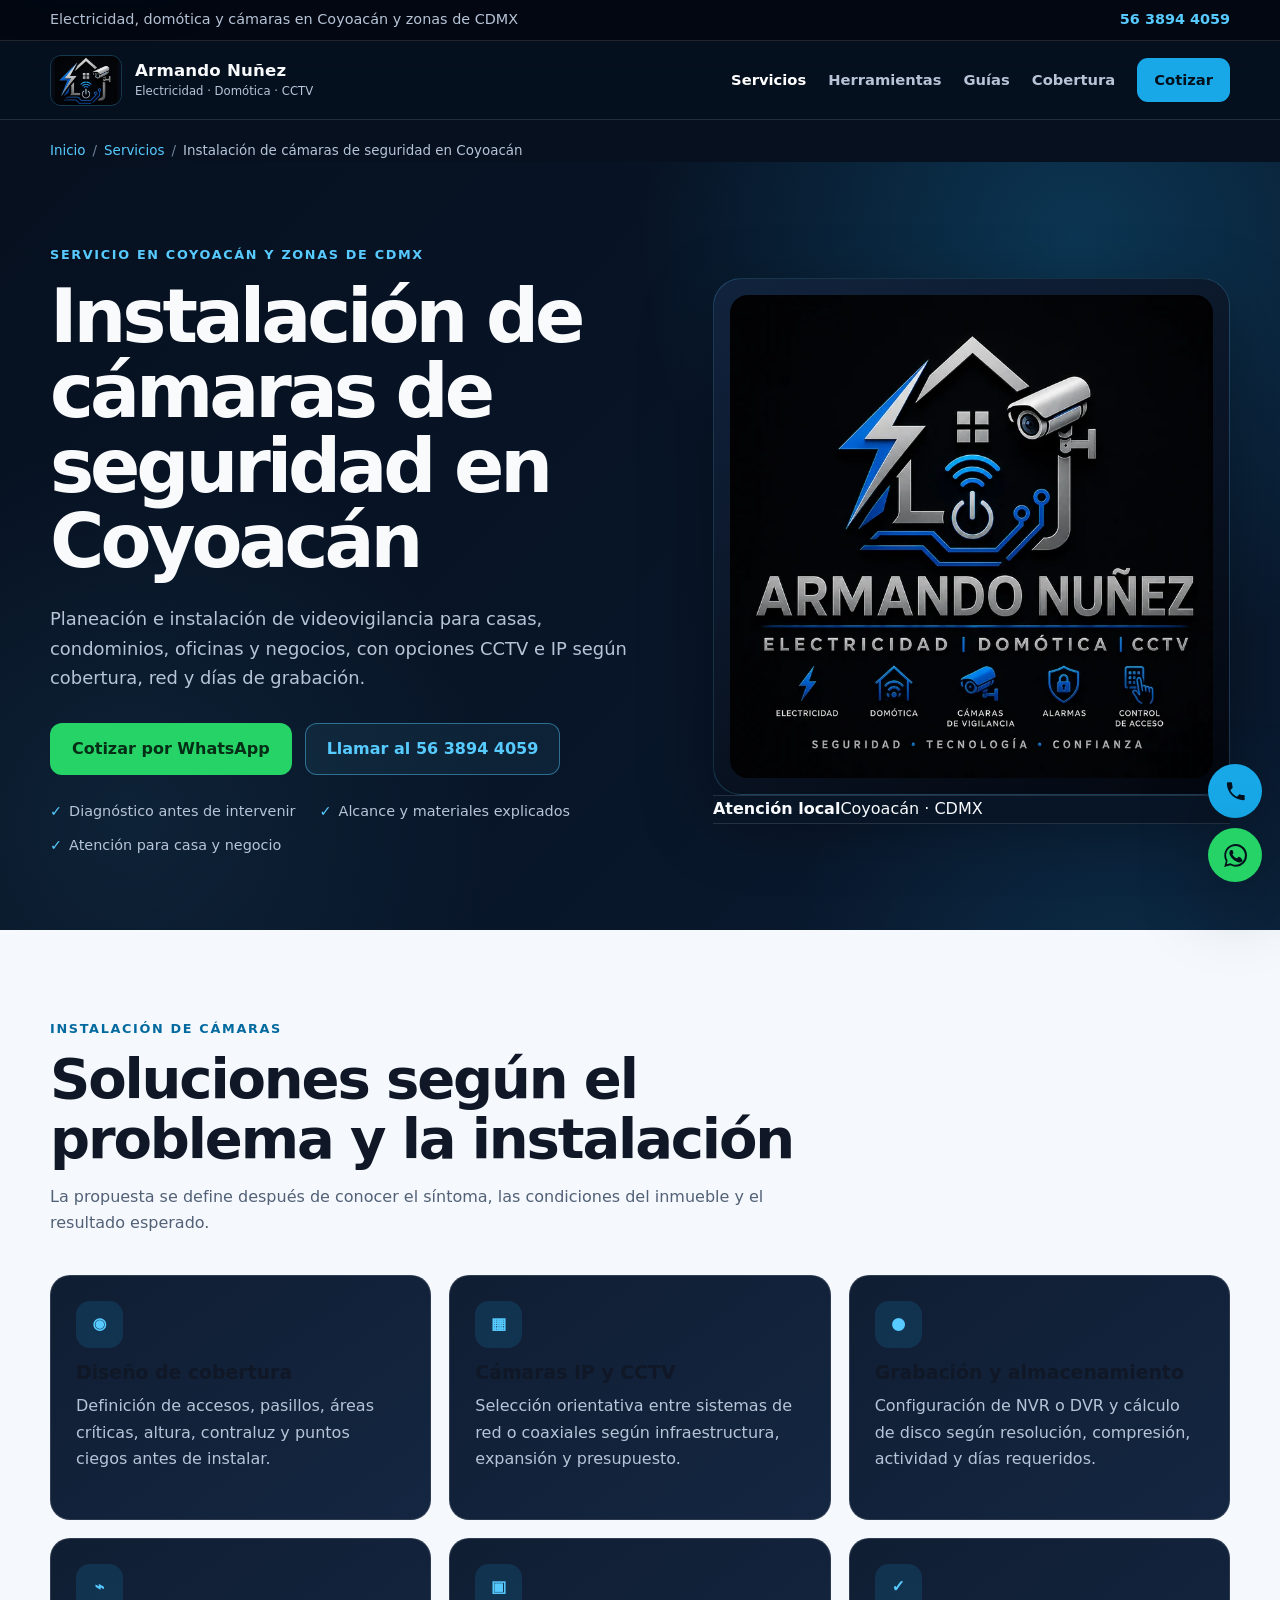
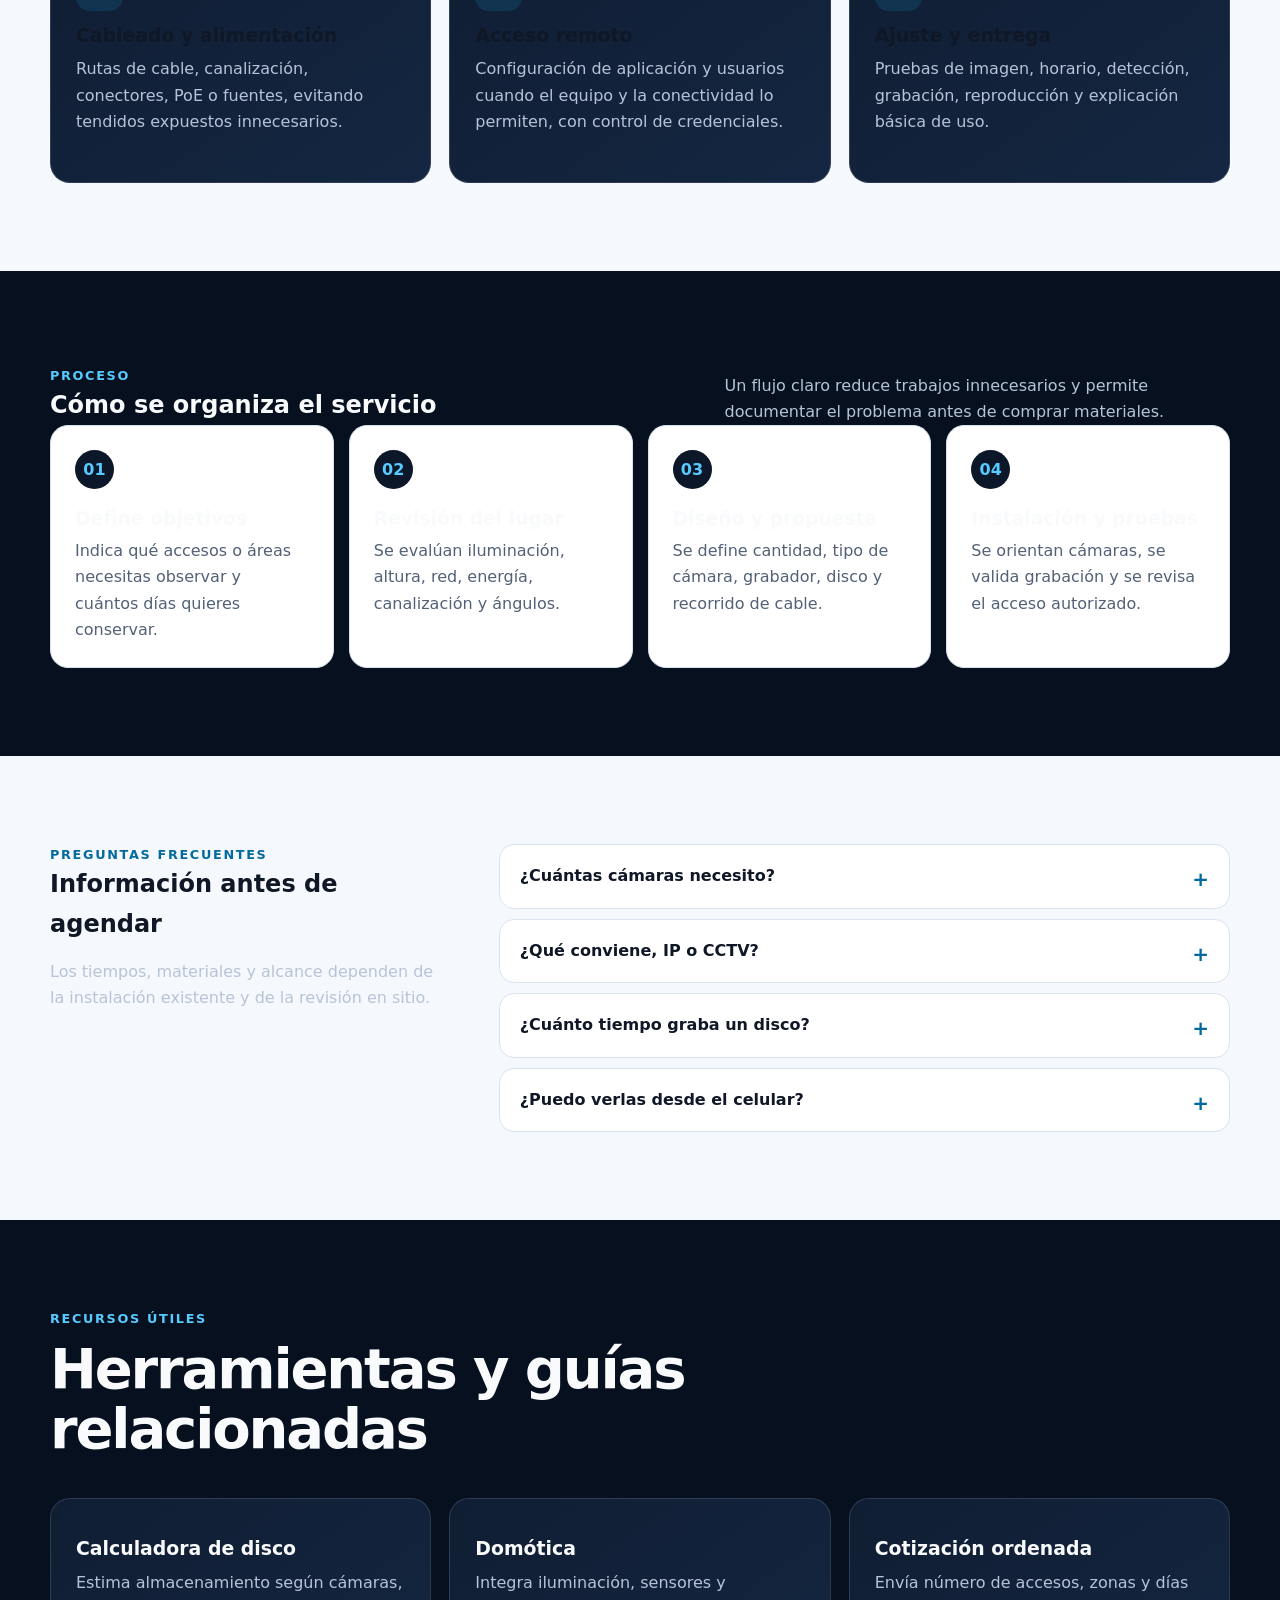
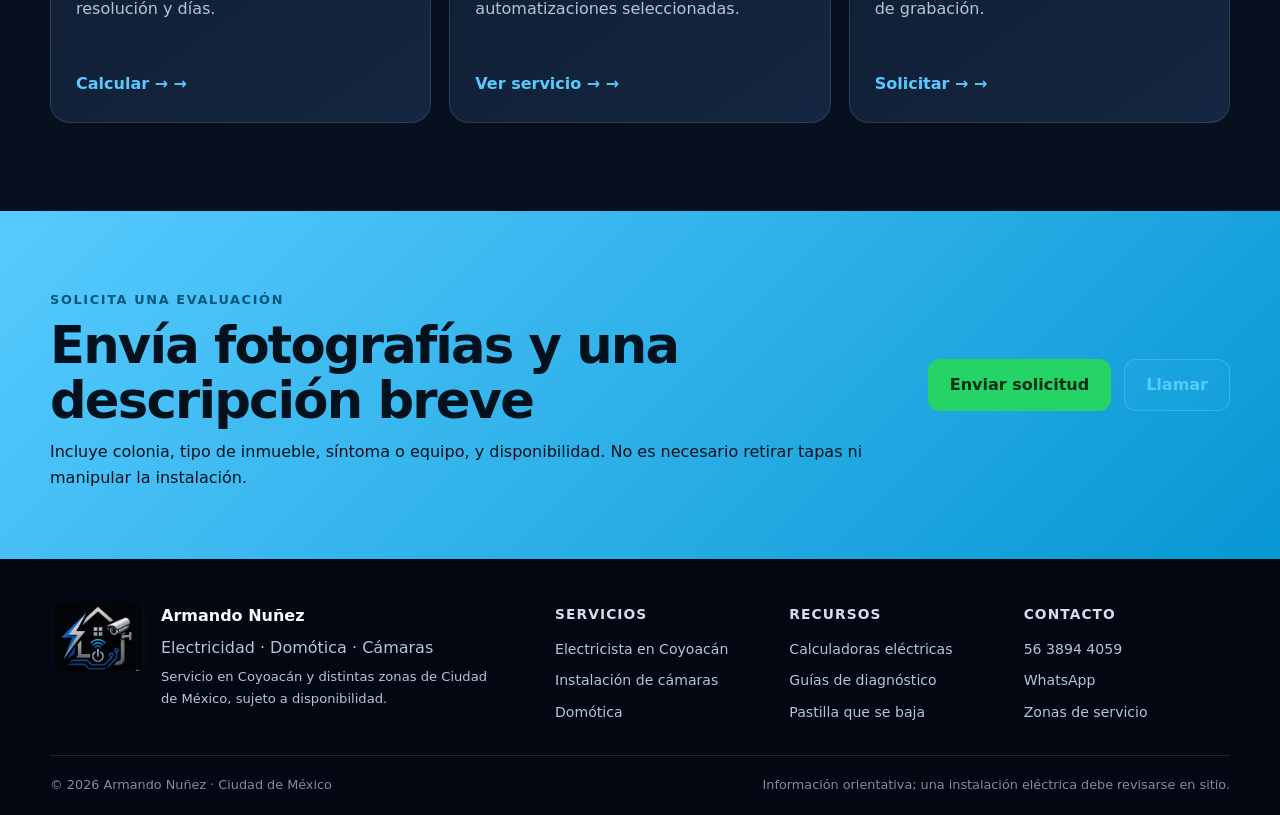
<file: servicios/instalacion-camaras-coyoacan.html>
<!DOCTYPE html>
<html lang="es-MX">
<head>
  <!-- Google tag (gtag.js): Google Analytics 4 + Google Ads -->
  <script async src="https://www.googletagmanager.com/gtag/js?id=G-HE82QC0JTR"></script>
  <script>
    window.dataLayer = window.dataLayer || [];
    function gtag(){dataLayer.push(arguments);}
    gtag('js', new Date());

    // Google Analytics 4
    gtag('config', 'G-HE82QC0JTR');

    // Google Ads
    gtag('config', 'AW-804083603');
  </script>
  <meta charset="UTF-8">
  <meta name="viewport" content="width=device-width, initial-scale=1, viewport-fit=cover">
  <title>Instalación de cámaras de seguridad en Coyoacán | CCTV e IP</title>
  <meta name="description" content="Instalación de cámaras de seguridad CCTV e IP en Coyoacán para casas y negocios: planeación de cobertura, cableado, grabación, acceso remoto y almacenamiento.">
  <meta name="robots" content="index,follow,max-image-preview:large,max-snippet:-1,max-video-preview:-1">
  <meta name="theme-color" content="#07101f">
  <meta name="format-detection" content="telephone=yes">
  <link rel="canonical" href="https://armando-np.github.io/armando-np.github.io-electricista-coyoacan-/servicios/instalacion-camaras-coyoacan.html">
  <link rel="icon" href="../assets/favicon.svg" type="image/svg+xml">
  <link rel="apple-touch-icon" href="../assets/icon-192.png">
  <link rel="manifest" href="../site.webmanifest">
  <link rel="stylesheet" href="../assets/styles.css">
  <meta property="og:type" content="website">
  <meta property="og:locale" content="es_MX">
  <meta property="og:site_name" content="Armando Nuñez | Electricidad, Domótica y CCTV">
  <meta property="og:title" content="Instalación de cámaras de seguridad en Coyoacán | CCTV e IP">
  <meta property="og:description" content="Instalación de cámaras de seguridad CCTV e IP en Coyoacán para casas y negocios: planeación de cobertura, cableado, grabación, acceso remoto y almacenamiento.">
  <meta property="og:url" content="https://armando-np.github.io/armando-np.github.io-electricista-coyoacan-/servicios/instalacion-camaras-coyoacan.html">
  <meta property="og:image" content="https://armando-np.github.io/armando-np.github.io-electricista-coyoacan-/assets/og-image.webp">
  <meta property="og:image:width" content="1200">
  <meta property="og:image:height" content="630">
  <meta property="og:image:alt" content="Armando Nuñez: electricidad, domótica y cámaras de vigilancia">
  <meta name="twitter:card" content="summary_large_image">
  <script type="application/ld+json">
{
  "@context": "https://schema.org",
  "@type": "Electrician",
  "@id": "https://armando-np.github.io/armando-np.github.io-electricista-coyoacan-/#negocio",
  "name": "Armando Nuñez | Electricidad, Domótica y CCTV",
  "url": "https://armando-np.github.io/armando-np.github.io-electricista-coyoacan-/",
  "logo": "https://armando-np.github.io/armando-np.github.io-electricista-coyoacan-/assets/logo-armando-nunez.webp",
  "image": "https://armando-np.github.io/armando-np.github.io-electricista-coyoacan-/assets/og-image.webp",
  "telephone": "+52 56 3894 4059",
  "description": "Diagnóstico, reparación e instalación eléctrica, domótica e instalación de cámaras de seguridad para casas y negocios en Coyoacán y otras zonas de Ciudad de México.",
  "areaServed": [
    "Coyoacán",
    "Del Valle",
    "Narvarte",
    "Nápoles",
    "Roma Norte",
    "Roma Sur",
    "Condesa",
    "Polanco",
    "Anzures",
    "Juárez",
    "Escandón",
    "San Ángel",
    "Mixcoac",
    "Copilco",
    "Pedregal",
    "Tlalpan"
  ],
  "serviceType": [
    "Diagnóstico de fallas eléctricas",
    "Reparación de cortocircuitos",
    "Instalaciones eléctricas",
    "Centros de carga",
    "Tierras físicas y aisladas",
    "Circuitos para equipos sensibles",
    "Domótica y automatización",
    "Instalación de cámaras de seguridad CCTV e IP"
  ],
  "priceRange": "$$"
}
</script>
  <script type="application/ld+json">
{
  "@context": "https://schema.org",
  "@type": "Service",
  "@id": "https://armando-np.github.io/armando-np.github.io-electricista-coyoacan-/servicios/instalacion-camaras-coyoacan.html#servicio",
  "name": "Instalación de cámaras de seguridad en Coyoacán",
  "description": "Instalación de cámaras de seguridad CCTV e IP en Coyoacán para casas y negocios: planeación de cobertura, cableado, grabación, acceso remoto y almacenamiento.",
  "url": "https://armando-np.github.io/armando-np.github.io-electricista-coyoacan-/servicios/instalacion-camaras-coyoacan.html",
  "serviceType": "Instalación de cámaras",
  "provider": {
    "@id": "https://armando-np.github.io/armando-np.github.io-electricista-coyoacan-/#negocio"
  },
  "areaServed": [
    {
      "@type": "AdministrativeArea",
      "name": "Coyoacán"
    },
    {
      "@type": "City",
      "name": "Ciudad de México"
    }
  ],
  "availableChannel": {
    "@type": "ServiceChannel",
    "servicePhone": {
      "@type": "ContactPoint",
      "telephone": "+52 56 3894 4059",
      "contactType": "customer service",
      "availableLanguage": "Spanish"
    }
  }
}
</script>
  <script type="application/ld+json">
{
  "@context": "https://schema.org",
  "@type": "BreadcrumbList",
  "itemListElement": [
    {
      "@type": "ListItem",
      "position": 1,
      "name": "Inicio",
      "item": "https://armando-np.github.io/armando-np.github.io-electricista-coyoacan-/"
    },
    {
      "@type": "ListItem",
      "position": 2,
      "name": "Servicios",
      "item": "https://armando-np.github.io/armando-np.github.io-electricista-coyoacan-/servicios/electricista-coyoacan.html"
    },
    {
      "@type": "ListItem",
      "position": 3,
      "name": "Instalación de cámaras de seguridad en Coyoacán"
    }
  ]
}
</script>
</head>
<body>
  <a class="skip-link" href="#contenido">Saltar al contenido</a>
  <div class="utility-bar">
    <div class="container utility-content">
      <span>Electricidad, domótica y cámaras en Coyoacán y zonas de CDMX</span>
      <a class="track-call" href="tel:+525638944059">56 3894 4059</a>
    </div>
  </div>
  <header class="site-header" id="inicio">
    <div class="container nav-wrap">
      <a class="brand" href="../" aria-label="Ir a la página principal">
        <img src="../assets/brand-emblem.webp" width="72" height="51" alt="" aria-hidden="true">
        <span><strong>Armando Nuñez</strong><small>Electricidad · Domótica · CCTV</small></span>
      </a>
      <button class="menu-button" type="button" aria-expanded="false" aria-controls="main-nav"><span class="menu-icon" aria-hidden="true"></span><span>Menú</span></button>
      <nav id="main-nav" class="main-nav" aria-label="Navegación principal">
        <a href="../servicios/electricista-coyoacan.html" aria-current="page">Servicios</a>
        <a href="../herramientas/">Herramientas</a>
        <a href="../guias/">Guías</a>
        <a href="../#zonas">Cobertura</a>
        <a class="nav-cta" href="../#cotizar">Cotizar</a>
      </nav>
    </div>
  </header>
<nav class="breadcrumbs container" aria-label="Migas de pan"><ol><li><a href="../">Inicio</a></li><li><a href="electricista-coyoacan.html">Servicios</a></li><li aria-current="page">Instalación de cámaras de seguridad en Coyoacán</li></ol></nav>
  <main id="contenido">
    <section class="hero"><div class="container hero-grid"><div><p class="eyebrow">Servicio en Coyoacán y zonas de CDMX</p><h1>Instalación de cámaras de seguridad en Coyoacán</h1><p class="hero-lead">Planeación e instalación de videovigilancia para casas, condominios, oficinas y negocios, con opciones CCTV e IP según cobertura, red y días de grabación.</p><div class="hero-actions"><a class="button button-whatsapp track-whatsapp" href="https://wa.me/525638944059?text=Hola%2C%20quiero%20solicitar%20informaci%C3%B3n%20sobre%20Instalación%20de%20cámaras." target="_blank" rel="noopener noreferrer">Cotizar por WhatsApp</a><a class="button button-secondary track-call" href="tel:+525638944059">Llamar al 56 3894 4059</a></div><ul class="trust-list"><li>Diagnóstico antes de intervenir</li><li>Alcance y materiales explicados</li><li>Atención para casa y negocio</li></ul></div><div class="hero-visual"><div class="logo-panel"><img src="../assets/logo-armando-nunez.webp" width="500" height="500" alt="Armando Nuñez, electricidad, domótica y cámaras" fetchpriority="high"></div><div class="quick-proof"><strong>Atención local</strong><span>Coyoacán · CDMX</span></div></div></div></section>
    <section class="section section-light"><div class="container"><div class="section-heading"><p class="section-label">Instalación de cámaras</p><h2>Soluciones según el problema y la instalación</h2><p>La propuesta se define después de conocer el síntoma, las condiciones del inmueble y el resultado esperado.</p></div><div class="card-grid three"><article class="service-card"><span class="card-icon" aria-hidden="true">◉</span><h3>Diseño de cobertura</h3><p>Definición de accesos, pasillos, áreas críticas, altura, contraluz y puntos ciegos antes de instalar.</p></article><article class="service-card"><span class="card-icon" aria-hidden="true">▦</span><h3>Cámaras IP y CCTV</h3><p>Selección orientativa entre sistemas de red o coaxiales según infraestructura, expansión y presupuesto.</p></article><article class="service-card"><span class="card-icon" aria-hidden="true">●</span><h3>Grabación y almacenamiento</h3><p>Configuración de NVR o DVR y cálculo de disco según resolución, compresión, actividad y días requeridos.</p></article><article class="service-card"><span class="card-icon" aria-hidden="true">⌁</span><h3>Cableado y alimentación</h3><p>Rutas de cable, canalización, conectores, PoE o fuentes, evitando tendidos expuestos innecesarios.</p></article><article class="service-card"><span class="card-icon" aria-hidden="true">▣</span><h3>Acceso remoto</h3><p>Configuración de aplicación y usuarios cuando el equipo y la conectividad lo permiten, con control de credenciales.</p></article><article class="service-card"><span class="card-icon" aria-hidden="true">✓</span><h3>Ajuste y entrega</h3><p>Pruebas de imagen, horario, detección, grabación, reproducción y explicación básica de uso.</p></article></div></div></section>
    <section class="section"><div class="container split-heading"><div><p class="section-label">Proceso</p><h2>Cómo se organiza el servicio</h2></div><p>Un flujo claro reduce trabajos innecesarios y permite documentar el problema antes de comprar materiales.</p></div><div class="container"><ol class="process-list"><li><span>01</span><h3>Define objetivos</h3><p>Indica qué accesos o áreas necesitas observar y cuántos días quieres conservar.</p></li><li><span>02</span><h3>Revisión del lugar</h3><p>Se evalúan iluminación, altura, red, energía, canalización y ángulos.</p></li><li><span>03</span><h3>Diseño y propuesta</h3><p>Se define cantidad, tipo de cámara, grabador, disco y recorrido de cable.</p></li><li><span>04</span><h3>Instalación y pruebas</h3><p>Se orientan cámaras, se valida grabación y se revisa el acceso autorizado.</p></li></ol></div></section>
    <section class="section section-light"><div class="container faq-layout"><div><p class="section-label">Preguntas frecuentes</p><h2>Información antes de agendar</h2><p class="area-lead">Los tiempos, materiales y alcance dependen de la instalación existente y de la revisión en sitio.</p></div><div class="faq-list"><details><summary>¿Cuántas cámaras necesito?</summary><p>Depende de accesos, campo visual, nivel de detalle y puntos ciegos. Más cámaras no siempre significa mejor cobertura si están mal ubicadas.</p></details><details><summary>¿Qué conviene, IP o CCTV?</summary><p>Los sistemas IP facilitan ciertas expansiones y funciones de red; CCTV puede aprovechar infraestructura coaxial. La elección depende del inmueble y objetivos.</p></details><details><summary>¿Cuánto tiempo graba un disco?</summary><p>Varía por número de cámaras, resolución, cuadros por segundo, compresión, actividad y modo continuo o por movimiento. La calculadora del sitio da una estimación.</p></details><details><summary>¿Puedo verlas desde el celular?</summary><p>En muchos sistemas sí, siempre que el grabador, la red y la aplicación sean compatibles. Deben protegerse cuentas, contraseñas y accesos.</p></details></div></div></section>
    <section class="section"><div class="container"><div class="section-heading"><p class="section-label">Recursos útiles</p><h2>Herramientas y guías relacionadas</h2></div><div class="card-grid three"><article class="feature-card"><h3>Calculadora de disco</h3><p>Estima almacenamiento según cámaras, resolución y días.</p><a class="card-link" href="../herramientas/calculadora-almacenamiento-cctv.html">Calcular →</a></article><article class="feature-card"><h3>Domótica</h3><p>Integra iluminación, sensores y automatizaciones seleccionadas.</p><a class="card-link" href="domotica-coyoacan.html">Ver servicio →</a></article><article class="feature-card"><h3>Cotización ordenada</h3><p>Envía número de accesos, zonas y días de grabación.</p><a class="card-link" href="../#cotizar">Solicitar →</a></article></div></div></section>
    <section class="contact-section"><div class="container contact-panel"><div><p class="section-label">Solicita una evaluación</p><h2>Envía fotografías y una descripción breve</h2><p>Incluye colonia, tipo de inmueble, síntoma o equipo, y disponibilidad. No es necesario retirar tapas ni manipular la instalación.</p></div><div class="contact-actions"><a class="button button-whatsapp track-whatsapp" href="https://wa.me/525638944059?text=Hola%2C%20quiero%20solicitar%20una%20cotizaci%C3%B3n.%0AMi%20colonia%20es%3A%20%0AEl%20servicio%20que%20necesito%20es%3A%20" target="_blank" rel="noopener noreferrer">Enviar solicitud</a><a class="button button-secondary track-call" href="tel:+525638944059">Llamar</a></div></div></section>
  </main>
  <footer class="site-footer">
    <div class="container footer-main">
      <div class="footer-brand">
        <img src="../assets/brand-emblem.webp" width="96" height="68" alt="" aria-hidden="true" loading="lazy">
        <div><strong>Armando Nuñez</strong><p>Electricidad · Domótica · Cámaras</p><p class="footer-small">Servicio en Coyoacán y distintas zonas de Ciudad de México, sujeto a disponibilidad.</p></div>
      </div>
      <div class="footer-links">
        <div><h2>Servicios</h2><a href="../servicios/electricista-coyoacan.html">Electricista en Coyoacán</a><a href="../servicios/instalacion-camaras-coyoacan.html">Instalación de cámaras</a><a href="../servicios/domotica-coyoacan.html">Domótica</a></div>
        <div><h2>Recursos</h2><a href="../herramientas/">Calculadoras eléctricas</a><a href="../guias/">Guías de diagnóstico</a><a href="../guias/por-que-se-baja-la-pastilla.html">Pastilla que se baja</a></div>
        <div><h2>Contacto</h2><a class="track-call" href="tel:+525638944059">56 3894 4059</a><a class="track-whatsapp" href="https://wa.me/525638944059" target="_blank" rel="noopener noreferrer">WhatsApp</a><a href="../#zonas">Zonas de servicio</a></div>
      </div>
    </div>
    <div class="container footer-bottom"><span>© 2026 Armando Nuñez · Ciudad de México</span><span>Información orientativa; una instalación eléctrica debe revisarse en sitio.</span></div>
  </footer>
  <div class="floating-actions" aria-label="Contacto rápido">
    <a class="floating-button floating-call track-call" href="tel:+525638944059" aria-label="Llamar a Armando Nuñez"><svg viewBox="0 0 24 24" aria-hidden="true"><path d="M6.6 10.8c1.5 3 3.8 5.4 6.8 6.8l2.3-2.3c.3-.3.7-.4 1.1-.2 1.2.4 2.5.6 3.8.6.6 0 1 .4 1 1V20c0 .6-.4 1-1 1C10.9 21 3 13.1 3 3.4c0-.6.4-1 1-1h3.4c.6 0 1 .4 1 1 0 1.3.2 2.6.6 3.8.1.4 0 .8-.2 1.1l-2.2 2.5z"/></svg></a>
    <a class="floating-button floating-whatsapp track-whatsapp" href="https://wa.me/525638944059" target="_blank" rel="noopener noreferrer" aria-label="Enviar WhatsApp a Armando Nuñez"><svg viewBox="0 0 24 24" aria-hidden="true"><path d="M20.5 3.5A11.8 11.8 0 0 0 12.1 0C5.6 0 .3 5.3.3 11.8c0 2.1.5 4.1 1.6 5.9L.2 24l6.5-1.7c1.7.9 3.6 1.4 5.5 1.4 6.5 0 11.8-5.3 11.8-11.8 0-3.2-1.2-6.1-3.5-8.4zm-8.3 18.2c-1.8 0-3.6-.5-5.1-1.4l-.4-.2-3.9 1 1-3.8-.2-.4a9.8 9.8 0 1 1 8.6 4.8zm5.4-7.3c-.3-.1-1.7-.8-2-1-.3-.1-.5-.1-.7.2-.2.3-.8 1-1 1.2-.2.2-.4.2-.7.1-1.8-.9-3-1.6-4.2-3.7-.3-.6.3-.5.9-1.8.1-.2 0-.4 0-.6l-.9-2.1c-.2-.5-.5-.5-.7-.5h-.6c-.2 0-.6.1-.9.4-.3.3-1.2 1.2-1.2 2.9s1.2 3.3 1.4 3.6c.1.2 2.4 3.7 5.9 5.2.8.4 1.5.6 2 .7.8.3 1.6.2 2.2.1.7-.1 1.7-.7 1.9-1.4.2-.7.2-1.3.2-1.4-.1-.2-.3-.3-.6-.4z"/></svg></a>
  </div>
  <script src="../assets/script.js" defer></script>
</body>
</html>
</file>
<file: assets/styles.css>
:root {
  --bg: #06101f;
  --bg-deep: #020711;
  --bg-soft: #0b1729;
  --surface: #101e33;
  --surface-2: #142641;
  --surface-light: #f5f8fc;
  --text: #f8fafc;
  --text-dark: #101827;
  --muted: #b7c4d7;
  --muted-dark: #526177;
  --primary: #18a8e8;
  --primary-bright: #57cbff;
  --primary-dark: #036a9f;
  --green: #25d366;
  --warning: #fbbf24;
  --danger: #fb7185;
  --line: rgba(255, 255, 255, .12);
  --line-dark: #d9e2ef;
  --shadow: 0 24px 70px rgba(0, 0, 0, .35);
  --shadow-soft: 0 18px 45px rgba(15, 23, 42, .12);
  --radius: 20px;
  --max: 1180px;
}

* { box-sizing: border-box; margin: 0; padding: 0; }
html { scroll-behavior: smooth; scroll-padding-top: 100px; }
body {
  min-width: 320px;
  background: var(--bg);
  color: var(--text);
  font-family: Inter, ui-sans-serif, system-ui, -apple-system, BlinkMacSystemFont, "Segoe UI", sans-serif;
  line-height: 1.65;
  text-rendering: optimizeLegibility;
}
img { display: block; max-width: 100%; height: auto; }
a { color: inherit; text-decoration: none; }
button, input, select, textarea { font: inherit; }
button, a, input, select, textarea { -webkit-tap-highlight-color: transparent; }
button { cursor: pointer; }
svg { display: block; }
.container { width: min(var(--max), calc(100% - 36px)); margin-inline: auto; }
.narrow { width: min(780px, 100%); }
.visually-hidden {
  position: absolute !important; width: 1px !important; height: 1px !important;
  padding: 0 !important; margin: -1px !important; overflow: hidden !important;
  clip: rect(0, 0, 0, 0) !important; white-space: nowrap !important; border: 0 !important;
}
.skip-link {
  position: fixed; top: 8px; left: 8px; z-index: 999;
  padding: 10px 14px; border-radius: 9px; background: #fff; color: #111827;
  transform: translateY(-150%); box-shadow: var(--shadow-soft);
}
.skip-link:focus { transform: translateY(0); }
:focus-visible { outline: 3px solid var(--primary-bright); outline-offset: 3px; }

.utility-bar { background: var(--bg-deep); border-bottom: 1px solid var(--line); font-size: .9rem; }
.utility-content {
  min-height: 40px; display: flex; align-items: center; justify-content: space-between;
  gap: 20px; color: var(--muted);
}
.utility-content a { color: var(--primary-bright); font-weight: 800; }

.site-header {
  position: sticky; top: 0; z-index: 80;
  background: rgba(6, 16, 31, .94); backdrop-filter: blur(15px);
  border-bottom: 1px solid var(--line);
}
.nav-wrap {
  min-height: 78px; display: flex; align-items: center; justify-content: space-between; gap: 24px;
}
.brand { display: inline-flex; align-items: center; gap: 13px; min-width: 0; }
.brand img {
  width: 72px; height: 51px; object-fit: cover; border-radius: 11px;
  border: 1px solid rgba(87, 203, 255, .22);
}
.brand > span { display: flex; flex-direction: column; min-width: 0; line-height: 1.15; }
.brand strong { font-size: 1.04rem; letter-spacing: .01em; }
.brand small { margin-top: 5px; color: var(--muted); font-size: .73rem; white-space: nowrap; }

.main-nav { display: flex; align-items: center; gap: 22px; font-size: .92rem; }
.main-nav a { color: var(--muted); font-weight: 780; transition: color .2s ease; }
.main-nav a:hover, .main-nav a:focus-visible, .main-nav a[aria-current="page"] { color: #fff; }
.main-nav .nav-cta {
  padding: 10px 17px; border-radius: 11px; background: var(--primary); color: #03111c;
}
.main-nav .nav-cta:hover { color: #03111c; background: var(--primary-bright); }
.menu-button {
  display: none; align-items: center; gap: 9px; padding: 9px 13px;
  border: 1px solid var(--line); border-radius: 10px; background: transparent; color: var(--text);
}
.menu-icon, .menu-icon::before, .menu-icon::after {
  width: 19px; height: 2px; border-radius: 2px; background: currentColor; content: ""; display: block;
}
.menu-icon { position: relative; }
.menu-icon::before { position: absolute; top: -6px; left: 0; }
.menu-icon::after { position: absolute; top: 6px; left: 0; }

.hero {
  position: relative; overflow: hidden; padding: 82px 0 72px;
  background:
    radial-gradient(circle at 84% 10%, rgba(24, 168, 232, .22), transparent 34%),
    radial-gradient(circle at 10% 85%, rgba(87, 203, 255, .08), transparent 28%),
    linear-gradient(135deg, #06101f 0%, #0a1a30 100%);
}
.hero::after {
  content: ""; position: absolute; right: -14%; bottom: -55%; width: 700px; height: 700px;
  border-radius: 50%; background: radial-gradient(circle, rgba(24, 168, 232, .13), transparent 67%);
  pointer-events: none;
}
.hero-grid {
  position: relative; z-index: 1; display: grid;
  grid-template-columns: minmax(0, 1.08fr) minmax(350px, .92fr);
  gap: 56px; align-items: center;
}
.eyebrow, .section-label {
  color: var(--primary-bright); font-size: .8rem; font-weight: 900;
  text-transform: uppercase; letter-spacing: .13em;
}
.hero h1 {
  max-width: 820px; margin-top: 15px;
  font-size: clamp(2.7rem, 5.8vw, 5.1rem); line-height: 1.01; letter-spacing: -.055em;
}
.hero h1 span { color: var(--primary-bright); }
.hero-lead { max-width: 760px; margin-top: 24px; color: var(--muted); font-size: 1.12rem; }
.hero-actions, .contact-actions, .inline-actions {
  display: flex; flex-wrap: wrap; gap: 13px; margin-top: 30px;
}
.button {
  min-height: 52px; display: inline-flex; align-items: center; justify-content: center; gap: 9px;
  padding: 12px 21px; border: 1px solid transparent; border-radius: 12px;
  font-weight: 870; transition: transform .2s ease, background .2s ease, border-color .2s ease;
}
.button:hover { transform: translateY(-2px); }
.button-primary { background: var(--primary); color: #03111c; }
.button-primary:hover { background: var(--primary-bright); }
.button-secondary { border-color: rgba(87, 203, 255, .45); background: rgba(87, 203, 255, .07); color: var(--primary-bright); }
.button-secondary:hover { border-color: var(--primary-bright); background: rgba(87, 203, 255, .12); }
.button-whatsapp { background: var(--green); color: #052e16; }
.button-dark { background: #06101f; color: #fff; }
.button-small { min-height: 42px; padding: 8px 14px; border-radius: 10px; font-size: .9rem; }
.button-ghost { border-color: var(--line); background: transparent; color: var(--text); }
.button-link { color: var(--primary-bright); font-weight: 820; text-decoration: underline; text-underline-offset: 4px; }
.trust-list {
  margin-top: 25px; display: flex; flex-wrap: wrap; gap: 10px 24px;
  list-style: none; color: var(--muted); font-size: .9rem;
}
.trust-list li::before { content: "✓"; margin-right: 7px; color: var(--primary-bright); font-weight: 900; }
.hero-visual { min-width: 0; }
.logo-panel {
  padding: 16px; border: 1px solid rgba(87, 203, 255, .2); border-radius: 28px;
  background: linear-gradient(150deg, rgba(18, 36, 62, .97), rgba(3, 7, 15, .99));
  box-shadow: var(--shadow);
}
.logo-panel img { width: 100%; aspect-ratio: 1; object-fit: cover; border-radius: 18px; }
.hero-service-strip {
  display: grid; grid-template-columns: repeat(3, 1fr); margin-top: 12px; overflow: hidden;
  border: 1px solid var(--line); border-radius: 14px; background: rgba(16, 30, 51, .9);
}
.hero-service-strip span {
  padding: 12px 8px; text-align: center; color: #d7e0ed; font-size: .85rem; font-weight: 830;
  border-right: 1px solid var(--line);
}
.hero-service-strip span:last-child { border-right: 0; }

.quick-proof { background: #081526; border-top: 1px solid var(--line); border-bottom: 1px solid var(--line); }
.proof-grid { display: grid; grid-template-columns: repeat(6, 1fr); text-align: center; }
.proof-grid span { padding: 18px 8px; color: var(--muted); font-weight: 780; border-right: 1px solid var(--line); }
.proof-grid span:last-child { border-right: 0; }

.section { padding: 88px 0; }
.section-dark { background: #0a1729; }
.section-light { background: var(--surface-light); color: var(--text-dark); }
.section-soft { background: linear-gradient(145deg, #091525, #10223a); }
.section-heading { max-width: 790px; margin-bottom: 38px; }
.section-heading.centered { margin-inline: auto; text-align: center; }
.section-heading h2, .area-layout h2, .content-hero h1 {
  margin-top: 10px; font-size: clamp(2rem, 4.4vw, 3.5rem); line-height: 1.08; letter-spacing: -.038em;
}
.section-heading > p:last-child, .split-heading > p, .area-lead { margin-top: 14px; color: var(--muted); }
.section-light .section-heading > p:last-child, .section-light .split-heading > p { color: var(--muted-dark); }
.section-light .section-label { color: var(--primary-dark); }
.split-heading {
  max-width: none; display: grid; grid-template-columns: 1fr .82fr; gap: 58px; align-items: end;
}
.card-grid { display: grid; grid-template-columns: repeat(3, minmax(0, 1fr)); gap: 18px; }
.card-grid.two { grid-template-columns: repeat(2, minmax(0, 1fr)); }
.card-grid.four { grid-template-columns: repeat(4, minmax(0, 1fr)); }
.info-card, .service-card, .tool-card, .guide-card, .feature-card {
  display: flex; flex-direction: column; min-width: 0; padding: 25px;
  border: 1px solid var(--line); border-radius: var(--radius); background: var(--surface);
}
.info-card h3, .service-card h3, .tool-card h3, .guide-card h3, .feature-card h3 { margin-top: 13px; font-size: 1.18rem; line-height: 1.25; }
.info-card p, .service-card p, .tool-card p, .guide-card p, .feature-card p { margin-top: 9px; color: var(--muted); }
.card-link { margin-top: auto; padding-top: 18px; color: var(--primary-bright); font-weight: 820; }
.card-link::after { content: " →"; }
.card-index, .card-icon {
  width: 47px; height: 47px; display: grid; place-items: center; border-radius: 14px;
  background: rgba(24, 168, 232, .15); color: var(--primary-bright); font-weight: 950;
}
.section-light .info-card, .section-light .tool-card, .section-light .guide-card {
  background: #fff; border-color: var(--line-dark); box-shadow: 0 12px 32px rgba(15, 23, 42, .06);
}
.section-light .info-card p, .section-light .tool-card p, .section-light .guide-card p { color: var(--muted-dark); }
.section-light .card-link { color: var(--primary-dark); }
.feature-card { min-height: 225px; background: linear-gradient(145deg, var(--surface), var(--surface-2)); }
.service-card { min-height: 245px; background: linear-gradient(145deg, var(--surface), var(--surface-2)); }
.tool-card.featured { border-color: rgba(87, 203, 255, .38); background: linear-gradient(145deg, #102742, #0b192c); }
.card-meta {
  display: inline-flex; align-self: flex-start; margin-top: 15px; padding: 5px 9px;
  border-radius: 999px; background: rgba(87, 203, 255, .09);
  color: var(--primary-bright); font-size: .77rem; font-weight: 800;
}
.section-light .card-meta { color: var(--primary-dark); background: #eaf6fc; }

.smart-grid { display: grid; grid-template-columns: repeat(2, 1fr); gap: 18px; }
.smart-card {
  padding: 27px; border: 1px solid var(--line); border-radius: 21px; background: rgba(16, 30, 51, .94);
}
.smart-card.featured { min-height: 330px; border-color: rgba(87, 203, 255, .28); background: linear-gradient(145deg, #102947, #081627); }
.smart-card h3 { margin-top: 16px; font-size: 1.25rem; }
.smart-card p, .smart-card li { color: var(--muted); }
.smart-card p { margin-top: 9px; }
.smart-card ul { margin-top: 18px; padding-left: 20px; display: grid; gap: 7px; }
.scope-note, .notice {
  margin-top: 24px; padding: 17px 18px; border-left: 3px solid var(--primary);
  background: rgba(24, 168, 232, .08); color: var(--muted);
}
.scope-note strong, .notice strong { color: var(--text); }
.notice.warning { border-color: var(--warning); background: rgba(251, 191, 36, .09); }
.notice.danger { border-color: var(--danger); background: rgba(251, 113, 133, .09); }
.section-light .notice, .content-card .notice { color: var(--muted-dark); background: #eef8fd; }
.section-light .notice strong, .content-card .notice strong { color: var(--text-dark); }
.section-light .notice.warning, .content-card .notice.warning { background: #fff8df; }
.section-light .notice.danger, .content-card .notice.danger { background: #fff0f2; }

.process-list { display: grid; grid-template-columns: repeat(4, 1fr); gap: 15px; list-style: none; }
.process-list li { padding: 24px; border: 1px solid var(--line-dark); border-radius: 18px; background: #fff; }
.process-list li > span {
  width: 39px; height: 39px; display: grid; place-items: center; margin-bottom: 18px;
  border-radius: 50%; background: #0c1729; color: var(--primary-bright); font-weight: 900;
}
.process-list h3 { line-height: 1.25; }
.process-list p { margin-top: 7px; color: var(--muted-dark); }

.area-layout { display: grid; grid-template-columns: .82fr 1.18fr; gap: 55px; align-items: center; }
.area-list { display: grid; grid-template-columns: repeat(4, 1fr); gap: 10px; }
.area-list span {
  padding: 13px 9px; border: 1px solid var(--line); border-radius: 12px; background: var(--surface);
  color: var(--muted); text-align: center; font-size: .9rem;
}

.quote-panel {
  display: grid; grid-template-columns: .8fr 1.2fr; gap: 50px; align-items: start;
  padding: 34px; border: 1px solid var(--line); border-radius: 25px;
  background: linear-gradient(145deg, #0d1f36, #071220);
}
.quote-copy h2 { margin-top: 10px; font-size: clamp(2rem, 4vw, 3rem); line-height: 1.08; letter-spacing: -.035em; }
.quote-copy p { margin-top: 14px; color: var(--muted); }
.form-grid { display: grid; grid-template-columns: repeat(2, minmax(0, 1fr)); gap: 16px; }
.field { display: grid; gap: 7px; min-width: 0; }
.field.full { grid-column: 1 / -1; }
.field label, .field legend { font-size: .9rem; font-weight: 820; }
.field small, .form-help { color: var(--muted); font-size: .8rem; }
.field input, .field select, .field textarea {
  width: 100%; min-height: 48px; padding: 11px 12px;
  border: 1px solid rgba(255, 255, 255, .17); border-radius: 10px;
  background: #071321; color: var(--text);
}
.field textarea { min-height: 112px; resize: vertical; }
.field input::placeholder, .field textarea::placeholder { color: #7f91aa; }
.field input:focus, .field select:focus, .field textarea:focus { border-color: var(--primary-bright); outline: 2px solid rgba(87, 203, 255, .2); }
.checkbox-row, .radio-row { display: flex; flex-wrap: wrap; gap: 12px 20px; }
.check-control { display: inline-flex; align-items: flex-start; gap: 9px; color: var(--muted); font-size: .9rem; }
.check-control input { margin-top: 5px; accent-color: var(--primary); }
.form-actions { display: flex; flex-wrap: wrap; gap: 12px; margin-top: 18px; }

.faq-layout { display: grid; grid-template-columns: .7fr 1.3fr; gap: 55px; }
.faq-list { display: grid; gap: 10px; }
.faq-list details { padding: 0 20px; border: 1px solid var(--line); border-radius: 15px; background: var(--surface); }
.faq-list summary { padding: 18px 0; cursor: pointer; list-style: none; font-weight: 830; }
.faq-list summary::-webkit-details-marker { display: none; }
.faq-list summary::after { content: "+"; float: right; color: var(--primary-bright); font-size: 1.25rem; }
.faq-list details[open] summary::after { content: "−"; }
.faq-list details p { padding: 0 0 20px; color: var(--muted); }
.section-light .faq-list details { background: #fff; border-color: var(--line-dark); }
.section-light .faq-list details p { color: var(--muted-dark); }
.section-light .faq-list summary::after { color: var(--primary-dark); }

.contact-section { padding: 68px 0; background: linear-gradient(135deg, #57cbff, #0797d3); color: #03111c; }
.contact-panel { display: grid; grid-template-columns: 1fr auto; gap: 36px; align-items: center; }
.contact-panel .section-label { color: #07557b; }
.contact-panel h2 { margin-top: 8px; font-size: clamp(2rem, 4vw, 3.2rem); line-height: 1.08; letter-spacing: -.035em; }
.contact-panel p { margin-top: 10px; }
.contact-panel .contact-actions { margin-top: 0; }
.contact-panel .button-primary { background: #03111c; color: #fff; }
.safety-note { grid-column: 1 / -1; padding-top: 16px; border-top: 1px solid rgba(0,0,0,.18); font-size: .9rem; }

.breadcrumbs { padding-top: 20px; }
.breadcrumbs ol { display: flex; flex-wrap: wrap; gap: 7px; list-style: none; color: var(--muted); font-size: .84rem; }
.breadcrumbs li:not(:last-child)::after { content: "/"; margin-left: 7px; color: #71829a; }
.breadcrumbs a { color: var(--primary-bright); }
.content-hero {
  padding: 56px 0 52px; background:
    radial-gradient(circle at 85% 0, rgba(24, 168, 232, .18), transparent 31%),
    linear-gradient(145deg, #071221, #0c1d33);
  border-bottom: 1px solid var(--line);
}
.content-hero .container { display: grid; grid-template-columns: 1fr auto; gap: 36px; align-items: end; }
.content-hero h1 { max-width: 900px; }
.content-hero p { max-width: 780px; margin-top: 16px; color: var(--muted); font-size: 1.08rem; }
.hero-badge {
  min-width: 190px; padding: 18px; border: 1px solid rgba(87, 203, 255, .27);
  border-radius: 18px; background: rgba(16, 35, 59, .82);
}
.hero-badge strong { display: block; color: var(--primary-bright); font-size: 1.1rem; }
.hero-badge span { display: block; margin-top: 4px; color: var(--muted); font-size: .84rem; }

.content-layout {
  display: grid; grid-template-columns: minmax(0, 1fr) 300px; gap: 42px; align-items: start;
}
.content-card {
  padding: 32px; border: 1px solid var(--line-dark); border-radius: 22px;
  background: #fff; color: var(--text-dark); box-shadow: var(--shadow-soft);
}
.content-card + .content-card { margin-top: 20px; }
.content-card h2 { margin-top: 34px; font-size: clamp(1.55rem, 3vw, 2.2rem); line-height: 1.18; letter-spacing: -.025em; }
.content-card h2:first-child { margin-top: 0; }
.content-card h3 { margin-top: 25px; font-size: 1.2rem; line-height: 1.25; }
.content-card p { margin-top: 12px; color: #3f4e63; }
.content-card ul, .content-card ol { margin: 14px 0 0 22px; display: grid; gap: 8px; color: #3f4e63; }
.content-card a:not(.button) { color: var(--primary-dark); text-decoration: underline; text-underline-offset: 3px; }
.content-card .lead-answer {
  margin-top: 0; padding: 18px; border-left: 4px solid var(--primary);
  background: #eff8fd; color: #17364a; font-size: 1.05rem;
}
.sidebar { position: sticky; top: 110px; display: grid; gap: 16px; }
.sidebar-card { padding: 20px; border: 1px solid var(--line); border-radius: 18px; background: var(--surface); }
.sidebar-card h2 { font-size: 1rem; }
.sidebar-card p { margin-top: 8px; color: var(--muted); font-size: .88rem; }
.sidebar-card ul { margin-top: 12px; list-style: none; display: grid; gap: 9px; }
.sidebar-card a { color: var(--primary-bright); font-size: .9rem; font-weight: 740; }
.sidebar-card .button { width: 100%; margin-top: 15px; color: #03111c; }

.tool-shell {
  display: grid; grid-template-columns: minmax(0, 1fr) 360px; gap: 24px; align-items: start;
}
.tool-panel, .result-panel {
  border: 1px solid var(--line); border-radius: 22px; background: var(--surface);
}
.tool-panel { padding: 28px; }
.tool-panel h2 { font-size: 1.35rem; }
.tool-panel > p { margin-top: 8px; color: var(--muted); }
.result-panel { position: sticky; top: 110px; overflow: hidden; }
.result-header { padding: 20px 22px; border-bottom: 1px solid var(--line); background: rgba(87, 203, 255, .06); }
.result-header h2 { font-size: 1.1rem; }
.result-body { padding: 22px; }
.result-empty { color: var(--muted); }
.result-grid { display: grid; grid-template-columns: repeat(2, 1fr); gap: 10px; margin-top: 16px; }
.metric {
  padding: 14px; border: 1px solid var(--line); border-radius: 14px; background: #0a1729;
}
.metric span { display: block; color: var(--muted); font-size: .78rem; }
.metric strong { display: block; margin-top: 4px; font-size: 1.2rem; line-height: 1.2; }
.result-summary { margin-top: 17px; color: var(--muted); font-size: .9rem; }
.result-actions { display: grid; gap: 10px; margin-top: 18px; }
.result-actions .button { width: 100%; }
.tool-section { margin-top: 26px; padding-top: 25px; border-top: 1px solid var(--line); }
.tool-section:first-of-type { margin-top: 22px; padding-top: 0; border-top: 0; }
.tool-section h3 { margin-bottom: 13px; font-size: 1rem; }
.inline-inputs { display: grid; grid-template-columns: repeat(2, minmax(0, 1fr)); gap: 14px; }
.inline-inputs.three { grid-template-columns: repeat(3, minmax(0, 1fr)); }
.tool-panel .field input, .tool-panel .field select, .tool-panel .field textarea {
  background: #071321; border-color: rgba(255, 255, 255, .16);
}
.preset-list { display: flex; flex-wrap: wrap; gap: 8px; margin-top: 12px; }
.preset-button {
  padding: 7px 10px; border: 1px solid var(--line); border-radius: 999px;
  background: transparent; color: var(--muted); font-size: .8rem;
}
.preset-button:hover { border-color: var(--primary-bright); color: #fff; }
.appliance-list { display: grid; gap: 12px; margin-top: 14px; }
.appliance-row {
  display: grid; grid-template-columns: 1.25fr .75fr .55fr .65fr auto; gap: 8px; align-items: end;
  padding: 12px; border: 1px solid var(--line); border-radius: 14px; background: #0a1729;
}
.appliance-row .field { gap: 4px; }
.appliance-row label { font-size: .74rem; color: var(--muted); }
.appliance-row input { min-height: 42px; padding: 8px 9px; }
.icon-button {
  width: 42px; height: 42px; display: grid; place-items: center;
  border: 1px solid var(--line); border-radius: 10px; background: transparent; color: var(--muted);
}
.icon-button:hover { border-color: var(--danger); color: #fff; }
.segmented {
  display: grid; grid-template-columns: repeat(2, 1fr); padding: 4px;
  border: 1px solid var(--line); border-radius: 12px; background: #071321;
}
.segmented label { position: relative; }
.segmented input { position: absolute; opacity: 0; pointer-events: none; }
.segmented span {
  display: block; padding: 9px; border-radius: 8px; text-align: center; color: var(--muted);
  font-size: .86rem; font-weight: 780; cursor: pointer;
}
.segmented input:checked + span { background: var(--primary); color: #03111c; }
.hidden { display: none !important; }
.status-message { margin-top: 14px; font-size: .85rem; color: var(--muted); }
.status-message.error { color: #fecdd3; }
.status-message.success { color: #bbf7d0; }

.diagnostic {
  margin-top: 24px; padding: 24px; border: 1px solid var(--line-dark);
  border-radius: 18px; background: #f8fbfe;
}
.diagnostic fieldset { border: 0; }
.diagnostic fieldset + fieldset { margin-top: 20px; padding-top: 20px; border-top: 1px solid var(--line-dark); }
.diagnostic legend { font-weight: 850; color: var(--text-dark); }
.diagnostic .radio-row { margin-top: 10px; }
.diagnostic .check-control { color: var(--muted-dark); }
.diagnostic-result {
  display: none; margin-top: 20px; padding: 17px; border-left: 4px solid var(--primary);
  background: #eaf6fc; color: #17364a;
}
.diagnostic-result.is-visible { display: block; }
.article-meta { display: flex; flex-wrap: wrap; gap: 8px 20px; margin-top: 18px; color: var(--muted); font-size: .84rem; }
.toc { margin-top: 20px; padding: 18px; border: 1px solid var(--line-dark); border-radius: 15px; background: #f8fbfe; }
.toc strong { display: block; }
.toc ul { margin-top: 10px; }
.comparison-table { width: 100%; margin-top: 16px; border-collapse: collapse; font-size: .9rem; }
.comparison-table th, .comparison-table td { padding: 12px; border: 1px solid var(--line-dark); text-align: left; vertical-align: top; }
.comparison-table th { background: #edf5fb; }
.comparison-table td { color: #3f4e63; }

.site-footer { padding: 44px 0 20px; background: var(--bg-deep); }
.footer-main { display: grid; grid-template-columns: .8fr 1.2fr; gap: 55px; }
.footer-brand { display: flex; align-items: flex-start; gap: 15px; }
.footer-brand img { width: 96px; height: 68px; object-fit: cover; border-radius: 10px; }
.footer-brand p { margin-top: 5px; color: var(--muted); }
.footer-small { max-width: 350px; font-size: .82rem; }
.footer-links { display: grid; grid-template-columns: repeat(3, 1fr); gap: 28px; }
.footer-links h2 { margin-bottom: 12px; font-size: .86rem; text-transform: uppercase; letter-spacing: .08em; color: #d6deea; }
.footer-links a { display: block; margin-top: 8px; color: var(--muted); font-size: .88rem; }
.footer-links a:hover { color: var(--primary-bright); }
.footer-bottom {
  margin-top: 31px; padding-top: 18px; display: flex; justify-content: space-between; gap: 25px;
  border-top: 1px solid var(--line); color: #7f8ca3; font-size: .8rem;
}
.floating-actions { position: fixed; right: 18px; bottom: 18px; z-index: 70; display: flex; flex-direction: column; gap: 10px; }
.floating-button {
  width: 54px; height: 54px; display: grid; place-items: center; border-radius: 50%;
  box-shadow: var(--shadow); color: #03111c;
}
.floating-button svg { width: 23px; height: 23px; fill: currentColor; }
.floating-call { background: var(--primary); }
.floating-whatsapp { background: var(--green); }

.not-found { min-height: 60vh; display: grid; place-items: center; text-align: center; padding: 70px 0; }
.not-found h1 { font-size: clamp(4rem, 12vw, 8rem); line-height: 1; color: var(--primary-bright); }
.not-found h2 { margin-top: 15px; font-size: 2rem; }
.not-found p { max-width: 600px; margin: 12px auto 0; color: var(--muted); }

@media (max-width: 1080px) {
  .main-nav {
    display: none; position: absolute; top: 78px; left: 18px; right: 18px;
    flex-direction: column; align-items: stretch; gap: 4px; padding: 15px;
    border: 1px solid var(--line); border-radius: 16px; background: #0a1729; box-shadow: var(--shadow);
  }
  .main-nav.open { display: flex; }
  .main-nav a { padding: 11px; border-radius: 9px; }
  .main-nav .nav-cta { text-align: center; margin-top: 4px; }
  .menu-button { display: inline-flex; }
  .hero-grid, .content-layout, .tool-shell, .quote-panel, .faq-layout, .area-layout, .footer-main {
    grid-template-columns: 1fr;
  }
  .hero-visual { max-width: 650px; margin-inline: auto; }
  .sidebar, .result-panel { position: static; }
  .sidebar { grid-template-columns: repeat(3, minmax(0, 1fr)); }
  .card-grid.four { grid-template-columns: repeat(2, minmax(0, 1fr)); }
  .process-list { grid-template-columns: repeat(2, 1fr); }
  .proof-grid { grid-template-columns: repeat(3, 1fr); }
  .proof-grid span:nth-child(3) { border-right: 0; }
  .proof-grid span:nth-child(-n+3) { border-bottom: 1px solid var(--line); }
  .contact-panel { grid-template-columns: 1fr; }
  .contact-panel .contact-actions { margin-top: 0; }
}

@media (max-width: 760px) {
  .container { width: min(var(--max), calc(100% - 24px)); }
  .utility-content { justify-content: center; }
  .utility-content span { display: none; }
  .brand img { width: 58px; height: 42px; }
  .brand small { max-width: 170px; font-size: .67rem; overflow: hidden; text-overflow: ellipsis; }
  .hero { padding: 58px 0 52px; }
  .hero h1 { font-size: clamp(2.35rem, 11.5vw, 3.7rem); }
  .hero-actions, .contact-actions, .inline-actions, .form-actions { flex-direction: column; }
  .button { width: 100%; }
  .trust-list { display: grid; gap: 7px; }
  .section { padding: 65px 0; }
  .split-heading { grid-template-columns: 1fr; gap: 6px; }
  .card-grid, .card-grid.two, .card-grid.four, .smart-grid, .process-list, .sidebar, .footer-links {
    grid-template-columns: 1fr;
  }
  .smart-card.featured { min-height: 0; }
  .area-list { grid-template-columns: repeat(2, 1fr); }
  .proof-grid { grid-template-columns: repeat(2, 1fr); }
  .proof-grid span { border-bottom: 1px solid var(--line); }
  .proof-grid span:nth-child(odd) { border-right: 1px solid var(--line); }
  .proof-grid span:nth-child(even) { border-right: 0; }
  .quote-panel { padding: 24px; }
  .form-grid, .inline-inputs, .inline-inputs.three, .result-grid { grid-template-columns: 1fr; }
  .content-hero .container { grid-template-columns: 1fr; align-items: start; }
  .hero-badge { min-width: 0; }
  .content-card, .tool-panel { padding: 22px; }
  .appliance-row { grid-template-columns: 1fr 1fr; }
  .appliance-row .field:first-child { grid-column: 1 / -1; }
  .appliance-row .icon-button { align-self: end; }
  .footer-bottom { flex-direction: column; }
  .floating-actions { right: 12px; bottom: 12px; }
  .floating-button { width: 51px; height: 51px; }
}

@media (max-width: 440px) {
  .brand strong { font-size: .94rem; }
  .menu-button span:last-child { display: none; }
  .menu-button { width: 44px; height: 42px; justify-content: center; padding: 0; }
  .area-list { grid-template-columns: 1fr 1fr; }
  .comparison-table { font-size: .78rem; }
  .comparison-table th, .comparison-table td { padding: 8px; }
}

@media (prefers-reduced-motion: reduce) {
  html { scroll-behavior: auto; }
  *, *::before, *::after { animation-duration: .01ms !important; animation-iteration-count: 1 !important; transition-duration: .01ms !important; }
}
</file>
